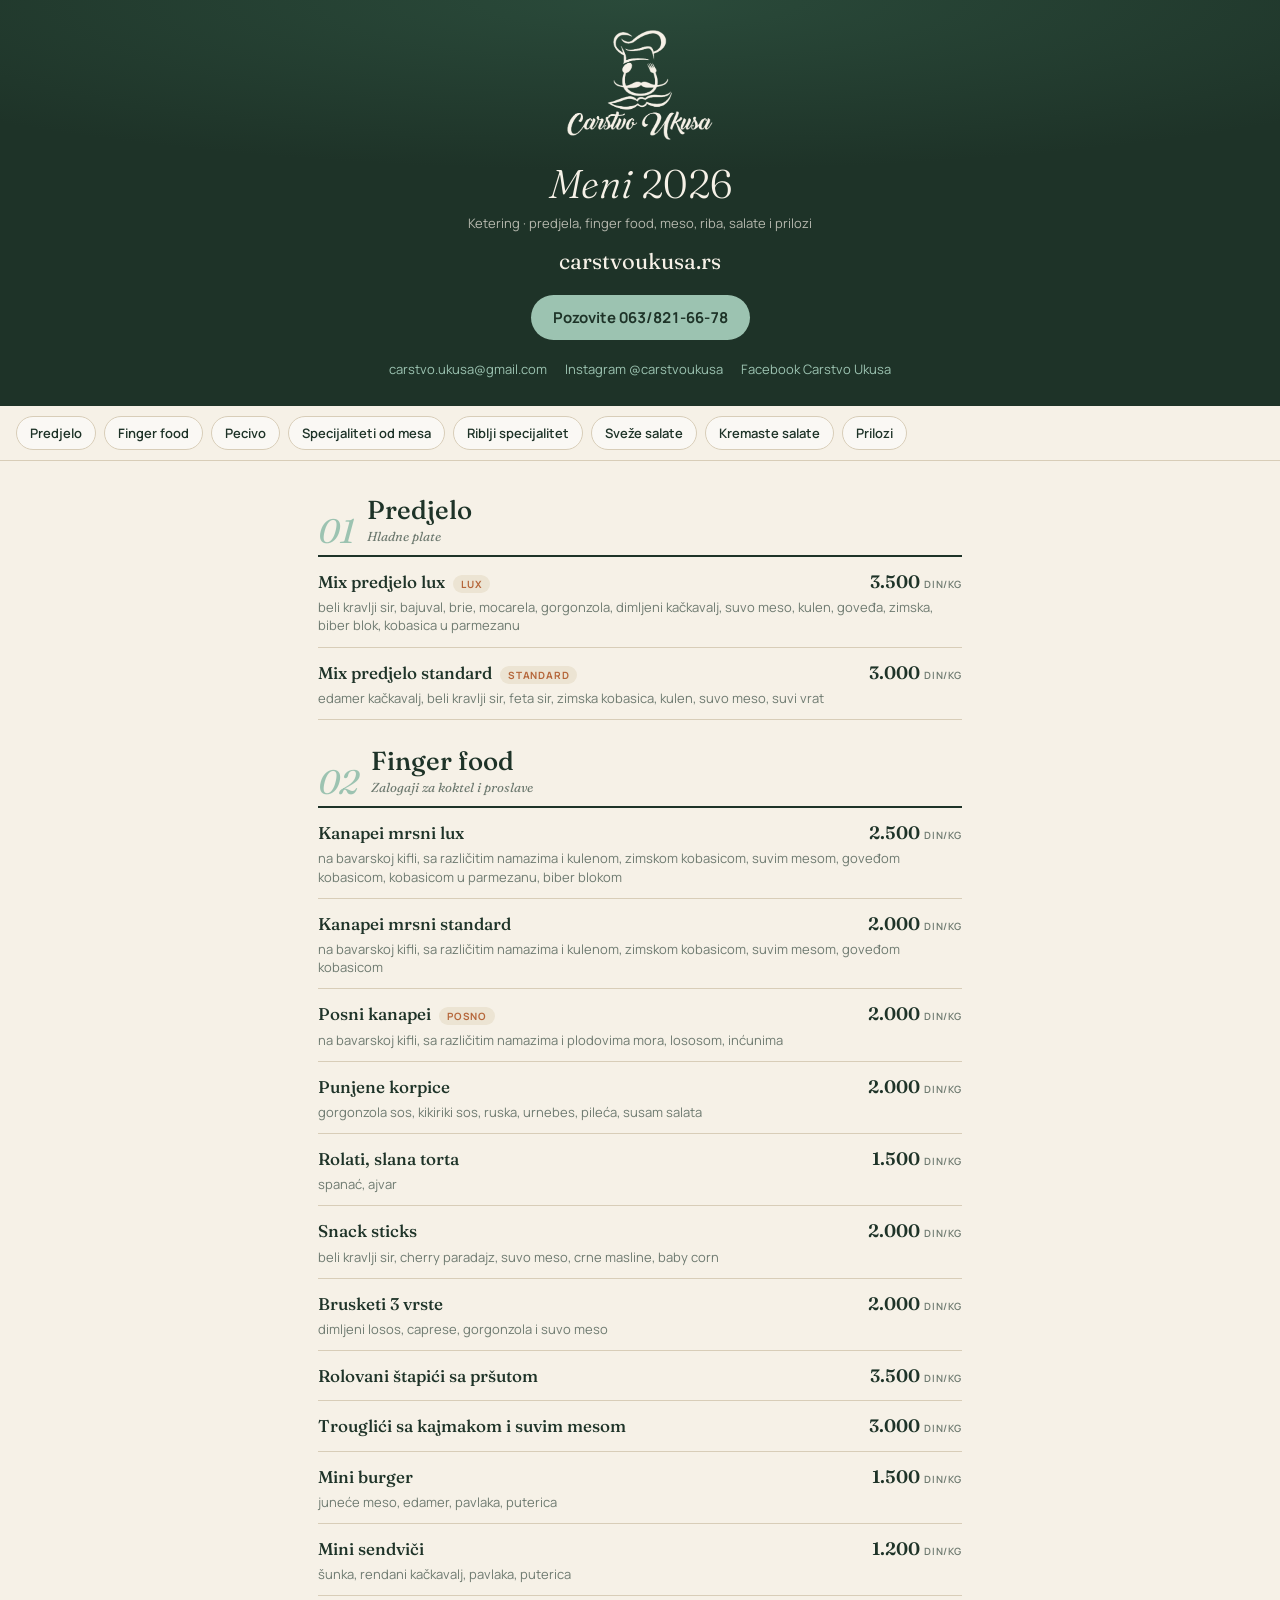
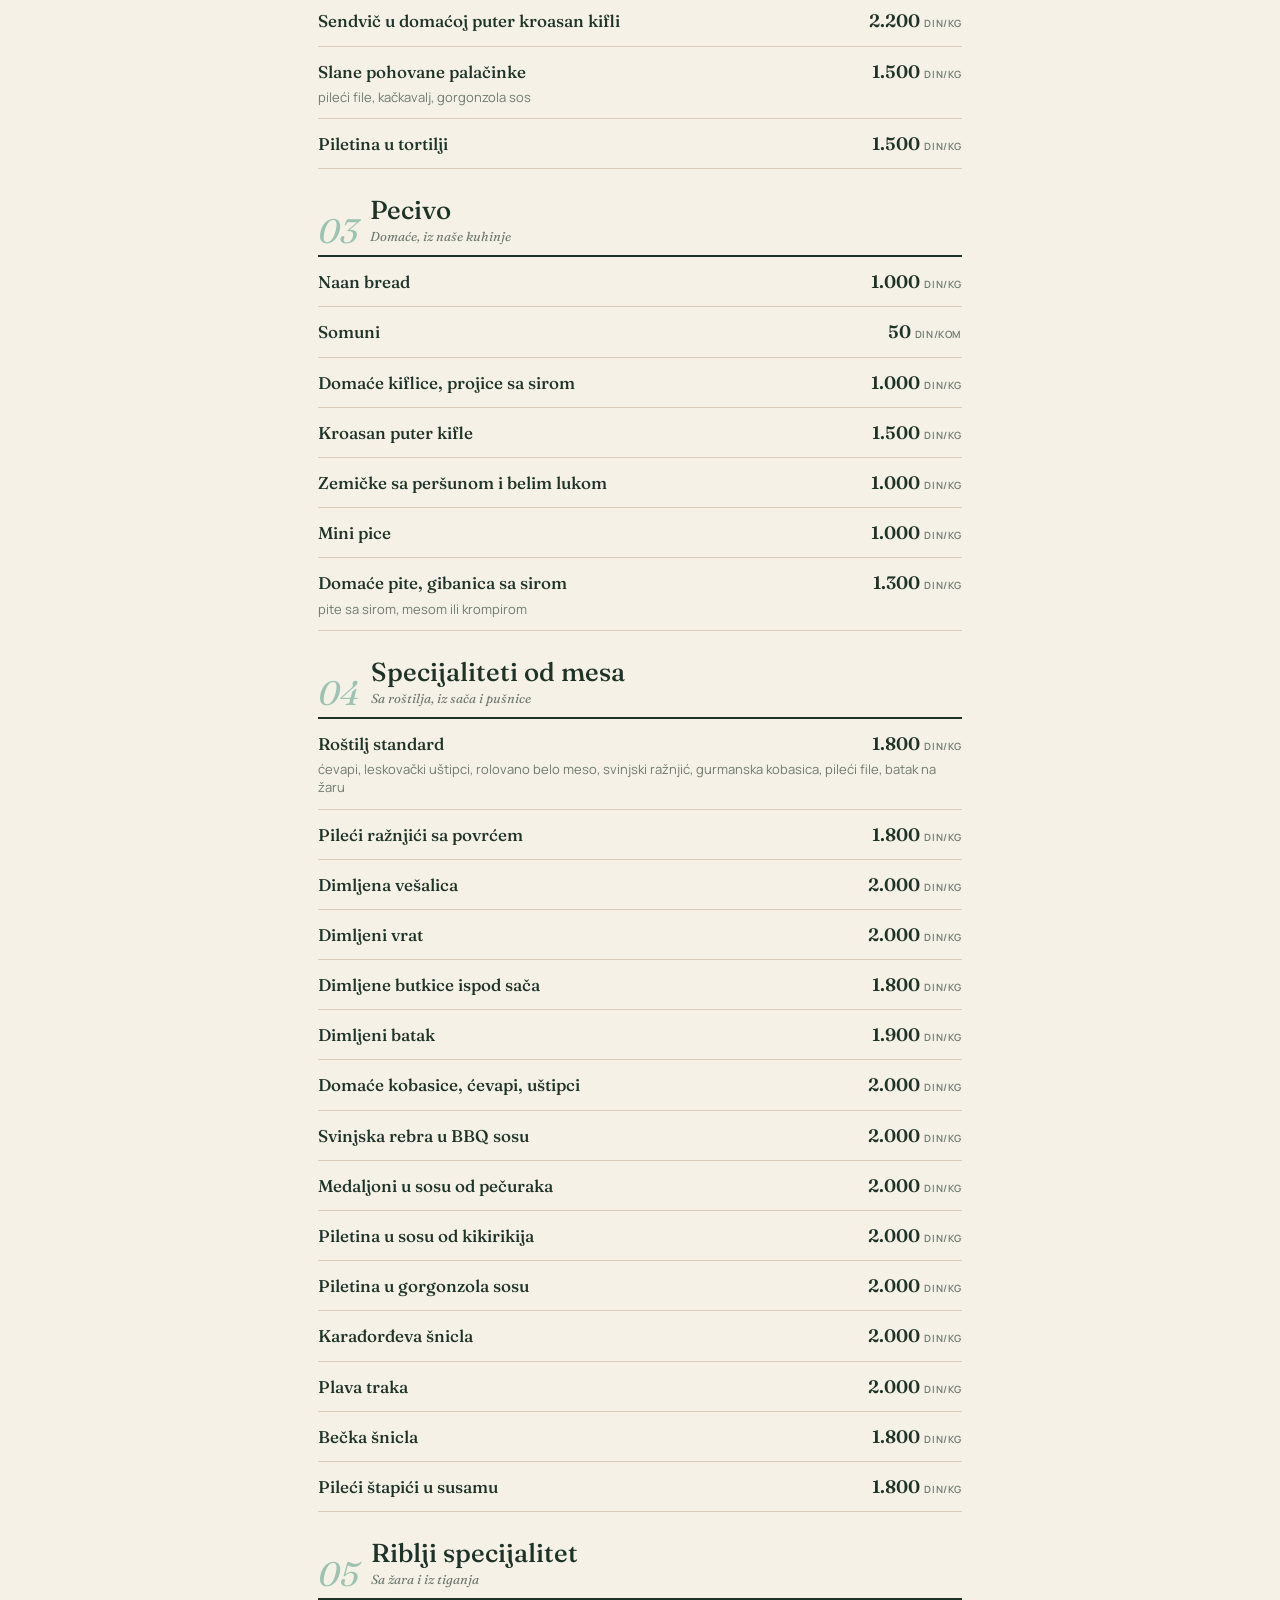
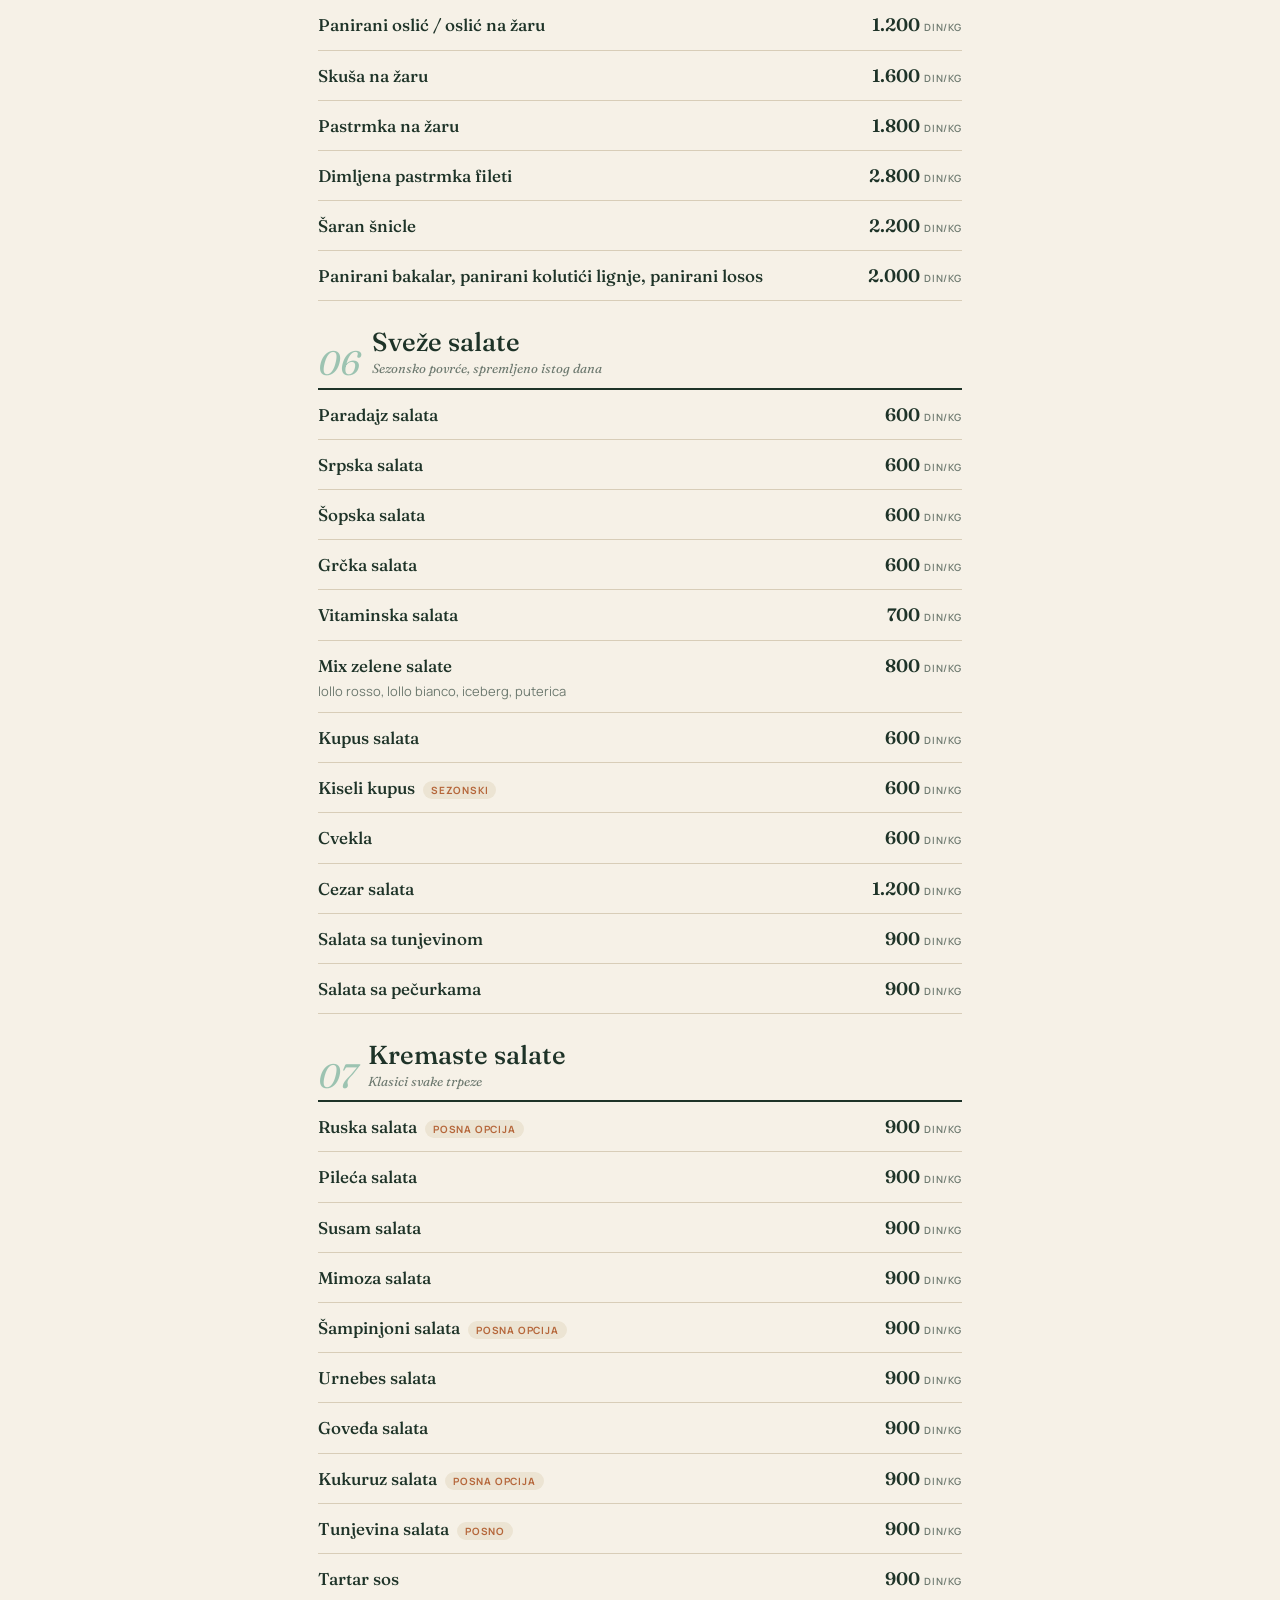
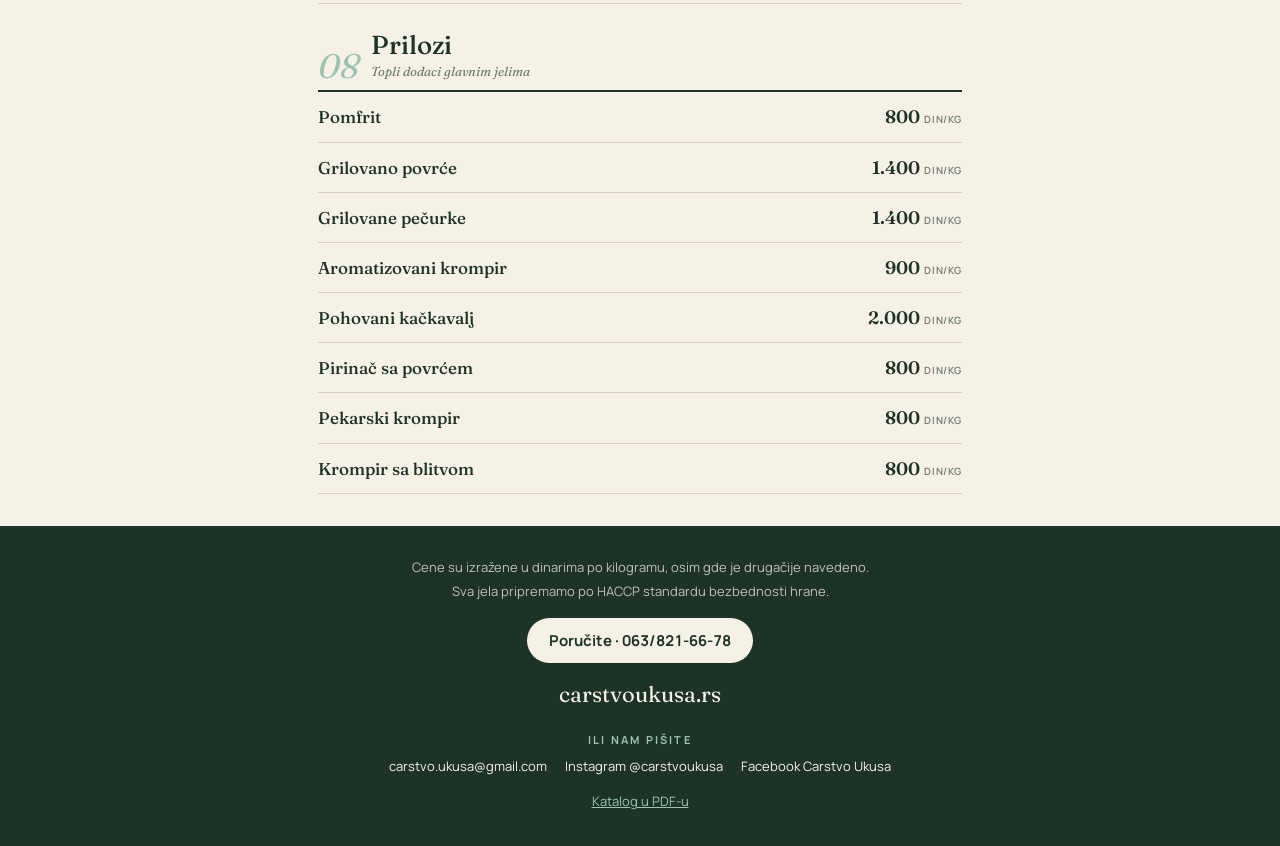
<file: docs/index.html>
<!doctype html>
<html lang="sr-Latn"><head><meta charset="utf-8">
<meta name="viewport" content="width=device-width, initial-scale=1, viewport-fit=cover">
<meta name="theme-color" content="#1E3328">
<meta name="robots" content="noindex">
<title>Carstvo Ukusa — Meni 2026</title>
<!-- Stari QR kodovi (štampani pre 2026-10-20) vode na GitHub Pages: preusmeri na živi sajt. Lokalni print (file://) ostaje. -->
<script>if(/github\.io$/.test(location.hostname))location.replace("https://carstvoukusa.rs/meni/");</script>
<link rel="icon" href="logo.png">
<link rel="preconnect" href="https://fonts.gstatic.com" crossorigin>
<link href="https://fonts.googleapis.com/css2?family=Fraunces:ital,opsz,wght@0,9..144,300..700;1,9..144,300..700&family=Manrope:wght@400;500;600;700&display=swap&subset=latin-ext" rel="stylesheet">
<style>:root { --ink:#1E3328; --paper:#F6F1E7; --paper-2:#ECE4D3; --line:#D8CDB8; --muted:#6E7A70; --sage:#9CC3B1; --terra:#B5663A; }
* { box-sizing:border-box; margin:0; padding:0; }
html { -webkit-text-size-adjust:100%; }
body { font-family:"Manrope","Segoe UI",sans-serif; background:var(--paper); color:var(--ink); font-feature-settings:"lnum","tnum"; line-height:1.4; }
.hero { background:radial-gradient(120% 70% at 50% 0%,#2A4A3A 0%,transparent 60%),var(--ink); color:var(--paper); text-align:center; padding:calc(28px + env(safe-area-inset-top)) 20px 28px; }
.hero img { width:150px; max-width:60%; }
.hero h1 { font-family:"Fraunces",Georgia,serif; font-weight:300; font-size:40px; line-height:1; margin-top:16px; }
.hero h1 em { font-style:italic; }
.hero p { margin-top:10px; font-size:13px; color:rgba(246,241,231,.7); }
.call { display:inline-block; margin-top:18px; padding:12px 22px; border-radius:999px; background:var(--sage); color:var(--ink); font-weight:700; font-size:15px; text-decoration:none; }
.nav { position:sticky; top:0; z-index:5; background:rgba(246,241,231,.94); backdrop-filter:blur(8px); border-bottom:1px solid var(--line); }
.nav div { display:flex; gap:8px; overflow-x:auto; padding:10px 16px; scrollbar-width:none; -webkit-overflow-scrolling:touch; }
.nav div::-webkit-scrollbar { display:none; }
.nav a { flex:none; padding:7px 13px; border:1px solid var(--line); border-radius:999px; font-size:13px; font-weight:600; color:var(--ink); text-decoration:none; background:#fff8; }
main { max-width:680px; margin:0 auto; padding:8px 18px 32px; }
section { padding-top:28px; scroll-margin-top:58px; }
section header { display:flex; align-items:flex-end; gap:12px; padding-bottom:10px; border-bottom:2px solid var(--ink); }
.num { font-family:"Fraunces",Georgia,serif; font-style:italic; font-size:34px; line-height:.8; color:var(--sage); }
section h2 { font-family:"Fraunces",Georgia,serif; font-weight:500; font-size:26px; line-height:1; }
section header p { font-family:"Fraunces",Georgia,serif; font-style:italic; font-size:13px; color:var(--muted); margin-top:4px; }
ul { list-style:none; }
li { padding:12px 0; border-bottom:1px solid var(--line); }
.row { display:flex; justify-content:space-between; align-items:baseline; gap:12px; }
.name { font-family:"Fraunces",Georgia,serif; font-weight:500; font-size:17px; }
.tag { display:inline-block; margin-left:8px; padding:2px 8px; border-radius:999px; background:var(--paper-2); color:var(--terra); font-family:"Manrope",sans-serif; font-size:10px; font-weight:700; letter-spacing:.08em; text-transform:uppercase; vertical-align:middle; }
.price { flex:none; font-family:"Fraunces",Georgia,serif; font-size:18px; font-weight:600; }
.price small { font-family:"Manrope",sans-serif; font-size:10px; font-weight:600; letter-spacing:.06em; color:var(--muted); margin-left:4px; text-transform:uppercase; }
.desc { margin-top:4px; font-size:13px; color:var(--muted); }
footer { background:var(--ink); color:rgba(246,241,231,.75); text-align:center; padding:32px 20px calc(36px + env(safe-area-inset-bottom)); font-size:13px; }
footer p + p { margin-top:6px; }
footer .call { background:var(--paper); }
.pdf { display:block; margin-top:16px; color:var(--sage); font-size:13px; }
.links { display:flex; flex-wrap:wrap; justify-content:center; gap:6px 18px; margin-top:18px; font-size:13px; }
.links a { color:var(--sage); text-decoration:none; white-space:nowrap; }
.hero .links { margin-top:20px; }
.hero .site, footer .site { margin-top:14px; font-family:"Fraunces",Georgia,serif; font-size:22px; font-weight:400; color:var(--paper); }
.hero .site a, footer .site a { color:var(--paper); text-decoration:none; }
footer .site { margin-top:16px; }
.write { margin-top:22px; font-size:11px; letter-spacing:.2em; text-transform:uppercase; font-weight:700; color:var(--sage); }
footer .write + .links { margin-top:10px; }
footer .links a { color:var(--paper); }

/* štampa / PDF katalog: ista stranica na A4 */
@media print {
  @page { size:A4; margin:0; }
  body { -webkit-print-color-adjust:exact; print-color-adjust:exact; }
  .nav, .pdf { display:none; }
  .hero { padding:26mm 20mm 24mm; }
  .hero img { width:64mm; }
  .hero h1 { font-size:44pt; }
  .hero p { font-size:10.5pt; }
  .call { font-size:12pt; padding:4.5mm 9mm; }
  .links { font-size:9.5pt; gap:2mm 7mm; margin-top:7mm; }
  .hero .site, footer .site { font-size:17pt; margin-top:5mm; }
  .write { font-size:8pt; margin-top:9mm; }
  footer .write + .links { margin-top:3mm; }
  main { max-width:none; padding:2mm 20mm 12mm; }
  section { padding-top:11mm; }
  section header { break-after:avoid; }
  li { break-inside:avoid; }
  .name { font-size:11.5pt; }
  .price { font-size:12pt; }
  .price small { font-size:7pt; }
  .desc { font-size:8.5pt; }
  .tag { font-size:7pt; }
  footer { break-before:page; padding:40mm 20mm; font-size:10pt; min-height:297mm; display:flex; flex-direction:column; align-items:center; justify-content:center; }
}
</style></head>
<body>
<header class="hero">
  <img src="logo.png" alt="Carstvo Ukusa">
  <h1><em>Meni</em> 2026</h1>
  <p>Ketering · predjela, finger food, meso, riba, salate i prilozi</p>
  <p class="site"><a href="https://carstvoukusa.rs">carstvoukusa.rs</a></p>
  <a class="call" href="tel:+381638216678">Pozovite 063/821-66-78</a>
  <p class="links"><a href="mailto:carstvo.ukusa@gmail.com">carstvo.ukusa@gmail.com</a><a href="https://www.instagram.com/carstvoukusa/">Instagram @carstvoukusa</a><a href="https://www.facebook.com/CarstvoUkusaCatering/">Facebook Carstvo Ukusa</a></p>
</header>
<nav class="nav"><div><a href="#s1">Predjelo</a><a href="#s2">Finger food</a><a href="#s3">Pecivo</a><a href="#s4">Specijaliteti od mesa</a><a href="#s5">Riblji specijalitet</a><a href="#s6">Sveže salate</a><a href="#s7">Kremaste salate</a><a href="#s8">Prilozi</a></div></nav>
<main><section id="s1">
<header><span class="num">01</span><div><h2>Predjelo</h2><p>Hladne plate</p></div></header>
<ul><li><div class="row"><span class="name">Mix predjelo lux<span class="tag">Lux</span></span><span class="price">3.500<small>din/kg</small></span></div><p class="desc">beli kravlji sir, bajuval, brie, mocarela, gorgonzola, dimljeni kačkavalj, suvo meso, kulen, goveđa, zimska, biber blok, kobasica u parmezanu</p></li><li><div class="row"><span class="name">Mix predjelo standard<span class="tag">Standard</span></span><span class="price">3.000<small>din/kg</small></span></div><p class="desc">edamer kačkavalj, beli kravlji sir, feta sir, zimska kobasica, kulen, suvo meso, suvi vrat</p></li></ul>
</section><section id="s2">
<header><span class="num">02</span><div><h2>Finger food</h2><p>Zalogaji za koktel i proslave</p></div></header>
<ul><li><div class="row"><span class="name">Kanapei mrsni lux</span><span class="price">2.500<small>din/kg</small></span></div><p class="desc">na bavarskoj kifli, sa različitim namazima i kulenom, zimskom kobasicom, suvim mesom, goveđom kobasicom, kobasicom u parmezanu, biber blokom</p></li><li><div class="row"><span class="name">Kanapei mrsni standard</span><span class="price">2.000<small>din/kg</small></span></div><p class="desc">na bavarskoj kifli, sa različitim namazima i kulenom, zimskom kobasicom, suvim mesom, goveđom kobasicom</p></li><li><div class="row"><span class="name">Posni kanapei<span class="tag">posno</span></span><span class="price">2.000<small>din/kg</small></span></div><p class="desc">na bavarskoj kifli, sa različitim namazima i plodovima mora, lososom, inćunima</p></li><li><div class="row"><span class="name">Punjene korpice</span><span class="price">2.000<small>din/kg</small></span></div><p class="desc">gorgonzola sos, kikiriki sos, ruska, urnebes, pileća, susam salata</p></li><li><div class="row"><span class="name">Rolati, slana torta</span><span class="price">1.500<small>din/kg</small></span></div><p class="desc">spanać, ajvar</p></li><li><div class="row"><span class="name">Snack sticks</span><span class="price">2.000<small>din/kg</small></span></div><p class="desc">beli kravlji sir, cherry paradajz, suvo meso, crne masline, baby corn</p></li><li><div class="row"><span class="name">Brusketi 3 vrste</span><span class="price">2.000<small>din/kg</small></span></div><p class="desc">dimljeni losos, caprese, gorgonzola i suvo meso</p></li><li><div class="row"><span class="name">Rolovani štapići sa pršutom</span><span class="price">3.500<small>din/kg</small></span></div></li><li><div class="row"><span class="name">Trouglići sa kajmakom i suvim mesom</span><span class="price">3.000<small>din/kg</small></span></div></li><li><div class="row"><span class="name">Mini burger</span><span class="price">1.500<small>din/kg</small></span></div><p class="desc">juneće meso, edamer, pavlaka, puterica</p></li><li><div class="row"><span class="name">Mini sendviči</span><span class="price">1.200<small>din/kg</small></span></div><p class="desc">šunka, rendani kačkavalj, pavlaka, puterica</p></li><li><div class="row"><span class="name">Sendvič u domaćoj puter kroasan kifli</span><span class="price">2.200<small>din/kg</small></span></div></li><li><div class="row"><span class="name">Slane pohovane palačinke</span><span class="price">1.500<small>din/kg</small></span></div><p class="desc">pileći file, kačkavalj, gorgonzola sos</p></li><li><div class="row"><span class="name">Piletina u tortilji</span><span class="price">1.500<small>din/kg</small></span></div></li></ul>
</section><section id="s3">
<header><span class="num">03</span><div><h2>Pecivo</h2><p>Domaće, iz naše kuhinje</p></div></header>
<ul><li><div class="row"><span class="name">Naan bread</span><span class="price">1.000<small>din/kg</small></span></div></li><li><div class="row"><span class="name">Somuni</span><span class="price">50<small>din/kom</small></span></div></li><li><div class="row"><span class="name">Domaće kiflice, projice sa sirom</span><span class="price">1.000<small>din/kg</small></span></div></li><li><div class="row"><span class="name">Kroasan puter kifle</span><span class="price">1.500<small>din/kg</small></span></div></li><li><div class="row"><span class="name">Zemičke sa peršunom i belim lukom</span><span class="price">1.000<small>din/kg</small></span></div></li><li><div class="row"><span class="name">Mini pice</span><span class="price">1.000<small>din/kg</small></span></div></li><li><div class="row"><span class="name">Domaće pite, gibanica sa sirom</span><span class="price">1.300<small>din/kg</small></span></div><p class="desc">pite sa sirom, mesom ili krompirom</p></li></ul>
</section><section id="s4">
<header><span class="num">04</span><div><h2>Specijaliteti od mesa</h2><p>Sa roštilja, iz sača i pušnice</p></div></header>
<ul><li><div class="row"><span class="name">Roštilj standard</span><span class="price">1.800<small>din/kg</small></span></div><p class="desc">ćevapi, leskovački uštipci, rolovano belo meso, svinjski ražnjić, gurmanska kobasica, pileći file, batak na žaru</p></li><li><div class="row"><span class="name">Pileći ražnjići sa povrćem</span><span class="price">1.800<small>din/kg</small></span></div></li><li><div class="row"><span class="name">Dimljena vešalica</span><span class="price">2.000<small>din/kg</small></span></div></li><li><div class="row"><span class="name">Dimljeni vrat</span><span class="price">2.000<small>din/kg</small></span></div></li><li><div class="row"><span class="name">Dimljene butkice ispod sača</span><span class="price">1.800<small>din/kg</small></span></div></li><li><div class="row"><span class="name">Dimljeni batak</span><span class="price">1.900<small>din/kg</small></span></div></li><li><div class="row"><span class="name">Domaće kobasice, ćevapi, uštipci</span><span class="price">2.000<small>din/kg</small></span></div></li><li><div class="row"><span class="name">Svinjska rebra u BBQ sosu</span><span class="price">2.000<small>din/kg</small></span></div></li><li><div class="row"><span class="name">Medaljoni u sosu od pečuraka</span><span class="price">2.000<small>din/kg</small></span></div></li><li><div class="row"><span class="name">Piletina u sosu od kikirikija</span><span class="price">2.000<small>din/kg</small></span></div></li><li><div class="row"><span class="name">Piletina u gorgonzola sosu</span><span class="price">2.000<small>din/kg</small></span></div></li><li><div class="row"><span class="name">Karađorđeva šnicla</span><span class="price">2.000<small>din/kg</small></span></div></li><li><div class="row"><span class="name">Plava traka</span><span class="price">2.000<small>din/kg</small></span></div></li><li><div class="row"><span class="name">Bečka šnicla</span><span class="price">1.800<small>din/kg</small></span></div></li><li><div class="row"><span class="name">Pileći štapići u susamu</span><span class="price">1.800<small>din/kg</small></span></div></li></ul>
</section><section id="s5">
<header><span class="num">05</span><div><h2>Riblji specijalitet</h2><p>Sa žara i iz tiganja</p></div></header>
<ul><li><div class="row"><span class="name">Panirani oslić / oslić na žaru</span><span class="price">1.200<small>din/kg</small></span></div></li><li><div class="row"><span class="name">Skuša na žaru</span><span class="price">1.600<small>din/kg</small></span></div></li><li><div class="row"><span class="name">Pastrmka na žaru</span><span class="price">1.800<small>din/kg</small></span></div></li><li><div class="row"><span class="name">Dimljena pastrmka fileti</span><span class="price">2.800<small>din/kg</small></span></div></li><li><div class="row"><span class="name">Šaran šnicle</span><span class="price">2.200<small>din/kg</small></span></div></li><li><div class="row"><span class="name">Panirani bakalar, panirani kolutići lignje, panirani losos</span><span class="price">2.000<small>din/kg</small></span></div></li></ul>
</section><section id="s6">
<header><span class="num">06</span><div><h2>Sveže salate</h2><p>Sezonsko povrće, spremljeno istog dana</p></div></header>
<ul><li><div class="row"><span class="name">Paradajz salata</span><span class="price">600<small>din/kg</small></span></div></li><li><div class="row"><span class="name">Srpska salata</span><span class="price">600<small>din/kg</small></span></div></li><li><div class="row"><span class="name">Šopska salata</span><span class="price">600<small>din/kg</small></span></div></li><li><div class="row"><span class="name">Grčka salata</span><span class="price">600<small>din/kg</small></span></div></li><li><div class="row"><span class="name">Vitaminska salata</span><span class="price">700<small>din/kg</small></span></div></li><li><div class="row"><span class="name">Mix zelene salate</span><span class="price">800<small>din/kg</small></span></div><p class="desc">lollo rosso, lollo bianco, iceberg, puterica</p></li><li><div class="row"><span class="name">Kupus salata</span><span class="price">600<small>din/kg</small></span></div></li><li><div class="row"><span class="name">Kiseli kupus<span class="tag">sezonski</span></span><span class="price">600<small>din/kg</small></span></div></li><li><div class="row"><span class="name">Cvekla</span><span class="price">600<small>din/kg</small></span></div></li><li><div class="row"><span class="name">Cezar salata</span><span class="price">1.200<small>din/kg</small></span></div></li><li><div class="row"><span class="name">Salata sa tunjevinom</span><span class="price">900<small>din/kg</small></span></div></li><li><div class="row"><span class="name">Salata sa pečurkama</span><span class="price">900<small>din/kg</small></span></div></li></ul>
</section><section id="s7">
<header><span class="num">07</span><div><h2>Kremaste salate</h2><p>Klasici svake trpeze</p></div></header>
<ul><li><div class="row"><span class="name">Ruska salata<span class="tag">posna opcija</span></span><span class="price">900<small>din/kg</small></span></div></li><li><div class="row"><span class="name">Pileća salata</span><span class="price">900<small>din/kg</small></span></div></li><li><div class="row"><span class="name">Susam salata</span><span class="price">900<small>din/kg</small></span></div></li><li><div class="row"><span class="name">Mimoza salata</span><span class="price">900<small>din/kg</small></span></div></li><li><div class="row"><span class="name">Šampinjoni salata<span class="tag">posna opcija</span></span><span class="price">900<small>din/kg</small></span></div></li><li><div class="row"><span class="name">Urnebes salata</span><span class="price">900<small>din/kg</small></span></div></li><li><div class="row"><span class="name">Goveđa salata</span><span class="price">900<small>din/kg</small></span></div></li><li><div class="row"><span class="name">Kukuruz salata<span class="tag">posna opcija</span></span><span class="price">900<small>din/kg</small></span></div></li><li><div class="row"><span class="name">Tunjevina salata<span class="tag">posno</span></span><span class="price">900<small>din/kg</small></span></div></li><li><div class="row"><span class="name">Tartar sos</span><span class="price">900<small>din/kg</small></span></div></li></ul>
</section><section id="s8">
<header><span class="num">08</span><div><h2>Prilozi</h2><p>Topli dodaci glavnim jelima</p></div></header>
<ul><li><div class="row"><span class="name">Pomfrit</span><span class="price">800<small>din/kg</small></span></div></li><li><div class="row"><span class="name">Grilovano povrće</span><span class="price">1.400<small>din/kg</small></span></div></li><li><div class="row"><span class="name">Grilovane pečurke</span><span class="price">1.400<small>din/kg</small></span></div></li><li><div class="row"><span class="name">Aromatizovani krompir</span><span class="price">900<small>din/kg</small></span></div></li><li><div class="row"><span class="name">Pohovani kačkavalj</span><span class="price">2.000<small>din/kg</small></span></div></li><li><div class="row"><span class="name">Pirinač sa povrćem</span><span class="price">800<small>din/kg</small></span></div></li><li><div class="row"><span class="name">Pekarski krompir</span><span class="price">800<small>din/kg</small></span></div></li><li><div class="row"><span class="name">Krompir sa blitvom</span><span class="price">800<small>din/kg</small></span></div></li></ul>
</section></main>
<footer>
  <p>Cene su izražene u dinarima po kilogramu, osim gde je drugačije navedeno.</p>
  <p>Sva jela pripremamo po HACCP standardu bezbednosti hrane.</p>
  <a class="call" href="tel:+381638216678">Poručite · 063/821-66-78</a>
  <p class="site"><a href="https://carstvoukusa.rs">carstvoukusa.rs</a></p>
  <p class="write">Ili nam pišite</p>
  <p class="links"><a href="mailto:carstvo.ukusa@gmail.com">carstvo.ukusa@gmail.com</a><a href="https://www.instagram.com/carstvoukusa/">Instagram @carstvoukusa</a><a href="https://www.facebook.com/CarstvoUkusaCatering/">Facebook Carstvo Ukusa</a></p>
  <a class="pdf" href="katalog.pdf">Katalog u PDF-u</a>
</footer>
</body></html>
</file>
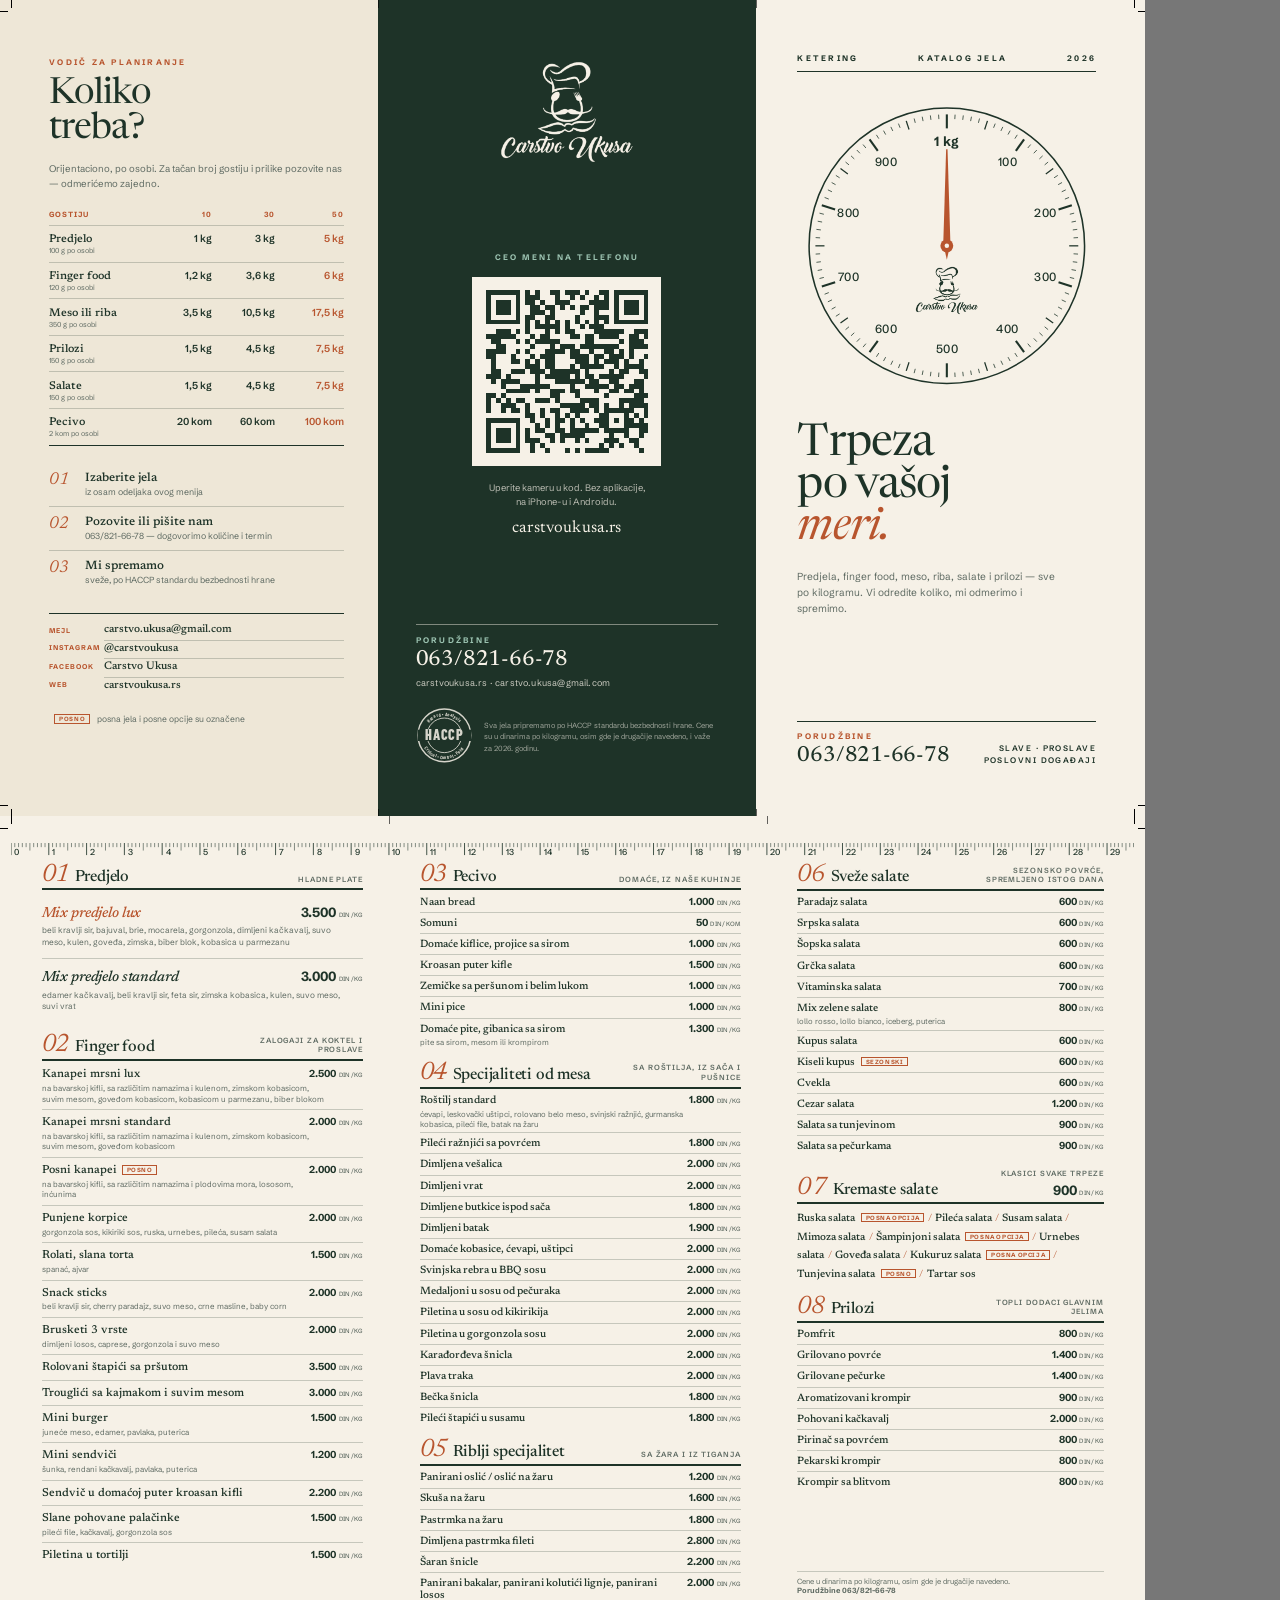
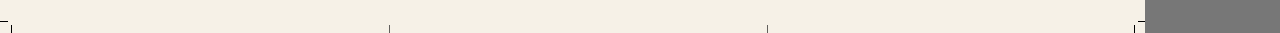
<file: flajer.html>
<!doctype html><html lang="sr-Latn"><head><meta charset="utf-8"><title>Carstvo Ukusa — flajer 2026</title>
<link rel="preconnect" href="https://fonts.googleapis.com"><link rel="preconnect" href="https://fonts.gstatic.com" crossorigin>
<link href="https://fonts.googleapis.com/css2?family=Newsreader:ital,opsz,wght@0,6..72,300..800;1,6..72,300..800&family=Schibsted+Grotesk:ital,wght@0,400..900;1,400..900&family=Barlow+Condensed:wght@700;800&display=block&subset=latin-ext" rel="stylesheet">
<style>
@page { size: 303mm 216mm; margin: 0; }
* { box-sizing: border-box; margin: 0; padding: 0; }
body { font-family: "Schibsted Grotesk", sans-serif; color: #1E3328; -webkit-print-color-adjust: exact; print-color-adjust: exact;
  font-feature-settings: "lnum", "kern"; background: #777; }
.tel { font-feature-settings: "lnum", "tnum"; }
.sheet { position: relative; width: 303mm; height: 216mm; overflow: hidden; page-break-after: always; background: #F6F1E7; }
.sheet:last-child { page-break-after: auto; }
.panel { position: absolute; top: 0; height: 216mm; padding-top: 3mm; padding-bottom: 3mm; overflow: hidden; }
.flap  { left: 0; width: 100mm; padding-left: 3mm; }
.back  { left: 100mm; width: 100mm; }
.front { left: 200mm; width: 103mm; padding-right: 3mm; }
.sheet.inside .panel:nth-child(1) { left: 0; width: 103mm; padding-left: 3mm; }
.sheet.inside .panel:nth-child(2) { left: 103mm; width: 100mm; }
.sheet.inside .panel:nth-child(3) { left: 203mm; width: 100mm; padding-right: 3mm; }

h1, h2, h3, .n, .plate b, .flow, .tel, .num, .steps b { font-family: "Newsreader", serif; }
.lbl, .kick, .fk, .bk { font-size: 6pt; letter-spacing: .28em; text-transform: uppercase; font-weight: 700; }

/* ---- prednja korica: vaga ---- */
.front { padding: 14mm 13mm 13mm 11mm; display: flex; flex-direction: column; }
.kick { display: flex; justify-content: space-between; color: #1E3328; border-bottom: 0.5mm solid #1E3328; padding-bottom: 2.2mm; }
.dialwrap { position: relative; width: 74mm; height: 74mm; margin: 9mm auto 0; }
.dial { width: 100%; height: 100%; display: block; }
.dial-logo { position: absolute; left: 50%; top: 57%; width: 17mm; transform: translateX(-50%); }
.front h1 { margin-top: 10mm; font-weight: 400; font-variation-settings: "opsz" 72; font-size: 33pt; line-height: .96; letter-spacing: -.02em; }
.front h1 em { font-style: italic; color: #B8552E; }
.lede { margin-top: 5mm; font-size: 7.6pt; line-height: 1.55; color: #5F6B63; max-width: 70mm; }
.bottom { margin-top: auto; display: flex; justify-content: space-between; align-items: flex-end; border-top: 0.5mm solid #1E3328; padding-top: 2.6mm; }
.lbl { display: block; color: #B8552E; margin-bottom: 1mm; }
.lbl.r { text-align: right; color: #1E3328; line-height: 1.6; margin: 0; font-weight: 600; letter-spacing: .18em; }
.tel { font-size: 16.5pt; font-weight: 500; color: inherit; text-decoration: none; white-space: nowrap; letter-spacing: -.01em; line-height: 1; }

/* ---- zadnja korica: QR ---- */
.back { background: #1E3328; color: #F6F1E7; padding: 14mm 10mm 13mm; display: flex; flex-direction: column; align-items: center; text-align: center; }
.back .logo-s { width: 36mm; margin-top: 2mm; }
.back .mid { margin: auto 0; display: flex; flex-direction: column; align-items: center; }
.bk { color: #9CC3B1; }
.qrbox { margin-top: 4mm; width: 50mm; height: 50mm; padding: 3.5mm; background: #F6F1E7; }
.qrbox svg { width: 100%; height: 100%; display: block; }
.hint { margin-top: 4mm; font-size: 7pt; line-height: 1.5; color: rgba(246,241,231,.72); }
.site { margin-top: 3mm; font-family: "Newsreader", serif; font-size: 12.5pt; color: #F6F1E7; letter-spacing: .01em; }
.web { display: block; margin-top: 1.6mm; font-size: 6.8pt; color: rgba(246,241,231,.8); letter-spacing: .02em; }
.bbot { width: 100%; }
.bline { text-align: left; border-top: 0.4mm solid rgba(246,241,231,.45); padding-top: 2.6mm; }
.bline .lbl { color: #9CC3B1; }
.fine { margin-top: 5mm; display: flex; gap: 3mm; align-items: center; text-align: left; }
.fine p { font-size: 5.6pt; line-height: 1.5; color: rgba(246,241,231,.6); }
.seal-back { width: 15mm; height: 15mm; flex: none; opacity: .85; }

/* ---- flap: koliko treba ---- */
.flap { background: #EEE7D7; padding-top: 15mm; padding-right: 9mm; padding-bottom: 13mm; padding-left: 13mm; display: flex; flex-direction: column; }
.fk { color: #B8552E; }
.flap h3 { margin-top: 3mm; font-weight: 400; font-variation-settings: "opsz" 72; font-size: 27pt; line-height: .96; letter-spacing: -.02em; }
.ft { margin-top: 4mm; font-size: 7.2pt; line-height: 1.5; color: #5F6B63; }
.plan { width: 100%; border-collapse: collapse; margin-top: 5mm; font-size: 7.2pt; }
.plan th, .plan td { text-align: right; padding: 1.7mm 0 1.6mm; border-top: 0.18mm solid rgba(30,51,40,.22); vertical-align: baseline; white-space: nowrap; }
.plan thead th { font-size: 5.6pt; letter-spacing: .14em; text-transform: uppercase; color: #B8552E; border-top: 0; padding-top: 0; font-weight: 700; }
.plan thead th:first-child { text-align: left; }
.plan tbody th { text-align: left; font-family: "Newsreader", serif; font-weight: 500; font-size: 8.2pt; }
.plan tbody th small { display: block; font-family: "Schibsted Grotesk", sans-serif; font-weight: 400; font-size: 5.4pt; color: #5F6B63; margin-top: .3mm; }
.plan td { font-weight: 600; font-size: 7.6pt; padding-left: 2mm; }
.plan td:last-child { color: #B8552E; }
.plan tbody tr:last-child td, .plan tbody tr:last-child th { border-bottom: 0.45mm solid #1E3328; }
.steps { list-style: none; counter-reset: k; margin-top: 7mm; }
.steps li { counter-increment: k; display: grid; grid-template-columns: 8mm 1fr; column-gap: 1.5mm; padding: 2.4mm 0; border-top: 0.18mm solid rgba(30,51,40,.22); }
.steps li:first-child { border-top: 0; padding-top: 0; }
.steps li::before { content: counter(k, decimal-leading-zero); font-family: "Newsreader", serif; font-style: italic; font-size: 13pt; color: #B8552E; line-height: 1; grid-row: 1 / span 2; }
.steps b { display: block; font-weight: 500; font-size: 9pt; }
.steps span { display: block; font-size: 6.6pt; color: #5F6B63; margin-top: .5mm; }
.contact { margin-top: 5mm; display: grid; grid-template-columns: 13mm 1fr; column-gap: 1.5mm; row-gap: 0; border-top: 0.45mm solid #1E3328; padding-top: 2.2mm; }
.contact dt { font-size: 5.2pt; letter-spacing: .14em; text-transform: uppercase; color: #B8552E; font-weight: 700; align-self: baseline; padding-top: 1mm; }
.contact dd { font-family: "Newsreader", serif; font-weight: 500; font-size: 8.2pt; line-height: 1.15; padding: .6mm 0 .7mm; border-top: 0.18mm solid rgba(30,51,40,.22); font-variation-settings: "opsz" 14; }
.contact dd:first-of-type { border-top: 0; }
.contact a { color: inherit; text-decoration: none; }
.legend { margin-top: 5mm; display: flex; align-items: center; gap: 2mm; font-size: 6.4pt; color: #5F6B63; }

/* ---- unutra: ledger ---- */
.in { background: #F6F1E7; padding-top: 13mm; padding-bottom: 10mm; padding-left: 8mm; padding-right: 7mm; }
.sheet.inside .panel:nth-child(1) { padding-left: 11mm; }
.sheet.inside .panel:nth-child(3) { padding-right: 11mm; }
.ruler { position: absolute; left: 3mm; top: 7mm; }
.s { position: relative; }
.s + .s { margin-top: 3.4mm; }
.h { display: flex; justify-content: space-between; align-items: flex-end; padding-bottom: 1mm; border-bottom: 0.55mm solid #1E3328; margin-bottom: .4mm; }
.hl { display: flex; align-items: baseline; gap: 1.6mm; }
.num { font-style: italic; font-size: 19pt; line-height: .75; color: #B8552E; font-weight: 400; letter-spacing: -.02em; }
.h h2 { font-weight: 500; font-size: 12pt; line-height: .9; letter-spacing: -.012em; font-variation-settings: "opsz" 36; }
.hr { text-align: right; }
.hr p { font-size: 5.6pt; letter-spacing: .12em; text-transform: uppercase; color: #5F6B63; font-weight: 600; max-width: 34mm; line-height: 1.3; }
.hr .big { display: block; margin-top: .8mm; font-size: 10pt; }
.it { padding: .78mm 0; border-top: 0.16mm solid rgba(30,51,40,.22); }
.it:first-of-type { border-top: 0; }
.r { display: flex; justify-content: space-between; align-items: baseline; gap: 2mm; }
.n { font-weight: 500; font-size: 8pt; line-height: 1.15; font-variation-settings: "opsz" 14; }
.p { font-weight: 700; font-size: 7.6pt; white-space: nowrap; letter-spacing: -.01em; }
.p small { font-weight: 500; font-size: 4.6pt; letter-spacing: .06em; text-transform: uppercase; color: #5F6B63; margin-left: .7mm; }
.d { font-size: 5.8pt; line-height: 1.35; color: #5F6B63; margin-top: .35mm; padding-right: 10mm; }
.tag { display: inline-block; font-style: normal; font-family: "Schibsted Grotesk", sans-serif; font-weight: 700; font-size: 4.5pt; letter-spacing: .1em; text-transform: uppercase; color: #B8552E; border: 0.18mm solid #B8552E; padding: .25mm 1mm .15mm; margin-left: 1.4mm; vertical-align: .3mm; line-height: 1; }
.first .it { padding: 1.35mm 0; }
.first .n { font-size: 8.6pt; }
.first .d { font-size: 5.9pt; }
.plates { margin-top: 1.2mm; }
.plate { padding: 2.4mm 0 2.6mm; border-top: 0.16mm solid rgba(30,51,40,.22); }
.plate:first-child { border-top: 0; }
.pt { display: flex; justify-content: space-between; align-items: baseline; }
.plate b { font-weight: 500; font-style: italic; font-size: 11pt; letter-spacing: -.01em; }
.plate .p { font-size: 10pt; }
.plate.lux b { color: #B8552E; }
.plate p { margin-top: 1.2mm; font-size: 6.2pt; line-height: 1.4; color: #5F6B63; padding-right: 6mm; }
.flow { font-weight: 500; font-size: 8pt; line-height: 1.75; margin-top: 1.6mm; font-variation-settings: "opsz" 14; }
.sep { color: #B8552E; padding: 0 .3mm; font-weight: 300; }
.foot { position: absolute; left: 8mm; right: 11mm; bottom: 10mm; font-size: 5.6pt; color: #5F6B63; border-top: 0.16mm solid rgba(30,51,40,.22); padding-top: 1.4mm; }

.mark { position: absolute; background: #000; }
</style></head><body>
<div class="sheet outside"><div class="panel flap">
  <p class="fk">Vodič za planiranje</p>
  <h3>Koliko<br>treba?</h3>
  <p class="ft">Orijentaciono, po osobi. Za tačan broj gostiju i prilike pozovite nas — odmerićemo zajedno.</p>
  <table class="plan"><thead><tr><th>Gostiju</th><th>10</th><th>30</th><th>50</th></tr></thead><tbody><tr><th scope="row">Predjelo<small>100 g po osobi</small></th><td>1 kg</td><td>3 kg</td><td>5 kg</td></tr><tr><th scope="row">Finger food<small>120 g po osobi</small></th><td>1,2 kg</td><td>3,6 kg</td><td>6 kg</td></tr><tr><th scope="row">Meso ili riba<small>350 g po osobi</small></th><td>3,5 kg</td><td>10,5 kg</td><td>17,5 kg</td></tr><tr><th scope="row">Prilozi<small>150 g po osobi</small></th><td>1,5 kg</td><td>4,5 kg</td><td>7,5 kg</td></tr><tr><th scope="row">Salate<small>150 g po osobi</small></th><td>1,5 kg</td><td>4,5 kg</td><td>7,5 kg</td></tr><tr><th scope="row">Pecivo<small>2 kom po osobi</small></th><td>20 kom</td><td>60 kom</td><td>100 kom</td></tr></tbody></table>
  <ol class="steps">
    <li><b>Izaberite jela</b><span>iz osam odeljaka ovog menija</span></li>
    <li><b>Pozovite ili pišite nam</b><span>063/821-66-78 — dogovorimo količine i termin</span></li>
    <li><b>Mi spremamo</b><span>sveže, po HACCP standardu bezbednosti hrane</span></li>
  </ol>
  <dl class="contact">
    <dt>Mejl</dt><dd><a href="mailto:carstvo.ukusa@gmail.com">carstvo.ukusa@gmail.com</a></dd>
    <dt>Instagram</dt><dd><a href="https://www.instagram.com/carstvoukusa/">@carstvoukusa</a></dd>
    <dt>Facebook</dt><dd><a href="https://www.facebook.com/CarstvoUkusaCatering/">Carstvo Ukusa</a></dd>
    <dt>Web</dt><dd><a href="https://carstvoukusa.rs">carstvoukusa.rs</a></dd>
  </dl>
  <div class="legend"><i class="tag">posno</i><span>posna jela i posne opcije su označene</span></div>
</div><div class="panel back">
  <img class="logo-s" src="assets/logo-cream.png" alt="Carstvo Ukusa">
  <div class="mid">
    <p class="bk">Ceo meni na telefonu</p>
    <div class="qrbox"><svg xmlns="http://www.w3.org/2000/svg" viewBox="0 0 33 33" shape-rendering="crispEdges"><g fill="#1E3328"><rect x="0" y="0" width="1" height="1"/><rect x="1" y="0" width="1" height="1"/><rect x="2" y="0" width="1" height="1"/><rect x="3" y="0" width="1" height="1"/><rect x="4" y="0" width="1" height="1"/><rect x="5" y="0" width="1" height="1"/><rect x="6" y="0" width="1" height="1"/><rect x="8" y="0" width="1" height="1"/><rect x="10" y="0" width="1" height="1"/><rect x="13" y="0" width="1" height="1"/><rect x="14" y="0" width="1" height="1"/><rect x="16" y="0" width="1" height="1"/><rect x="17" y="0" width="1" height="1"/><rect x="18" y="0" width="1" height="1"/><rect x="20" y="0" width="1" height="1"/><rect x="23" y="0" width="1" height="1"/><rect x="24" y="0" width="1" height="1"/><rect x="26" y="0" width="1" height="1"/><rect x="27" y="0" width="1" height="1"/><rect x="28" y="0" width="1" height="1"/><rect x="29" y="0" width="1" height="1"/><rect x="30" y="0" width="1" height="1"/><rect x="31" y="0" width="1" height="1"/><rect x="32" y="0" width="1" height="1"/><rect x="0" y="1" width="1" height="1"/><rect x="6" y="1" width="1" height="1"/><rect x="8" y="1" width="1" height="1"/><rect x="9" y="1" width="1" height="1"/><rect x="10" y="1" width="1" height="1"/><rect x="14" y="1" width="1" height="1"/><rect x="17" y="1" width="1" height="1"/><rect x="19" y="1" width="1" height="1"/><rect x="22" y="1" width="1" height="1"/><rect x="24" y="1" width="1" height="1"/><rect x="26" y="1" width="1" height="1"/><rect x="32" y="1" width="1" height="1"/><rect x="0" y="2" width="1" height="1"/><rect x="2" y="2" width="1" height="1"/><rect x="3" y="2" width="1" height="1"/><rect x="4" y="2" width="1" height="1"/><rect x="6" y="2" width="1" height="1"/><rect x="8" y="2" width="1" height="1"/><rect x="9" y="2" width="1" height="1"/><rect x="11" y="2" width="1" height="1"/><rect x="14" y="2" width="1" height="1"/><rect x="15" y="2" width="1" height="1"/><rect x="16" y="2" width="1" height="1"/><rect x="21" y="2" width="1" height="1"/><rect x="22" y="2" width="1" height="1"/><rect x="23" y="2" width="1" height="1"/><rect x="24" y="2" width="1" height="1"/><rect x="26" y="2" width="1" height="1"/><rect x="28" y="2" width="1" height="1"/><rect x="29" y="2" width="1" height="1"/><rect x="30" y="2" width="1" height="1"/><rect x="32" y="2" width="1" height="1"/><rect x="0" y="3" width="1" height="1"/><rect x="2" y="3" width="1" height="1"/><rect x="3" y="3" width="1" height="1"/><rect x="4" y="3" width="1" height="1"/><rect x="6" y="3" width="1" height="1"/><rect x="9" y="3" width="1" height="1"/><rect x="10" y="3" width="1" height="1"/><rect x="12" y="3" width="1" height="1"/><rect x="13" y="3" width="1" height="1"/><rect x="15" y="3" width="1" height="1"/><rect x="17" y="3" width="1" height="1"/><rect x="19" y="3" width="1" height="1"/><rect x="20" y="3" width="1" height="1"/><rect x="22" y="3" width="1" height="1"/><rect x="23" y="3" width="1" height="1"/><rect x="24" y="3" width="1" height="1"/><rect x="26" y="3" width="1" height="1"/><rect x="28" y="3" width="1" height="1"/><rect x="29" y="3" width="1" height="1"/><rect x="30" y="3" width="1" height="1"/><rect x="32" y="3" width="1" height="1"/><rect x="0" y="4" width="1" height="1"/><rect x="2" y="4" width="1" height="1"/><rect x="3" y="4" width="1" height="1"/><rect x="4" y="4" width="1" height="1"/><rect x="6" y="4" width="1" height="1"/><rect x="9" y="4" width="1" height="1"/><rect x="10" y="4" width="1" height="1"/><rect x="11" y="4" width="1" height="1"/><rect x="13" y="4" width="1" height="1"/><rect x="19" y="4" width="1" height="1"/><rect x="22" y="4" width="1" height="1"/><rect x="26" y="4" width="1" height="1"/><rect x="28" y="4" width="1" height="1"/><rect x="29" y="4" width="1" height="1"/><rect x="30" y="4" width="1" height="1"/><rect x="32" y="4" width="1" height="1"/><rect x="0" y="5" width="1" height="1"/><rect x="6" y="5" width="1" height="1"/><rect x="8" y="5" width="1" height="1"/><rect x="9" y="5" width="1" height="1"/><rect x="12" y="5" width="1" height="1"/><rect x="13" y="5" width="1" height="1"/><rect x="18" y="5" width="1" height="1"/><rect x="22" y="5" width="1" height="1"/><rect x="23" y="5" width="1" height="1"/><rect x="24" y="5" width="1" height="1"/><rect x="26" y="5" width="1" height="1"/><rect x="32" y="5" width="1" height="1"/><rect x="0" y="6" width="1" height="1"/><rect x="1" y="6" width="1" height="1"/><rect x="2" y="6" width="1" height="1"/><rect x="3" y="6" width="1" height="1"/><rect x="4" y="6" width="1" height="1"/><rect x="5" y="6" width="1" height="1"/><rect x="6" y="6" width="1" height="1"/><rect x="8" y="6" width="1" height="1"/><rect x="10" y="6" width="1" height="1"/><rect x="12" y="6" width="1" height="1"/><rect x="14" y="6" width="1" height="1"/><rect x="16" y="6" width="1" height="1"/><rect x="18" y="6" width="1" height="1"/><rect x="20" y="6" width="1" height="1"/><rect x="22" y="6" width="1" height="1"/><rect x="24" y="6" width="1" height="1"/><rect x="26" y="6" width="1" height="1"/><rect x="27" y="6" width="1" height="1"/><rect x="28" y="6" width="1" height="1"/><rect x="29" y="6" width="1" height="1"/><rect x="30" y="6" width="1" height="1"/><rect x="31" y="6" width="1" height="1"/><rect x="32" y="6" width="1" height="1"/><rect x="8" y="7" width="1" height="1"/><rect x="10" y="7" width="1" height="1"/><rect x="11" y="7" width="1" height="1"/><rect x="12" y="7" width="1" height="1"/><rect x="13" y="7" width="1" height="1"/><rect x="14" y="7" width="1" height="1"/><rect x="16" y="7" width="1" height="1"/><rect x="19" y="7" width="1" height="1"/><rect x="21" y="7" width="1" height="1"/><rect x="22" y="7" width="1" height="1"/><rect x="23" y="7" width="1" height="1"/><rect x="2" y="8" width="1" height="1"/><rect x="3" y="8" width="1" height="1"/><rect x="4" y="8" width="1" height="1"/><rect x="6" y="8" width="1" height="1"/><rect x="8" y="8" width="1" height="1"/><rect x="12" y="8" width="1" height="1"/><rect x="14" y="8" width="1" height="1"/><rect x="16" y="8" width="1" height="1"/><rect x="17" y="8" width="1" height="1"/><rect x="22" y="8" width="1" height="1"/><rect x="23" y="8" width="1" height="1"/><rect x="24" y="8" width="1" height="1"/><rect x="25" y="8" width="1" height="1"/><rect x="26" y="8" width="1" height="1"/><rect x="27" y="8" width="1" height="1"/><rect x="30" y="8" width="1" height="1"/><rect x="31" y="8" width="1" height="1"/><rect x="32" y="8" width="1" height="1"/><rect x="0" y="9" width="1" height="1"/><rect x="1" y="9" width="1" height="1"/><rect x="2" y="9" width="1" height="1"/><rect x="3" y="9" width="1" height="1"/><rect x="4" y="9" width="1" height="1"/><rect x="5" y="9" width="1" height="1"/><rect x="9" y="9" width="1" height="1"/><rect x="11" y="9" width="1" height="1"/><rect x="12" y="9" width="1" height="1"/><rect x="17" y="9" width="1" height="1"/><rect x="18" y="9" width="1" height="1"/><rect x="20" y="9" width="1" height="1"/><rect x="21" y="9" width="1" height="1"/><rect x="23" y="9" width="1" height="1"/><rect x="24" y="9" width="1" height="1"/><rect x="25" y="9" width="1" height="1"/><rect x="26" y="9" width="1" height="1"/><rect x="29" y="9" width="1" height="1"/><rect x="30" y="9" width="1" height="1"/><rect x="32" y="9" width="1" height="1"/><rect x="1" y="10" width="1" height="1"/><rect x="2" y="10" width="1" height="1"/><rect x="6" y="10" width="1" height="1"/><rect x="8" y="10" width="1" height="1"/><rect x="10" y="10" width="1" height="1"/><rect x="11" y="10" width="1" height="1"/><rect x="12" y="10" width="1" height="1"/><rect x="13" y="10" width="1" height="1"/><rect x="14" y="10" width="1" height="1"/><rect x="20" y="10" width="1" height="1"/><rect x="21" y="10" width="1" height="1"/><rect x="27" y="10" width="1" height="1"/><rect x="29" y="10" width="1" height="1"/><rect x="30" y="10" width="1" height="1"/><rect x="31" y="10" width="1" height="1"/><rect x="2" y="11" width="1" height="1"/><rect x="3" y="11" width="1" height="1"/><rect x="9" y="11" width="1" height="1"/><rect x="13" y="11" width="1" height="1"/><rect x="15" y="11" width="1" height="1"/><rect x="16" y="11" width="1" height="1"/><rect x="17" y="11" width="1" height="1"/><rect x="19" y="11" width="1" height="1"/><rect x="20" y="11" width="1" height="1"/><rect x="21" y="11" width="1" height="1"/><rect x="22" y="11" width="1" height="1"/><rect x="23" y="11" width="1" height="1"/><rect x="24" y="11" width="1" height="1"/><rect x="25" y="11" width="1" height="1"/><rect x="26" y="11" width="1" height="1"/><rect x="29" y="11" width="1" height="1"/><rect x="30" y="11" width="1" height="1"/><rect x="31" y="11" width="1" height="1"/><rect x="32" y="11" width="1" height="1"/><rect x="0" y="12" width="1" height="1"/><rect x="1" y="12" width="1" height="1"/><rect x="2" y="12" width="1" height="1"/><rect x="3" y="12" width="1" height="1"/><rect x="6" y="12" width="1" height="1"/><rect x="8" y="12" width="1" height="1"/><rect x="12" y="12" width="1" height="1"/><rect x="13" y="12" width="1" height="1"/><rect x="14" y="12" width="1" height="1"/><rect x="15" y="12" width="1" height="1"/><rect x="17" y="12" width="1" height="1"/><rect x="18" y="12" width="1" height="1"/><rect x="21" y="12" width="1" height="1"/><rect x="24" y="12" width="1" height="1"/><rect x="25" y="12" width="1" height="1"/><rect x="27" y="12" width="1" height="1"/><rect x="29" y="12" width="1" height="1"/><rect x="0" y="13" width="1" height="1"/><rect x="1" y="13" width="1" height="1"/><rect x="5" y="13" width="1" height="1"/><rect x="9" y="13" width="1" height="1"/><rect x="11" y="13" width="1" height="1"/><rect x="12" y="13" width="1" height="1"/><rect x="13" y="13" width="1" height="1"/><rect x="17" y="13" width="1" height="1"/><rect x="18" y="13" width="1" height="1"/><rect x="19" y="13" width="1" height="1"/><rect x="20" y="13" width="1" height="1"/><rect x="22" y="13" width="1" height="1"/><rect x="23" y="13" width="1" height="1"/><rect x="25" y="13" width="1" height="1"/><rect x="26" y="13" width="1" height="1"/><rect x="27" y="13" width="1" height="1"/><rect x="29" y="13" width="1" height="1"/><rect x="32" y="13" width="1" height="1"/><rect x="1" y="14" width="1" height="1"/><rect x="5" y="14" width="1" height="1"/><rect x="6" y="14" width="1" height="1"/><rect x="8" y="14" width="1" height="1"/><rect x="10" y="14" width="1" height="1"/><rect x="12" y="14" width="1" height="1"/><rect x="13" y="14" width="1" height="1"/><rect x="18" y="14" width="1" height="1"/><rect x="19" y="14" width="1" height="1"/><rect x="20" y="14" width="1" height="1"/><rect x="22" y="14" width="1" height="1"/><rect x="24" y="14" width="1" height="1"/><rect x="25" y="14" width="1" height="1"/><rect x="26" y="14" width="1" height="1"/><rect x="28" y="14" width="1" height="1"/><rect x="31" y="14" width="1" height="1"/><rect x="1" y="15" width="1" height="1"/><rect x="8" y="15" width="1" height="1"/><rect x="9" y="15" width="1" height="1"/><rect x="10" y="15" width="1" height="1"/><rect x="12" y="15" width="1" height="1"/><rect x="13" y="15" width="1" height="1"/><rect x="17" y="15" width="1" height="1"/><rect x="19" y="15" width="1" height="1"/><rect x="20" y="15" width="1" height="1"/><rect x="21" y="15" width="1" height="1"/><rect x="22" y="15" width="1" height="1"/><rect x="23" y="15" width="1" height="1"/><rect x="26" y="15" width="1" height="1"/><rect x="28" y="15" width="1" height="1"/><rect x="29" y="15" width="1" height="1"/><rect x="30" y="15" width="1" height="1"/><rect x="31" y="15" width="1" height="1"/><rect x="1" y="16" width="1" height="1"/><rect x="2" y="16" width="1" height="1"/><rect x="5" y="16" width="1" height="1"/><rect x="6" y="16" width="1" height="1"/><rect x="7" y="16" width="1" height="1"/><rect x="9" y="16" width="1" height="1"/><rect x="10" y="16" width="1" height="1"/><rect x="11" y="16" width="1" height="1"/><rect x="13" y="16" width="1" height="1"/><rect x="14" y="16" width="1" height="1"/><rect x="15" y="16" width="1" height="1"/><rect x="16" y="16" width="1" height="1"/><rect x="17" y="16" width="1" height="1"/><rect x="18" y="16" width="1" height="1"/><rect x="20" y="16" width="1" height="1"/><rect x="25" y="16" width="1" height="1"/><rect x="27" y="16" width="1" height="1"/><rect x="28" y="16" width="1" height="1"/><rect x="31" y="16" width="1" height="1"/><rect x="32" y="16" width="1" height="1"/><rect x="0" y="17" width="1" height="1"/><rect x="1" y="17" width="1" height="1"/><rect x="2" y="17" width="1" height="1"/><rect x="4" y="17" width="1" height="1"/><rect x="10" y="17" width="1" height="1"/><rect x="12" y="17" width="1" height="1"/><rect x="13" y="17" width="1" height="1"/><rect x="14" y="17" width="1" height="1"/><rect x="15" y="17" width="1" height="1"/><rect x="16" y="17" width="1" height="1"/><rect x="18" y="17" width="1" height="1"/><rect x="20" y="17" width="1" height="1"/><rect x="21" y="17" width="1" height="1"/><rect x="23" y="17" width="1" height="1"/><rect x="24" y="17" width="1" height="1"/><rect x="25" y="17" width="1" height="1"/><rect x="26" y="17" width="1" height="1"/><rect x="27" y="17" width="1" height="1"/><rect x="32" y="17" width="1" height="1"/><rect x="1" y="18" width="1" height="1"/><rect x="3" y="18" width="1" height="1"/><rect x="4" y="18" width="1" height="1"/><rect x="5" y="18" width="1" height="1"/><rect x="6" y="18" width="1" height="1"/><rect x="10" y="18" width="1" height="1"/><rect x="14" y="18" width="1" height="1"/><rect x="15" y="18" width="1" height="1"/><rect x="16" y="18" width="1" height="1"/><rect x="17" y="18" width="1" height="1"/><rect x="18" y="18" width="1" height="1"/><rect x="19" y="18" width="1" height="1"/><rect x="21" y="18" width="1" height="1"/><rect x="22" y="18" width="1" height="1"/><rect x="25" y="18" width="1" height="1"/><rect x="26" y="18" width="1" height="1"/><rect x="30" y="18" width="1" height="1"/><rect x="31" y="18" width="1" height="1"/><rect x="3" y="19" width="1" height="1"/><rect x="7" y="19" width="1" height="1"/><rect x="8" y="19" width="1" height="1"/><rect x="9" y="19" width="1" height="1"/><rect x="10" y="19" width="1" height="1"/><rect x="11" y="19" width="1" height="1"/><rect x="12" y="19" width="1" height="1"/><rect x="17" y="19" width="1" height="1"/><rect x="20" y="19" width="1" height="1"/><rect x="21" y="19" width="1" height="1"/><rect x="22" y="19" width="1" height="1"/><rect x="23" y="19" width="1" height="1"/><rect x="24" y="19" width="1" height="1"/><rect x="26" y="19" width="1" height="1"/><rect x="27" y="19" width="1" height="1"/><rect x="29" y="19" width="1" height="1"/><rect x="30" y="19" width="1" height="1"/><rect x="31" y="19" width="1" height="1"/><rect x="4" y="20" width="1" height="1"/><rect x="5" y="20" width="1" height="1"/><rect x="6" y="20" width="1" height="1"/><rect x="7" y="20" width="1" height="1"/><rect x="8" y="20" width="1" height="1"/><rect x="10" y="20" width="1" height="1"/><rect x="13" y="20" width="1" height="1"/><rect x="14" y="20" width="1" height="1"/><rect x="15" y="20" width="1" height="1"/><rect x="17" y="20" width="1" height="1"/><rect x="18" y="20" width="1" height="1"/><rect x="22" y="20" width="1" height="1"/><rect x="25" y="20" width="1" height="1"/><rect x="26" y="20" width="1" height="1"/><rect x="28" y="20" width="1" height="1"/><rect x="29" y="20" width="1" height="1"/><rect x="31" y="20" width="1" height="1"/><rect x="0" y="21" width="1" height="1"/><rect x="1" y="21" width="1" height="1"/><rect x="3" y="21" width="1" height="1"/><rect x="13" y="21" width="1" height="1"/><rect x="14" y="21" width="1" height="1"/><rect x="18" y="21" width="1" height="1"/><rect x="24" y="21" width="1" height="1"/><rect x="30" y="21" width="1" height="1"/><rect x="31" y="21" width="1" height="1"/><rect x="32" y="21" width="1" height="1"/><rect x="0" y="22" width="1" height="1"/><rect x="2" y="22" width="1" height="1"/><rect x="4" y="22" width="1" height="1"/><rect x="6" y="22" width="1" height="1"/><rect x="7" y="22" width="1" height="1"/><rect x="10" y="22" width="1" height="1"/><rect x="11" y="22" width="1" height="1"/><rect x="12" y="22" width="1" height="1"/><rect x="14" y="22" width="1" height="1"/><rect x="19" y="22" width="1" height="1"/><rect x="20" y="22" width="1" height="1"/><rect x="21" y="22" width="1" height="1"/><rect x="22" y="22" width="1" height="1"/><rect x="27" y="22" width="1" height="1"/><rect x="28" y="22" width="1" height="1"/><rect x="29" y="22" width="1" height="1"/><rect x="30" y="22" width="1" height="1"/><rect x="31" y="22" width="1" height="1"/><rect x="0" y="23" width="1" height="1"/><rect x="3" y="23" width="1" height="1"/><rect x="4" y="23" width="1" height="1"/><rect x="5" y="23" width="1" height="1"/><rect x="8" y="23" width="1" height="1"/><rect x="15" y="23" width="1" height="1"/><rect x="16" y="23" width="1" height="1"/><rect x="17" y="23" width="1" height="1"/><rect x="18" y="23" width="1" height="1"/><rect x="19" y="23" width="1" height="1"/><rect x="21" y="23" width="1" height="1"/><rect x="22" y="23" width="1" height="1"/><rect x="24" y="23" width="1" height="1"/><rect x="27" y="23" width="1" height="1"/><rect x="29" y="23" width="1" height="1"/><rect x="30" y="23" width="1" height="1"/><rect x="31" y="23" width="1" height="1"/><rect x="32" y="23" width="1" height="1"/><rect x="0" y="24" width="1" height="1"/><rect x="3" y="24" width="1" height="1"/><rect x="5" y="24" width="1" height="1"/><rect x="6" y="24" width="1" height="1"/><rect x="8" y="24" width="1" height="1"/><rect x="11" y="24" width="1" height="1"/><rect x="13" y="24" width="1" height="1"/><rect x="14" y="24" width="1" height="1"/><rect x="17" y="24" width="1" height="1"/><rect x="18" y="24" width="1" height="1"/><rect x="19" y="24" width="1" height="1"/><rect x="20" y="24" width="1" height="1"/><rect x="22" y="24" width="1" height="1"/><rect x="24" y="24" width="1" height="1"/><rect x="25" y="24" width="1" height="1"/><rect x="26" y="24" width="1" height="1"/><rect x="27" y="24" width="1" height="1"/><rect x="28" y="24" width="1" height="1"/><rect x="29" y="24" width="1" height="1"/><rect x="32" y="24" width="1" height="1"/><rect x="8" y="25" width="1" height="1"/><rect x="9" y="25" width="1" height="1"/><rect x="11" y="25" width="1" height="1"/><rect x="14" y="25" width="1" height="1"/><rect x="16" y="25" width="1" height="1"/><rect x="18" y="25" width="1" height="1"/><rect x="23" y="25" width="1" height="1"/><rect x="24" y="25" width="1" height="1"/><rect x="28" y="25" width="1" height="1"/><rect x="30" y="25" width="1" height="1"/><rect x="32" y="25" width="1" height="1"/><rect x="0" y="26" width="1" height="1"/><rect x="1" y="26" width="1" height="1"/><rect x="2" y="26" width="1" height="1"/><rect x="3" y="26" width="1" height="1"/><rect x="4" y="26" width="1" height="1"/><rect x="5" y="26" width="1" height="1"/><rect x="6" y="26" width="1" height="1"/><rect x="9" y="26" width="1" height="1"/><rect x="12" y="26" width="1" height="1"/><rect x="14" y="26" width="1" height="1"/><rect x="15" y="26" width="1" height="1"/><rect x="17" y="26" width="1" height="1"/><rect x="19" y="26" width="1" height="1"/><rect x="22" y="26" width="1" height="1"/><rect x="23" y="26" width="1" height="1"/><rect x="24" y="26" width="1" height="1"/><rect x="26" y="26" width="1" height="1"/><rect x="28" y="26" width="1" height="1"/><rect x="29" y="26" width="1" height="1"/><rect x="31" y="26" width="1" height="1"/><rect x="0" y="27" width="1" height="1"/><rect x="6" y="27" width="1" height="1"/><rect x="10" y="27" width="1" height="1"/><rect x="12" y="27" width="1" height="1"/><rect x="14" y="27" width="1" height="1"/><rect x="17" y="27" width="1" height="1"/><rect x="20" y="27" width="1" height="1"/><rect x="23" y="27" width="1" height="1"/><rect x="24" y="27" width="1" height="1"/><rect x="28" y="27" width="1" height="1"/><rect x="29" y="27" width="1" height="1"/><rect x="30" y="27" width="1" height="1"/><rect x="31" y="27" width="1" height="1"/><rect x="32" y="27" width="1" height="1"/><rect x="0" y="28" width="1" height="1"/><rect x="2" y="28" width="1" height="1"/><rect x="3" y="28" width="1" height="1"/><rect x="4" y="28" width="1" height="1"/><rect x="6" y="28" width="1" height="1"/><rect x="8" y="28" width="1" height="1"/><rect x="10" y="28" width="1" height="1"/><rect x="11" y="28" width="1" height="1"/><rect x="14" y="28" width="1" height="1"/><rect x="15" y="28" width="1" height="1"/><rect x="17" y="28" width="1" height="1"/><rect x="18" y="28" width="1" height="1"/><rect x="19" y="28" width="1" height="1"/><rect x="20" y="28" width="1" height="1"/><rect x="21" y="28" width="1" height="1"/><rect x="22" y="28" width="1" height="1"/><rect x="24" y="28" width="1" height="1"/><rect x="25" y="28" width="1" height="1"/><rect x="26" y="28" width="1" height="1"/><rect x="27" y="28" width="1" height="1"/><rect x="28" y="28" width="1" height="1"/><rect x="31" y="28" width="1" height="1"/><rect x="32" y="28" width="1" height="1"/><rect x="0" y="29" width="1" height="1"/><rect x="2" y="29" width="1" height="1"/><rect x="3" y="29" width="1" height="1"/><rect x="4" y="29" width="1" height="1"/><rect x="6" y="29" width="1" height="1"/><rect x="8" y="29" width="1" height="1"/><rect x="12" y="29" width="1" height="1"/><rect x="13" y="29" width="1" height="1"/><rect x="15" y="29" width="1" height="1"/><rect x="16" y="29" width="1" height="1"/><rect x="17" y="29" width="1" height="1"/><rect x="18" y="29" width="1" height="1"/><rect x="19" y="29" width="1" height="1"/><rect x="25" y="29" width="1" height="1"/><rect x="28" y="29" width="1" height="1"/><rect x="31" y="29" width="1" height="1"/><rect x="0" y="30" width="1" height="1"/><rect x="2" y="30" width="1" height="1"/><rect x="3" y="30" width="1" height="1"/><rect x="4" y="30" width="1" height="1"/><rect x="6" y="30" width="1" height="1"/><rect x="8" y="30" width="1" height="1"/><rect x="9" y="30" width="1" height="1"/><rect x="10" y="30" width="1" height="1"/><rect x="13" y="30" width="1" height="1"/><rect x="15" y="30" width="1" height="1"/><rect x="18" y="30" width="1" height="1"/><rect x="20" y="30" width="1" height="1"/><rect x="24" y="30" width="1" height="1"/><rect x="25" y="30" width="1" height="1"/><rect x="26" y="30" width="1" height="1"/><rect x="29" y="30" width="1" height="1"/><rect x="30" y="30" width="1" height="1"/><rect x="0" y="31" width="1" height="1"/><rect x="6" y="31" width="1" height="1"/><rect x="9" y="31" width="1" height="1"/><rect x="11" y="31" width="1" height="1"/><rect x="23" y="31" width="1" height="1"/><rect x="25" y="31" width="1" height="1"/><rect x="27" y="31" width="1" height="1"/><rect x="30" y="31" width="1" height="1"/><rect x="0" y="32" width="1" height="1"/><rect x="1" y="32" width="1" height="1"/><rect x="2" y="32" width="1" height="1"/><rect x="3" y="32" width="1" height="1"/><rect x="4" y="32" width="1" height="1"/><rect x="5" y="32" width="1" height="1"/><rect x="6" y="32" width="1" height="1"/><rect x="9" y="32" width="1" height="1"/><rect x="12" y="32" width="1" height="1"/><rect x="16" y="32" width="1" height="1"/><rect x="18" y="32" width="1" height="1"/><rect x="20" y="32" width="1" height="1"/><rect x="21" y="32" width="1" height="1"/><rect x="22" y="32" width="1" height="1"/><rect x="23" y="32" width="1" height="1"/><rect x="24" y="32" width="1" height="1"/><rect x="31" y="32" width="1" height="1"/></g></svg></div>
    <p class="hint">Uperite kameru u kod. Bez aplikacije,<br>na iPhone-u i Androidu.</p>
    <p class="site">carstvoukusa.rs</p>
  </div>
  <div class="bbot">
    <div class="bline"><span class="lbl">Porudžbine</span><a class="tel" href="tel:+381638216678">063/821-66-78</a><span class="web">carstvoukusa.rs · carstvo.ukusa@gmail.com</span></div>
    <div class="fine"><div><svg class="seal seal-back" viewBox="0 0 200 200" aria-label="HACCP">
  <defs>
    <path id="seal-back-top" d="M 31,100 A 69,69 0 0 1 169,100"/>
    <path id="seal-back-bot" d="M 16,100 A 84,84 0 0 0 184,100"/>
  </defs>
  <circle cx="100" cy="100" r="93" fill="none" stroke="#F6F1E7" stroke-width="5"/>
  <circle cx="100" cy="100" r="61" fill="none" stroke="#F6F1E7" stroke-width="3.2"/>
  <g fill="#F6F1E7" font-family="Barlow Condensed, sans-serif" font-weight="700" letter-spacing="1.2">
    <text font-size="17"><textPath href="#seal-back-top" startOffset="50%" text-anchor="middle">Hazard • Analysis</textPath></text>
    <text font-size="17"><textPath href="#seal-back-bot" startOffset="50%" text-anchor="middle">Critical • Control • Point</textPath></text>
  </g>
  <rect x="6" y="80" width="188" height="40" fill="#1E3328"/>
  <text x="100" y="116" text-anchor="middle" fill="#F6F1E7" font-family="Barlow Condensed, sans-serif" font-weight="800" font-size="50" letter-spacing="2">HACCP</text>
</svg></div><p>Sva jela pripremamo po HACCP standardu bezbednosti hrane. Cene su u dinarima po kilogramu, osim gde je drugačije navedeno, i važe za 2026. godinu.</p></div>
  </div>
</div><div class="panel front">
  <div class="kick"><span>Ketering</span><span>Katalog jela</span><span>2026</span></div>
  <div class="dialwrap"><svg class="dial" viewBox="0 0 200 200" aria-label="Vaga, 1 kg">
  <circle cx="100" cy="100" r="98.5" fill="none" stroke="#1E3328" stroke-width="1.1"/>
  <circle cx="100" cy="100" r="95" fill="#F6F1E7"/>
  <line x1="100.00" y1="6.00" x2="100.00" y2="16.00" stroke="#1E3328" stroke-width="1.5"/><line x1="105.90" y1="6.19" x2="105.70" y2="9.38" stroke="#1E3328" stroke-width="0.55"/><line x1="111.78" y1="6.74" x2="111.38" y2="9.92" stroke="#1E3328" stroke-width="0.55"/><line x1="117.61" y1="7.66" x2="117.01" y2="10.81" stroke="#1E3328" stroke-width="0.55"/><line x1="123.38" y1="8.95" x2="122.58" y2="12.05" stroke="#1E3328" stroke-width="0.55"/><line x1="129.05" y1="10.60" x2="127.04" y2="16.78" stroke="#1E3328" stroke-width="0.9"/><line x1="134.60" y1="12.60" x2="133.43" y2="15.58" stroke="#1E3328" stroke-width="0.55"/><line x1="140.02" y1="14.95" x2="138.66" y2="17.84" stroke="#1E3328" stroke-width="0.55"/><line x1="145.28" y1="17.63" x2="143.74" y2="20.43" stroke="#1E3328" stroke-width="0.55"/><line x1="150.37" y1="20.63" x2="148.65" y2="23.34" stroke="#1E3328" stroke-width="0.55"/><line x1="155.25" y1="23.95" x2="149.37" y2="32.04" stroke="#1E3328" stroke-width="1.5"/><line x1="159.92" y1="27.57" x2="157.88" y2="30.04" stroke="#1E3328" stroke-width="0.55"/><line x1="164.35" y1="31.48" x2="162.16" y2="33.81" stroke="#1E3328" stroke-width="0.55"/><line x1="168.52" y1="35.65" x2="166.19" y2="37.84" stroke="#1E3328" stroke-width="0.55"/><line x1="172.43" y1="40.08" x2="169.96" y2="42.12" stroke="#1E3328" stroke-width="0.55"/><line x1="176.05" y1="44.75" x2="170.79" y2="48.57" stroke="#1E3328" stroke-width="0.9"/><line x1="179.37" y1="49.63" x2="176.66" y2="51.35" stroke="#1E3328" stroke-width="0.55"/><line x1="182.37" y1="54.72" x2="179.57" y2="56.26" stroke="#1E3328" stroke-width="0.55"/><line x1="185.05" y1="59.98" x2="182.16" y2="61.34" stroke="#1E3328" stroke-width="0.55"/><line x1="187.40" y1="65.40" x2="184.42" y2="66.57" stroke="#1E3328" stroke-width="0.55"/><line x1="189.40" y1="70.95" x2="179.89" y2="74.04" stroke="#1E3328" stroke-width="1.5"/><line x1="191.05" y1="76.62" x2="187.95" y2="77.42" stroke="#1E3328" stroke-width="0.55"/><line x1="192.34" y1="82.39" x2="189.19" y2="82.99" stroke="#1E3328" stroke-width="0.55"/><line x1="193.26" y1="88.22" x2="190.08" y2="88.62" stroke="#1E3328" stroke-width="0.55"/><line x1="193.81" y1="94.10" x2="190.62" y2="94.30" stroke="#1E3328" stroke-width="0.55"/><line x1="194.00" y1="100.00" x2="187.50" y2="100.00" stroke="#1E3328" stroke-width="0.9"/><line x1="193.81" y1="105.90" x2="190.62" y2="105.70" stroke="#1E3328" stroke-width="0.55"/><line x1="193.26" y1="111.78" x2="190.08" y2="111.38" stroke="#1E3328" stroke-width="0.55"/><line x1="192.34" y1="117.61" x2="189.19" y2="117.01" stroke="#1E3328" stroke-width="0.55"/><line x1="191.05" y1="123.38" x2="187.95" y2="122.58" stroke="#1E3328" stroke-width="0.55"/><line x1="189.40" y1="129.05" x2="179.89" y2="125.96" stroke="#1E3328" stroke-width="1.5"/><line x1="187.40" y1="134.60" x2="184.42" y2="133.43" stroke="#1E3328" stroke-width="0.55"/><line x1="185.05" y1="140.02" x2="182.16" y2="138.66" stroke="#1E3328" stroke-width="0.55"/><line x1="182.37" y1="145.28" x2="179.57" y2="143.74" stroke="#1E3328" stroke-width="0.55"/><line x1="179.37" y1="150.37" x2="176.66" y2="148.65" stroke="#1E3328" stroke-width="0.55"/><line x1="176.05" y1="155.25" x2="170.79" y2="151.43" stroke="#1E3328" stroke-width="0.9"/><line x1="172.43" y1="159.92" x2="169.96" y2="157.88" stroke="#1E3328" stroke-width="0.55"/><line x1="168.52" y1="164.35" x2="166.19" y2="162.16" stroke="#1E3328" stroke-width="0.55"/><line x1="164.35" y1="168.52" x2="162.16" y2="166.19" stroke="#1E3328" stroke-width="0.55"/><line x1="159.92" y1="172.43" x2="157.88" y2="169.96" stroke="#1E3328" stroke-width="0.55"/><line x1="155.25" y1="176.05" x2="149.37" y2="167.96" stroke="#1E3328" stroke-width="1.5"/><line x1="150.37" y1="179.37" x2="148.65" y2="176.66" stroke="#1E3328" stroke-width="0.55"/><line x1="145.28" y1="182.37" x2="143.74" y2="179.57" stroke="#1E3328" stroke-width="0.55"/><line x1="140.02" y1="185.05" x2="138.66" y2="182.16" stroke="#1E3328" stroke-width="0.55"/><line x1="134.60" y1="187.40" x2="133.43" y2="184.42" stroke="#1E3328" stroke-width="0.55"/><line x1="129.05" y1="189.40" x2="127.04" y2="183.22" stroke="#1E3328" stroke-width="0.9"/><line x1="123.38" y1="191.05" x2="122.58" y2="187.95" stroke="#1E3328" stroke-width="0.55"/><line x1="117.61" y1="192.34" x2="117.01" y2="189.19" stroke="#1E3328" stroke-width="0.55"/><line x1="111.78" y1="193.26" x2="111.38" y2="190.08" stroke="#1E3328" stroke-width="0.55"/><line x1="105.90" y1="193.81" x2="105.70" y2="190.62" stroke="#1E3328" stroke-width="0.55"/><line x1="100.00" y1="194.00" x2="100.00" y2="184.00" stroke="#1E3328" stroke-width="1.5"/><line x1="94.10" y1="193.81" x2="94.30" y2="190.62" stroke="#1E3328" stroke-width="0.55"/><line x1="88.22" y1="193.26" x2="88.62" y2="190.08" stroke="#1E3328" stroke-width="0.55"/><line x1="82.39" y1="192.34" x2="82.99" y2="189.19" stroke="#1E3328" stroke-width="0.55"/><line x1="76.62" y1="191.05" x2="77.42" y2="187.95" stroke="#1E3328" stroke-width="0.55"/><line x1="70.95" y1="189.40" x2="72.96" y2="183.22" stroke="#1E3328" stroke-width="0.9"/><line x1="65.40" y1="187.40" x2="66.57" y2="184.42" stroke="#1E3328" stroke-width="0.55"/><line x1="59.98" y1="185.05" x2="61.34" y2="182.16" stroke="#1E3328" stroke-width="0.55"/><line x1="54.72" y1="182.37" x2="56.26" y2="179.57" stroke="#1E3328" stroke-width="0.55"/><line x1="49.63" y1="179.37" x2="51.35" y2="176.66" stroke="#1E3328" stroke-width="0.55"/><line x1="44.75" y1="176.05" x2="50.63" y2="167.96" stroke="#1E3328" stroke-width="1.5"/><line x1="40.08" y1="172.43" x2="42.12" y2="169.96" stroke="#1E3328" stroke-width="0.55"/><line x1="35.65" y1="168.52" x2="37.84" y2="166.19" stroke="#1E3328" stroke-width="0.55"/><line x1="31.48" y1="164.35" x2="33.81" y2="162.16" stroke="#1E3328" stroke-width="0.55"/><line x1="27.57" y1="159.92" x2="30.04" y2="157.88" stroke="#1E3328" stroke-width="0.55"/><line x1="23.95" y1="155.25" x2="29.21" y2="151.43" stroke="#1E3328" stroke-width="0.9"/><line x1="20.63" y1="150.37" x2="23.34" y2="148.65" stroke="#1E3328" stroke-width="0.55"/><line x1="17.63" y1="145.28" x2="20.43" y2="143.74" stroke="#1E3328" stroke-width="0.55"/><line x1="14.95" y1="140.02" x2="17.84" y2="138.66" stroke="#1E3328" stroke-width="0.55"/><line x1="12.60" y1="134.60" x2="15.58" y2="133.43" stroke="#1E3328" stroke-width="0.55"/><line x1="10.60" y1="129.05" x2="20.11" y2="125.96" stroke="#1E3328" stroke-width="1.5"/><line x1="8.95" y1="123.38" x2="12.05" y2="122.58" stroke="#1E3328" stroke-width="0.55"/><line x1="7.66" y1="117.61" x2="10.81" y2="117.01" stroke="#1E3328" stroke-width="0.55"/><line x1="6.74" y1="111.78" x2="9.92" y2="111.38" stroke="#1E3328" stroke-width="0.55"/><line x1="6.19" y1="105.90" x2="9.38" y2="105.70" stroke="#1E3328" stroke-width="0.55"/><line x1="6.00" y1="100.00" x2="12.50" y2="100.00" stroke="#1E3328" stroke-width="0.9"/><line x1="6.19" y1="94.10" x2="9.38" y2="94.30" stroke="#1E3328" stroke-width="0.55"/><line x1="6.74" y1="88.22" x2="9.92" y2="88.62" stroke="#1E3328" stroke-width="0.55"/><line x1="7.66" y1="82.39" x2="10.81" y2="82.99" stroke="#1E3328" stroke-width="0.55"/><line x1="8.95" y1="76.62" x2="12.05" y2="77.42" stroke="#1E3328" stroke-width="0.55"/><line x1="10.60" y1="70.95" x2="20.11" y2="74.04" stroke="#1E3328" stroke-width="1.5"/><line x1="12.60" y1="65.40" x2="15.58" y2="66.57" stroke="#1E3328" stroke-width="0.55"/><line x1="14.95" y1="59.98" x2="17.84" y2="61.34" stroke="#1E3328" stroke-width="0.55"/><line x1="17.63" y1="54.72" x2="20.43" y2="56.26" stroke="#1E3328" stroke-width="0.55"/><line x1="20.63" y1="49.63" x2="23.34" y2="51.35" stroke="#1E3328" stroke-width="0.55"/><line x1="23.95" y1="44.75" x2="29.21" y2="48.57" stroke="#1E3328" stroke-width="0.9"/><line x1="27.57" y1="40.08" x2="30.04" y2="42.12" stroke="#1E3328" stroke-width="0.55"/><line x1="31.48" y1="35.65" x2="33.81" y2="37.84" stroke="#1E3328" stroke-width="0.55"/><line x1="35.65" y1="31.48" x2="37.84" y2="33.81" stroke="#1E3328" stroke-width="0.55"/><line x1="40.08" y1="27.57" x2="42.12" y2="30.04" stroke="#1E3328" stroke-width="0.55"/><line x1="44.75" y1="23.95" x2="50.63" y2="32.04" stroke="#1E3328" stroke-width="1.5"/><line x1="49.63" y1="20.63" x2="51.35" y2="23.34" stroke="#1E3328" stroke-width="0.55"/><line x1="54.72" y1="17.63" x2="56.26" y2="20.43" stroke="#1E3328" stroke-width="0.55"/><line x1="59.98" y1="14.95" x2="61.34" y2="17.84" stroke="#1E3328" stroke-width="0.55"/><line x1="65.40" y1="12.60" x2="66.57" y2="15.58" stroke="#1E3328" stroke-width="0.55"/><line x1="70.95" y1="10.60" x2="72.96" y2="16.78" stroke="#1E3328" stroke-width="0.9"/><line x1="76.62" y1="8.95" x2="77.42" y2="12.05" stroke="#1E3328" stroke-width="0.55"/><line x1="82.39" y1="7.66" x2="82.99" y2="10.81" stroke="#1E3328" stroke-width="0.55"/><line x1="88.22" y1="6.74" x2="88.62" y2="9.92" stroke="#1E3328" stroke-width="0.55"/><line x1="94.10" y1="6.19" x2="94.30" y2="9.38" stroke="#1E3328" stroke-width="0.55"/>
  <g fill="#1E3328" font-family="Schibsted Grotesk, sans-serif" letter-spacing=".02em"><text x="100.00" y="28.60" text-anchor="middle" font-size="9.5" font-weight="700">1 kg</text><text x="143.50" y="42.73" text-anchor="middle" font-size="8.5" font-weight="500">100</text><text x="170.38" y="79.73" text-anchor="middle" font-size="8.5" font-weight="500">200</text><text x="170.38" y="125.47" text-anchor="middle" font-size="8.5" font-weight="500">300</text><text x="143.50" y="162.47" text-anchor="middle" font-size="8.5" font-weight="500">400</text><text x="100.00" y="176.60" text-anchor="middle" font-size="8.5" font-weight="500">500</text><text x="56.50" y="162.47" text-anchor="middle" font-size="8.5" font-weight="500">600</text><text x="29.62" y="125.47" text-anchor="middle" font-size="8.5" font-weight="500">700</text><text x="29.62" y="79.73" text-anchor="middle" font-size="8.5" font-weight="500">800</text><text x="56.50" y="42.73" text-anchor="middle" font-size="8.5" font-weight="500">900</text></g>
  <polygon points="97.4,100 102.6,100 100.5,31 99.5,31" fill="#B8552E"/>
  <polygon points="97.8,100 102.2,100 100,110" fill="#B8552E"/>
  <circle cx="100" cy="100" r="4.6" fill="#B8552E"/>
  <circle cx="100" cy="100" r="1.6" fill="#F6F1E7"/>
</svg><img class="dial-logo" src="assets/logo-ink.png" alt="Carstvo Ukusa"></div>
  <h1>Trpeza<br>po vašoj<br><em>meri.</em></h1>
  <p class="lede">Predjela, finger food, meso, riba, salate i prilozi — sve po kilogramu. Vi odredite koliko, mi odmerimo i spremimo.</p>
  <div class="bottom"><div><span class="lbl">Porudžbine</span><a class="tel" href="tel:+381638216678">063/821-66-78</a></div><span class="lbl r">Slave · Proslave<br>Poslovni događaji</span></div>
</div><div class="mark" style="left:3mm;top:0mm;width:0.15mm;height:2mm"></div><div class="mark" style="top:3mm;left:0mm;height:0.15mm;width:2mm"></div><div class="mark" style="left:3mm;top:214mm;width:0.15mm;height:2mm"></div><div class="mark" style="top:213mm;left:0mm;height:0.15mm;width:2mm"></div><div class="mark" style="left:300mm;top:0mm;width:0.15mm;height:2mm"></div><div class="mark" style="top:3mm;left:301mm;height:0.15mm;width:2mm"></div><div class="mark" style="left:300mm;top:214mm;width:0.15mm;height:2mm"></div><div class="mark" style="top:213mm;left:301mm;height:0.15mm;width:2mm"></div><div class="mark" style="left:100mm;top:0mm;width:0.15mm;height:2mm;opacity:.6"></div><div class="mark" style="left:100mm;top:214mm;width:0.15mm;height:2mm;opacity:.6"></div><div class="mark" style="left:200mm;top:0mm;width:0.15mm;height:2mm;opacity:.6"></div><div class="mark" style="left:200mm;top:214mm;width:0.15mm;height:2mm;opacity:.6"></div></div>
<div class="sheet inside"><div class="panel in first"><section class="s"><header class="h"><div class="hl"><span class="num">01</span><h2>Predjelo</h2></div><div class="hr"><p>Hladne plate</p></div></header><div class="plates"><div class="plate lux"><div class="pt"><b>Mix predjelo lux</b><span class="p">3.500<small>din/kg</small></span></div><p>beli kravlji sir, bajuval, brie, mocarela, gorgonzola, dimljeni kačkavalj, suvo meso, kulen, goveđa, zimska, biber blok, kobasica u parmezanu</p></div><div class="plate standard"><div class="pt"><b>Mix predjelo standard</b><span class="p">3.000<small>din/kg</small></span></div><p>edamer kačkavalj, beli kravlji sir, feta sir, zimska kobasica, kulen, suvo meso, suvi vrat</p></div></div></section><section class="s"><header class="h"><div class="hl"><span class="num">02</span><h2>Finger food</h2></div><div class="hr"><p>Zalogaji za koktel i proslave</p></div></header><div class="it"><div class="r"><span class="n">Kanapei mrsni lux</span><span class="p">2.500<small>din/kg</small></span></div><p class="d">na bavarskoj kifli, sa različitim namazima i kulenom, zimskom kobasicom, suvim mesom, goveđom kobasicom, kobasicom u parmezanu, biber blokom</p></div><div class="it"><div class="r"><span class="n">Kanapei mrsni standard</span><span class="p">2.000<small>din/kg</small></span></div><p class="d">na bavarskoj kifli, sa različitim namazima i kulenom, zimskom kobasicom, suvim mesom, goveđom kobasicom</p></div><div class="it"><div class="r"><span class="n">Posni kanapei<i class="tag">posno</i></span><span class="p">2.000<small>din/kg</small></span></div><p class="d">na bavarskoj kifli, sa različitim namazima i plodovima mora, lososom, inćunima</p></div><div class="it"><div class="r"><span class="n">Punjene korpice</span><span class="p">2.000<small>din/kg</small></span></div><p class="d">gorgonzola sos, kikiriki sos, ruska, urnebes, pileća, susam salata</p></div><div class="it"><div class="r"><span class="n">Rolati, slana torta</span><span class="p">1.500<small>din/kg</small></span></div><p class="d">spanać, ajvar</p></div><div class="it"><div class="r"><span class="n">Snack sticks</span><span class="p">2.000<small>din/kg</small></span></div><p class="d">beli kravlji sir, cherry paradajz, suvo meso, crne masline, baby corn</p></div><div class="it"><div class="r"><span class="n">Brusketi 3 vrste</span><span class="p">2.000<small>din/kg</small></span></div><p class="d">dimljeni losos, caprese, gorgonzola i suvo meso</p></div><div class="it"><div class="r"><span class="n">Rolovani štapići sa pršutom</span><span class="p">3.500<small>din/kg</small></span></div></div><div class="it"><div class="r"><span class="n">Trouglići sa kajmakom i suvim mesom</span><span class="p">3.000<small>din/kg</small></span></div></div><div class="it"><div class="r"><span class="n">Mini burger</span><span class="p">1.500<small>din/kg</small></span></div><p class="d">juneće meso, edamer, pavlaka, puterica</p></div><div class="it"><div class="r"><span class="n">Mini sendviči</span><span class="p">1.200<small>din/kg</small></span></div><p class="d">šunka, rendani kačkavalj, pavlaka, puterica</p></div><div class="it"><div class="r"><span class="n">Sendvič u domaćoj puter kroasan kifli</span><span class="p">2.200<small>din/kg</small></span></div></div><div class="it"><div class="r"><span class="n">Slane pohovane palačinke</span><span class="p">1.500<small>din/kg</small></span></div><p class="d">pileći file, kačkavalj, gorgonzola sos</p></div><div class="it"><div class="r"><span class="n">Piletina u tortilji</span><span class="p">1.500<small>din/kg</small></span></div></div></section></div><div class="panel in"><section class="s"><header class="h"><div class="hl"><span class="num">03</span><h2>Pecivo</h2></div><div class="hr"><p>Domaće, iz naše kuhinje</p></div></header><div class="it"><div class="r"><span class="n">Naan bread</span><span class="p">1.000<small>din/kg</small></span></div></div><div class="it"><div class="r"><span class="n">Somuni</span><span class="p">50<small>din/kom</small></span></div></div><div class="it"><div class="r"><span class="n">Domaće kiflice, projice sa sirom</span><span class="p">1.000<small>din/kg</small></span></div></div><div class="it"><div class="r"><span class="n">Kroasan puter kifle</span><span class="p">1.500<small>din/kg</small></span></div></div><div class="it"><div class="r"><span class="n">Zemičke sa peršunom i belim lukom</span><span class="p">1.000<small>din/kg</small></span></div></div><div class="it"><div class="r"><span class="n">Mini pice</span><span class="p">1.000<small>din/kg</small></span></div></div><div class="it"><div class="r"><span class="n">Domaće pite, gibanica sa sirom</span><span class="p">1.300<small>din/kg</small></span></div><p class="d">pite sa sirom, mesom ili krompirom</p></div></section><section class="s"><header class="h"><div class="hl"><span class="num">04</span><h2>Specijaliteti od mesa</h2></div><div class="hr"><p>Sa roštilja, iz sača i pušnice</p></div></header><div class="it"><div class="r"><span class="n">Roštilj standard</span><span class="p">1.800<small>din/kg</small></span></div><p class="d">ćevapi, leskovački uštipci, rolovano belo meso, svinjski ražnjić, gurmanska kobasica, pileći file, batak na žaru</p></div><div class="it"><div class="r"><span class="n">Pileći ražnjići sa povrćem</span><span class="p">1.800<small>din/kg</small></span></div></div><div class="it"><div class="r"><span class="n">Dimljena vešalica</span><span class="p">2.000<small>din/kg</small></span></div></div><div class="it"><div class="r"><span class="n">Dimljeni vrat</span><span class="p">2.000<small>din/kg</small></span></div></div><div class="it"><div class="r"><span class="n">Dimljene butkice ispod sača</span><span class="p">1.800<small>din/kg</small></span></div></div><div class="it"><div class="r"><span class="n">Dimljeni batak</span><span class="p">1.900<small>din/kg</small></span></div></div><div class="it"><div class="r"><span class="n">Domaće kobasice, ćevapi, uštipci</span><span class="p">2.000<small>din/kg</small></span></div></div><div class="it"><div class="r"><span class="n">Svinjska rebra u BBQ sosu</span><span class="p">2.000<small>din/kg</small></span></div></div><div class="it"><div class="r"><span class="n">Medaljoni u sosu od pečuraka</span><span class="p">2.000<small>din/kg</small></span></div></div><div class="it"><div class="r"><span class="n">Piletina u sosu od kikirikija</span><span class="p">2.000<small>din/kg</small></span></div></div><div class="it"><div class="r"><span class="n">Piletina u gorgonzola sosu</span><span class="p">2.000<small>din/kg</small></span></div></div><div class="it"><div class="r"><span class="n">Karađorđeva šnicla</span><span class="p">2.000<small>din/kg</small></span></div></div><div class="it"><div class="r"><span class="n">Plava traka</span><span class="p">2.000<small>din/kg</small></span></div></div><div class="it"><div class="r"><span class="n">Bečka šnicla</span><span class="p">1.800<small>din/kg</small></span></div></div><div class="it"><div class="r"><span class="n">Pileći štapići u susamu</span><span class="p">1.800<small>din/kg</small></span></div></div></section><section class="s"><header class="h"><div class="hl"><span class="num">05</span><h2>Riblji specijalitet</h2></div><div class="hr"><p>Sa žara i iz tiganja</p></div></header><div class="it"><div class="r"><span class="n">Panirani oslić / oslić na žaru</span><span class="p">1.200<small>din/kg</small></span></div></div><div class="it"><div class="r"><span class="n">Skuša na žaru</span><span class="p">1.600<small>din/kg</small></span></div></div><div class="it"><div class="r"><span class="n">Pastrmka na žaru</span><span class="p">1.800<small>din/kg</small></span></div></div><div class="it"><div class="r"><span class="n">Dimljena pastrmka fileti</span><span class="p">2.800<small>din/kg</small></span></div></div><div class="it"><div class="r"><span class="n">Šaran šnicle</span><span class="p">2.200<small>din/kg</small></span></div></div><div class="it"><div class="r"><span class="n">Panirani bakalar, panirani kolutići lignje, panirani losos</span><span class="p">2.000<small>din/kg</small></span></div></div></section></div><div class="panel in narrow"><section class="s"><header class="h"><div class="hl"><span class="num">06</span><h2>Sveže salate</h2></div><div class="hr"><p>Sezonsko povrće, spremljeno istog dana</p></div></header><div class="it"><div class="r"><span class="n">Paradajz salata</span><span class="p">600<small>din/kg</small></span></div></div><div class="it"><div class="r"><span class="n">Srpska salata</span><span class="p">600<small>din/kg</small></span></div></div><div class="it"><div class="r"><span class="n">Šopska salata</span><span class="p">600<small>din/kg</small></span></div></div><div class="it"><div class="r"><span class="n">Grčka salata</span><span class="p">600<small>din/kg</small></span></div></div><div class="it"><div class="r"><span class="n">Vitaminska salata</span><span class="p">700<small>din/kg</small></span></div></div><div class="it"><div class="r"><span class="n">Mix zelene salate</span><span class="p">800<small>din/kg</small></span></div><p class="d">lollo rosso, lollo bianco, iceberg, puterica</p></div><div class="it"><div class="r"><span class="n">Kupus salata</span><span class="p">600<small>din/kg</small></span></div></div><div class="it"><div class="r"><span class="n">Kiseli kupus<i class="tag">sezonski</i></span><span class="p">600<small>din/kg</small></span></div></div><div class="it"><div class="r"><span class="n">Cvekla</span><span class="p">600<small>din/kg</small></span></div></div><div class="it"><div class="r"><span class="n">Cezar salata</span><span class="p">1.200<small>din/kg</small></span></div></div><div class="it"><div class="r"><span class="n">Salata sa tunjevinom</span><span class="p">900<small>din/kg</small></span></div></div><div class="it"><div class="r"><span class="n">Salata sa pečurkama</span><span class="p">900<small>din/kg</small></span></div></div></section><section class="s"><header class="h"><div class="hl"><span class="num">07</span><h2>Kremaste salate</h2></div><div class="hr"><p>Klasici svake trpeze</p><span class="p big">900<small>din/kg</small></span></div></header><p class="flow">Ruska salata<i class="tag">posna opcija</i> <span class="sep">/</span> Pileća salata <span class="sep">/</span> Susam salata <span class="sep">/</span> Mimoza salata <span class="sep">/</span> Šampinjoni salata<i class="tag">posna opcija</i> <span class="sep">/</span> Urnebes salata <span class="sep">/</span> Goveđa salata <span class="sep">/</span> Kukuruz salata<i class="tag">posna opcija</i> <span class="sep">/</span> Tunjevina salata<i class="tag">posno</i> <span class="sep">/</span> Tartar sos</p></section><section class="s"><header class="h"><div class="hl"><span class="num">08</span><h2>Prilozi</h2></div><div class="hr"><p>Topli dodaci glavnim jelima</p></div></header><div class="it"><div class="r"><span class="n">Pomfrit</span><span class="p">800<small>din/kg</small></span></div></div><div class="it"><div class="r"><span class="n">Grilovano povrće</span><span class="p">1.400<small>din/kg</small></span></div></div><div class="it"><div class="r"><span class="n">Grilovane pečurke</span><span class="p">1.400<small>din/kg</small></span></div></div><div class="it"><div class="r"><span class="n">Aromatizovani krompir</span><span class="p">900<small>din/kg</small></span></div></div><div class="it"><div class="r"><span class="n">Pohovani kačkavalj</span><span class="p">2.000<small>din/kg</small></span></div></div><div class="it"><div class="r"><span class="n">Pirinač sa povrćem</span><span class="p">800<small>din/kg</small></span></div></div><div class="it"><div class="r"><span class="n">Pekarski krompir</span><span class="p">800<small>din/kg</small></span></div></div><div class="it"><div class="r"><span class="n">Krompir sa blitvom</span><span class="p">800<small>din/kg</small></span></div></div></section><p class="foot">Cene u dinarima po kilogramu, osim gde je drugačije navedeno. <b style="white-space:nowrap">Porudžbine 063/821-66-78</b></p></div><svg class="ruler" viewBox="0 0 297 4.2" width="297mm" height="4.2mm" preserveAspectRatio="none"><g font-family="Schibsted Grotesk, sans-serif" fill="#1E3328"><line x1="0" y1="0" x2="0" y2="3.2" stroke="#1E3328" stroke-width="0.22"/><text x="0.9" y="3.1" font-size="2.3" font-weight="500">0</text><line x1="1" y1="0" x2="1" y2="1.1" stroke="#1E3328" stroke-width="0.14"/><line x1="2" y1="0" x2="2" y2="1.1" stroke="#1E3328" stroke-width="0.14"/><line x1="3" y1="0" x2="3" y2="1.1" stroke="#1E3328" stroke-width="0.14"/><line x1="4" y1="0" x2="4" y2="1.1" stroke="#1E3328" stroke-width="0.14"/><line x1="5" y1="0" x2="5" y2="2" stroke="#1E3328" stroke-width="0.14"/><line x1="6" y1="0" x2="6" y2="1.1" stroke="#1E3328" stroke-width="0.14"/><line x1="7" y1="0" x2="7" y2="1.1" stroke="#1E3328" stroke-width="0.14"/><line x1="8" y1="0" x2="8" y2="1.1" stroke="#1E3328" stroke-width="0.14"/><line x1="9" y1="0" x2="9" y2="1.1" stroke="#1E3328" stroke-width="0.14"/><line x1="10" y1="0" x2="10" y2="3.2" stroke="#1E3328" stroke-width="0.22"/><text x="10.9" y="3.1" font-size="2.3" font-weight="500">1</text><line x1="11" y1="0" x2="11" y2="1.1" stroke="#1E3328" stroke-width="0.14"/><line x1="12" y1="0" x2="12" y2="1.1" stroke="#1E3328" stroke-width="0.14"/><line x1="13" y1="0" x2="13" y2="1.1" stroke="#1E3328" stroke-width="0.14"/><line x1="14" y1="0" x2="14" y2="1.1" stroke="#1E3328" stroke-width="0.14"/><line x1="15" y1="0" x2="15" y2="2" stroke="#1E3328" stroke-width="0.14"/><line x1="16" y1="0" x2="16" y2="1.1" stroke="#1E3328" stroke-width="0.14"/><line x1="17" y1="0" x2="17" y2="1.1" stroke="#1E3328" stroke-width="0.14"/><line x1="18" y1="0" x2="18" y2="1.1" stroke="#1E3328" stroke-width="0.14"/><line x1="19" y1="0" x2="19" y2="1.1" stroke="#1E3328" stroke-width="0.14"/><line x1="20" y1="0" x2="20" y2="3.2" stroke="#1E3328" stroke-width="0.22"/><text x="20.9" y="3.1" font-size="2.3" font-weight="500">2</text><line x1="21" y1="0" x2="21" y2="1.1" stroke="#1E3328" stroke-width="0.14"/><line x1="22" y1="0" x2="22" y2="1.1" stroke="#1E3328" stroke-width="0.14"/><line x1="23" y1="0" x2="23" y2="1.1" stroke="#1E3328" stroke-width="0.14"/><line x1="24" y1="0" x2="24" y2="1.1" stroke="#1E3328" stroke-width="0.14"/><line x1="25" y1="0" x2="25" y2="2" stroke="#1E3328" stroke-width="0.14"/><line x1="26" y1="0" x2="26" y2="1.1" stroke="#1E3328" stroke-width="0.14"/><line x1="27" y1="0" x2="27" y2="1.1" stroke="#1E3328" stroke-width="0.14"/><line x1="28" y1="0" x2="28" y2="1.1" stroke="#1E3328" stroke-width="0.14"/><line x1="29" y1="0" x2="29" y2="1.1" stroke="#1E3328" stroke-width="0.14"/><line x1="30" y1="0" x2="30" y2="3.2" stroke="#1E3328" stroke-width="0.22"/><text x="30.9" y="3.1" font-size="2.3" font-weight="500">3</text><line x1="31" y1="0" x2="31" y2="1.1" stroke="#1E3328" stroke-width="0.14"/><line x1="32" y1="0" x2="32" y2="1.1" stroke="#1E3328" stroke-width="0.14"/><line x1="33" y1="0" x2="33" y2="1.1" stroke="#1E3328" stroke-width="0.14"/><line x1="34" y1="0" x2="34" y2="1.1" stroke="#1E3328" stroke-width="0.14"/><line x1="35" y1="0" x2="35" y2="2" stroke="#1E3328" stroke-width="0.14"/><line x1="36" y1="0" x2="36" y2="1.1" stroke="#1E3328" stroke-width="0.14"/><line x1="37" y1="0" x2="37" y2="1.1" stroke="#1E3328" stroke-width="0.14"/><line x1="38" y1="0" x2="38" y2="1.1" stroke="#1E3328" stroke-width="0.14"/><line x1="39" y1="0" x2="39" y2="1.1" stroke="#1E3328" stroke-width="0.14"/><line x1="40" y1="0" x2="40" y2="3.2" stroke="#1E3328" stroke-width="0.22"/><text x="40.9" y="3.1" font-size="2.3" font-weight="500">4</text><line x1="41" y1="0" x2="41" y2="1.1" stroke="#1E3328" stroke-width="0.14"/><line x1="42" y1="0" x2="42" y2="1.1" stroke="#1E3328" stroke-width="0.14"/><line x1="43" y1="0" x2="43" y2="1.1" stroke="#1E3328" stroke-width="0.14"/><line x1="44" y1="0" x2="44" y2="1.1" stroke="#1E3328" stroke-width="0.14"/><line x1="45" y1="0" x2="45" y2="2" stroke="#1E3328" stroke-width="0.14"/><line x1="46" y1="0" x2="46" y2="1.1" stroke="#1E3328" stroke-width="0.14"/><line x1="47" y1="0" x2="47" y2="1.1" stroke="#1E3328" stroke-width="0.14"/><line x1="48" y1="0" x2="48" y2="1.1" stroke="#1E3328" stroke-width="0.14"/><line x1="49" y1="0" x2="49" y2="1.1" stroke="#1E3328" stroke-width="0.14"/><line x1="50" y1="0" x2="50" y2="3.2" stroke="#1E3328" stroke-width="0.22"/><text x="50.9" y="3.1" font-size="2.3" font-weight="500">5</text><line x1="51" y1="0" x2="51" y2="1.1" stroke="#1E3328" stroke-width="0.14"/><line x1="52" y1="0" x2="52" y2="1.1" stroke="#1E3328" stroke-width="0.14"/><line x1="53" y1="0" x2="53" y2="1.1" stroke="#1E3328" stroke-width="0.14"/><line x1="54" y1="0" x2="54" y2="1.1" stroke="#1E3328" stroke-width="0.14"/><line x1="55" y1="0" x2="55" y2="2" stroke="#1E3328" stroke-width="0.14"/><line x1="56" y1="0" x2="56" y2="1.1" stroke="#1E3328" stroke-width="0.14"/><line x1="57" y1="0" x2="57" y2="1.1" stroke="#1E3328" stroke-width="0.14"/><line x1="58" y1="0" x2="58" y2="1.1" stroke="#1E3328" stroke-width="0.14"/><line x1="59" y1="0" x2="59" y2="1.1" stroke="#1E3328" stroke-width="0.14"/><line x1="60" y1="0" x2="60" y2="3.2" stroke="#1E3328" stroke-width="0.22"/><text x="60.9" y="3.1" font-size="2.3" font-weight="500">6</text><line x1="61" y1="0" x2="61" y2="1.1" stroke="#1E3328" stroke-width="0.14"/><line x1="62" y1="0" x2="62" y2="1.1" stroke="#1E3328" stroke-width="0.14"/><line x1="63" y1="0" x2="63" y2="1.1" stroke="#1E3328" stroke-width="0.14"/><line x1="64" y1="0" x2="64" y2="1.1" stroke="#1E3328" stroke-width="0.14"/><line x1="65" y1="0" x2="65" y2="2" stroke="#1E3328" stroke-width="0.14"/><line x1="66" y1="0" x2="66" y2="1.1" stroke="#1E3328" stroke-width="0.14"/><line x1="67" y1="0" x2="67" y2="1.1" stroke="#1E3328" stroke-width="0.14"/><line x1="68" y1="0" x2="68" y2="1.1" stroke="#1E3328" stroke-width="0.14"/><line x1="69" y1="0" x2="69" y2="1.1" stroke="#1E3328" stroke-width="0.14"/><line x1="70" y1="0" x2="70" y2="3.2" stroke="#1E3328" stroke-width="0.22"/><text x="70.9" y="3.1" font-size="2.3" font-weight="500">7</text><line x1="71" y1="0" x2="71" y2="1.1" stroke="#1E3328" stroke-width="0.14"/><line x1="72" y1="0" x2="72" y2="1.1" stroke="#1E3328" stroke-width="0.14"/><line x1="73" y1="0" x2="73" y2="1.1" stroke="#1E3328" stroke-width="0.14"/><line x1="74" y1="0" x2="74" y2="1.1" stroke="#1E3328" stroke-width="0.14"/><line x1="75" y1="0" x2="75" y2="2" stroke="#1E3328" stroke-width="0.14"/><line x1="76" y1="0" x2="76" y2="1.1" stroke="#1E3328" stroke-width="0.14"/><line x1="77" y1="0" x2="77" y2="1.1" stroke="#1E3328" stroke-width="0.14"/><line x1="78" y1="0" x2="78" y2="1.1" stroke="#1E3328" stroke-width="0.14"/><line x1="79" y1="0" x2="79" y2="1.1" stroke="#1E3328" stroke-width="0.14"/><line x1="80" y1="0" x2="80" y2="3.2" stroke="#1E3328" stroke-width="0.22"/><text x="80.9" y="3.1" font-size="2.3" font-weight="500">8</text><line x1="81" y1="0" x2="81" y2="1.1" stroke="#1E3328" stroke-width="0.14"/><line x1="82" y1="0" x2="82" y2="1.1" stroke="#1E3328" stroke-width="0.14"/><line x1="83" y1="0" x2="83" y2="1.1" stroke="#1E3328" stroke-width="0.14"/><line x1="84" y1="0" x2="84" y2="1.1" stroke="#1E3328" stroke-width="0.14"/><line x1="85" y1="0" x2="85" y2="2" stroke="#1E3328" stroke-width="0.14"/><line x1="86" y1="0" x2="86" y2="1.1" stroke="#1E3328" stroke-width="0.14"/><line x1="87" y1="0" x2="87" y2="1.1" stroke="#1E3328" stroke-width="0.14"/><line x1="88" y1="0" x2="88" y2="1.1" stroke="#1E3328" stroke-width="0.14"/><line x1="89" y1="0" x2="89" y2="1.1" stroke="#1E3328" stroke-width="0.14"/><line x1="90" y1="0" x2="90" y2="3.2" stroke="#1E3328" stroke-width="0.22"/><text x="90.9" y="3.1" font-size="2.3" font-weight="500">9</text><line x1="91" y1="0" x2="91" y2="1.1" stroke="#1E3328" stroke-width="0.14"/><line x1="92" y1="0" x2="92" y2="1.1" stroke="#1E3328" stroke-width="0.14"/><line x1="93" y1="0" x2="93" y2="1.1" stroke="#1E3328" stroke-width="0.14"/><line x1="94" y1="0" x2="94" y2="1.1" stroke="#1E3328" stroke-width="0.14"/><line x1="95" y1="0" x2="95" y2="2" stroke="#1E3328" stroke-width="0.14"/><line x1="96" y1="0" x2="96" y2="1.1" stroke="#1E3328" stroke-width="0.14"/><line x1="97" y1="0" x2="97" y2="1.1" stroke="#1E3328" stroke-width="0.14"/><line x1="98" y1="0" x2="98" y2="1.1" stroke="#1E3328" stroke-width="0.14"/><line x1="99" y1="0" x2="99" y2="1.1" stroke="#1E3328" stroke-width="0.14"/><line x1="100" y1="0" x2="100" y2="3.2" stroke="#1E3328" stroke-width="0.22"/><text x="100.9" y="3.1" font-size="2.3" font-weight="500">10</text><line x1="101" y1="0" x2="101" y2="1.1" stroke="#1E3328" stroke-width="0.14"/><line x1="102" y1="0" x2="102" y2="1.1" stroke="#1E3328" stroke-width="0.14"/><line x1="103" y1="0" x2="103" y2="1.1" stroke="#1E3328" stroke-width="0.14"/><line x1="104" y1="0" x2="104" y2="1.1" stroke="#1E3328" stroke-width="0.14"/><line x1="105" y1="0" x2="105" y2="2" stroke="#1E3328" stroke-width="0.14"/><line x1="106" y1="0" x2="106" y2="1.1" stroke="#1E3328" stroke-width="0.14"/><line x1="107" y1="0" x2="107" y2="1.1" stroke="#1E3328" stroke-width="0.14"/><line x1="108" y1="0" x2="108" y2="1.1" stroke="#1E3328" stroke-width="0.14"/><line x1="109" y1="0" x2="109" y2="1.1" stroke="#1E3328" stroke-width="0.14"/><line x1="110" y1="0" x2="110" y2="3.2" stroke="#1E3328" stroke-width="0.22"/><text x="110.9" y="3.1" font-size="2.3" font-weight="500">11</text><line x1="111" y1="0" x2="111" y2="1.1" stroke="#1E3328" stroke-width="0.14"/><line x1="112" y1="0" x2="112" y2="1.1" stroke="#1E3328" stroke-width="0.14"/><line x1="113" y1="0" x2="113" y2="1.1" stroke="#1E3328" stroke-width="0.14"/><line x1="114" y1="0" x2="114" y2="1.1" stroke="#1E3328" stroke-width="0.14"/><line x1="115" y1="0" x2="115" y2="2" stroke="#1E3328" stroke-width="0.14"/><line x1="116" y1="0" x2="116" y2="1.1" stroke="#1E3328" stroke-width="0.14"/><line x1="117" y1="0" x2="117" y2="1.1" stroke="#1E3328" stroke-width="0.14"/><line x1="118" y1="0" x2="118" y2="1.1" stroke="#1E3328" stroke-width="0.14"/><line x1="119" y1="0" x2="119" y2="1.1" stroke="#1E3328" stroke-width="0.14"/><line x1="120" y1="0" x2="120" y2="3.2" stroke="#1E3328" stroke-width="0.22"/><text x="120.9" y="3.1" font-size="2.3" font-weight="500">12</text><line x1="121" y1="0" x2="121" y2="1.1" stroke="#1E3328" stroke-width="0.14"/><line x1="122" y1="0" x2="122" y2="1.1" stroke="#1E3328" stroke-width="0.14"/><line x1="123" y1="0" x2="123" y2="1.1" stroke="#1E3328" stroke-width="0.14"/><line x1="124" y1="0" x2="124" y2="1.1" stroke="#1E3328" stroke-width="0.14"/><line x1="125" y1="0" x2="125" y2="2" stroke="#1E3328" stroke-width="0.14"/><line x1="126" y1="0" x2="126" y2="1.1" stroke="#1E3328" stroke-width="0.14"/><line x1="127" y1="0" x2="127" y2="1.1" stroke="#1E3328" stroke-width="0.14"/><line x1="128" y1="0" x2="128" y2="1.1" stroke="#1E3328" stroke-width="0.14"/><line x1="129" y1="0" x2="129" y2="1.1" stroke="#1E3328" stroke-width="0.14"/><line x1="130" y1="0" x2="130" y2="3.2" stroke="#1E3328" stroke-width="0.22"/><text x="130.9" y="3.1" font-size="2.3" font-weight="500">13</text><line x1="131" y1="0" x2="131" y2="1.1" stroke="#1E3328" stroke-width="0.14"/><line x1="132" y1="0" x2="132" y2="1.1" stroke="#1E3328" stroke-width="0.14"/><line x1="133" y1="0" x2="133" y2="1.1" stroke="#1E3328" stroke-width="0.14"/><line x1="134" y1="0" x2="134" y2="1.1" stroke="#1E3328" stroke-width="0.14"/><line x1="135" y1="0" x2="135" y2="2" stroke="#1E3328" stroke-width="0.14"/><line x1="136" y1="0" x2="136" y2="1.1" stroke="#1E3328" stroke-width="0.14"/><line x1="137" y1="0" x2="137" y2="1.1" stroke="#1E3328" stroke-width="0.14"/><line x1="138" y1="0" x2="138" y2="1.1" stroke="#1E3328" stroke-width="0.14"/><line x1="139" y1="0" x2="139" y2="1.1" stroke="#1E3328" stroke-width="0.14"/><line x1="140" y1="0" x2="140" y2="3.2" stroke="#1E3328" stroke-width="0.22"/><text x="140.9" y="3.1" font-size="2.3" font-weight="500">14</text><line x1="141" y1="0" x2="141" y2="1.1" stroke="#1E3328" stroke-width="0.14"/><line x1="142" y1="0" x2="142" y2="1.1" stroke="#1E3328" stroke-width="0.14"/><line x1="143" y1="0" x2="143" y2="1.1" stroke="#1E3328" stroke-width="0.14"/><line x1="144" y1="0" x2="144" y2="1.1" stroke="#1E3328" stroke-width="0.14"/><line x1="145" y1="0" x2="145" y2="2" stroke="#1E3328" stroke-width="0.14"/><line x1="146" y1="0" x2="146" y2="1.1" stroke="#1E3328" stroke-width="0.14"/><line x1="147" y1="0" x2="147" y2="1.1" stroke="#1E3328" stroke-width="0.14"/><line x1="148" y1="0" x2="148" y2="1.1" stroke="#1E3328" stroke-width="0.14"/><line x1="149" y1="0" x2="149" y2="1.1" stroke="#1E3328" stroke-width="0.14"/><line x1="150" y1="0" x2="150" y2="3.2" stroke="#1E3328" stroke-width="0.22"/><text x="150.9" y="3.1" font-size="2.3" font-weight="500">15</text><line x1="151" y1="0" x2="151" y2="1.1" stroke="#1E3328" stroke-width="0.14"/><line x1="152" y1="0" x2="152" y2="1.1" stroke="#1E3328" stroke-width="0.14"/><line x1="153" y1="0" x2="153" y2="1.1" stroke="#1E3328" stroke-width="0.14"/><line x1="154" y1="0" x2="154" y2="1.1" stroke="#1E3328" stroke-width="0.14"/><line x1="155" y1="0" x2="155" y2="2" stroke="#1E3328" stroke-width="0.14"/><line x1="156" y1="0" x2="156" y2="1.1" stroke="#1E3328" stroke-width="0.14"/><line x1="157" y1="0" x2="157" y2="1.1" stroke="#1E3328" stroke-width="0.14"/><line x1="158" y1="0" x2="158" y2="1.1" stroke="#1E3328" stroke-width="0.14"/><line x1="159" y1="0" x2="159" y2="1.1" stroke="#1E3328" stroke-width="0.14"/><line x1="160" y1="0" x2="160" y2="3.2" stroke="#1E3328" stroke-width="0.22"/><text x="160.9" y="3.1" font-size="2.3" font-weight="500">16</text><line x1="161" y1="0" x2="161" y2="1.1" stroke="#1E3328" stroke-width="0.14"/><line x1="162" y1="0" x2="162" y2="1.1" stroke="#1E3328" stroke-width="0.14"/><line x1="163" y1="0" x2="163" y2="1.1" stroke="#1E3328" stroke-width="0.14"/><line x1="164" y1="0" x2="164" y2="1.1" stroke="#1E3328" stroke-width="0.14"/><line x1="165" y1="0" x2="165" y2="2" stroke="#1E3328" stroke-width="0.14"/><line x1="166" y1="0" x2="166" y2="1.1" stroke="#1E3328" stroke-width="0.14"/><line x1="167" y1="0" x2="167" y2="1.1" stroke="#1E3328" stroke-width="0.14"/><line x1="168" y1="0" x2="168" y2="1.1" stroke="#1E3328" stroke-width="0.14"/><line x1="169" y1="0" x2="169" y2="1.1" stroke="#1E3328" stroke-width="0.14"/><line x1="170" y1="0" x2="170" y2="3.2" stroke="#1E3328" stroke-width="0.22"/><text x="170.9" y="3.1" font-size="2.3" font-weight="500">17</text><line x1="171" y1="0" x2="171" y2="1.1" stroke="#1E3328" stroke-width="0.14"/><line x1="172" y1="0" x2="172" y2="1.1" stroke="#1E3328" stroke-width="0.14"/><line x1="173" y1="0" x2="173" y2="1.1" stroke="#1E3328" stroke-width="0.14"/><line x1="174" y1="0" x2="174" y2="1.1" stroke="#1E3328" stroke-width="0.14"/><line x1="175" y1="0" x2="175" y2="2" stroke="#1E3328" stroke-width="0.14"/><line x1="176" y1="0" x2="176" y2="1.1" stroke="#1E3328" stroke-width="0.14"/><line x1="177" y1="0" x2="177" y2="1.1" stroke="#1E3328" stroke-width="0.14"/><line x1="178" y1="0" x2="178" y2="1.1" stroke="#1E3328" stroke-width="0.14"/><line x1="179" y1="0" x2="179" y2="1.1" stroke="#1E3328" stroke-width="0.14"/><line x1="180" y1="0" x2="180" y2="3.2" stroke="#1E3328" stroke-width="0.22"/><text x="180.9" y="3.1" font-size="2.3" font-weight="500">18</text><line x1="181" y1="0" x2="181" y2="1.1" stroke="#1E3328" stroke-width="0.14"/><line x1="182" y1="0" x2="182" y2="1.1" stroke="#1E3328" stroke-width="0.14"/><line x1="183" y1="0" x2="183" y2="1.1" stroke="#1E3328" stroke-width="0.14"/><line x1="184" y1="0" x2="184" y2="1.1" stroke="#1E3328" stroke-width="0.14"/><line x1="185" y1="0" x2="185" y2="2" stroke="#1E3328" stroke-width="0.14"/><line x1="186" y1="0" x2="186" y2="1.1" stroke="#1E3328" stroke-width="0.14"/><line x1="187" y1="0" x2="187" y2="1.1" stroke="#1E3328" stroke-width="0.14"/><line x1="188" y1="0" x2="188" y2="1.1" stroke="#1E3328" stroke-width="0.14"/><line x1="189" y1="0" x2="189" y2="1.1" stroke="#1E3328" stroke-width="0.14"/><line x1="190" y1="0" x2="190" y2="3.2" stroke="#1E3328" stroke-width="0.22"/><text x="190.9" y="3.1" font-size="2.3" font-weight="500">19</text><line x1="191" y1="0" x2="191" y2="1.1" stroke="#1E3328" stroke-width="0.14"/><line x1="192" y1="0" x2="192" y2="1.1" stroke="#1E3328" stroke-width="0.14"/><line x1="193" y1="0" x2="193" y2="1.1" stroke="#1E3328" stroke-width="0.14"/><line x1="194" y1="0" x2="194" y2="1.1" stroke="#1E3328" stroke-width="0.14"/><line x1="195" y1="0" x2="195" y2="2" stroke="#1E3328" stroke-width="0.14"/><line x1="196" y1="0" x2="196" y2="1.1" stroke="#1E3328" stroke-width="0.14"/><line x1="197" y1="0" x2="197" y2="1.1" stroke="#1E3328" stroke-width="0.14"/><line x1="198" y1="0" x2="198" y2="1.1" stroke="#1E3328" stroke-width="0.14"/><line x1="199" y1="0" x2="199" y2="1.1" stroke="#1E3328" stroke-width="0.14"/><line x1="200" y1="0" x2="200" y2="3.2" stroke="#1E3328" stroke-width="0.22"/><text x="200.9" y="3.1" font-size="2.3" font-weight="500">20</text><line x1="201" y1="0" x2="201" y2="1.1" stroke="#1E3328" stroke-width="0.14"/><line x1="202" y1="0" x2="202" y2="1.1" stroke="#1E3328" stroke-width="0.14"/><line x1="203" y1="0" x2="203" y2="1.1" stroke="#1E3328" stroke-width="0.14"/><line x1="204" y1="0" x2="204" y2="1.1" stroke="#1E3328" stroke-width="0.14"/><line x1="205" y1="0" x2="205" y2="2" stroke="#1E3328" stroke-width="0.14"/><line x1="206" y1="0" x2="206" y2="1.1" stroke="#1E3328" stroke-width="0.14"/><line x1="207" y1="0" x2="207" y2="1.1" stroke="#1E3328" stroke-width="0.14"/><line x1="208" y1="0" x2="208" y2="1.1" stroke="#1E3328" stroke-width="0.14"/><line x1="209" y1="0" x2="209" y2="1.1" stroke="#1E3328" stroke-width="0.14"/><line x1="210" y1="0" x2="210" y2="3.2" stroke="#1E3328" stroke-width="0.22"/><text x="210.9" y="3.1" font-size="2.3" font-weight="500">21</text><line x1="211" y1="0" x2="211" y2="1.1" stroke="#1E3328" stroke-width="0.14"/><line x1="212" y1="0" x2="212" y2="1.1" stroke="#1E3328" stroke-width="0.14"/><line x1="213" y1="0" x2="213" y2="1.1" stroke="#1E3328" stroke-width="0.14"/><line x1="214" y1="0" x2="214" y2="1.1" stroke="#1E3328" stroke-width="0.14"/><line x1="215" y1="0" x2="215" y2="2" stroke="#1E3328" stroke-width="0.14"/><line x1="216" y1="0" x2="216" y2="1.1" stroke="#1E3328" stroke-width="0.14"/><line x1="217" y1="0" x2="217" y2="1.1" stroke="#1E3328" stroke-width="0.14"/><line x1="218" y1="0" x2="218" y2="1.1" stroke="#1E3328" stroke-width="0.14"/><line x1="219" y1="0" x2="219" y2="1.1" stroke="#1E3328" stroke-width="0.14"/><line x1="220" y1="0" x2="220" y2="3.2" stroke="#1E3328" stroke-width="0.22"/><text x="220.9" y="3.1" font-size="2.3" font-weight="500">22</text><line x1="221" y1="0" x2="221" y2="1.1" stroke="#1E3328" stroke-width="0.14"/><line x1="222" y1="0" x2="222" y2="1.1" stroke="#1E3328" stroke-width="0.14"/><line x1="223" y1="0" x2="223" y2="1.1" stroke="#1E3328" stroke-width="0.14"/><line x1="224" y1="0" x2="224" y2="1.1" stroke="#1E3328" stroke-width="0.14"/><line x1="225" y1="0" x2="225" y2="2" stroke="#1E3328" stroke-width="0.14"/><line x1="226" y1="0" x2="226" y2="1.1" stroke="#1E3328" stroke-width="0.14"/><line x1="227" y1="0" x2="227" y2="1.1" stroke="#1E3328" stroke-width="0.14"/><line x1="228" y1="0" x2="228" y2="1.1" stroke="#1E3328" stroke-width="0.14"/><line x1="229" y1="0" x2="229" y2="1.1" stroke="#1E3328" stroke-width="0.14"/><line x1="230" y1="0" x2="230" y2="3.2" stroke="#1E3328" stroke-width="0.22"/><text x="230.9" y="3.1" font-size="2.3" font-weight="500">23</text><line x1="231" y1="0" x2="231" y2="1.1" stroke="#1E3328" stroke-width="0.14"/><line x1="232" y1="0" x2="232" y2="1.1" stroke="#1E3328" stroke-width="0.14"/><line x1="233" y1="0" x2="233" y2="1.1" stroke="#1E3328" stroke-width="0.14"/><line x1="234" y1="0" x2="234" y2="1.1" stroke="#1E3328" stroke-width="0.14"/><line x1="235" y1="0" x2="235" y2="2" stroke="#1E3328" stroke-width="0.14"/><line x1="236" y1="0" x2="236" y2="1.1" stroke="#1E3328" stroke-width="0.14"/><line x1="237" y1="0" x2="237" y2="1.1" stroke="#1E3328" stroke-width="0.14"/><line x1="238" y1="0" x2="238" y2="1.1" stroke="#1E3328" stroke-width="0.14"/><line x1="239" y1="0" x2="239" y2="1.1" stroke="#1E3328" stroke-width="0.14"/><line x1="240" y1="0" x2="240" y2="3.2" stroke="#1E3328" stroke-width="0.22"/><text x="240.9" y="3.1" font-size="2.3" font-weight="500">24</text><line x1="241" y1="0" x2="241" y2="1.1" stroke="#1E3328" stroke-width="0.14"/><line x1="242" y1="0" x2="242" y2="1.1" stroke="#1E3328" stroke-width="0.14"/><line x1="243" y1="0" x2="243" y2="1.1" stroke="#1E3328" stroke-width="0.14"/><line x1="244" y1="0" x2="244" y2="1.1" stroke="#1E3328" stroke-width="0.14"/><line x1="245" y1="0" x2="245" y2="2" stroke="#1E3328" stroke-width="0.14"/><line x1="246" y1="0" x2="246" y2="1.1" stroke="#1E3328" stroke-width="0.14"/><line x1="247" y1="0" x2="247" y2="1.1" stroke="#1E3328" stroke-width="0.14"/><line x1="248" y1="0" x2="248" y2="1.1" stroke="#1E3328" stroke-width="0.14"/><line x1="249" y1="0" x2="249" y2="1.1" stroke="#1E3328" stroke-width="0.14"/><line x1="250" y1="0" x2="250" y2="3.2" stroke="#1E3328" stroke-width="0.22"/><text x="250.9" y="3.1" font-size="2.3" font-weight="500">25</text><line x1="251" y1="0" x2="251" y2="1.1" stroke="#1E3328" stroke-width="0.14"/><line x1="252" y1="0" x2="252" y2="1.1" stroke="#1E3328" stroke-width="0.14"/><line x1="253" y1="0" x2="253" y2="1.1" stroke="#1E3328" stroke-width="0.14"/><line x1="254" y1="0" x2="254" y2="1.1" stroke="#1E3328" stroke-width="0.14"/><line x1="255" y1="0" x2="255" y2="2" stroke="#1E3328" stroke-width="0.14"/><line x1="256" y1="0" x2="256" y2="1.1" stroke="#1E3328" stroke-width="0.14"/><line x1="257" y1="0" x2="257" y2="1.1" stroke="#1E3328" stroke-width="0.14"/><line x1="258" y1="0" x2="258" y2="1.1" stroke="#1E3328" stroke-width="0.14"/><line x1="259" y1="0" x2="259" y2="1.1" stroke="#1E3328" stroke-width="0.14"/><line x1="260" y1="0" x2="260" y2="3.2" stroke="#1E3328" stroke-width="0.22"/><text x="260.9" y="3.1" font-size="2.3" font-weight="500">26</text><line x1="261" y1="0" x2="261" y2="1.1" stroke="#1E3328" stroke-width="0.14"/><line x1="262" y1="0" x2="262" y2="1.1" stroke="#1E3328" stroke-width="0.14"/><line x1="263" y1="0" x2="263" y2="1.1" stroke="#1E3328" stroke-width="0.14"/><line x1="264" y1="0" x2="264" y2="1.1" stroke="#1E3328" stroke-width="0.14"/><line x1="265" y1="0" x2="265" y2="2" stroke="#1E3328" stroke-width="0.14"/><line x1="266" y1="0" x2="266" y2="1.1" stroke="#1E3328" stroke-width="0.14"/><line x1="267" y1="0" x2="267" y2="1.1" stroke="#1E3328" stroke-width="0.14"/><line x1="268" y1="0" x2="268" y2="1.1" stroke="#1E3328" stroke-width="0.14"/><line x1="269" y1="0" x2="269" y2="1.1" stroke="#1E3328" stroke-width="0.14"/><line x1="270" y1="0" x2="270" y2="3.2" stroke="#1E3328" stroke-width="0.22"/><text x="270.9" y="3.1" font-size="2.3" font-weight="500">27</text><line x1="271" y1="0" x2="271" y2="1.1" stroke="#1E3328" stroke-width="0.14"/><line x1="272" y1="0" x2="272" y2="1.1" stroke="#1E3328" stroke-width="0.14"/><line x1="273" y1="0" x2="273" y2="1.1" stroke="#1E3328" stroke-width="0.14"/><line x1="274" y1="0" x2="274" y2="1.1" stroke="#1E3328" stroke-width="0.14"/><line x1="275" y1="0" x2="275" y2="2" stroke="#1E3328" stroke-width="0.14"/><line x1="276" y1="0" x2="276" y2="1.1" stroke="#1E3328" stroke-width="0.14"/><line x1="277" y1="0" x2="277" y2="1.1" stroke="#1E3328" stroke-width="0.14"/><line x1="278" y1="0" x2="278" y2="1.1" stroke="#1E3328" stroke-width="0.14"/><line x1="279" y1="0" x2="279" y2="1.1" stroke="#1E3328" stroke-width="0.14"/><line x1="280" y1="0" x2="280" y2="3.2" stroke="#1E3328" stroke-width="0.22"/><text x="280.9" y="3.1" font-size="2.3" font-weight="500">28</text><line x1="281" y1="0" x2="281" y2="1.1" stroke="#1E3328" stroke-width="0.14"/><line x1="282" y1="0" x2="282" y2="1.1" stroke="#1E3328" stroke-width="0.14"/><line x1="283" y1="0" x2="283" y2="1.1" stroke="#1E3328" stroke-width="0.14"/><line x1="284" y1="0" x2="284" y2="1.1" stroke="#1E3328" stroke-width="0.14"/><line x1="285" y1="0" x2="285" y2="2" stroke="#1E3328" stroke-width="0.14"/><line x1="286" y1="0" x2="286" y2="1.1" stroke="#1E3328" stroke-width="0.14"/><line x1="287" y1="0" x2="287" y2="1.1" stroke="#1E3328" stroke-width="0.14"/><line x1="288" y1="0" x2="288" y2="1.1" stroke="#1E3328" stroke-width="0.14"/><line x1="289" y1="0" x2="289" y2="1.1" stroke="#1E3328" stroke-width="0.14"/><line x1="290" y1="0" x2="290" y2="3.2" stroke="#1E3328" stroke-width="0.22"/><text x="290.9" y="3.1" font-size="2.3" font-weight="500">29</text><line x1="291" y1="0" x2="291" y2="1.1" stroke="#1E3328" stroke-width="0.14"/><line x1="292" y1="0" x2="292" y2="1.1" stroke="#1E3328" stroke-width="0.14"/><line x1="293" y1="0" x2="293" y2="1.1" stroke="#1E3328" stroke-width="0.14"/><line x1="294" y1="0" x2="294" y2="1.1" stroke="#1E3328" stroke-width="0.14"/><line x1="295" y1="0" x2="295" y2="2" stroke="#1E3328" stroke-width="0.14"/><line x1="296" y1="0" x2="296" y2="1.1" stroke="#1E3328" stroke-width="0.14"/><line x1="297" y1="0" x2="297" y2="1.1" stroke="#1E3328" stroke-width="0.14"/></g></svg><div class="mark" style="left:3mm;top:0mm;width:0.15mm;height:2mm"></div><div class="mark" style="top:3mm;left:0mm;height:0.15mm;width:2mm"></div><div class="mark" style="left:3mm;top:214mm;width:0.15mm;height:2mm"></div><div class="mark" style="top:213mm;left:0mm;height:0.15mm;width:2mm"></div><div class="mark" style="left:300mm;top:0mm;width:0.15mm;height:2mm"></div><div class="mark" style="top:3mm;left:301mm;height:0.15mm;width:2mm"></div><div class="mark" style="left:300mm;top:214mm;width:0.15mm;height:2mm"></div><div class="mark" style="top:213mm;left:301mm;height:0.15mm;width:2mm"></div><div class="mark" style="left:103mm;top:0mm;width:0.15mm;height:2mm;opacity:.6"></div><div class="mark" style="left:103mm;top:214mm;width:0.15mm;height:2mm;opacity:.6"></div><div class="mark" style="left:203mm;top:0mm;width:0.15mm;height:2mm;opacity:.6"></div><div class="mark" style="left:203mm;top:214mm;width:0.15mm;height:2mm;opacity:.6"></div></div>
</body></html>
</file>
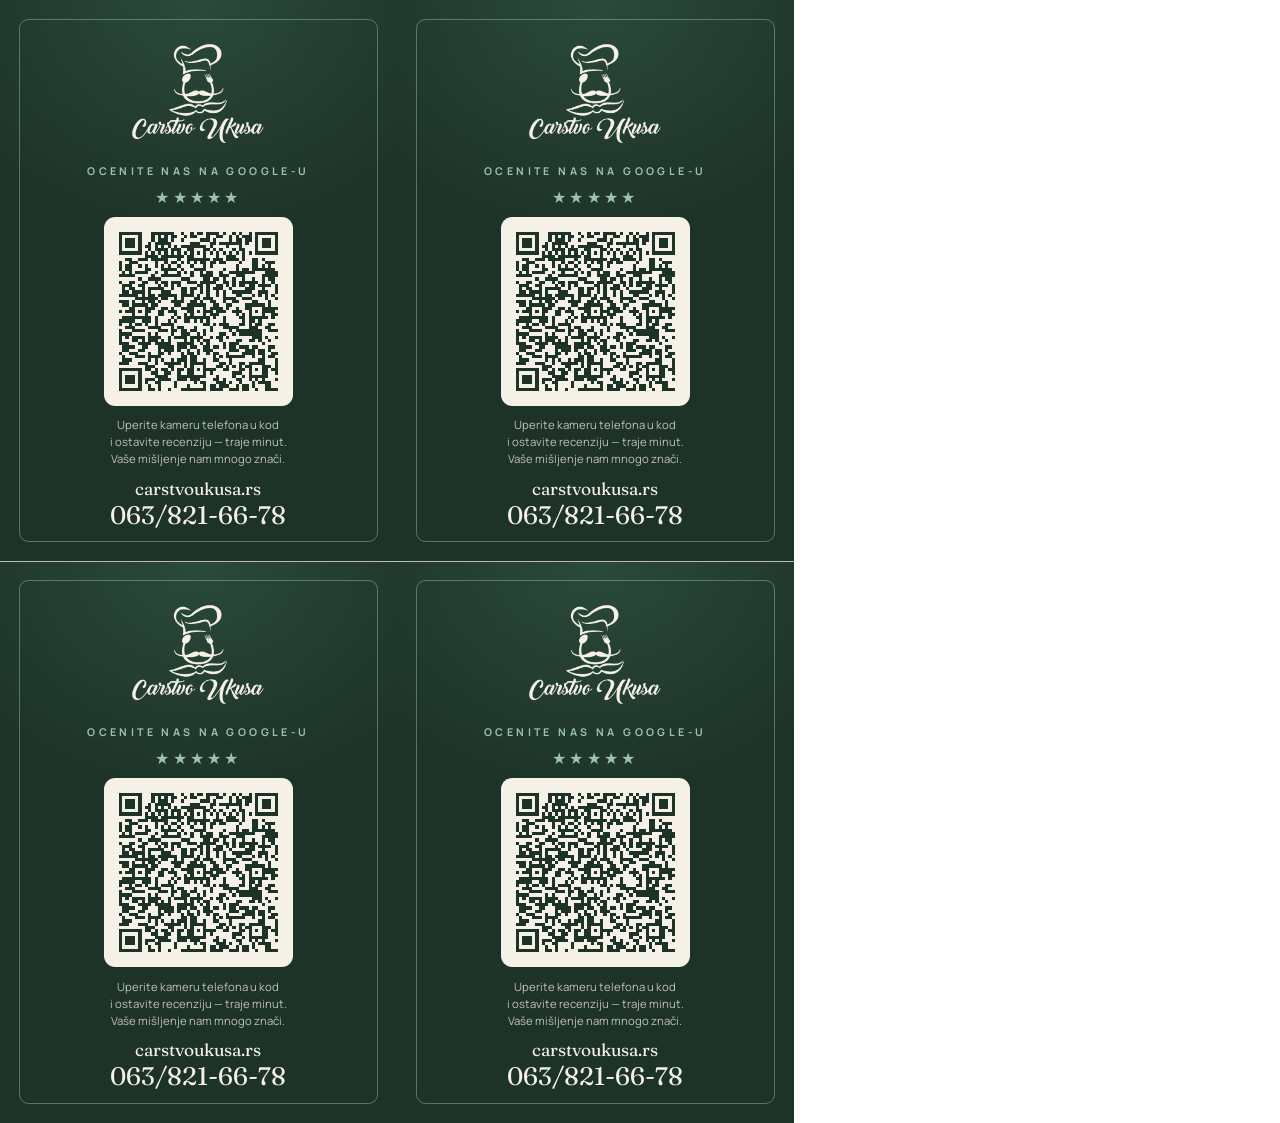
<file: kartica-qr-recenzije.html>
<!doctype html><html lang="sr-Latn"><head><meta charset="utf-8"><title>QR kartica za sto</title>
<link href="https://fonts.googleapis.com/css2?family=Fraunces:ital,opsz,wght@0,9..144,300..700;1,9..144,300..700&family=Manrope:wght@500;600;700&display=block&subset=latin-ext" rel="stylesheet">
<style>
@page { size: A4; margin: 0; }
* { box-sizing: border-box; margin: 0; padding: 0; }
body { font-family: "Manrope", sans-serif; -webkit-print-color-adjust: exact; print-color-adjust: exact; }
.sheet { width: 210mm; height: 297mm; position: relative; display: grid; grid-template-columns: 105mm 105mm; grid-template-rows: 148.5mm 148.5mm; }
.sheet::before, .sheet::after { content: ""; position: absolute; background: #bbb; }
.sheet::before { left: 105mm; top: 0; width: 0.2mm; height: 100%; }
.sheet::after { top: 148.5mm; left: 0; height: 0.2mm; width: 100%; }
.card { position: relative; width: 105mm; height: 148.5mm; overflow: hidden; color: #F6F1E7; text-align: center;
  padding: 11mm 10mm 9mm; display: flex; flex-direction: column; align-items: center;
  background: radial-gradient(120% 70% at 50% 0%, #2A4A3A 0%, transparent 60%), #1E3328; }
.frame { position: absolute; inset: 5mm; border: 0.3mm solid rgba(156,195,177,.45); border-radius: 2.5mm; pointer-events: none; }
.logo { width: 42mm; }
.kicker { margin-top: 7mm; font-size: 8pt; letter-spacing: .32em; text-transform: uppercase; color: #9CC3B1; font-weight: 700; }
.stars { margin-top: 2mm; font-size: 12pt; letter-spacing: .2em; color: #9CC3B1; }
.rev .logo { width: 36mm; }
.rev .kicker { margin-top: 5mm; }
.rev .qr { margin-top: 2.5mm; width: 50mm; height: 50mm; padding: 4mm; }
.rev .hint { margin-top: 3mm; }
.qr { margin-top: 3.5mm; width: 56mm; height: 56mm; padding: 4.5mm; background: #F6F1E7; border-radius: 3mm; }
.qr svg { width: 100%; height: 100%; display: block; }
.hint { margin-top: 4mm; font-size: 8.5pt; line-height: 1.5; color: rgba(246,241,231,.75); }
.site { margin-top: 2.5mm; font-family: "Fraunces", serif; font-size: 13pt; }
.phone { margin-top: auto; font-family: "Fraunces", serif; font-size: 19pt; font-weight: 400; }
</style></head><body><div class="sheet"><div class="card rev">
  <div class="frame"></div>
  <img class="logo" src="assets/logo-cream.png" alt="Carstvo Ukusa">
  <p class="kicker">Ocenite nas na Google-u</p>
  <p class="stars">★★★★★</p>
  <div class="qr"><svg xmlns="http://www.w3.org/2000/svg" viewBox="0 0 49 49" shape-rendering="crispEdges"><g fill="#1E3328"><rect x="0" y="0" width="1" height="1"/><rect x="1" y="0" width="1" height="1"/><rect x="2" y="0" width="1" height="1"/><rect x="3" y="0" width="1" height="1"/><rect x="4" y="0" width="1" height="1"/><rect x="5" y="0" width="1" height="1"/><rect x="6" y="0" width="1" height="1"/><rect x="10" y="0" width="1" height="1"/><rect x="11" y="0" width="1" height="1"/><rect x="12" y="0" width="1" height="1"/><rect x="13" y="0" width="1" height="1"/><rect x="14" y="0" width="1" height="1"/><rect x="15" y="0" width="1" height="1"/><rect x="16" y="0" width="1" height="1"/><rect x="19" y="0" width="1" height="1"/><rect x="22" y="0" width="1" height="1"/><rect x="24" y="0" width="1" height="1"/><rect x="25" y="0" width="1" height="1"/><rect x="27" y="0" width="1" height="1"/><rect x="28" y="0" width="1" height="1"/><rect x="29" y="0" width="1" height="1"/><rect x="30" y="0" width="1" height="1"/><rect x="32" y="0" width="1" height="1"/><rect x="35" y="0" width="1" height="1"/><rect x="37" y="0" width="1" height="1"/><rect x="40" y="0" width="1" height="1"/><rect x="42" y="0" width="1" height="1"/><rect x="43" y="0" width="1" height="1"/><rect x="44" y="0" width="1" height="1"/><rect x="45" y="0" width="1" height="1"/><rect x="46" y="0" width="1" height="1"/><rect x="47" y="0" width="1" height="1"/><rect x="48" y="0" width="1" height="1"/><rect x="0" y="1" width="1" height="1"/><rect x="6" y="1" width="1" height="1"/><rect x="10" y="1" width="1" height="1"/><rect x="12" y="1" width="1" height="1"/><rect x="14" y="1" width="1" height="1"/><rect x="16" y="1" width="1" height="1"/><rect x="17" y="1" width="1" height="1"/><rect x="20" y="1" width="1" height="1"/><rect x="22" y="1" width="1" height="1"/><rect x="23" y="1" width="1" height="1"/><rect x="27" y="1" width="1" height="1"/><rect x="30" y="1" width="1" height="1"/><rect x="31" y="1" width="1" height="1"/><rect x="34" y="1" width="1" height="1"/><rect x="36" y="1" width="1" height="1"/><rect x="38" y="1" width="1" height="1"/><rect x="39" y="1" width="1" height="1"/><rect x="40" y="1" width="1" height="1"/><rect x="42" y="1" width="1" height="1"/><rect x="48" y="1" width="1" height="1"/><rect x="0" y="2" width="1" height="1"/><rect x="2" y="2" width="1" height="1"/><rect x="3" y="2" width="1" height="1"/><rect x="4" y="2" width="1" height="1"/><rect x="6" y="2" width="1" height="1"/><rect x="10" y="2" width="1" height="1"/><rect x="12" y="2" width="1" height="1"/><rect x="13" y="2" width="1" height="1"/><rect x="14" y="2" width="1" height="1"/><rect x="16" y="2" width="1" height="1"/><rect x="19" y="2" width="1" height="1"/><rect x="25" y="2" width="1" height="1"/><rect x="26" y="2" width="1" height="1"/><rect x="27" y="2" width="1" height="1"/><rect x="29" y="2" width="1" height="1"/><rect x="34" y="2" width="1" height="1"/><rect x="36" y="2" width="1" height="1"/><rect x="37" y="2" width="1" height="1"/><rect x="39" y="2" width="1" height="1"/><rect x="40" y="2" width="1" height="1"/><rect x="42" y="2" width="1" height="1"/><rect x="44" y="2" width="1" height="1"/><rect x="45" y="2" width="1" height="1"/><rect x="46" y="2" width="1" height="1"/><rect x="48" y="2" width="1" height="1"/><rect x="0" y="3" width="1" height="1"/><rect x="2" y="3" width="1" height="1"/><rect x="3" y="3" width="1" height="1"/><rect x="4" y="3" width="1" height="1"/><rect x="6" y="3" width="1" height="1"/><rect x="9" y="3" width="1" height="1"/><rect x="11" y="3" width="1" height="1"/><rect x="12" y="3" width="1" height="1"/><rect x="13" y="3" width="1" height="1"/><rect x="14" y="3" width="1" height="1"/><rect x="15" y="3" width="1" height="1"/><rect x="22" y="3" width="1" height="1"/><rect x="23" y="3" width="1" height="1"/><rect x="24" y="3" width="1" height="1"/><rect x="28" y="3" width="1" height="1"/><rect x="29" y="3" width="1" height="1"/><rect x="31" y="3" width="1" height="1"/><rect x="32" y="3" width="1" height="1"/><rect x="33" y="3" width="1" height="1"/><rect x="34" y="3" width="1" height="1"/><rect x="35" y="3" width="1" height="1"/><rect x="36" y="3" width="1" height="1"/><rect x="37" y="3" width="1" height="1"/><rect x="39" y="3" width="1" height="1"/><rect x="42" y="3" width="1" height="1"/><rect x="44" y="3" width="1" height="1"/><rect x="45" y="3" width="1" height="1"/><rect x="46" y="3" width="1" height="1"/><rect x="48" y="3" width="1" height="1"/><rect x="0" y="4" width="1" height="1"/><rect x="2" y="4" width="1" height="1"/><rect x="3" y="4" width="1" height="1"/><rect x="4" y="4" width="1" height="1"/><rect x="6" y="4" width="1" height="1"/><rect x="8" y="4" width="1" height="1"/><rect x="9" y="4" width="1" height="1"/><rect x="11" y="4" width="1" height="1"/><rect x="13" y="4" width="1" height="1"/><rect x="15" y="4" width="1" height="1"/><rect x="17" y="4" width="1" height="1"/><rect x="19" y="4" width="1" height="1"/><rect x="20" y="4" width="1" height="1"/><rect x="21" y="4" width="1" height="1"/><rect x="22" y="4" width="1" height="1"/><rect x="23" y="4" width="1" height="1"/><rect x="24" y="4" width="1" height="1"/><rect x="25" y="4" width="1" height="1"/><rect x="26" y="4" width="1" height="1"/><rect x="28" y="4" width="1" height="1"/><rect x="33" y="4" width="1" height="1"/><rect x="37" y="4" width="1" height="1"/><rect x="42" y="4" width="1" height="1"/><rect x="44" y="4" width="1" height="1"/><rect x="45" y="4" width="1" height="1"/><rect x="46" y="4" width="1" height="1"/><rect x="48" y="4" width="1" height="1"/><rect x="0" y="5" width="1" height="1"/><rect x="6" y="5" width="1" height="1"/><rect x="9" y="5" width="1" height="1"/><rect x="11" y="5" width="1" height="1"/><rect x="12" y="5" width="1" height="1"/><rect x="13" y="5" width="1" height="1"/><rect x="14" y="5" width="1" height="1"/><rect x="16" y="5" width="1" height="1"/><rect x="17" y="5" width="1" height="1"/><rect x="18" y="5" width="1" height="1"/><rect x="21" y="5" width="1" height="1"/><rect x="22" y="5" width="1" height="1"/><rect x="26" y="5" width="1" height="1"/><rect x="27" y="5" width="1" height="1"/><rect x="29" y="5" width="1" height="1"/><rect x="31" y="5" width="1" height="1"/><rect x="35" y="5" width="1" height="1"/><rect x="37" y="5" width="1" height="1"/><rect x="38" y="5" width="1" height="1"/><rect x="42" y="5" width="1" height="1"/><rect x="48" y="5" width="1" height="1"/><rect x="0" y="6" width="1" height="1"/><rect x="1" y="6" width="1" height="1"/><rect x="2" y="6" width="1" height="1"/><rect x="3" y="6" width="1" height="1"/><rect x="4" y="6" width="1" height="1"/><rect x="5" y="6" width="1" height="1"/><rect x="6" y="6" width="1" height="1"/><rect x="8" y="6" width="1" height="1"/><rect x="10" y="6" width="1" height="1"/><rect x="12" y="6" width="1" height="1"/><rect x="14" y="6" width="1" height="1"/><rect x="16" y="6" width="1" height="1"/><rect x="18" y="6" width="1" height="1"/><rect x="20" y="6" width="1" height="1"/><rect x="22" y="6" width="1" height="1"/><rect x="24" y="6" width="1" height="1"/><rect x="26" y="6" width="1" height="1"/><rect x="28" y="6" width="1" height="1"/><rect x="30" y="6" width="1" height="1"/><rect x="32" y="6" width="1" height="1"/><rect x="34" y="6" width="1" height="1"/><rect x="36" y="6" width="1" height="1"/><rect x="38" y="6" width="1" height="1"/><rect x="40" y="6" width="1" height="1"/><rect x="42" y="6" width="1" height="1"/><rect x="43" y="6" width="1" height="1"/><rect x="44" y="6" width="1" height="1"/><rect x="45" y="6" width="1" height="1"/><rect x="46" y="6" width="1" height="1"/><rect x="47" y="6" width="1" height="1"/><rect x="48" y="6" width="1" height="1"/><rect x="8" y="7" width="1" height="1"/><rect x="9" y="7" width="1" height="1"/><rect x="10" y="7" width="1" height="1"/><rect x="11" y="7" width="1" height="1"/><rect x="13" y="7" width="1" height="1"/><rect x="14" y="7" width="1" height="1"/><rect x="15" y="7" width="1" height="1"/><rect x="16" y="7" width="1" height="1"/><rect x="17" y="7" width="1" height="1"/><rect x="18" y="7" width="1" height="1"/><rect x="19" y="7" width="1" height="1"/><rect x="21" y="7" width="1" height="1"/><rect x="22" y="7" width="1" height="1"/><rect x="26" y="7" width="1" height="1"/><rect x="30" y="7" width="1" height="1"/><rect x="33" y="7" width="1" height="1"/><rect x="34" y="7" width="1" height="1"/><rect x="35" y="7" width="1" height="1"/><rect x="38" y="7" width="1" height="1"/><rect x="2" y="8" width="1" height="1"/><rect x="3" y="8" width="1" height="1"/><rect x="6" y="8" width="1" height="1"/><rect x="7" y="8" width="1" height="1"/><rect x="8" y="8" width="1" height="1"/><rect x="10" y="8" width="1" height="1"/><rect x="11" y="8" width="1" height="1"/><rect x="12" y="8" width="1" height="1"/><rect x="13" y="8" width="1" height="1"/><rect x="14" y="8" width="1" height="1"/><rect x="18" y="8" width="1" height="1"/><rect x="21" y="8" width="1" height="1"/><rect x="22" y="8" width="1" height="1"/><rect x="23" y="8" width="1" height="1"/><rect x="24" y="8" width="1" height="1"/><rect x="25" y="8" width="1" height="1"/><rect x="26" y="8" width="1" height="1"/><rect x="27" y="8" width="1" height="1"/><rect x="29" y="8" width="1" height="1"/><rect x="30" y="8" width="1" height="1"/><rect x="31" y="8" width="1" height="1"/><rect x="33" y="8" width="1" height="1"/><rect x="34" y="8" width="1" height="1"/><rect x="35" y="8" width="1" height="1"/><rect x="36" y="8" width="1" height="1"/><rect x="38" y="8" width="1" height="1"/><rect x="41" y="8" width="1" height="1"/><rect x="42" y="8" width="1" height="1"/><rect x="44" y="8" width="1" height="1"/><rect x="0" y="9" width="1" height="1"/><rect x="3" y="9" width="1" height="1"/><rect x="4" y="9" width="1" height="1"/><rect x="5" y="9" width="1" height="1"/><rect x="11" y="9" width="1" height="1"/><rect x="14" y="9" width="1" height="1"/><rect x="16" y="9" width="1" height="1"/><rect x="17" y="9" width="1" height="1"/><rect x="19" y="9" width="1" height="1"/><rect x="21" y="9" width="1" height="1"/><rect x="23" y="9" width="1" height="1"/><rect x="25" y="9" width="1" height="1"/><rect x="26" y="9" width="1" height="1"/><rect x="28" y="9" width="1" height="1"/><rect x="29" y="9" width="1" height="1"/><rect x="31" y="9" width="1" height="1"/><rect x="32" y="9" width="1" height="1"/><rect x="37" y="9" width="1" height="1"/><rect x="41" y="9" width="1" height="1"/><rect x="42" y="9" width="1" height="1"/><rect x="45" y="9" width="1" height="1"/><rect x="46" y="9" width="1" height="1"/><rect x="47" y="9" width="1" height="1"/><rect x="0" y="10" width="1" height="1"/><rect x="2" y="10" width="1" height="1"/><rect x="3" y="10" width="1" height="1"/><rect x="6" y="10" width="1" height="1"/><rect x="8" y="10" width="1" height="1"/><rect x="11" y="10" width="1" height="1"/><rect x="13" y="10" width="1" height="1"/><rect x="15" y="10" width="1" height="1"/><rect x="18" y="10" width="1" height="1"/><rect x="22" y="10" width="1" height="1"/><rect x="26" y="10" width="1" height="1"/><rect x="28" y="10" width="1" height="1"/><rect x="36" y="10" width="1" height="1"/><rect x="41" y="10" width="1" height="1"/><rect x="42" y="10" width="1" height="1"/><rect x="44" y="10" width="1" height="1"/><rect x="46" y="10" width="1" height="1"/><rect x="0" y="11" width="1" height="1"/><rect x="2" y="11" width="1" height="1"/><rect x="3" y="11" width="1" height="1"/><rect x="8" y="11" width="1" height="1"/><rect x="9" y="11" width="1" height="1"/><rect x="13" y="11" width="1" height="1"/><rect x="14" y="11" width="1" height="1"/><rect x="15" y="11" width="1" height="1"/><rect x="16" y="11" width="1" height="1"/><rect x="17" y="11" width="1" height="1"/><rect x="19" y="11" width="1" height="1"/><rect x="23" y="11" width="1" height="1"/><rect x="24" y="11" width="1" height="1"/><rect x="25" y="11" width="1" height="1"/><rect x="26" y="11" width="1" height="1"/><rect x="32" y="11" width="1" height="1"/><rect x="36" y="11" width="1" height="1"/><rect x="38" y="11" width="1" height="1"/><rect x="39" y="11" width="1" height="1"/><rect x="41" y="11" width="1" height="1"/><rect x="42" y="11" width="1" height="1"/><rect x="43" y="11" width="1" height="1"/><rect x="44" y="11" width="1" height="1"/><rect x="45" y="11" width="1" height="1"/><rect x="46" y="11" width="1" height="1"/><rect x="47" y="11" width="1" height="1"/><rect x="1" y="12" width="1" height="1"/><rect x="3" y="12" width="1" height="1"/><rect x="5" y="12" width="1" height="1"/><rect x="6" y="12" width="1" height="1"/><rect x="7" y="12" width="1" height="1"/><rect x="8" y="12" width="1" height="1"/><rect x="11" y="12" width="1" height="1"/><rect x="14" y="12" width="1" height="1"/><rect x="18" y="12" width="1" height="1"/><rect x="20" y="12" width="1" height="1"/><rect x="22" y="12" width="1" height="1"/><rect x="25" y="12" width="1" height="1"/><rect x="27" y="12" width="1" height="1"/><rect x="28" y="12" width="1" height="1"/><rect x="31" y="12" width="1" height="1"/><rect x="34" y="12" width="1" height="1"/><rect x="35" y="12" width="1" height="1"/><rect x="36" y="12" width="1" height="1"/><rect x="37" y="12" width="1" height="1"/><rect x="38" y="12" width="1" height="1"/><rect x="39" y="12" width="1" height="1"/><rect x="40" y="12" width="1" height="1"/><rect x="41" y="12" width="1" height="1"/><rect x="45" y="12" width="1" height="1"/><rect x="46" y="12" width="1" height="1"/><rect x="47" y="12" width="1" height="1"/><rect x="48" y="12" width="1" height="1"/><rect x="0" y="13" width="1" height="1"/><rect x="1" y="13" width="1" height="1"/><rect x="2" y="13" width="1" height="1"/><rect x="3" y="13" width="1" height="1"/><rect x="4" y="13" width="1" height="1"/><rect x="10" y="13" width="1" height="1"/><rect x="13" y="13" width="1" height="1"/><rect x="14" y="13" width="1" height="1"/><rect x="15" y="13" width="1" height="1"/><rect x="16" y="13" width="1" height="1"/><rect x="17" y="13" width="1" height="1"/><rect x="18" y="13" width="1" height="1"/><rect x="22" y="13" width="1" height="1"/><rect x="25" y="13" width="1" height="1"/><rect x="26" y="13" width="1" height="1"/><rect x="27" y="13" width="1" height="1"/><rect x="28" y="13" width="1" height="1"/><rect x="31" y="13" width="1" height="1"/><rect x="32" y="13" width="1" height="1"/><rect x="33" y="13" width="1" height="1"/><rect x="36" y="13" width="1" height="1"/><rect x="37" y="13" width="1" height="1"/><rect x="38" y="13" width="1" height="1"/><rect x="44" y="13" width="1" height="1"/><rect x="45" y="13" width="1" height="1"/><rect x="46" y="13" width="1" height="1"/><rect x="47" y="13" width="1" height="1"/><rect x="48" y="13" width="1" height="1"/><rect x="6" y="14" width="1" height="1"/><rect x="9" y="14" width="1" height="1"/><rect x="10" y="14" width="1" height="1"/><rect x="11" y="14" width="1" height="1"/><rect x="12" y="14" width="1" height="1"/><rect x="19" y="14" width="1" height="1"/><rect x="20" y="14" width="1" height="1"/><rect x="21" y="14" width="1" height="1"/><rect x="26" y="14" width="1" height="1"/><rect x="27" y="14" width="1" height="1"/><rect x="29" y="14" width="1" height="1"/><rect x="30" y="14" width="1" height="1"/><rect x="32" y="14" width="1" height="1"/><rect x="35" y="14" width="1" height="1"/><rect x="38" y="14" width="1" height="1"/><rect x="41" y="14" width="1" height="1"/><rect x="44" y="14" width="1" height="1"/><rect x="46" y="14" width="1" height="1"/><rect x="47" y="14" width="1" height="1"/><rect x="0" y="15" width="1" height="1"/><rect x="3" y="15" width="1" height="1"/><rect x="4" y="15" width="1" height="1"/><rect x="7" y="15" width="1" height="1"/><rect x="8" y="15" width="1" height="1"/><rect x="11" y="15" width="1" height="1"/><rect x="13" y="15" width="1" height="1"/><rect x="14" y="15" width="1" height="1"/><rect x="16" y="15" width="1" height="1"/><rect x="17" y="15" width="1" height="1"/><rect x="18" y="15" width="1" height="1"/><rect x="21" y="15" width="1" height="1"/><rect x="22" y="15" width="1" height="1"/><rect x="23" y="15" width="1" height="1"/><rect x="25" y="15" width="1" height="1"/><rect x="26" y="15" width="1" height="1"/><rect x="27" y="15" width="1" height="1"/><rect x="28" y="15" width="1" height="1"/><rect x="29" y="15" width="1" height="1"/><rect x="32" y="15" width="1" height="1"/><rect x="33" y="15" width="1" height="1"/><rect x="35" y="15" width="1" height="1"/><rect x="37" y="15" width="1" height="1"/><rect x="38" y="15" width="1" height="1"/><rect x="39" y="15" width="1" height="1"/><rect x="40" y="15" width="1" height="1"/><rect x="41" y="15" width="1" height="1"/><rect x="42" y="15" width="1" height="1"/><rect x="44" y="15" width="1" height="1"/><rect x="47" y="15" width="1" height="1"/><rect x="1" y="16" width="1" height="1"/><rect x="2" y="16" width="1" height="1"/><rect x="3" y="16" width="1" height="1"/><rect x="6" y="16" width="1" height="1"/><rect x="7" y="16" width="1" height="1"/><rect x="12" y="16" width="1" height="1"/><rect x="14" y="16" width="1" height="1"/><rect x="16" y="16" width="1" height="1"/><rect x="18" y="16" width="1" height="1"/><rect x="24" y="16" width="1" height="1"/><rect x="25" y="16" width="1" height="1"/><rect x="27" y="16" width="1" height="1"/><rect x="30" y="16" width="1" height="1"/><rect x="31" y="16" width="1" height="1"/><rect x="33" y="16" width="1" height="1"/><rect x="35" y="16" width="1" height="1"/><rect x="37" y="16" width="1" height="1"/><rect x="38" y="16" width="1" height="1"/><rect x="40" y="16" width="1" height="1"/><rect x="41" y="16" width="1" height="1"/><rect x="43" y="16" width="1" height="1"/><rect x="44" y="16" width="1" height="1"/><rect x="45" y="16" width="1" height="1"/><rect x="46" y="16" width="1" height="1"/><rect x="48" y="16" width="1" height="1"/><rect x="1" y="17" width="1" height="1"/><rect x="3" y="17" width="1" height="1"/><rect x="4" y="17" width="1" height="1"/><rect x="7" y="17" width="1" height="1"/><rect x="9" y="17" width="1" height="1"/><rect x="10" y="17" width="1" height="1"/><rect x="11" y="17" width="1" height="1"/><rect x="12" y="17" width="1" height="1"/><rect x="13" y="17" width="1" height="1"/><rect x="16" y="17" width="1" height="1"/><rect x="19" y="17" width="1" height="1"/><rect x="20" y="17" width="1" height="1"/><rect x="22" y="17" width="1" height="1"/><rect x="23" y="17" width="1" height="1"/><rect x="25" y="17" width="1" height="1"/><rect x="27" y="17" width="1" height="1"/><rect x="29" y="17" width="1" height="1"/><rect x="30" y="17" width="1" height="1"/><rect x="31" y="17" width="1" height="1"/><rect x="34" y="17" width="1" height="1"/><rect x="39" y="17" width="1" height="1"/><rect x="40" y="17" width="1" height="1"/><rect x="41" y="17" width="1" height="1"/><rect x="44" y="17" width="1" height="1"/><rect x="48" y="17" width="1" height="1"/><rect x="1" y="18" width="1" height="1"/><rect x="2" y="18" width="1" height="1"/><rect x="4" y="18" width="1" height="1"/><rect x="5" y="18" width="1" height="1"/><rect x="6" y="18" width="1" height="1"/><rect x="7" y="18" width="1" height="1"/><rect x="9" y="18" width="1" height="1"/><rect x="13" y="18" width="1" height="1"/><rect x="14" y="18" width="1" height="1"/><rect x="15" y="18" width="1" height="1"/><rect x="19" y="18" width="1" height="1"/><rect x="20" y="18" width="1" height="1"/><rect x="22" y="18" width="1" height="1"/><rect x="25" y="18" width="1" height="1"/><rect x="27" y="18" width="1" height="1"/><rect x="30" y="18" width="1" height="1"/><rect x="32" y="18" width="1" height="1"/><rect x="35" y="18" width="1" height="1"/><rect x="36" y="18" width="1" height="1"/><rect x="37" y="18" width="1" height="1"/><rect x="38" y="18" width="1" height="1"/><rect x="39" y="18" width="1" height="1"/><rect x="40" y="18" width="1" height="1"/><rect x="43" y="18" width="1" height="1"/><rect x="44" y="18" width="1" height="1"/><rect x="45" y="18" width="1" height="1"/><rect x="48" y="18" width="1" height="1"/><rect x="0" y="19" width="1" height="1"/><rect x="1" y="19" width="1" height="1"/><rect x="2" y="19" width="1" height="1"/><rect x="3" y="19" width="1" height="1"/><rect x="4" y="19" width="1" height="1"/><rect x="5" y="19" width="1" height="1"/><rect x="7" y="19" width="1" height="1"/><rect x="9" y="19" width="1" height="1"/><rect x="10" y="19" width="1" height="1"/><rect x="12" y="19" width="1" height="1"/><rect x="13" y="19" width="1" height="1"/><rect x="14" y="19" width="1" height="1"/><rect x="15" y="19" width="1" height="1"/><rect x="16" y="19" width="1" height="1"/><rect x="17" y="19" width="1" height="1"/><rect x="19" y="19" width="1" height="1"/><rect x="20" y="19" width="1" height="1"/><rect x="21" y="19" width="1" height="1"/><rect x="22" y="19" width="1" height="1"/><rect x="24" y="19" width="1" height="1"/><rect x="27" y="19" width="1" height="1"/><rect x="30" y="19" width="1" height="1"/><rect x="32" y="19" width="1" height="1"/><rect x="36" y="19" width="1" height="1"/><rect x="37" y="19" width="1" height="1"/><rect x="41" y="19" width="1" height="1"/><rect x="43" y="19" width="1" height="1"/><rect x="45" y="19" width="1" height="1"/><rect x="47" y="19" width="1" height="1"/><rect x="5" y="20" width="1" height="1"/><rect x="6" y="20" width="1" height="1"/><rect x="7" y="20" width="1" height="1"/><rect x="8" y="20" width="1" height="1"/><rect x="9" y="20" width="1" height="1"/><rect x="10" y="20" width="1" height="1"/><rect x="11" y="20" width="1" height="1"/><rect x="13" y="20" width="1" height="1"/><rect x="14" y="20" width="1" height="1"/><rect x="17" y="20" width="1" height="1"/><rect x="19" y="20" width="1" height="1"/><rect x="23" y="20" width="1" height="1"/><rect x="24" y="20" width="1" height="1"/><rect x="26" y="20" width="1" height="1"/><rect x="27" y="20" width="1" height="1"/><rect x="28" y="20" width="1" height="1"/><rect x="32" y="20" width="1" height="1"/><rect x="33" y="20" width="1" height="1"/><rect x="34" y="20" width="1" height="1"/><rect x="35" y="20" width="1" height="1"/><rect x="38" y="20" width="1" height="1"/><rect x="39" y="20" width="1" height="1"/><rect x="40" y="20" width="1" height="1"/><rect x="45" y="20" width="1" height="1"/><rect x="48" y="20" width="1" height="1"/><rect x="0" y="21" width="1" height="1"/><rect x="1" y="21" width="1" height="1"/><rect x="2" y="21" width="1" height="1"/><rect x="4" y="21" width="1" height="1"/><rect x="7" y="21" width="1" height="1"/><rect x="9" y="21" width="1" height="1"/><rect x="10" y="21" width="1" height="1"/><rect x="12" y="21" width="1" height="1"/><rect x="16" y="21" width="1" height="1"/><rect x="17" y="21" width="1" height="1"/><rect x="18" y="21" width="1" height="1"/><rect x="19" y="21" width="1" height="1"/><rect x="22" y="21" width="1" height="1"/><rect x="23" y="21" width="1" height="1"/><rect x="25" y="21" width="1" height="1"/><rect x="28" y="21" width="1" height="1"/><rect x="29" y="21" width="1" height="1"/><rect x="32" y="21" width="1" height="1"/><rect x="35" y="21" width="1" height="1"/><rect x="36" y="21" width="1" height="1"/><rect x="41" y="21" width="1" height="1"/><rect x="42" y="21" width="1" height="1"/><rect x="46" y="21" width="1" height="1"/><rect x="1" y="22" width="1" height="1"/><rect x="2" y="22" width="1" height="1"/><rect x="4" y="22" width="1" height="1"/><rect x="5" y="22" width="1" height="1"/><rect x="6" y="22" width="1" height="1"/><rect x="7" y="22" width="1" height="1"/><rect x="8" y="22" width="1" height="1"/><rect x="10" y="22" width="1" height="1"/><rect x="11" y="22" width="1" height="1"/><rect x="17" y="22" width="1" height="1"/><rect x="18" y="22" width="1" height="1"/><rect x="21" y="22" width="1" height="1"/><rect x="22" y="22" width="1" height="1"/><rect x="23" y="22" width="1" height="1"/><rect x="24" y="22" width="1" height="1"/><rect x="25" y="22" width="1" height="1"/><rect x="26" y="22" width="1" height="1"/><rect x="29" y="22" width="1" height="1"/><rect x="30" y="22" width="1" height="1"/><rect x="33" y="22" width="1" height="1"/><rect x="34" y="22" width="1" height="1"/><rect x="39" y="22" width="1" height="1"/><rect x="40" y="22" width="1" height="1"/><rect x="41" y="22" width="1" height="1"/><rect x="42" y="22" width="1" height="1"/><rect x="43" y="22" width="1" height="1"/><rect x="44" y="22" width="1" height="1"/><rect x="46" y="22" width="1" height="1"/><rect x="3" y="23" width="1" height="1"/><rect x="4" y="23" width="1" height="1"/><rect x="8" y="23" width="1" height="1"/><rect x="9" y="23" width="1" height="1"/><rect x="10" y="23" width="1" height="1"/><rect x="13" y="23" width="1" height="1"/><rect x="14" y="23" width="1" height="1"/><rect x="16" y="23" width="1" height="1"/><rect x="19" y="23" width="1" height="1"/><rect x="20" y="23" width="1" height="1"/><rect x="21" y="23" width="1" height="1"/><rect x="22" y="23" width="1" height="1"/><rect x="26" y="23" width="1" height="1"/><rect x="28" y="23" width="1" height="1"/><rect x="29" y="23" width="1" height="1"/><rect x="30" y="23" width="1" height="1"/><rect x="31" y="23" width="1" height="1"/><rect x="33" y="23" width="1" height="1"/><rect x="36" y="23" width="1" height="1"/><rect x="39" y="23" width="1" height="1"/><rect x="40" y="23" width="1" height="1"/><rect x="44" y="23" width="1" height="1"/><rect x="45" y="23" width="1" height="1"/><rect x="46" y="23" width="1" height="1"/><rect x="47" y="23" width="1" height="1"/><rect x="48" y="23" width="1" height="1"/><rect x="0" y="24" width="1" height="1"/><rect x="2" y="24" width="1" height="1"/><rect x="3" y="24" width="1" height="1"/><rect x="4" y="24" width="1" height="1"/><rect x="6" y="24" width="1" height="1"/><rect x="8" y="24" width="1" height="1"/><rect x="9" y="24" width="1" height="1"/><rect x="12" y="24" width="1" height="1"/><rect x="13" y="24" width="1" height="1"/><rect x="15" y="24" width="1" height="1"/><rect x="16" y="24" width="1" height="1"/><rect x="17" y="24" width="1" height="1"/><rect x="21" y="24" width="1" height="1"/><rect x="22" y="24" width="1" height="1"/><rect x="24" y="24" width="1" height="1"/><rect x="26" y="24" width="1" height="1"/><rect x="27" y="24" width="1" height="1"/><rect x="28" y="24" width="1" height="1"/><rect x="30" y="24" width="1" height="1"/><rect x="31" y="24" width="1" height="1"/><rect x="32" y="24" width="1" height="1"/><rect x="35" y="24" width="1" height="1"/><rect x="36" y="24" width="1" height="1"/><rect x="37" y="24" width="1" height="1"/><rect x="40" y="24" width="1" height="1"/><rect x="42" y="24" width="1" height="1"/><rect x="44" y="24" width="1" height="1"/><rect x="45" y="24" width="1" height="1"/><rect x="46" y="24" width="1" height="1"/><rect x="47" y="24" width="1" height="1"/><rect x="4" y="25" width="1" height="1"/><rect x="8" y="25" width="1" height="1"/><rect x="12" y="25" width="1" height="1"/><rect x="13" y="25" width="1" height="1"/><rect x="17" y="25" width="1" height="1"/><rect x="20" y="25" width="1" height="1"/><rect x="22" y="25" width="1" height="1"/><rect x="26" y="25" width="1" height="1"/><rect x="28" y="25" width="1" height="1"/><rect x="29" y="25" width="1" height="1"/><rect x="30" y="25" width="1" height="1"/><rect x="36" y="25" width="1" height="1"/><rect x="38" y="25" width="1" height="1"/><rect x="40" y="25" width="1" height="1"/><rect x="44" y="25" width="1" height="1"/><rect x="47" y="25" width="1" height="1"/><rect x="48" y="25" width="1" height="1"/><rect x="1" y="26" width="1" height="1"/><rect x="2" y="26" width="1" height="1"/><rect x="3" y="26" width="1" height="1"/><rect x="4" y="26" width="1" height="1"/><rect x="5" y="26" width="1" height="1"/><rect x="6" y="26" width="1" height="1"/><rect x="7" y="26" width="1" height="1"/><rect x="8" y="26" width="1" height="1"/><rect x="9" y="26" width="1" height="1"/><rect x="11" y="26" width="1" height="1"/><rect x="16" y="26" width="1" height="1"/><rect x="18" y="26" width="1" height="1"/><rect x="20" y="26" width="1" height="1"/><rect x="21" y="26" width="1" height="1"/><rect x="22" y="26" width="1" height="1"/><rect x="23" y="26" width="1" height="1"/><rect x="24" y="26" width="1" height="1"/><rect x="25" y="26" width="1" height="1"/><rect x="26" y="26" width="1" height="1"/><rect x="27" y="26" width="1" height="1"/><rect x="29" y="26" width="1" height="1"/><rect x="32" y="26" width="1" height="1"/><rect x="37" y="26" width="1" height="1"/><rect x="38" y="26" width="1" height="1"/><rect x="40" y="26" width="1" height="1"/><rect x="41" y="26" width="1" height="1"/><rect x="42" y="26" width="1" height="1"/><rect x="43" y="26" width="1" height="1"/><rect x="44" y="26" width="1" height="1"/><rect x="45" y="26" width="1" height="1"/><rect x="47" y="26" width="1" height="1"/><rect x="0" y="27" width="1" height="1"/><rect x="1" y="27" width="1" height="1"/><rect x="2" y="27" width="1" height="1"/><rect x="3" y="27" width="1" height="1"/><rect x="4" y="27" width="1" height="1"/><rect x="7" y="27" width="1" height="1"/><rect x="8" y="27" width="1" height="1"/><rect x="9" y="27" width="1" height="1"/><rect x="11" y="27" width="1" height="1"/><rect x="15" y="27" width="1" height="1"/><rect x="17" y="27" width="1" height="1"/><rect x="20" y="27" width="1" height="1"/><rect x="21" y="27" width="1" height="1"/><rect x="23" y="27" width="1" height="1"/><rect x="25" y="27" width="1" height="1"/><rect x="27" y="27" width="1" height="1"/><rect x="32" y="27" width="1" height="1"/><rect x="38" y="27" width="1" height="1"/><rect x="40" y="27" width="1" height="1"/><rect x="41" y="27" width="1" height="1"/><rect x="43" y="27" width="1" height="1"/><rect x="0" y="28" width="1" height="1"/><rect x="3" y="28" width="1" height="1"/><rect x="5" y="28" width="1" height="1"/><rect x="6" y="28" width="1" height="1"/><rect x="8" y="28" width="1" height="1"/><rect x="11" y="28" width="1" height="1"/><rect x="13" y="28" width="1" height="1"/><rect x="14" y="28" width="1" height="1"/><rect x="15" y="28" width="1" height="1"/><rect x="16" y="28" width="1" height="1"/><rect x="26" y="28" width="1" height="1"/><rect x="27" y="28" width="1" height="1"/><rect x="29" y="28" width="1" height="1"/><rect x="31" y="28" width="1" height="1"/><rect x="32" y="28" width="1" height="1"/><rect x="33" y="28" width="1" height="1"/><rect x="37" y="28" width="1" height="1"/><rect x="38" y="28" width="1" height="1"/><rect x="40" y="28" width="1" height="1"/><rect x="42" y="28" width="1" height="1"/><rect x="43" y="28" width="1" height="1"/><rect x="46" y="28" width="1" height="1"/><rect x="47" y="28" width="1" height="1"/><rect x="2" y="29" width="1" height="1"/><rect x="3" y="29" width="1" height="1"/><rect x="4" y="29" width="1" height="1"/><rect x="9" y="29" width="1" height="1"/><rect x="10" y="29" width="1" height="1"/><rect x="11" y="29" width="1" height="1"/><rect x="12" y="29" width="1" height="1"/><rect x="16" y="29" width="1" height="1"/><rect x="18" y="29" width="1" height="1"/><rect x="19" y="29" width="1" height="1"/><rect x="23" y="29" width="1" height="1"/><rect x="28" y="29" width="1" height="1"/><rect x="32" y="29" width="1" height="1"/><rect x="33" y="29" width="1" height="1"/><rect x="34" y="29" width="1" height="1"/><rect x="35" y="29" width="1" height="1"/><rect x="36" y="29" width="1" height="1"/><rect x="40" y="29" width="1" height="1"/><rect x="41" y="29" width="1" height="1"/><rect x="42" y="29" width="1" height="1"/><rect x="45" y="29" width="1" height="1"/><rect x="46" y="29" width="1" height="1"/><rect x="0" y="30" width="1" height="1"/><rect x="4" y="30" width="1" height="1"/><rect x="5" y="30" width="1" height="1"/><rect x="6" y="30" width="1" height="1"/><rect x="7" y="30" width="1" height="1"/><rect x="12" y="30" width="1" height="1"/><rect x="13" y="30" width="1" height="1"/><rect x="14" y="30" width="1" height="1"/><rect x="16" y="30" width="1" height="1"/><rect x="17" y="30" width="1" height="1"/><rect x="19" y="30" width="1" height="1"/><rect x="20" y="30" width="1" height="1"/><rect x="22" y="30" width="1" height="1"/><rect x="23" y="30" width="1" height="1"/><rect x="26" y="30" width="1" height="1"/><rect x="28" y="30" width="1" height="1"/><rect x="34" y="30" width="1" height="1"/><rect x="36" y="30" width="1" height="1"/><rect x="37" y="30" width="1" height="1"/><rect x="38" y="30" width="1" height="1"/><rect x="39" y="30" width="1" height="1"/><rect x="40" y="30" width="1" height="1"/><rect x="41" y="30" width="1" height="1"/><rect x="42" y="30" width="1" height="1"/><rect x="43" y="30" width="1" height="1"/><rect x="46" y="30" width="1" height="1"/><rect x="47" y="30" width="1" height="1"/><rect x="48" y="30" width="1" height="1"/><rect x="0" y="31" width="1" height="1"/><rect x="1" y="31" width="1" height="1"/><rect x="2" y="31" width="1" height="1"/><rect x="3" y="31" width="1" height="1"/><rect x="9" y="31" width="1" height="1"/><rect x="11" y="31" width="1" height="1"/><rect x="16" y="31" width="1" height="1"/><rect x="19" y="31" width="1" height="1"/><rect x="20" y="31" width="1" height="1"/><rect x="21" y="31" width="1" height="1"/><rect x="24" y="31" width="1" height="1"/><rect x="26" y="31" width="1" height="1"/><rect x="31" y="31" width="1" height="1"/><rect x="32" y="31" width="1" height="1"/><rect x="35" y="31" width="1" height="1"/><rect x="37" y="31" width="1" height="1"/><rect x="38" y="31" width="1" height="1"/><rect x="39" y="31" width="1" height="1"/><rect x="40" y="31" width="1" height="1"/><rect x="41" y="31" width="1" height="1"/><rect x="42" y="31" width="1" height="1"/><rect x="43" y="31" width="1" height="1"/><rect x="0" y="32" width="1" height="1"/><rect x="2" y="32" width="1" height="1"/><rect x="4" y="32" width="1" height="1"/><rect x="5" y="32" width="1" height="1"/><rect x="6" y="32" width="1" height="1"/><rect x="7" y="32" width="1" height="1"/><rect x="9" y="32" width="1" height="1"/><rect x="10" y="32" width="1" height="1"/><rect x="11" y="32" width="1" height="1"/><rect x="12" y="32" width="1" height="1"/><rect x="15" y="32" width="1" height="1"/><rect x="17" y="32" width="1" height="1"/><rect x="18" y="32" width="1" height="1"/><rect x="19" y="32" width="1" height="1"/><rect x="20" y="32" width="1" height="1"/><rect x="22" y="32" width="1" height="1"/><rect x="23" y="32" width="1" height="1"/><rect x="24" y="32" width="1" height="1"/><rect x="25" y="32" width="1" height="1"/><rect x="28" y="32" width="1" height="1"/><rect x="30" y="32" width="1" height="1"/><rect x="31" y="32" width="1" height="1"/><rect x="33" y="32" width="1" height="1"/><rect x="41" y="32" width="1" height="1"/><rect x="42" y="32" width="1" height="1"/><rect x="43" y="32" width="1" height="1"/><rect x="45" y="32" width="1" height="1"/><rect x="48" y="32" width="1" height="1"/><rect x="0" y="33" width="1" height="1"/><rect x="4" y="33" width="1" height="1"/><rect x="5" y="33" width="1" height="1"/><rect x="7" y="33" width="1" height="1"/><rect x="9" y="33" width="1" height="1"/><rect x="10" y="33" width="1" height="1"/><rect x="11" y="33" width="1" height="1"/><rect x="13" y="33" width="1" height="1"/><rect x="15" y="33" width="1" height="1"/><rect x="20" y="33" width="1" height="1"/><rect x="22" y="33" width="1" height="1"/><rect x="24" y="33" width="1" height="1"/><rect x="26" y="33" width="1" height="1"/><rect x="27" y="33" width="1" height="1"/><rect x="31" y="33" width="1" height="1"/><rect x="36" y="33" width="1" height="1"/><rect x="37" y="33" width="1" height="1"/><rect x="40" y="33" width="1" height="1"/><rect x="41" y="33" width="1" height="1"/><rect x="43" y="33" width="1" height="1"/><rect x="46" y="33" width="1" height="1"/><rect x="0" y="34" width="1" height="1"/><rect x="1" y="34" width="1" height="1"/><rect x="2" y="34" width="1" height="1"/><rect x="6" y="34" width="1" height="1"/><rect x="7" y="34" width="1" height="1"/><rect x="8" y="34" width="1" height="1"/><rect x="9" y="34" width="1" height="1"/><rect x="11" y="34" width="1" height="1"/><rect x="12" y="34" width="1" height="1"/><rect x="13" y="34" width="1" height="1"/><rect x="14" y="34" width="1" height="1"/><rect x="15" y="34" width="1" height="1"/><rect x="18" y="34" width="1" height="1"/><rect x="19" y="34" width="1" height="1"/><rect x="20" y="34" width="1" height="1"/><rect x="21" y="34" width="1" height="1"/><rect x="22" y="34" width="1" height="1"/><rect x="25" y="34" width="1" height="1"/><rect x="27" y="34" width="1" height="1"/><rect x="32" y="34" width="1" height="1"/><rect x="34" y="34" width="1" height="1"/><rect x="35" y="34" width="1" height="1"/><rect x="36" y="34" width="1" height="1"/><rect x="44" y="34" width="1" height="1"/><rect x="1" y="35" width="1" height="1"/><rect x="2" y="35" width="1" height="1"/><rect x="3" y="35" width="1" height="1"/><rect x="4" y="35" width="1" height="1"/><rect x="7" y="35" width="1" height="1"/><rect x="8" y="35" width="1" height="1"/><rect x="12" y="35" width="1" height="1"/><rect x="13" y="35" width="1" height="1"/><rect x="14" y="35" width="1" height="1"/><rect x="15" y="35" width="1" height="1"/><rect x="16" y="35" width="1" height="1"/><rect x="18" y="35" width="1" height="1"/><rect x="19" y="35" width="1" height="1"/><rect x="20" y="35" width="1" height="1"/><rect x="22" y="35" width="1" height="1"/><rect x="23" y="35" width="1" height="1"/><rect x="26" y="35" width="1" height="1"/><rect x="27" y="35" width="1" height="1"/><rect x="29" y="35" width="1" height="1"/><rect x="30" y="35" width="1" height="1"/><rect x="32" y="35" width="1" height="1"/><rect x="34" y="35" width="1" height="1"/><rect x="35" y="35" width="1" height="1"/><rect x="37" y="35" width="1" height="1"/><rect x="38" y="35" width="1" height="1"/><rect x="39" y="35" width="1" height="1"/><rect x="41" y="35" width="1" height="1"/><rect x="42" y="35" width="1" height="1"/><rect x="46" y="35" width="1" height="1"/><rect x="47" y="35" width="1" height="1"/><rect x="1" y="36" width="1" height="1"/><rect x="2" y="36" width="1" height="1"/><rect x="6" y="36" width="1" height="1"/><rect x="7" y="36" width="1" height="1"/><rect x="12" y="36" width="1" height="1"/><rect x="14" y="36" width="1" height="1"/><rect x="15" y="36" width="1" height="1"/><rect x="16" y="36" width="1" height="1"/><rect x="18" y="36" width="1" height="1"/><rect x="21" y="36" width="1" height="1"/><rect x="24" y="36" width="1" height="1"/><rect x="26" y="36" width="1" height="1"/><rect x="27" y="36" width="1" height="1"/><rect x="28" y="36" width="1" height="1"/><rect x="34" y="36" width="1" height="1"/><rect x="35" y="36" width="1" height="1"/><rect x="36" y="36" width="1" height="1"/><rect x="39" y="36" width="1" height="1"/><rect x="40" y="36" width="1" height="1"/><rect x="41" y="36" width="1" height="1"/><rect x="43" y="36" width="1" height="1"/><rect x="44" y="36" width="1" height="1"/><rect x="46" y="36" width="1" height="1"/><rect x="0" y="37" width="1" height="1"/><rect x="3" y="37" width="1" height="1"/><rect x="4" y="37" width="1" height="1"/><rect x="5" y="37" width="1" height="1"/><rect x="9" y="37" width="1" height="1"/><rect x="12" y="37" width="1" height="1"/><rect x="13" y="37" width="1" height="1"/><rect x="15" y="37" width="1" height="1"/><rect x="19" y="37" width="1" height="1"/><rect x="21" y="37" width="1" height="1"/><rect x="22" y="37" width="1" height="1"/><rect x="24" y="37" width="1" height="1"/><rect x="27" y="37" width="1" height="1"/><rect x="29" y="37" width="1" height="1"/><rect x="30" y="37" width="1" height="1"/><rect x="33" y="37" width="1" height="1"/><rect x="38" y="37" width="1" height="1"/><rect x="39" y="37" width="1" height="1"/><rect x="40" y="37" width="1" height="1"/><rect x="41" y="37" width="1" height="1"/><rect x="43" y="37" width="1" height="1"/><rect x="44" y="37" width="1" height="1"/><rect x="47" y="37" width="1" height="1"/><rect x="48" y="37" width="1" height="1"/><rect x="1" y="38" width="1" height="1"/><rect x="5" y="38" width="1" height="1"/><rect x="6" y="38" width="1" height="1"/><rect x="7" y="38" width="1" height="1"/><rect x="9" y="38" width="1" height="1"/><rect x="10" y="38" width="1" height="1"/><rect x="11" y="38" width="1" height="1"/><rect x="12" y="38" width="1" height="1"/><rect x="19" y="38" width="1" height="1"/><rect x="20" y="38" width="1" height="1"/><rect x="22" y="38" width="1" height="1"/><rect x="23" y="38" width="1" height="1"/><rect x="29" y="38" width="1" height="1"/><rect x="31" y="38" width="1" height="1"/><rect x="33" y="38" width="1" height="1"/><rect x="34" y="38" width="1" height="1"/><rect x="35" y="38" width="1" height="1"/><rect x="36" y="38" width="1" height="1"/><rect x="37" y="38" width="1" height="1"/><rect x="38" y="38" width="1" height="1"/><rect x="41" y="38" width="1" height="1"/><rect x="44" y="38" width="1" height="1"/><rect x="46" y="38" width="1" height="1"/><rect x="47" y="38" width="1" height="1"/><rect x="1" y="39" width="1" height="1"/><rect x="2" y="39" width="1" height="1"/><rect x="3" y="39" width="1" height="1"/><rect x="9" y="39" width="1" height="1"/><rect x="11" y="39" width="1" height="1"/><rect x="13" y="39" width="1" height="1"/><rect x="16" y="39" width="1" height="1"/><rect x="18" y="39" width="1" height="1"/><rect x="19" y="39" width="1" height="1"/><rect x="20" y="39" width="1" height="1"/><rect x="22" y="39" width="1" height="1"/><rect x="23" y="39" width="1" height="1"/><rect x="26" y="39" width="1" height="1"/><rect x="29" y="39" width="1" height="1"/><rect x="30" y="39" width="1" height="1"/><rect x="34" y="39" width="1" height="1"/><rect x="43" y="39" width="1" height="1"/><rect x="44" y="39" width="1" height="1"/><rect x="48" y="39" width="1" height="1"/><rect x="0" y="40" width="1" height="1"/><rect x="1" y="40" width="1" height="1"/><rect x="2" y="40" width="1" height="1"/><rect x="6" y="40" width="1" height="1"/><rect x="7" y="40" width="1" height="1"/><rect x="8" y="40" width="1" height="1"/><rect x="11" y="40" width="1" height="1"/><rect x="14" y="40" width="1" height="1"/><rect x="15" y="40" width="1" height="1"/><rect x="16" y="40" width="1" height="1"/><rect x="17" y="40" width="1" height="1"/><rect x="18" y="40" width="1" height="1"/><rect x="20" y="40" width="1" height="1"/><rect x="22" y="40" width="1" height="1"/><rect x="23" y="40" width="1" height="1"/><rect x="24" y="40" width="1" height="1"/><rect x="25" y="40" width="1" height="1"/><rect x="26" y="40" width="1" height="1"/><rect x="31" y="40" width="1" height="1"/><rect x="32" y="40" width="1" height="1"/><rect x="34" y="40" width="1" height="1"/><rect x="37" y="40" width="1" height="1"/><rect x="38" y="40" width="1" height="1"/><rect x="40" y="40" width="1" height="1"/><rect x="41" y="40" width="1" height="1"/><rect x="42" y="40" width="1" height="1"/><rect x="43" y="40" width="1" height="1"/><rect x="44" y="40" width="1" height="1"/><rect x="48" y="40" width="1" height="1"/><rect x="8" y="41" width="1" height="1"/><rect x="9" y="41" width="1" height="1"/><rect x="10" y="41" width="1" height="1"/><rect x="15" y="41" width="1" height="1"/><rect x="16" y="41" width="1" height="1"/><rect x="20" y="41" width="1" height="1"/><rect x="22" y="41" width="1" height="1"/><rect x="26" y="41" width="1" height="1"/><rect x="30" y="41" width="1" height="1"/><rect x="31" y="41" width="1" height="1"/><rect x="33" y="41" width="1" height="1"/><rect x="35" y="41" width="1" height="1"/><rect x="37" y="41" width="1" height="1"/><rect x="39" y="41" width="1" height="1"/><rect x="40" y="41" width="1" height="1"/><rect x="44" y="41" width="1" height="1"/><rect x="45" y="41" width="1" height="1"/><rect x="46" y="41" width="1" height="1"/><rect x="48" y="41" width="1" height="1"/><rect x="0" y="42" width="1" height="1"/><rect x="1" y="42" width="1" height="1"/><rect x="2" y="42" width="1" height="1"/><rect x="3" y="42" width="1" height="1"/><rect x="4" y="42" width="1" height="1"/><rect x="5" y="42" width="1" height="1"/><rect x="6" y="42" width="1" height="1"/><rect x="8" y="42" width="1" height="1"/><rect x="9" y="42" width="1" height="1"/><rect x="11" y="42" width="1" height="1"/><rect x="13" y="42" width="1" height="1"/><rect x="14" y="42" width="1" height="1"/><rect x="16" y="42" width="1" height="1"/><rect x="18" y="42" width="1" height="1"/><rect x="19" y="42" width="1" height="1"/><rect x="21" y="42" width="1" height="1"/><rect x="22" y="42" width="1" height="1"/><rect x="24" y="42" width="1" height="1"/><rect x="26" y="42" width="1" height="1"/><rect x="27" y="42" width="1" height="1"/><rect x="28" y="42" width="1" height="1"/><rect x="29" y="42" width="1" height="1"/><rect x="32" y="42" width="1" height="1"/><rect x="33" y="42" width="1" height="1"/><rect x="37" y="42" width="1" height="1"/><rect x="38" y="42" width="1" height="1"/><rect x="40" y="42" width="1" height="1"/><rect x="42" y="42" width="1" height="1"/><rect x="44" y="42" width="1" height="1"/><rect x="45" y="42" width="1" height="1"/><rect x="47" y="42" width="1" height="1"/><rect x="48" y="42" width="1" height="1"/><rect x="0" y="43" width="1" height="1"/><rect x="6" y="43" width="1" height="1"/><rect x="10" y="43" width="1" height="1"/><rect x="11" y="43" width="1" height="1"/><rect x="14" y="43" width="1" height="1"/><rect x="15" y="43" width="1" height="1"/><rect x="18" y="43" width="1" height="1"/><rect x="21" y="43" width="1" height="1"/><rect x="22" y="43" width="1" height="1"/><rect x="26" y="43" width="1" height="1"/><rect x="28" y="43" width="1" height="1"/><rect x="35" y="43" width="1" height="1"/><rect x="36" y="43" width="1" height="1"/><rect x="37" y="43" width="1" height="1"/><rect x="40" y="43" width="1" height="1"/><rect x="44" y="43" width="1" height="1"/><rect x="45" y="43" width="1" height="1"/><rect x="48" y="43" width="1" height="1"/><rect x="0" y="44" width="1" height="1"/><rect x="2" y="44" width="1" height="1"/><rect x="3" y="44" width="1" height="1"/><rect x="4" y="44" width="1" height="1"/><rect x="6" y="44" width="1" height="1"/><rect x="11" y="44" width="1" height="1"/><rect x="12" y="44" width="1" height="1"/><rect x="13" y="44" width="1" height="1"/><rect x="14" y="44" width="1" height="1"/><rect x="18" y="44" width="1" height="1"/><rect x="19" y="44" width="1" height="1"/><rect x="20" y="44" width="1" height="1"/><rect x="21" y="44" width="1" height="1"/><rect x="22" y="44" width="1" height="1"/><rect x="23" y="44" width="1" height="1"/><rect x="24" y="44" width="1" height="1"/><rect x="25" y="44" width="1" height="1"/><rect x="26" y="44" width="1" height="1"/><rect x="30" y="44" width="1" height="1"/><rect x="35" y="44" width="1" height="1"/><rect x="38" y="44" width="1" height="1"/><rect x="40" y="44" width="1" height="1"/><rect x="41" y="44" width="1" height="1"/><rect x="42" y="44" width="1" height="1"/><rect x="43" y="44" width="1" height="1"/><rect x="44" y="44" width="1" height="1"/><rect x="45" y="44" width="1" height="1"/><rect x="0" y="45" width="1" height="1"/><rect x="2" y="45" width="1" height="1"/><rect x="3" y="45" width="1" height="1"/><rect x="4" y="45" width="1" height="1"/><rect x="6" y="45" width="1" height="1"/><rect x="8" y="45" width="1" height="1"/><rect x="9" y="45" width="1" height="1"/><rect x="10" y="45" width="1" height="1"/><rect x="12" y="45" width="1" height="1"/><rect x="13" y="45" width="1" height="1"/><rect x="14" y="45" width="1" height="1"/><rect x="15" y="45" width="1" height="1"/><rect x="18" y="45" width="1" height="1"/><rect x="19" y="45" width="1" height="1"/><rect x="20" y="45" width="1" height="1"/><rect x="22" y="45" width="1" height="1"/><rect x="23" y="45" width="1" height="1"/><rect x="24" y="45" width="1" height="1"/><rect x="29" y="45" width="1" height="1"/><rect x="30" y="45" width="1" height="1"/><rect x="32" y="45" width="1" height="1"/><rect x="36" y="45" width="1" height="1"/><rect x="37" y="45" width="1" height="1"/><rect x="40" y="45" width="1" height="1"/><rect x="42" y="45" width="1" height="1"/><rect x="44" y="45" width="1" height="1"/><rect x="48" y="45" width="1" height="1"/><rect x="0" y="46" width="1" height="1"/><rect x="2" y="46" width="1" height="1"/><rect x="3" y="46" width="1" height="1"/><rect x="4" y="46" width="1" height="1"/><rect x="6" y="46" width="1" height="1"/><rect x="8" y="46" width="1" height="1"/><rect x="11" y="46" width="1" height="1"/><rect x="12" y="46" width="1" height="1"/><rect x="17" y="46" width="1" height="1"/><rect x="23" y="46" width="1" height="1"/><rect x="25" y="46" width="1" height="1"/><rect x="26" y="46" width="1" height="1"/><rect x="30" y="46" width="1" height="1"/><rect x="31" y="46" width="1" height="1"/><rect x="32" y="46" width="1" height="1"/><rect x="34" y="46" width="1" height="1"/><rect x="37" y="46" width="1" height="1"/><rect x="41" y="46" width="1" height="1"/><rect x="43" y="46" width="1" height="1"/><rect x="44" y="46" width="1" height="1"/><rect x="45" y="46" width="1" height="1"/><rect x="46" y="46" width="1" height="1"/><rect x="0" y="47" width="1" height="1"/><rect x="6" y="47" width="1" height="1"/><rect x="9" y="47" width="1" height="1"/><rect x="12" y="47" width="1" height="1"/><rect x="17" y="47" width="1" height="1"/><rect x="21" y="47" width="1" height="1"/><rect x="26" y="47" width="1" height="1"/><rect x="28" y="47" width="1" height="1"/><rect x="29" y="47" width="1" height="1"/><rect x="31" y="47" width="1" height="1"/><rect x="32" y="47" width="1" height="1"/><rect x="33" y="47" width="1" height="1"/><rect x="36" y="47" width="1" height="1"/><rect x="38" y="47" width="1" height="1"/><rect x="39" y="47" width="1" height="1"/><rect x="41" y="47" width="1" height="1"/><rect x="45" y="47" width="1" height="1"/><rect x="46" y="47" width="1" height="1"/><rect x="0" y="48" width="1" height="1"/><rect x="1" y="48" width="1" height="1"/><rect x="2" y="48" width="1" height="1"/><rect x="3" y="48" width="1" height="1"/><rect x="4" y="48" width="1" height="1"/><rect x="5" y="48" width="1" height="1"/><rect x="6" y="48" width="1" height="1"/><rect x="9" y="48" width="1" height="1"/><rect x="10" y="48" width="1" height="1"/><rect x="12" y="48" width="1" height="1"/><rect x="15" y="48" width="1" height="1"/><rect x="19" y="48" width="1" height="1"/><rect x="20" y="48" width="1" height="1"/><rect x="21" y="48" width="1" height="1"/><rect x="22" y="48" width="1" height="1"/><rect x="23" y="48" width="1" height="1"/><rect x="24" y="48" width="1" height="1"/><rect x="25" y="48" width="1" height="1"/><rect x="26" y="48" width="1" height="1"/><rect x="28" y="48" width="1" height="1"/><rect x="29" y="48" width="1" height="1"/><rect x="30" y="48" width="1" height="1"/><rect x="31" y="48" width="1" height="1"/><rect x="34" y="48" width="1" height="1"/><rect x="35" y="48" width="1" height="1"/><rect x="36" y="48" width="1" height="1"/><rect x="38" y="48" width="1" height="1"/><rect x="39" y="48" width="1" height="1"/><rect x="42" y="48" width="1" height="1"/><rect x="45" y="48" width="1" height="1"/><rect x="46" y="48" width="1" height="1"/><rect x="47" y="48" width="1" height="1"/><rect x="48" y="48" width="1" height="1"/></g></svg></div>
  <p class="hint">Uperite kameru telefona u kod<br>i ostavite recenziju — traje minut.<br>Vaše mišljenje nam mnogo znači.</p>
  <p class="site">carstvoukusa.rs</p>
  <p class="phone">063/821-66-78</p>
</div><div class="card rev">
  <div class="frame"></div>
  <img class="logo" src="assets/logo-cream.png" alt="Carstvo Ukusa">
  <p class="kicker">Ocenite nas na Google-u</p>
  <p class="stars">★★★★★</p>
  <div class="qr"><svg xmlns="http://www.w3.org/2000/svg" viewBox="0 0 49 49" shape-rendering="crispEdges"><g fill="#1E3328"><rect x="0" y="0" width="1" height="1"/><rect x="1" y="0" width="1" height="1"/><rect x="2" y="0" width="1" height="1"/><rect x="3" y="0" width="1" height="1"/><rect x="4" y="0" width="1" height="1"/><rect x="5" y="0" width="1" height="1"/><rect x="6" y="0" width="1" height="1"/><rect x="10" y="0" width="1" height="1"/><rect x="11" y="0" width="1" height="1"/><rect x="12" y="0" width="1" height="1"/><rect x="13" y="0" width="1" height="1"/><rect x="14" y="0" width="1" height="1"/><rect x="15" y="0" width="1" height="1"/><rect x="16" y="0" width="1" height="1"/><rect x="19" y="0" width="1" height="1"/><rect x="22" y="0" width="1" height="1"/><rect x="24" y="0" width="1" height="1"/><rect x="25" y="0" width="1" height="1"/><rect x="27" y="0" width="1" height="1"/><rect x="28" y="0" width="1" height="1"/><rect x="29" y="0" width="1" height="1"/><rect x="30" y="0" width="1" height="1"/><rect x="32" y="0" width="1" height="1"/><rect x="35" y="0" width="1" height="1"/><rect x="37" y="0" width="1" height="1"/><rect x="40" y="0" width="1" height="1"/><rect x="42" y="0" width="1" height="1"/><rect x="43" y="0" width="1" height="1"/><rect x="44" y="0" width="1" height="1"/><rect x="45" y="0" width="1" height="1"/><rect x="46" y="0" width="1" height="1"/><rect x="47" y="0" width="1" height="1"/><rect x="48" y="0" width="1" height="1"/><rect x="0" y="1" width="1" height="1"/><rect x="6" y="1" width="1" height="1"/><rect x="10" y="1" width="1" height="1"/><rect x="12" y="1" width="1" height="1"/><rect x="14" y="1" width="1" height="1"/><rect x="16" y="1" width="1" height="1"/><rect x="17" y="1" width="1" height="1"/><rect x="20" y="1" width="1" height="1"/><rect x="22" y="1" width="1" height="1"/><rect x="23" y="1" width="1" height="1"/><rect x="27" y="1" width="1" height="1"/><rect x="30" y="1" width="1" height="1"/><rect x="31" y="1" width="1" height="1"/><rect x="34" y="1" width="1" height="1"/><rect x="36" y="1" width="1" height="1"/><rect x="38" y="1" width="1" height="1"/><rect x="39" y="1" width="1" height="1"/><rect x="40" y="1" width="1" height="1"/><rect x="42" y="1" width="1" height="1"/><rect x="48" y="1" width="1" height="1"/><rect x="0" y="2" width="1" height="1"/><rect x="2" y="2" width="1" height="1"/><rect x="3" y="2" width="1" height="1"/><rect x="4" y="2" width="1" height="1"/><rect x="6" y="2" width="1" height="1"/><rect x="10" y="2" width="1" height="1"/><rect x="12" y="2" width="1" height="1"/><rect x="13" y="2" width="1" height="1"/><rect x="14" y="2" width="1" height="1"/><rect x="16" y="2" width="1" height="1"/><rect x="19" y="2" width="1" height="1"/><rect x="25" y="2" width="1" height="1"/><rect x="26" y="2" width="1" height="1"/><rect x="27" y="2" width="1" height="1"/><rect x="29" y="2" width="1" height="1"/><rect x="34" y="2" width="1" height="1"/><rect x="36" y="2" width="1" height="1"/><rect x="37" y="2" width="1" height="1"/><rect x="39" y="2" width="1" height="1"/><rect x="40" y="2" width="1" height="1"/><rect x="42" y="2" width="1" height="1"/><rect x="44" y="2" width="1" height="1"/><rect x="45" y="2" width="1" height="1"/><rect x="46" y="2" width="1" height="1"/><rect x="48" y="2" width="1" height="1"/><rect x="0" y="3" width="1" height="1"/><rect x="2" y="3" width="1" height="1"/><rect x="3" y="3" width="1" height="1"/><rect x="4" y="3" width="1" height="1"/><rect x="6" y="3" width="1" height="1"/><rect x="9" y="3" width="1" height="1"/><rect x="11" y="3" width="1" height="1"/><rect x="12" y="3" width="1" height="1"/><rect x="13" y="3" width="1" height="1"/><rect x="14" y="3" width="1" height="1"/><rect x="15" y="3" width="1" height="1"/><rect x="22" y="3" width="1" height="1"/><rect x="23" y="3" width="1" height="1"/><rect x="24" y="3" width="1" height="1"/><rect x="28" y="3" width="1" height="1"/><rect x="29" y="3" width="1" height="1"/><rect x="31" y="3" width="1" height="1"/><rect x="32" y="3" width="1" height="1"/><rect x="33" y="3" width="1" height="1"/><rect x="34" y="3" width="1" height="1"/><rect x="35" y="3" width="1" height="1"/><rect x="36" y="3" width="1" height="1"/><rect x="37" y="3" width="1" height="1"/><rect x="39" y="3" width="1" height="1"/><rect x="42" y="3" width="1" height="1"/><rect x="44" y="3" width="1" height="1"/><rect x="45" y="3" width="1" height="1"/><rect x="46" y="3" width="1" height="1"/><rect x="48" y="3" width="1" height="1"/><rect x="0" y="4" width="1" height="1"/><rect x="2" y="4" width="1" height="1"/><rect x="3" y="4" width="1" height="1"/><rect x="4" y="4" width="1" height="1"/><rect x="6" y="4" width="1" height="1"/><rect x="8" y="4" width="1" height="1"/><rect x="9" y="4" width="1" height="1"/><rect x="11" y="4" width="1" height="1"/><rect x="13" y="4" width="1" height="1"/><rect x="15" y="4" width="1" height="1"/><rect x="17" y="4" width="1" height="1"/><rect x="19" y="4" width="1" height="1"/><rect x="20" y="4" width="1" height="1"/><rect x="21" y="4" width="1" height="1"/><rect x="22" y="4" width="1" height="1"/><rect x="23" y="4" width="1" height="1"/><rect x="24" y="4" width="1" height="1"/><rect x="25" y="4" width="1" height="1"/><rect x="26" y="4" width="1" height="1"/><rect x="28" y="4" width="1" height="1"/><rect x="33" y="4" width="1" height="1"/><rect x="37" y="4" width="1" height="1"/><rect x="42" y="4" width="1" height="1"/><rect x="44" y="4" width="1" height="1"/><rect x="45" y="4" width="1" height="1"/><rect x="46" y="4" width="1" height="1"/><rect x="48" y="4" width="1" height="1"/><rect x="0" y="5" width="1" height="1"/><rect x="6" y="5" width="1" height="1"/><rect x="9" y="5" width="1" height="1"/><rect x="11" y="5" width="1" height="1"/><rect x="12" y="5" width="1" height="1"/><rect x="13" y="5" width="1" height="1"/><rect x="14" y="5" width="1" height="1"/><rect x="16" y="5" width="1" height="1"/><rect x="17" y="5" width="1" height="1"/><rect x="18" y="5" width="1" height="1"/><rect x="21" y="5" width="1" height="1"/><rect x="22" y="5" width="1" height="1"/><rect x="26" y="5" width="1" height="1"/><rect x="27" y="5" width="1" height="1"/><rect x="29" y="5" width="1" height="1"/><rect x="31" y="5" width="1" height="1"/><rect x="35" y="5" width="1" height="1"/><rect x="37" y="5" width="1" height="1"/><rect x="38" y="5" width="1" height="1"/><rect x="42" y="5" width="1" height="1"/><rect x="48" y="5" width="1" height="1"/><rect x="0" y="6" width="1" height="1"/><rect x="1" y="6" width="1" height="1"/><rect x="2" y="6" width="1" height="1"/><rect x="3" y="6" width="1" height="1"/><rect x="4" y="6" width="1" height="1"/><rect x="5" y="6" width="1" height="1"/><rect x="6" y="6" width="1" height="1"/><rect x="8" y="6" width="1" height="1"/><rect x="10" y="6" width="1" height="1"/><rect x="12" y="6" width="1" height="1"/><rect x="14" y="6" width="1" height="1"/><rect x="16" y="6" width="1" height="1"/><rect x="18" y="6" width="1" height="1"/><rect x="20" y="6" width="1" height="1"/><rect x="22" y="6" width="1" height="1"/><rect x="24" y="6" width="1" height="1"/><rect x="26" y="6" width="1" height="1"/><rect x="28" y="6" width="1" height="1"/><rect x="30" y="6" width="1" height="1"/><rect x="32" y="6" width="1" height="1"/><rect x="34" y="6" width="1" height="1"/><rect x="36" y="6" width="1" height="1"/><rect x="38" y="6" width="1" height="1"/><rect x="40" y="6" width="1" height="1"/><rect x="42" y="6" width="1" height="1"/><rect x="43" y="6" width="1" height="1"/><rect x="44" y="6" width="1" height="1"/><rect x="45" y="6" width="1" height="1"/><rect x="46" y="6" width="1" height="1"/><rect x="47" y="6" width="1" height="1"/><rect x="48" y="6" width="1" height="1"/><rect x="8" y="7" width="1" height="1"/><rect x="9" y="7" width="1" height="1"/><rect x="10" y="7" width="1" height="1"/><rect x="11" y="7" width="1" height="1"/><rect x="13" y="7" width="1" height="1"/><rect x="14" y="7" width="1" height="1"/><rect x="15" y="7" width="1" height="1"/><rect x="16" y="7" width="1" height="1"/><rect x="17" y="7" width="1" height="1"/><rect x="18" y="7" width="1" height="1"/><rect x="19" y="7" width="1" height="1"/><rect x="21" y="7" width="1" height="1"/><rect x="22" y="7" width="1" height="1"/><rect x="26" y="7" width="1" height="1"/><rect x="30" y="7" width="1" height="1"/><rect x="33" y="7" width="1" height="1"/><rect x="34" y="7" width="1" height="1"/><rect x="35" y="7" width="1" height="1"/><rect x="38" y="7" width="1" height="1"/><rect x="2" y="8" width="1" height="1"/><rect x="3" y="8" width="1" height="1"/><rect x="6" y="8" width="1" height="1"/><rect x="7" y="8" width="1" height="1"/><rect x="8" y="8" width="1" height="1"/><rect x="10" y="8" width="1" height="1"/><rect x="11" y="8" width="1" height="1"/><rect x="12" y="8" width="1" height="1"/><rect x="13" y="8" width="1" height="1"/><rect x="14" y="8" width="1" height="1"/><rect x="18" y="8" width="1" height="1"/><rect x="21" y="8" width="1" height="1"/><rect x="22" y="8" width="1" height="1"/><rect x="23" y="8" width="1" height="1"/><rect x="24" y="8" width="1" height="1"/><rect x="25" y="8" width="1" height="1"/><rect x="26" y="8" width="1" height="1"/><rect x="27" y="8" width="1" height="1"/><rect x="29" y="8" width="1" height="1"/><rect x="30" y="8" width="1" height="1"/><rect x="31" y="8" width="1" height="1"/><rect x="33" y="8" width="1" height="1"/><rect x="34" y="8" width="1" height="1"/><rect x="35" y="8" width="1" height="1"/><rect x="36" y="8" width="1" height="1"/><rect x="38" y="8" width="1" height="1"/><rect x="41" y="8" width="1" height="1"/><rect x="42" y="8" width="1" height="1"/><rect x="44" y="8" width="1" height="1"/><rect x="0" y="9" width="1" height="1"/><rect x="3" y="9" width="1" height="1"/><rect x="4" y="9" width="1" height="1"/><rect x="5" y="9" width="1" height="1"/><rect x="11" y="9" width="1" height="1"/><rect x="14" y="9" width="1" height="1"/><rect x="16" y="9" width="1" height="1"/><rect x="17" y="9" width="1" height="1"/><rect x="19" y="9" width="1" height="1"/><rect x="21" y="9" width="1" height="1"/><rect x="23" y="9" width="1" height="1"/><rect x="25" y="9" width="1" height="1"/><rect x="26" y="9" width="1" height="1"/><rect x="28" y="9" width="1" height="1"/><rect x="29" y="9" width="1" height="1"/><rect x="31" y="9" width="1" height="1"/><rect x="32" y="9" width="1" height="1"/><rect x="37" y="9" width="1" height="1"/><rect x="41" y="9" width="1" height="1"/><rect x="42" y="9" width="1" height="1"/><rect x="45" y="9" width="1" height="1"/><rect x="46" y="9" width="1" height="1"/><rect x="47" y="9" width="1" height="1"/><rect x="0" y="10" width="1" height="1"/><rect x="2" y="10" width="1" height="1"/><rect x="3" y="10" width="1" height="1"/><rect x="6" y="10" width="1" height="1"/><rect x="8" y="10" width="1" height="1"/><rect x="11" y="10" width="1" height="1"/><rect x="13" y="10" width="1" height="1"/><rect x="15" y="10" width="1" height="1"/><rect x="18" y="10" width="1" height="1"/><rect x="22" y="10" width="1" height="1"/><rect x="26" y="10" width="1" height="1"/><rect x="28" y="10" width="1" height="1"/><rect x="36" y="10" width="1" height="1"/><rect x="41" y="10" width="1" height="1"/><rect x="42" y="10" width="1" height="1"/><rect x="44" y="10" width="1" height="1"/><rect x="46" y="10" width="1" height="1"/><rect x="0" y="11" width="1" height="1"/><rect x="2" y="11" width="1" height="1"/><rect x="3" y="11" width="1" height="1"/><rect x="8" y="11" width="1" height="1"/><rect x="9" y="11" width="1" height="1"/><rect x="13" y="11" width="1" height="1"/><rect x="14" y="11" width="1" height="1"/><rect x="15" y="11" width="1" height="1"/><rect x="16" y="11" width="1" height="1"/><rect x="17" y="11" width="1" height="1"/><rect x="19" y="11" width="1" height="1"/><rect x="23" y="11" width="1" height="1"/><rect x="24" y="11" width="1" height="1"/><rect x="25" y="11" width="1" height="1"/><rect x="26" y="11" width="1" height="1"/><rect x="32" y="11" width="1" height="1"/><rect x="36" y="11" width="1" height="1"/><rect x="38" y="11" width="1" height="1"/><rect x="39" y="11" width="1" height="1"/><rect x="41" y="11" width="1" height="1"/><rect x="42" y="11" width="1" height="1"/><rect x="43" y="11" width="1" height="1"/><rect x="44" y="11" width="1" height="1"/><rect x="45" y="11" width="1" height="1"/><rect x="46" y="11" width="1" height="1"/><rect x="47" y="11" width="1" height="1"/><rect x="1" y="12" width="1" height="1"/><rect x="3" y="12" width="1" height="1"/><rect x="5" y="12" width="1" height="1"/><rect x="6" y="12" width="1" height="1"/><rect x="7" y="12" width="1" height="1"/><rect x="8" y="12" width="1" height="1"/><rect x="11" y="12" width="1" height="1"/><rect x="14" y="12" width="1" height="1"/><rect x="18" y="12" width="1" height="1"/><rect x="20" y="12" width="1" height="1"/><rect x="22" y="12" width="1" height="1"/><rect x="25" y="12" width="1" height="1"/><rect x="27" y="12" width="1" height="1"/><rect x="28" y="12" width="1" height="1"/><rect x="31" y="12" width="1" height="1"/><rect x="34" y="12" width="1" height="1"/><rect x="35" y="12" width="1" height="1"/><rect x="36" y="12" width="1" height="1"/><rect x="37" y="12" width="1" height="1"/><rect x="38" y="12" width="1" height="1"/><rect x="39" y="12" width="1" height="1"/><rect x="40" y="12" width="1" height="1"/><rect x="41" y="12" width="1" height="1"/><rect x="45" y="12" width="1" height="1"/><rect x="46" y="12" width="1" height="1"/><rect x="47" y="12" width="1" height="1"/><rect x="48" y="12" width="1" height="1"/><rect x="0" y="13" width="1" height="1"/><rect x="1" y="13" width="1" height="1"/><rect x="2" y="13" width="1" height="1"/><rect x="3" y="13" width="1" height="1"/><rect x="4" y="13" width="1" height="1"/><rect x="10" y="13" width="1" height="1"/><rect x="13" y="13" width="1" height="1"/><rect x="14" y="13" width="1" height="1"/><rect x="15" y="13" width="1" height="1"/><rect x="16" y="13" width="1" height="1"/><rect x="17" y="13" width="1" height="1"/><rect x="18" y="13" width="1" height="1"/><rect x="22" y="13" width="1" height="1"/><rect x="25" y="13" width="1" height="1"/><rect x="26" y="13" width="1" height="1"/><rect x="27" y="13" width="1" height="1"/><rect x="28" y="13" width="1" height="1"/><rect x="31" y="13" width="1" height="1"/><rect x="32" y="13" width="1" height="1"/><rect x="33" y="13" width="1" height="1"/><rect x="36" y="13" width="1" height="1"/><rect x="37" y="13" width="1" height="1"/><rect x="38" y="13" width="1" height="1"/><rect x="44" y="13" width="1" height="1"/><rect x="45" y="13" width="1" height="1"/><rect x="46" y="13" width="1" height="1"/><rect x="47" y="13" width="1" height="1"/><rect x="48" y="13" width="1" height="1"/><rect x="6" y="14" width="1" height="1"/><rect x="9" y="14" width="1" height="1"/><rect x="10" y="14" width="1" height="1"/><rect x="11" y="14" width="1" height="1"/><rect x="12" y="14" width="1" height="1"/><rect x="19" y="14" width="1" height="1"/><rect x="20" y="14" width="1" height="1"/><rect x="21" y="14" width="1" height="1"/><rect x="26" y="14" width="1" height="1"/><rect x="27" y="14" width="1" height="1"/><rect x="29" y="14" width="1" height="1"/><rect x="30" y="14" width="1" height="1"/><rect x="32" y="14" width="1" height="1"/><rect x="35" y="14" width="1" height="1"/><rect x="38" y="14" width="1" height="1"/><rect x="41" y="14" width="1" height="1"/><rect x="44" y="14" width="1" height="1"/><rect x="46" y="14" width="1" height="1"/><rect x="47" y="14" width="1" height="1"/><rect x="0" y="15" width="1" height="1"/><rect x="3" y="15" width="1" height="1"/><rect x="4" y="15" width="1" height="1"/><rect x="7" y="15" width="1" height="1"/><rect x="8" y="15" width="1" height="1"/><rect x="11" y="15" width="1" height="1"/><rect x="13" y="15" width="1" height="1"/><rect x="14" y="15" width="1" height="1"/><rect x="16" y="15" width="1" height="1"/><rect x="17" y="15" width="1" height="1"/><rect x="18" y="15" width="1" height="1"/><rect x="21" y="15" width="1" height="1"/><rect x="22" y="15" width="1" height="1"/><rect x="23" y="15" width="1" height="1"/><rect x="25" y="15" width="1" height="1"/><rect x="26" y="15" width="1" height="1"/><rect x="27" y="15" width="1" height="1"/><rect x="28" y="15" width="1" height="1"/><rect x="29" y="15" width="1" height="1"/><rect x="32" y="15" width="1" height="1"/><rect x="33" y="15" width="1" height="1"/><rect x="35" y="15" width="1" height="1"/><rect x="37" y="15" width="1" height="1"/><rect x="38" y="15" width="1" height="1"/><rect x="39" y="15" width="1" height="1"/><rect x="40" y="15" width="1" height="1"/><rect x="41" y="15" width="1" height="1"/><rect x="42" y="15" width="1" height="1"/><rect x="44" y="15" width="1" height="1"/><rect x="47" y="15" width="1" height="1"/><rect x="1" y="16" width="1" height="1"/><rect x="2" y="16" width="1" height="1"/><rect x="3" y="16" width="1" height="1"/><rect x="6" y="16" width="1" height="1"/><rect x="7" y="16" width="1" height="1"/><rect x="12" y="16" width="1" height="1"/><rect x="14" y="16" width="1" height="1"/><rect x="16" y="16" width="1" height="1"/><rect x="18" y="16" width="1" height="1"/><rect x="24" y="16" width="1" height="1"/><rect x="25" y="16" width="1" height="1"/><rect x="27" y="16" width="1" height="1"/><rect x="30" y="16" width="1" height="1"/><rect x="31" y="16" width="1" height="1"/><rect x="33" y="16" width="1" height="1"/><rect x="35" y="16" width="1" height="1"/><rect x="37" y="16" width="1" height="1"/><rect x="38" y="16" width="1" height="1"/><rect x="40" y="16" width="1" height="1"/><rect x="41" y="16" width="1" height="1"/><rect x="43" y="16" width="1" height="1"/><rect x="44" y="16" width="1" height="1"/><rect x="45" y="16" width="1" height="1"/><rect x="46" y="16" width="1" height="1"/><rect x="48" y="16" width="1" height="1"/><rect x="1" y="17" width="1" height="1"/><rect x="3" y="17" width="1" height="1"/><rect x="4" y="17" width="1" height="1"/><rect x="7" y="17" width="1" height="1"/><rect x="9" y="17" width="1" height="1"/><rect x="10" y="17" width="1" height="1"/><rect x="11" y="17" width="1" height="1"/><rect x="12" y="17" width="1" height="1"/><rect x="13" y="17" width="1" height="1"/><rect x="16" y="17" width="1" height="1"/><rect x="19" y="17" width="1" height="1"/><rect x="20" y="17" width="1" height="1"/><rect x="22" y="17" width="1" height="1"/><rect x="23" y="17" width="1" height="1"/><rect x="25" y="17" width="1" height="1"/><rect x="27" y="17" width="1" height="1"/><rect x="29" y="17" width="1" height="1"/><rect x="30" y="17" width="1" height="1"/><rect x="31" y="17" width="1" height="1"/><rect x="34" y="17" width="1" height="1"/><rect x="39" y="17" width="1" height="1"/><rect x="40" y="17" width="1" height="1"/><rect x="41" y="17" width="1" height="1"/><rect x="44" y="17" width="1" height="1"/><rect x="48" y="17" width="1" height="1"/><rect x="1" y="18" width="1" height="1"/><rect x="2" y="18" width="1" height="1"/><rect x="4" y="18" width="1" height="1"/><rect x="5" y="18" width="1" height="1"/><rect x="6" y="18" width="1" height="1"/><rect x="7" y="18" width="1" height="1"/><rect x="9" y="18" width="1" height="1"/><rect x="13" y="18" width="1" height="1"/><rect x="14" y="18" width="1" height="1"/><rect x="15" y="18" width="1" height="1"/><rect x="19" y="18" width="1" height="1"/><rect x="20" y="18" width="1" height="1"/><rect x="22" y="18" width="1" height="1"/><rect x="25" y="18" width="1" height="1"/><rect x="27" y="18" width="1" height="1"/><rect x="30" y="18" width="1" height="1"/><rect x="32" y="18" width="1" height="1"/><rect x="35" y="18" width="1" height="1"/><rect x="36" y="18" width="1" height="1"/><rect x="37" y="18" width="1" height="1"/><rect x="38" y="18" width="1" height="1"/><rect x="39" y="18" width="1" height="1"/><rect x="40" y="18" width="1" height="1"/><rect x="43" y="18" width="1" height="1"/><rect x="44" y="18" width="1" height="1"/><rect x="45" y="18" width="1" height="1"/><rect x="48" y="18" width="1" height="1"/><rect x="0" y="19" width="1" height="1"/><rect x="1" y="19" width="1" height="1"/><rect x="2" y="19" width="1" height="1"/><rect x="3" y="19" width="1" height="1"/><rect x="4" y="19" width="1" height="1"/><rect x="5" y="19" width="1" height="1"/><rect x="7" y="19" width="1" height="1"/><rect x="9" y="19" width="1" height="1"/><rect x="10" y="19" width="1" height="1"/><rect x="12" y="19" width="1" height="1"/><rect x="13" y="19" width="1" height="1"/><rect x="14" y="19" width="1" height="1"/><rect x="15" y="19" width="1" height="1"/><rect x="16" y="19" width="1" height="1"/><rect x="17" y="19" width="1" height="1"/><rect x="19" y="19" width="1" height="1"/><rect x="20" y="19" width="1" height="1"/><rect x="21" y="19" width="1" height="1"/><rect x="22" y="19" width="1" height="1"/><rect x="24" y="19" width="1" height="1"/><rect x="27" y="19" width="1" height="1"/><rect x="30" y="19" width="1" height="1"/><rect x="32" y="19" width="1" height="1"/><rect x="36" y="19" width="1" height="1"/><rect x="37" y="19" width="1" height="1"/><rect x="41" y="19" width="1" height="1"/><rect x="43" y="19" width="1" height="1"/><rect x="45" y="19" width="1" height="1"/><rect x="47" y="19" width="1" height="1"/><rect x="5" y="20" width="1" height="1"/><rect x="6" y="20" width="1" height="1"/><rect x="7" y="20" width="1" height="1"/><rect x="8" y="20" width="1" height="1"/><rect x="9" y="20" width="1" height="1"/><rect x="10" y="20" width="1" height="1"/><rect x="11" y="20" width="1" height="1"/><rect x="13" y="20" width="1" height="1"/><rect x="14" y="20" width="1" height="1"/><rect x="17" y="20" width="1" height="1"/><rect x="19" y="20" width="1" height="1"/><rect x="23" y="20" width="1" height="1"/><rect x="24" y="20" width="1" height="1"/><rect x="26" y="20" width="1" height="1"/><rect x="27" y="20" width="1" height="1"/><rect x="28" y="20" width="1" height="1"/><rect x="32" y="20" width="1" height="1"/><rect x="33" y="20" width="1" height="1"/><rect x="34" y="20" width="1" height="1"/><rect x="35" y="20" width="1" height="1"/><rect x="38" y="20" width="1" height="1"/><rect x="39" y="20" width="1" height="1"/><rect x="40" y="20" width="1" height="1"/><rect x="45" y="20" width="1" height="1"/><rect x="48" y="20" width="1" height="1"/><rect x="0" y="21" width="1" height="1"/><rect x="1" y="21" width="1" height="1"/><rect x="2" y="21" width="1" height="1"/><rect x="4" y="21" width="1" height="1"/><rect x="7" y="21" width="1" height="1"/><rect x="9" y="21" width="1" height="1"/><rect x="10" y="21" width="1" height="1"/><rect x="12" y="21" width="1" height="1"/><rect x="16" y="21" width="1" height="1"/><rect x="17" y="21" width="1" height="1"/><rect x="18" y="21" width="1" height="1"/><rect x="19" y="21" width="1" height="1"/><rect x="22" y="21" width="1" height="1"/><rect x="23" y="21" width="1" height="1"/><rect x="25" y="21" width="1" height="1"/><rect x="28" y="21" width="1" height="1"/><rect x="29" y="21" width="1" height="1"/><rect x="32" y="21" width="1" height="1"/><rect x="35" y="21" width="1" height="1"/><rect x="36" y="21" width="1" height="1"/><rect x="41" y="21" width="1" height="1"/><rect x="42" y="21" width="1" height="1"/><rect x="46" y="21" width="1" height="1"/><rect x="1" y="22" width="1" height="1"/><rect x="2" y="22" width="1" height="1"/><rect x="4" y="22" width="1" height="1"/><rect x="5" y="22" width="1" height="1"/><rect x="6" y="22" width="1" height="1"/><rect x="7" y="22" width="1" height="1"/><rect x="8" y="22" width="1" height="1"/><rect x="10" y="22" width="1" height="1"/><rect x="11" y="22" width="1" height="1"/><rect x="17" y="22" width="1" height="1"/><rect x="18" y="22" width="1" height="1"/><rect x="21" y="22" width="1" height="1"/><rect x="22" y="22" width="1" height="1"/><rect x="23" y="22" width="1" height="1"/><rect x="24" y="22" width="1" height="1"/><rect x="25" y="22" width="1" height="1"/><rect x="26" y="22" width="1" height="1"/><rect x="29" y="22" width="1" height="1"/><rect x="30" y="22" width="1" height="1"/><rect x="33" y="22" width="1" height="1"/><rect x="34" y="22" width="1" height="1"/><rect x="39" y="22" width="1" height="1"/><rect x="40" y="22" width="1" height="1"/><rect x="41" y="22" width="1" height="1"/><rect x="42" y="22" width="1" height="1"/><rect x="43" y="22" width="1" height="1"/><rect x="44" y="22" width="1" height="1"/><rect x="46" y="22" width="1" height="1"/><rect x="3" y="23" width="1" height="1"/><rect x="4" y="23" width="1" height="1"/><rect x="8" y="23" width="1" height="1"/><rect x="9" y="23" width="1" height="1"/><rect x="10" y="23" width="1" height="1"/><rect x="13" y="23" width="1" height="1"/><rect x="14" y="23" width="1" height="1"/><rect x="16" y="23" width="1" height="1"/><rect x="19" y="23" width="1" height="1"/><rect x="20" y="23" width="1" height="1"/><rect x="21" y="23" width="1" height="1"/><rect x="22" y="23" width="1" height="1"/><rect x="26" y="23" width="1" height="1"/><rect x="28" y="23" width="1" height="1"/><rect x="29" y="23" width="1" height="1"/><rect x="30" y="23" width="1" height="1"/><rect x="31" y="23" width="1" height="1"/><rect x="33" y="23" width="1" height="1"/><rect x="36" y="23" width="1" height="1"/><rect x="39" y="23" width="1" height="1"/><rect x="40" y="23" width="1" height="1"/><rect x="44" y="23" width="1" height="1"/><rect x="45" y="23" width="1" height="1"/><rect x="46" y="23" width="1" height="1"/><rect x="47" y="23" width="1" height="1"/><rect x="48" y="23" width="1" height="1"/><rect x="0" y="24" width="1" height="1"/><rect x="2" y="24" width="1" height="1"/><rect x="3" y="24" width="1" height="1"/><rect x="4" y="24" width="1" height="1"/><rect x="6" y="24" width="1" height="1"/><rect x="8" y="24" width="1" height="1"/><rect x="9" y="24" width="1" height="1"/><rect x="12" y="24" width="1" height="1"/><rect x="13" y="24" width="1" height="1"/><rect x="15" y="24" width="1" height="1"/><rect x="16" y="24" width="1" height="1"/><rect x="17" y="24" width="1" height="1"/><rect x="21" y="24" width="1" height="1"/><rect x="22" y="24" width="1" height="1"/><rect x="24" y="24" width="1" height="1"/><rect x="26" y="24" width="1" height="1"/><rect x="27" y="24" width="1" height="1"/><rect x="28" y="24" width="1" height="1"/><rect x="30" y="24" width="1" height="1"/><rect x="31" y="24" width="1" height="1"/><rect x="32" y="24" width="1" height="1"/><rect x="35" y="24" width="1" height="1"/><rect x="36" y="24" width="1" height="1"/><rect x="37" y="24" width="1" height="1"/><rect x="40" y="24" width="1" height="1"/><rect x="42" y="24" width="1" height="1"/><rect x="44" y="24" width="1" height="1"/><rect x="45" y="24" width="1" height="1"/><rect x="46" y="24" width="1" height="1"/><rect x="47" y="24" width="1" height="1"/><rect x="4" y="25" width="1" height="1"/><rect x="8" y="25" width="1" height="1"/><rect x="12" y="25" width="1" height="1"/><rect x="13" y="25" width="1" height="1"/><rect x="17" y="25" width="1" height="1"/><rect x="20" y="25" width="1" height="1"/><rect x="22" y="25" width="1" height="1"/><rect x="26" y="25" width="1" height="1"/><rect x="28" y="25" width="1" height="1"/><rect x="29" y="25" width="1" height="1"/><rect x="30" y="25" width="1" height="1"/><rect x="36" y="25" width="1" height="1"/><rect x="38" y="25" width="1" height="1"/><rect x="40" y="25" width="1" height="1"/><rect x="44" y="25" width="1" height="1"/><rect x="47" y="25" width="1" height="1"/><rect x="48" y="25" width="1" height="1"/><rect x="1" y="26" width="1" height="1"/><rect x="2" y="26" width="1" height="1"/><rect x="3" y="26" width="1" height="1"/><rect x="4" y="26" width="1" height="1"/><rect x="5" y="26" width="1" height="1"/><rect x="6" y="26" width="1" height="1"/><rect x="7" y="26" width="1" height="1"/><rect x="8" y="26" width="1" height="1"/><rect x="9" y="26" width="1" height="1"/><rect x="11" y="26" width="1" height="1"/><rect x="16" y="26" width="1" height="1"/><rect x="18" y="26" width="1" height="1"/><rect x="20" y="26" width="1" height="1"/><rect x="21" y="26" width="1" height="1"/><rect x="22" y="26" width="1" height="1"/><rect x="23" y="26" width="1" height="1"/><rect x="24" y="26" width="1" height="1"/><rect x="25" y="26" width="1" height="1"/><rect x="26" y="26" width="1" height="1"/><rect x="27" y="26" width="1" height="1"/><rect x="29" y="26" width="1" height="1"/><rect x="32" y="26" width="1" height="1"/><rect x="37" y="26" width="1" height="1"/><rect x="38" y="26" width="1" height="1"/><rect x="40" y="26" width="1" height="1"/><rect x="41" y="26" width="1" height="1"/><rect x="42" y="26" width="1" height="1"/><rect x="43" y="26" width="1" height="1"/><rect x="44" y="26" width="1" height="1"/><rect x="45" y="26" width="1" height="1"/><rect x="47" y="26" width="1" height="1"/><rect x="0" y="27" width="1" height="1"/><rect x="1" y="27" width="1" height="1"/><rect x="2" y="27" width="1" height="1"/><rect x="3" y="27" width="1" height="1"/><rect x="4" y="27" width="1" height="1"/><rect x="7" y="27" width="1" height="1"/><rect x="8" y="27" width="1" height="1"/><rect x="9" y="27" width="1" height="1"/><rect x="11" y="27" width="1" height="1"/><rect x="15" y="27" width="1" height="1"/><rect x="17" y="27" width="1" height="1"/><rect x="20" y="27" width="1" height="1"/><rect x="21" y="27" width="1" height="1"/><rect x="23" y="27" width="1" height="1"/><rect x="25" y="27" width="1" height="1"/><rect x="27" y="27" width="1" height="1"/><rect x="32" y="27" width="1" height="1"/><rect x="38" y="27" width="1" height="1"/><rect x="40" y="27" width="1" height="1"/><rect x="41" y="27" width="1" height="1"/><rect x="43" y="27" width="1" height="1"/><rect x="0" y="28" width="1" height="1"/><rect x="3" y="28" width="1" height="1"/><rect x="5" y="28" width="1" height="1"/><rect x="6" y="28" width="1" height="1"/><rect x="8" y="28" width="1" height="1"/><rect x="11" y="28" width="1" height="1"/><rect x="13" y="28" width="1" height="1"/><rect x="14" y="28" width="1" height="1"/><rect x="15" y="28" width="1" height="1"/><rect x="16" y="28" width="1" height="1"/><rect x="26" y="28" width="1" height="1"/><rect x="27" y="28" width="1" height="1"/><rect x="29" y="28" width="1" height="1"/><rect x="31" y="28" width="1" height="1"/><rect x="32" y="28" width="1" height="1"/><rect x="33" y="28" width="1" height="1"/><rect x="37" y="28" width="1" height="1"/><rect x="38" y="28" width="1" height="1"/><rect x="40" y="28" width="1" height="1"/><rect x="42" y="28" width="1" height="1"/><rect x="43" y="28" width="1" height="1"/><rect x="46" y="28" width="1" height="1"/><rect x="47" y="28" width="1" height="1"/><rect x="2" y="29" width="1" height="1"/><rect x="3" y="29" width="1" height="1"/><rect x="4" y="29" width="1" height="1"/><rect x="9" y="29" width="1" height="1"/><rect x="10" y="29" width="1" height="1"/><rect x="11" y="29" width="1" height="1"/><rect x="12" y="29" width="1" height="1"/><rect x="16" y="29" width="1" height="1"/><rect x="18" y="29" width="1" height="1"/><rect x="19" y="29" width="1" height="1"/><rect x="23" y="29" width="1" height="1"/><rect x="28" y="29" width="1" height="1"/><rect x="32" y="29" width="1" height="1"/><rect x="33" y="29" width="1" height="1"/><rect x="34" y="29" width="1" height="1"/><rect x="35" y="29" width="1" height="1"/><rect x="36" y="29" width="1" height="1"/><rect x="40" y="29" width="1" height="1"/><rect x="41" y="29" width="1" height="1"/><rect x="42" y="29" width="1" height="1"/><rect x="45" y="29" width="1" height="1"/><rect x="46" y="29" width="1" height="1"/><rect x="0" y="30" width="1" height="1"/><rect x="4" y="30" width="1" height="1"/><rect x="5" y="30" width="1" height="1"/><rect x="6" y="30" width="1" height="1"/><rect x="7" y="30" width="1" height="1"/><rect x="12" y="30" width="1" height="1"/><rect x="13" y="30" width="1" height="1"/><rect x="14" y="30" width="1" height="1"/><rect x="16" y="30" width="1" height="1"/><rect x="17" y="30" width="1" height="1"/><rect x="19" y="30" width="1" height="1"/><rect x="20" y="30" width="1" height="1"/><rect x="22" y="30" width="1" height="1"/><rect x="23" y="30" width="1" height="1"/><rect x="26" y="30" width="1" height="1"/><rect x="28" y="30" width="1" height="1"/><rect x="34" y="30" width="1" height="1"/><rect x="36" y="30" width="1" height="1"/><rect x="37" y="30" width="1" height="1"/><rect x="38" y="30" width="1" height="1"/><rect x="39" y="30" width="1" height="1"/><rect x="40" y="30" width="1" height="1"/><rect x="41" y="30" width="1" height="1"/><rect x="42" y="30" width="1" height="1"/><rect x="43" y="30" width="1" height="1"/><rect x="46" y="30" width="1" height="1"/><rect x="47" y="30" width="1" height="1"/><rect x="48" y="30" width="1" height="1"/><rect x="0" y="31" width="1" height="1"/><rect x="1" y="31" width="1" height="1"/><rect x="2" y="31" width="1" height="1"/><rect x="3" y="31" width="1" height="1"/><rect x="9" y="31" width="1" height="1"/><rect x="11" y="31" width="1" height="1"/><rect x="16" y="31" width="1" height="1"/><rect x="19" y="31" width="1" height="1"/><rect x="20" y="31" width="1" height="1"/><rect x="21" y="31" width="1" height="1"/><rect x="24" y="31" width="1" height="1"/><rect x="26" y="31" width="1" height="1"/><rect x="31" y="31" width="1" height="1"/><rect x="32" y="31" width="1" height="1"/><rect x="35" y="31" width="1" height="1"/><rect x="37" y="31" width="1" height="1"/><rect x="38" y="31" width="1" height="1"/><rect x="39" y="31" width="1" height="1"/><rect x="40" y="31" width="1" height="1"/><rect x="41" y="31" width="1" height="1"/><rect x="42" y="31" width="1" height="1"/><rect x="43" y="31" width="1" height="1"/><rect x="0" y="32" width="1" height="1"/><rect x="2" y="32" width="1" height="1"/><rect x="4" y="32" width="1" height="1"/><rect x="5" y="32" width="1" height="1"/><rect x="6" y="32" width="1" height="1"/><rect x="7" y="32" width="1" height="1"/><rect x="9" y="32" width="1" height="1"/><rect x="10" y="32" width="1" height="1"/><rect x="11" y="32" width="1" height="1"/><rect x="12" y="32" width="1" height="1"/><rect x="15" y="32" width="1" height="1"/><rect x="17" y="32" width="1" height="1"/><rect x="18" y="32" width="1" height="1"/><rect x="19" y="32" width="1" height="1"/><rect x="20" y="32" width="1" height="1"/><rect x="22" y="32" width="1" height="1"/><rect x="23" y="32" width="1" height="1"/><rect x="24" y="32" width="1" height="1"/><rect x="25" y="32" width="1" height="1"/><rect x="28" y="32" width="1" height="1"/><rect x="30" y="32" width="1" height="1"/><rect x="31" y="32" width="1" height="1"/><rect x="33" y="32" width="1" height="1"/><rect x="41" y="32" width="1" height="1"/><rect x="42" y="32" width="1" height="1"/><rect x="43" y="32" width="1" height="1"/><rect x="45" y="32" width="1" height="1"/><rect x="48" y="32" width="1" height="1"/><rect x="0" y="33" width="1" height="1"/><rect x="4" y="33" width="1" height="1"/><rect x="5" y="33" width="1" height="1"/><rect x="7" y="33" width="1" height="1"/><rect x="9" y="33" width="1" height="1"/><rect x="10" y="33" width="1" height="1"/><rect x="11" y="33" width="1" height="1"/><rect x="13" y="33" width="1" height="1"/><rect x="15" y="33" width="1" height="1"/><rect x="20" y="33" width="1" height="1"/><rect x="22" y="33" width="1" height="1"/><rect x="24" y="33" width="1" height="1"/><rect x="26" y="33" width="1" height="1"/><rect x="27" y="33" width="1" height="1"/><rect x="31" y="33" width="1" height="1"/><rect x="36" y="33" width="1" height="1"/><rect x="37" y="33" width="1" height="1"/><rect x="40" y="33" width="1" height="1"/><rect x="41" y="33" width="1" height="1"/><rect x="43" y="33" width="1" height="1"/><rect x="46" y="33" width="1" height="1"/><rect x="0" y="34" width="1" height="1"/><rect x="1" y="34" width="1" height="1"/><rect x="2" y="34" width="1" height="1"/><rect x="6" y="34" width="1" height="1"/><rect x="7" y="34" width="1" height="1"/><rect x="8" y="34" width="1" height="1"/><rect x="9" y="34" width="1" height="1"/><rect x="11" y="34" width="1" height="1"/><rect x="12" y="34" width="1" height="1"/><rect x="13" y="34" width="1" height="1"/><rect x="14" y="34" width="1" height="1"/><rect x="15" y="34" width="1" height="1"/><rect x="18" y="34" width="1" height="1"/><rect x="19" y="34" width="1" height="1"/><rect x="20" y="34" width="1" height="1"/><rect x="21" y="34" width="1" height="1"/><rect x="22" y="34" width="1" height="1"/><rect x="25" y="34" width="1" height="1"/><rect x="27" y="34" width="1" height="1"/><rect x="32" y="34" width="1" height="1"/><rect x="34" y="34" width="1" height="1"/><rect x="35" y="34" width="1" height="1"/><rect x="36" y="34" width="1" height="1"/><rect x="44" y="34" width="1" height="1"/><rect x="1" y="35" width="1" height="1"/><rect x="2" y="35" width="1" height="1"/><rect x="3" y="35" width="1" height="1"/><rect x="4" y="35" width="1" height="1"/><rect x="7" y="35" width="1" height="1"/><rect x="8" y="35" width="1" height="1"/><rect x="12" y="35" width="1" height="1"/><rect x="13" y="35" width="1" height="1"/><rect x="14" y="35" width="1" height="1"/><rect x="15" y="35" width="1" height="1"/><rect x="16" y="35" width="1" height="1"/><rect x="18" y="35" width="1" height="1"/><rect x="19" y="35" width="1" height="1"/><rect x="20" y="35" width="1" height="1"/><rect x="22" y="35" width="1" height="1"/><rect x="23" y="35" width="1" height="1"/><rect x="26" y="35" width="1" height="1"/><rect x="27" y="35" width="1" height="1"/><rect x="29" y="35" width="1" height="1"/><rect x="30" y="35" width="1" height="1"/><rect x="32" y="35" width="1" height="1"/><rect x="34" y="35" width="1" height="1"/><rect x="35" y="35" width="1" height="1"/><rect x="37" y="35" width="1" height="1"/><rect x="38" y="35" width="1" height="1"/><rect x="39" y="35" width="1" height="1"/><rect x="41" y="35" width="1" height="1"/><rect x="42" y="35" width="1" height="1"/><rect x="46" y="35" width="1" height="1"/><rect x="47" y="35" width="1" height="1"/><rect x="1" y="36" width="1" height="1"/><rect x="2" y="36" width="1" height="1"/><rect x="6" y="36" width="1" height="1"/><rect x="7" y="36" width="1" height="1"/><rect x="12" y="36" width="1" height="1"/><rect x="14" y="36" width="1" height="1"/><rect x="15" y="36" width="1" height="1"/><rect x="16" y="36" width="1" height="1"/><rect x="18" y="36" width="1" height="1"/><rect x="21" y="36" width="1" height="1"/><rect x="24" y="36" width="1" height="1"/><rect x="26" y="36" width="1" height="1"/><rect x="27" y="36" width="1" height="1"/><rect x="28" y="36" width="1" height="1"/><rect x="34" y="36" width="1" height="1"/><rect x="35" y="36" width="1" height="1"/><rect x="36" y="36" width="1" height="1"/><rect x="39" y="36" width="1" height="1"/><rect x="40" y="36" width="1" height="1"/><rect x="41" y="36" width="1" height="1"/><rect x="43" y="36" width="1" height="1"/><rect x="44" y="36" width="1" height="1"/><rect x="46" y="36" width="1" height="1"/><rect x="0" y="37" width="1" height="1"/><rect x="3" y="37" width="1" height="1"/><rect x="4" y="37" width="1" height="1"/><rect x="5" y="37" width="1" height="1"/><rect x="9" y="37" width="1" height="1"/><rect x="12" y="37" width="1" height="1"/><rect x="13" y="37" width="1" height="1"/><rect x="15" y="37" width="1" height="1"/><rect x="19" y="37" width="1" height="1"/><rect x="21" y="37" width="1" height="1"/><rect x="22" y="37" width="1" height="1"/><rect x="24" y="37" width="1" height="1"/><rect x="27" y="37" width="1" height="1"/><rect x="29" y="37" width="1" height="1"/><rect x="30" y="37" width="1" height="1"/><rect x="33" y="37" width="1" height="1"/><rect x="38" y="37" width="1" height="1"/><rect x="39" y="37" width="1" height="1"/><rect x="40" y="37" width="1" height="1"/><rect x="41" y="37" width="1" height="1"/><rect x="43" y="37" width="1" height="1"/><rect x="44" y="37" width="1" height="1"/><rect x="47" y="37" width="1" height="1"/><rect x="48" y="37" width="1" height="1"/><rect x="1" y="38" width="1" height="1"/><rect x="5" y="38" width="1" height="1"/><rect x="6" y="38" width="1" height="1"/><rect x="7" y="38" width="1" height="1"/><rect x="9" y="38" width="1" height="1"/><rect x="10" y="38" width="1" height="1"/><rect x="11" y="38" width="1" height="1"/><rect x="12" y="38" width="1" height="1"/><rect x="19" y="38" width="1" height="1"/><rect x="20" y="38" width="1" height="1"/><rect x="22" y="38" width="1" height="1"/><rect x="23" y="38" width="1" height="1"/><rect x="29" y="38" width="1" height="1"/><rect x="31" y="38" width="1" height="1"/><rect x="33" y="38" width="1" height="1"/><rect x="34" y="38" width="1" height="1"/><rect x="35" y="38" width="1" height="1"/><rect x="36" y="38" width="1" height="1"/><rect x="37" y="38" width="1" height="1"/><rect x="38" y="38" width="1" height="1"/><rect x="41" y="38" width="1" height="1"/><rect x="44" y="38" width="1" height="1"/><rect x="46" y="38" width="1" height="1"/><rect x="47" y="38" width="1" height="1"/><rect x="1" y="39" width="1" height="1"/><rect x="2" y="39" width="1" height="1"/><rect x="3" y="39" width="1" height="1"/><rect x="9" y="39" width="1" height="1"/><rect x="11" y="39" width="1" height="1"/><rect x="13" y="39" width="1" height="1"/><rect x="16" y="39" width="1" height="1"/><rect x="18" y="39" width="1" height="1"/><rect x="19" y="39" width="1" height="1"/><rect x="20" y="39" width="1" height="1"/><rect x="22" y="39" width="1" height="1"/><rect x="23" y="39" width="1" height="1"/><rect x="26" y="39" width="1" height="1"/><rect x="29" y="39" width="1" height="1"/><rect x="30" y="39" width="1" height="1"/><rect x="34" y="39" width="1" height="1"/><rect x="43" y="39" width="1" height="1"/><rect x="44" y="39" width="1" height="1"/><rect x="48" y="39" width="1" height="1"/><rect x="0" y="40" width="1" height="1"/><rect x="1" y="40" width="1" height="1"/><rect x="2" y="40" width="1" height="1"/><rect x="6" y="40" width="1" height="1"/><rect x="7" y="40" width="1" height="1"/><rect x="8" y="40" width="1" height="1"/><rect x="11" y="40" width="1" height="1"/><rect x="14" y="40" width="1" height="1"/><rect x="15" y="40" width="1" height="1"/><rect x="16" y="40" width="1" height="1"/><rect x="17" y="40" width="1" height="1"/><rect x="18" y="40" width="1" height="1"/><rect x="20" y="40" width="1" height="1"/><rect x="22" y="40" width="1" height="1"/><rect x="23" y="40" width="1" height="1"/><rect x="24" y="40" width="1" height="1"/><rect x="25" y="40" width="1" height="1"/><rect x="26" y="40" width="1" height="1"/><rect x="31" y="40" width="1" height="1"/><rect x="32" y="40" width="1" height="1"/><rect x="34" y="40" width="1" height="1"/><rect x="37" y="40" width="1" height="1"/><rect x="38" y="40" width="1" height="1"/><rect x="40" y="40" width="1" height="1"/><rect x="41" y="40" width="1" height="1"/><rect x="42" y="40" width="1" height="1"/><rect x="43" y="40" width="1" height="1"/><rect x="44" y="40" width="1" height="1"/><rect x="48" y="40" width="1" height="1"/><rect x="8" y="41" width="1" height="1"/><rect x="9" y="41" width="1" height="1"/><rect x="10" y="41" width="1" height="1"/><rect x="15" y="41" width="1" height="1"/><rect x="16" y="41" width="1" height="1"/><rect x="20" y="41" width="1" height="1"/><rect x="22" y="41" width="1" height="1"/><rect x="26" y="41" width="1" height="1"/><rect x="30" y="41" width="1" height="1"/><rect x="31" y="41" width="1" height="1"/><rect x="33" y="41" width="1" height="1"/><rect x="35" y="41" width="1" height="1"/><rect x="37" y="41" width="1" height="1"/><rect x="39" y="41" width="1" height="1"/><rect x="40" y="41" width="1" height="1"/><rect x="44" y="41" width="1" height="1"/><rect x="45" y="41" width="1" height="1"/><rect x="46" y="41" width="1" height="1"/><rect x="48" y="41" width="1" height="1"/><rect x="0" y="42" width="1" height="1"/><rect x="1" y="42" width="1" height="1"/><rect x="2" y="42" width="1" height="1"/><rect x="3" y="42" width="1" height="1"/><rect x="4" y="42" width="1" height="1"/><rect x="5" y="42" width="1" height="1"/><rect x="6" y="42" width="1" height="1"/><rect x="8" y="42" width="1" height="1"/><rect x="9" y="42" width="1" height="1"/><rect x="11" y="42" width="1" height="1"/><rect x="13" y="42" width="1" height="1"/><rect x="14" y="42" width="1" height="1"/><rect x="16" y="42" width="1" height="1"/><rect x="18" y="42" width="1" height="1"/><rect x="19" y="42" width="1" height="1"/><rect x="21" y="42" width="1" height="1"/><rect x="22" y="42" width="1" height="1"/><rect x="24" y="42" width="1" height="1"/><rect x="26" y="42" width="1" height="1"/><rect x="27" y="42" width="1" height="1"/><rect x="28" y="42" width="1" height="1"/><rect x="29" y="42" width="1" height="1"/><rect x="32" y="42" width="1" height="1"/><rect x="33" y="42" width="1" height="1"/><rect x="37" y="42" width="1" height="1"/><rect x="38" y="42" width="1" height="1"/><rect x="40" y="42" width="1" height="1"/><rect x="42" y="42" width="1" height="1"/><rect x="44" y="42" width="1" height="1"/><rect x="45" y="42" width="1" height="1"/><rect x="47" y="42" width="1" height="1"/><rect x="48" y="42" width="1" height="1"/><rect x="0" y="43" width="1" height="1"/><rect x="6" y="43" width="1" height="1"/><rect x="10" y="43" width="1" height="1"/><rect x="11" y="43" width="1" height="1"/><rect x="14" y="43" width="1" height="1"/><rect x="15" y="43" width="1" height="1"/><rect x="18" y="43" width="1" height="1"/><rect x="21" y="43" width="1" height="1"/><rect x="22" y="43" width="1" height="1"/><rect x="26" y="43" width="1" height="1"/><rect x="28" y="43" width="1" height="1"/><rect x="35" y="43" width="1" height="1"/><rect x="36" y="43" width="1" height="1"/><rect x="37" y="43" width="1" height="1"/><rect x="40" y="43" width="1" height="1"/><rect x="44" y="43" width="1" height="1"/><rect x="45" y="43" width="1" height="1"/><rect x="48" y="43" width="1" height="1"/><rect x="0" y="44" width="1" height="1"/><rect x="2" y="44" width="1" height="1"/><rect x="3" y="44" width="1" height="1"/><rect x="4" y="44" width="1" height="1"/><rect x="6" y="44" width="1" height="1"/><rect x="11" y="44" width="1" height="1"/><rect x="12" y="44" width="1" height="1"/><rect x="13" y="44" width="1" height="1"/><rect x="14" y="44" width="1" height="1"/><rect x="18" y="44" width="1" height="1"/><rect x="19" y="44" width="1" height="1"/><rect x="20" y="44" width="1" height="1"/><rect x="21" y="44" width="1" height="1"/><rect x="22" y="44" width="1" height="1"/><rect x="23" y="44" width="1" height="1"/><rect x="24" y="44" width="1" height="1"/><rect x="25" y="44" width="1" height="1"/><rect x="26" y="44" width="1" height="1"/><rect x="30" y="44" width="1" height="1"/><rect x="35" y="44" width="1" height="1"/><rect x="38" y="44" width="1" height="1"/><rect x="40" y="44" width="1" height="1"/><rect x="41" y="44" width="1" height="1"/><rect x="42" y="44" width="1" height="1"/><rect x="43" y="44" width="1" height="1"/><rect x="44" y="44" width="1" height="1"/><rect x="45" y="44" width="1" height="1"/><rect x="0" y="45" width="1" height="1"/><rect x="2" y="45" width="1" height="1"/><rect x="3" y="45" width="1" height="1"/><rect x="4" y="45" width="1" height="1"/><rect x="6" y="45" width="1" height="1"/><rect x="8" y="45" width="1" height="1"/><rect x="9" y="45" width="1" height="1"/><rect x="10" y="45" width="1" height="1"/><rect x="12" y="45" width="1" height="1"/><rect x="13" y="45" width="1" height="1"/><rect x="14" y="45" width="1" height="1"/><rect x="15" y="45" width="1" height="1"/><rect x="18" y="45" width="1" height="1"/><rect x="19" y="45" width="1" height="1"/><rect x="20" y="45" width="1" height="1"/><rect x="22" y="45" width="1" height="1"/><rect x="23" y="45" width="1" height="1"/><rect x="24" y="45" width="1" height="1"/><rect x="29" y="45" width="1" height="1"/><rect x="30" y="45" width="1" height="1"/><rect x="32" y="45" width="1" height="1"/><rect x="36" y="45" width="1" height="1"/><rect x="37" y="45" width="1" height="1"/><rect x="40" y="45" width="1" height="1"/><rect x="42" y="45" width="1" height="1"/><rect x="44" y="45" width="1" height="1"/><rect x="48" y="45" width="1" height="1"/><rect x="0" y="46" width="1" height="1"/><rect x="2" y="46" width="1" height="1"/><rect x="3" y="46" width="1" height="1"/><rect x="4" y="46" width="1" height="1"/><rect x="6" y="46" width="1" height="1"/><rect x="8" y="46" width="1" height="1"/><rect x="11" y="46" width="1" height="1"/><rect x="12" y="46" width="1" height="1"/><rect x="17" y="46" width="1" height="1"/><rect x="23" y="46" width="1" height="1"/><rect x="25" y="46" width="1" height="1"/><rect x="26" y="46" width="1" height="1"/><rect x="30" y="46" width="1" height="1"/><rect x="31" y="46" width="1" height="1"/><rect x="32" y="46" width="1" height="1"/><rect x="34" y="46" width="1" height="1"/><rect x="37" y="46" width="1" height="1"/><rect x="41" y="46" width="1" height="1"/><rect x="43" y="46" width="1" height="1"/><rect x="44" y="46" width="1" height="1"/><rect x="45" y="46" width="1" height="1"/><rect x="46" y="46" width="1" height="1"/><rect x="0" y="47" width="1" height="1"/><rect x="6" y="47" width="1" height="1"/><rect x="9" y="47" width="1" height="1"/><rect x="12" y="47" width="1" height="1"/><rect x="17" y="47" width="1" height="1"/><rect x="21" y="47" width="1" height="1"/><rect x="26" y="47" width="1" height="1"/><rect x="28" y="47" width="1" height="1"/><rect x="29" y="47" width="1" height="1"/><rect x="31" y="47" width="1" height="1"/><rect x="32" y="47" width="1" height="1"/><rect x="33" y="47" width="1" height="1"/><rect x="36" y="47" width="1" height="1"/><rect x="38" y="47" width="1" height="1"/><rect x="39" y="47" width="1" height="1"/><rect x="41" y="47" width="1" height="1"/><rect x="45" y="47" width="1" height="1"/><rect x="46" y="47" width="1" height="1"/><rect x="0" y="48" width="1" height="1"/><rect x="1" y="48" width="1" height="1"/><rect x="2" y="48" width="1" height="1"/><rect x="3" y="48" width="1" height="1"/><rect x="4" y="48" width="1" height="1"/><rect x="5" y="48" width="1" height="1"/><rect x="6" y="48" width="1" height="1"/><rect x="9" y="48" width="1" height="1"/><rect x="10" y="48" width="1" height="1"/><rect x="12" y="48" width="1" height="1"/><rect x="15" y="48" width="1" height="1"/><rect x="19" y="48" width="1" height="1"/><rect x="20" y="48" width="1" height="1"/><rect x="21" y="48" width="1" height="1"/><rect x="22" y="48" width="1" height="1"/><rect x="23" y="48" width="1" height="1"/><rect x="24" y="48" width="1" height="1"/><rect x="25" y="48" width="1" height="1"/><rect x="26" y="48" width="1" height="1"/><rect x="28" y="48" width="1" height="1"/><rect x="29" y="48" width="1" height="1"/><rect x="30" y="48" width="1" height="1"/><rect x="31" y="48" width="1" height="1"/><rect x="34" y="48" width="1" height="1"/><rect x="35" y="48" width="1" height="1"/><rect x="36" y="48" width="1" height="1"/><rect x="38" y="48" width="1" height="1"/><rect x="39" y="48" width="1" height="1"/><rect x="42" y="48" width="1" height="1"/><rect x="45" y="48" width="1" height="1"/><rect x="46" y="48" width="1" height="1"/><rect x="47" y="48" width="1" height="1"/><rect x="48" y="48" width="1" height="1"/></g></svg></div>
  <p class="hint">Uperite kameru telefona u kod<br>i ostavite recenziju — traje minut.<br>Vaše mišljenje nam mnogo znači.</p>
  <p class="site">carstvoukusa.rs</p>
  <p class="phone">063/821-66-78</p>
</div><div class="card rev">
  <div class="frame"></div>
  <img class="logo" src="assets/logo-cream.png" alt="Carstvo Ukusa">
  <p class="kicker">Ocenite nas na Google-u</p>
  <p class="stars">★★★★★</p>
  <div class="qr"><svg xmlns="http://www.w3.org/2000/svg" viewBox="0 0 49 49" shape-rendering="crispEdges"><g fill="#1E3328"><rect x="0" y="0" width="1" height="1"/><rect x="1" y="0" width="1" height="1"/><rect x="2" y="0" width="1" height="1"/><rect x="3" y="0" width="1" height="1"/><rect x="4" y="0" width="1" height="1"/><rect x="5" y="0" width="1" height="1"/><rect x="6" y="0" width="1" height="1"/><rect x="10" y="0" width="1" height="1"/><rect x="11" y="0" width="1" height="1"/><rect x="12" y="0" width="1" height="1"/><rect x="13" y="0" width="1" height="1"/><rect x="14" y="0" width="1" height="1"/><rect x="15" y="0" width="1" height="1"/><rect x="16" y="0" width="1" height="1"/><rect x="19" y="0" width="1" height="1"/><rect x="22" y="0" width="1" height="1"/><rect x="24" y="0" width="1" height="1"/><rect x="25" y="0" width="1" height="1"/><rect x="27" y="0" width="1" height="1"/><rect x="28" y="0" width="1" height="1"/><rect x="29" y="0" width="1" height="1"/><rect x="30" y="0" width="1" height="1"/><rect x="32" y="0" width="1" height="1"/><rect x="35" y="0" width="1" height="1"/><rect x="37" y="0" width="1" height="1"/><rect x="40" y="0" width="1" height="1"/><rect x="42" y="0" width="1" height="1"/><rect x="43" y="0" width="1" height="1"/><rect x="44" y="0" width="1" height="1"/><rect x="45" y="0" width="1" height="1"/><rect x="46" y="0" width="1" height="1"/><rect x="47" y="0" width="1" height="1"/><rect x="48" y="0" width="1" height="1"/><rect x="0" y="1" width="1" height="1"/><rect x="6" y="1" width="1" height="1"/><rect x="10" y="1" width="1" height="1"/><rect x="12" y="1" width="1" height="1"/><rect x="14" y="1" width="1" height="1"/><rect x="16" y="1" width="1" height="1"/><rect x="17" y="1" width="1" height="1"/><rect x="20" y="1" width="1" height="1"/><rect x="22" y="1" width="1" height="1"/><rect x="23" y="1" width="1" height="1"/><rect x="27" y="1" width="1" height="1"/><rect x="30" y="1" width="1" height="1"/><rect x="31" y="1" width="1" height="1"/><rect x="34" y="1" width="1" height="1"/><rect x="36" y="1" width="1" height="1"/><rect x="38" y="1" width="1" height="1"/><rect x="39" y="1" width="1" height="1"/><rect x="40" y="1" width="1" height="1"/><rect x="42" y="1" width="1" height="1"/><rect x="48" y="1" width="1" height="1"/><rect x="0" y="2" width="1" height="1"/><rect x="2" y="2" width="1" height="1"/><rect x="3" y="2" width="1" height="1"/><rect x="4" y="2" width="1" height="1"/><rect x="6" y="2" width="1" height="1"/><rect x="10" y="2" width="1" height="1"/><rect x="12" y="2" width="1" height="1"/><rect x="13" y="2" width="1" height="1"/><rect x="14" y="2" width="1" height="1"/><rect x="16" y="2" width="1" height="1"/><rect x="19" y="2" width="1" height="1"/><rect x="25" y="2" width="1" height="1"/><rect x="26" y="2" width="1" height="1"/><rect x="27" y="2" width="1" height="1"/><rect x="29" y="2" width="1" height="1"/><rect x="34" y="2" width="1" height="1"/><rect x="36" y="2" width="1" height="1"/><rect x="37" y="2" width="1" height="1"/><rect x="39" y="2" width="1" height="1"/><rect x="40" y="2" width="1" height="1"/><rect x="42" y="2" width="1" height="1"/><rect x="44" y="2" width="1" height="1"/><rect x="45" y="2" width="1" height="1"/><rect x="46" y="2" width="1" height="1"/><rect x="48" y="2" width="1" height="1"/><rect x="0" y="3" width="1" height="1"/><rect x="2" y="3" width="1" height="1"/><rect x="3" y="3" width="1" height="1"/><rect x="4" y="3" width="1" height="1"/><rect x="6" y="3" width="1" height="1"/><rect x="9" y="3" width="1" height="1"/><rect x="11" y="3" width="1" height="1"/><rect x="12" y="3" width="1" height="1"/><rect x="13" y="3" width="1" height="1"/><rect x="14" y="3" width="1" height="1"/><rect x="15" y="3" width="1" height="1"/><rect x="22" y="3" width="1" height="1"/><rect x="23" y="3" width="1" height="1"/><rect x="24" y="3" width="1" height="1"/><rect x="28" y="3" width="1" height="1"/><rect x="29" y="3" width="1" height="1"/><rect x="31" y="3" width="1" height="1"/><rect x="32" y="3" width="1" height="1"/><rect x="33" y="3" width="1" height="1"/><rect x="34" y="3" width="1" height="1"/><rect x="35" y="3" width="1" height="1"/><rect x="36" y="3" width="1" height="1"/><rect x="37" y="3" width="1" height="1"/><rect x="39" y="3" width="1" height="1"/><rect x="42" y="3" width="1" height="1"/><rect x="44" y="3" width="1" height="1"/><rect x="45" y="3" width="1" height="1"/><rect x="46" y="3" width="1" height="1"/><rect x="48" y="3" width="1" height="1"/><rect x="0" y="4" width="1" height="1"/><rect x="2" y="4" width="1" height="1"/><rect x="3" y="4" width="1" height="1"/><rect x="4" y="4" width="1" height="1"/><rect x="6" y="4" width="1" height="1"/><rect x="8" y="4" width="1" height="1"/><rect x="9" y="4" width="1" height="1"/><rect x="11" y="4" width="1" height="1"/><rect x="13" y="4" width="1" height="1"/><rect x="15" y="4" width="1" height="1"/><rect x="17" y="4" width="1" height="1"/><rect x="19" y="4" width="1" height="1"/><rect x="20" y="4" width="1" height="1"/><rect x="21" y="4" width="1" height="1"/><rect x="22" y="4" width="1" height="1"/><rect x="23" y="4" width="1" height="1"/><rect x="24" y="4" width="1" height="1"/><rect x="25" y="4" width="1" height="1"/><rect x="26" y="4" width="1" height="1"/><rect x="28" y="4" width="1" height="1"/><rect x="33" y="4" width="1" height="1"/><rect x="37" y="4" width="1" height="1"/><rect x="42" y="4" width="1" height="1"/><rect x="44" y="4" width="1" height="1"/><rect x="45" y="4" width="1" height="1"/><rect x="46" y="4" width="1" height="1"/><rect x="48" y="4" width="1" height="1"/><rect x="0" y="5" width="1" height="1"/><rect x="6" y="5" width="1" height="1"/><rect x="9" y="5" width="1" height="1"/><rect x="11" y="5" width="1" height="1"/><rect x="12" y="5" width="1" height="1"/><rect x="13" y="5" width="1" height="1"/><rect x="14" y="5" width="1" height="1"/><rect x="16" y="5" width="1" height="1"/><rect x="17" y="5" width="1" height="1"/><rect x="18" y="5" width="1" height="1"/><rect x="21" y="5" width="1" height="1"/><rect x="22" y="5" width="1" height="1"/><rect x="26" y="5" width="1" height="1"/><rect x="27" y="5" width="1" height="1"/><rect x="29" y="5" width="1" height="1"/><rect x="31" y="5" width="1" height="1"/><rect x="35" y="5" width="1" height="1"/><rect x="37" y="5" width="1" height="1"/><rect x="38" y="5" width="1" height="1"/><rect x="42" y="5" width="1" height="1"/><rect x="48" y="5" width="1" height="1"/><rect x="0" y="6" width="1" height="1"/><rect x="1" y="6" width="1" height="1"/><rect x="2" y="6" width="1" height="1"/><rect x="3" y="6" width="1" height="1"/><rect x="4" y="6" width="1" height="1"/><rect x="5" y="6" width="1" height="1"/><rect x="6" y="6" width="1" height="1"/><rect x="8" y="6" width="1" height="1"/><rect x="10" y="6" width="1" height="1"/><rect x="12" y="6" width="1" height="1"/><rect x="14" y="6" width="1" height="1"/><rect x="16" y="6" width="1" height="1"/><rect x="18" y="6" width="1" height="1"/><rect x="20" y="6" width="1" height="1"/><rect x="22" y="6" width="1" height="1"/><rect x="24" y="6" width="1" height="1"/><rect x="26" y="6" width="1" height="1"/><rect x="28" y="6" width="1" height="1"/><rect x="30" y="6" width="1" height="1"/><rect x="32" y="6" width="1" height="1"/><rect x="34" y="6" width="1" height="1"/><rect x="36" y="6" width="1" height="1"/><rect x="38" y="6" width="1" height="1"/><rect x="40" y="6" width="1" height="1"/><rect x="42" y="6" width="1" height="1"/><rect x="43" y="6" width="1" height="1"/><rect x="44" y="6" width="1" height="1"/><rect x="45" y="6" width="1" height="1"/><rect x="46" y="6" width="1" height="1"/><rect x="47" y="6" width="1" height="1"/><rect x="48" y="6" width="1" height="1"/><rect x="8" y="7" width="1" height="1"/><rect x="9" y="7" width="1" height="1"/><rect x="10" y="7" width="1" height="1"/><rect x="11" y="7" width="1" height="1"/><rect x="13" y="7" width="1" height="1"/><rect x="14" y="7" width="1" height="1"/><rect x="15" y="7" width="1" height="1"/><rect x="16" y="7" width="1" height="1"/><rect x="17" y="7" width="1" height="1"/><rect x="18" y="7" width="1" height="1"/><rect x="19" y="7" width="1" height="1"/><rect x="21" y="7" width="1" height="1"/><rect x="22" y="7" width="1" height="1"/><rect x="26" y="7" width="1" height="1"/><rect x="30" y="7" width="1" height="1"/><rect x="33" y="7" width="1" height="1"/><rect x="34" y="7" width="1" height="1"/><rect x="35" y="7" width="1" height="1"/><rect x="38" y="7" width="1" height="1"/><rect x="2" y="8" width="1" height="1"/><rect x="3" y="8" width="1" height="1"/><rect x="6" y="8" width="1" height="1"/><rect x="7" y="8" width="1" height="1"/><rect x="8" y="8" width="1" height="1"/><rect x="10" y="8" width="1" height="1"/><rect x="11" y="8" width="1" height="1"/><rect x="12" y="8" width="1" height="1"/><rect x="13" y="8" width="1" height="1"/><rect x="14" y="8" width="1" height="1"/><rect x="18" y="8" width="1" height="1"/><rect x="21" y="8" width="1" height="1"/><rect x="22" y="8" width="1" height="1"/><rect x="23" y="8" width="1" height="1"/><rect x="24" y="8" width="1" height="1"/><rect x="25" y="8" width="1" height="1"/><rect x="26" y="8" width="1" height="1"/><rect x="27" y="8" width="1" height="1"/><rect x="29" y="8" width="1" height="1"/><rect x="30" y="8" width="1" height="1"/><rect x="31" y="8" width="1" height="1"/><rect x="33" y="8" width="1" height="1"/><rect x="34" y="8" width="1" height="1"/><rect x="35" y="8" width="1" height="1"/><rect x="36" y="8" width="1" height="1"/><rect x="38" y="8" width="1" height="1"/><rect x="41" y="8" width="1" height="1"/><rect x="42" y="8" width="1" height="1"/><rect x="44" y="8" width="1" height="1"/><rect x="0" y="9" width="1" height="1"/><rect x="3" y="9" width="1" height="1"/><rect x="4" y="9" width="1" height="1"/><rect x="5" y="9" width="1" height="1"/><rect x="11" y="9" width="1" height="1"/><rect x="14" y="9" width="1" height="1"/><rect x="16" y="9" width="1" height="1"/><rect x="17" y="9" width="1" height="1"/><rect x="19" y="9" width="1" height="1"/><rect x="21" y="9" width="1" height="1"/><rect x="23" y="9" width="1" height="1"/><rect x="25" y="9" width="1" height="1"/><rect x="26" y="9" width="1" height="1"/><rect x="28" y="9" width="1" height="1"/><rect x="29" y="9" width="1" height="1"/><rect x="31" y="9" width="1" height="1"/><rect x="32" y="9" width="1" height="1"/><rect x="37" y="9" width="1" height="1"/><rect x="41" y="9" width="1" height="1"/><rect x="42" y="9" width="1" height="1"/><rect x="45" y="9" width="1" height="1"/><rect x="46" y="9" width="1" height="1"/><rect x="47" y="9" width="1" height="1"/><rect x="0" y="10" width="1" height="1"/><rect x="2" y="10" width="1" height="1"/><rect x="3" y="10" width="1" height="1"/><rect x="6" y="10" width="1" height="1"/><rect x="8" y="10" width="1" height="1"/><rect x="11" y="10" width="1" height="1"/><rect x="13" y="10" width="1" height="1"/><rect x="15" y="10" width="1" height="1"/><rect x="18" y="10" width="1" height="1"/><rect x="22" y="10" width="1" height="1"/><rect x="26" y="10" width="1" height="1"/><rect x="28" y="10" width="1" height="1"/><rect x="36" y="10" width="1" height="1"/><rect x="41" y="10" width="1" height="1"/><rect x="42" y="10" width="1" height="1"/><rect x="44" y="10" width="1" height="1"/><rect x="46" y="10" width="1" height="1"/><rect x="0" y="11" width="1" height="1"/><rect x="2" y="11" width="1" height="1"/><rect x="3" y="11" width="1" height="1"/><rect x="8" y="11" width="1" height="1"/><rect x="9" y="11" width="1" height="1"/><rect x="13" y="11" width="1" height="1"/><rect x="14" y="11" width="1" height="1"/><rect x="15" y="11" width="1" height="1"/><rect x="16" y="11" width="1" height="1"/><rect x="17" y="11" width="1" height="1"/><rect x="19" y="11" width="1" height="1"/><rect x="23" y="11" width="1" height="1"/><rect x="24" y="11" width="1" height="1"/><rect x="25" y="11" width="1" height="1"/><rect x="26" y="11" width="1" height="1"/><rect x="32" y="11" width="1" height="1"/><rect x="36" y="11" width="1" height="1"/><rect x="38" y="11" width="1" height="1"/><rect x="39" y="11" width="1" height="1"/><rect x="41" y="11" width="1" height="1"/><rect x="42" y="11" width="1" height="1"/><rect x="43" y="11" width="1" height="1"/><rect x="44" y="11" width="1" height="1"/><rect x="45" y="11" width="1" height="1"/><rect x="46" y="11" width="1" height="1"/><rect x="47" y="11" width="1" height="1"/><rect x="1" y="12" width="1" height="1"/><rect x="3" y="12" width="1" height="1"/><rect x="5" y="12" width="1" height="1"/><rect x="6" y="12" width="1" height="1"/><rect x="7" y="12" width="1" height="1"/><rect x="8" y="12" width="1" height="1"/><rect x="11" y="12" width="1" height="1"/><rect x="14" y="12" width="1" height="1"/><rect x="18" y="12" width="1" height="1"/><rect x="20" y="12" width="1" height="1"/><rect x="22" y="12" width="1" height="1"/><rect x="25" y="12" width="1" height="1"/><rect x="27" y="12" width="1" height="1"/><rect x="28" y="12" width="1" height="1"/><rect x="31" y="12" width="1" height="1"/><rect x="34" y="12" width="1" height="1"/><rect x="35" y="12" width="1" height="1"/><rect x="36" y="12" width="1" height="1"/><rect x="37" y="12" width="1" height="1"/><rect x="38" y="12" width="1" height="1"/><rect x="39" y="12" width="1" height="1"/><rect x="40" y="12" width="1" height="1"/><rect x="41" y="12" width="1" height="1"/><rect x="45" y="12" width="1" height="1"/><rect x="46" y="12" width="1" height="1"/><rect x="47" y="12" width="1" height="1"/><rect x="48" y="12" width="1" height="1"/><rect x="0" y="13" width="1" height="1"/><rect x="1" y="13" width="1" height="1"/><rect x="2" y="13" width="1" height="1"/><rect x="3" y="13" width="1" height="1"/><rect x="4" y="13" width="1" height="1"/><rect x="10" y="13" width="1" height="1"/><rect x="13" y="13" width="1" height="1"/><rect x="14" y="13" width="1" height="1"/><rect x="15" y="13" width="1" height="1"/><rect x="16" y="13" width="1" height="1"/><rect x="17" y="13" width="1" height="1"/><rect x="18" y="13" width="1" height="1"/><rect x="22" y="13" width="1" height="1"/><rect x="25" y="13" width="1" height="1"/><rect x="26" y="13" width="1" height="1"/><rect x="27" y="13" width="1" height="1"/><rect x="28" y="13" width="1" height="1"/><rect x="31" y="13" width="1" height="1"/><rect x="32" y="13" width="1" height="1"/><rect x="33" y="13" width="1" height="1"/><rect x="36" y="13" width="1" height="1"/><rect x="37" y="13" width="1" height="1"/><rect x="38" y="13" width="1" height="1"/><rect x="44" y="13" width="1" height="1"/><rect x="45" y="13" width="1" height="1"/><rect x="46" y="13" width="1" height="1"/><rect x="47" y="13" width="1" height="1"/><rect x="48" y="13" width="1" height="1"/><rect x="6" y="14" width="1" height="1"/><rect x="9" y="14" width="1" height="1"/><rect x="10" y="14" width="1" height="1"/><rect x="11" y="14" width="1" height="1"/><rect x="12" y="14" width="1" height="1"/><rect x="19" y="14" width="1" height="1"/><rect x="20" y="14" width="1" height="1"/><rect x="21" y="14" width="1" height="1"/><rect x="26" y="14" width="1" height="1"/><rect x="27" y="14" width="1" height="1"/><rect x="29" y="14" width="1" height="1"/><rect x="30" y="14" width="1" height="1"/><rect x="32" y="14" width="1" height="1"/><rect x="35" y="14" width="1" height="1"/><rect x="38" y="14" width="1" height="1"/><rect x="41" y="14" width="1" height="1"/><rect x="44" y="14" width="1" height="1"/><rect x="46" y="14" width="1" height="1"/><rect x="47" y="14" width="1" height="1"/><rect x="0" y="15" width="1" height="1"/><rect x="3" y="15" width="1" height="1"/><rect x="4" y="15" width="1" height="1"/><rect x="7" y="15" width="1" height="1"/><rect x="8" y="15" width="1" height="1"/><rect x="11" y="15" width="1" height="1"/><rect x="13" y="15" width="1" height="1"/><rect x="14" y="15" width="1" height="1"/><rect x="16" y="15" width="1" height="1"/><rect x="17" y="15" width="1" height="1"/><rect x="18" y="15" width="1" height="1"/><rect x="21" y="15" width="1" height="1"/><rect x="22" y="15" width="1" height="1"/><rect x="23" y="15" width="1" height="1"/><rect x="25" y="15" width="1" height="1"/><rect x="26" y="15" width="1" height="1"/><rect x="27" y="15" width="1" height="1"/><rect x="28" y="15" width="1" height="1"/><rect x="29" y="15" width="1" height="1"/><rect x="32" y="15" width="1" height="1"/><rect x="33" y="15" width="1" height="1"/><rect x="35" y="15" width="1" height="1"/><rect x="37" y="15" width="1" height="1"/><rect x="38" y="15" width="1" height="1"/><rect x="39" y="15" width="1" height="1"/><rect x="40" y="15" width="1" height="1"/><rect x="41" y="15" width="1" height="1"/><rect x="42" y="15" width="1" height="1"/><rect x="44" y="15" width="1" height="1"/><rect x="47" y="15" width="1" height="1"/><rect x="1" y="16" width="1" height="1"/><rect x="2" y="16" width="1" height="1"/><rect x="3" y="16" width="1" height="1"/><rect x="6" y="16" width="1" height="1"/><rect x="7" y="16" width="1" height="1"/><rect x="12" y="16" width="1" height="1"/><rect x="14" y="16" width="1" height="1"/><rect x="16" y="16" width="1" height="1"/><rect x="18" y="16" width="1" height="1"/><rect x="24" y="16" width="1" height="1"/><rect x="25" y="16" width="1" height="1"/><rect x="27" y="16" width="1" height="1"/><rect x="30" y="16" width="1" height="1"/><rect x="31" y="16" width="1" height="1"/><rect x="33" y="16" width="1" height="1"/><rect x="35" y="16" width="1" height="1"/><rect x="37" y="16" width="1" height="1"/><rect x="38" y="16" width="1" height="1"/><rect x="40" y="16" width="1" height="1"/><rect x="41" y="16" width="1" height="1"/><rect x="43" y="16" width="1" height="1"/><rect x="44" y="16" width="1" height="1"/><rect x="45" y="16" width="1" height="1"/><rect x="46" y="16" width="1" height="1"/><rect x="48" y="16" width="1" height="1"/><rect x="1" y="17" width="1" height="1"/><rect x="3" y="17" width="1" height="1"/><rect x="4" y="17" width="1" height="1"/><rect x="7" y="17" width="1" height="1"/><rect x="9" y="17" width="1" height="1"/><rect x="10" y="17" width="1" height="1"/><rect x="11" y="17" width="1" height="1"/><rect x="12" y="17" width="1" height="1"/><rect x="13" y="17" width="1" height="1"/><rect x="16" y="17" width="1" height="1"/><rect x="19" y="17" width="1" height="1"/><rect x="20" y="17" width="1" height="1"/><rect x="22" y="17" width="1" height="1"/><rect x="23" y="17" width="1" height="1"/><rect x="25" y="17" width="1" height="1"/><rect x="27" y="17" width="1" height="1"/><rect x="29" y="17" width="1" height="1"/><rect x="30" y="17" width="1" height="1"/><rect x="31" y="17" width="1" height="1"/><rect x="34" y="17" width="1" height="1"/><rect x="39" y="17" width="1" height="1"/><rect x="40" y="17" width="1" height="1"/><rect x="41" y="17" width="1" height="1"/><rect x="44" y="17" width="1" height="1"/><rect x="48" y="17" width="1" height="1"/><rect x="1" y="18" width="1" height="1"/><rect x="2" y="18" width="1" height="1"/><rect x="4" y="18" width="1" height="1"/><rect x="5" y="18" width="1" height="1"/><rect x="6" y="18" width="1" height="1"/><rect x="7" y="18" width="1" height="1"/><rect x="9" y="18" width="1" height="1"/><rect x="13" y="18" width="1" height="1"/><rect x="14" y="18" width="1" height="1"/><rect x="15" y="18" width="1" height="1"/><rect x="19" y="18" width="1" height="1"/><rect x="20" y="18" width="1" height="1"/><rect x="22" y="18" width="1" height="1"/><rect x="25" y="18" width="1" height="1"/><rect x="27" y="18" width="1" height="1"/><rect x="30" y="18" width="1" height="1"/><rect x="32" y="18" width="1" height="1"/><rect x="35" y="18" width="1" height="1"/><rect x="36" y="18" width="1" height="1"/><rect x="37" y="18" width="1" height="1"/><rect x="38" y="18" width="1" height="1"/><rect x="39" y="18" width="1" height="1"/><rect x="40" y="18" width="1" height="1"/><rect x="43" y="18" width="1" height="1"/><rect x="44" y="18" width="1" height="1"/><rect x="45" y="18" width="1" height="1"/><rect x="48" y="18" width="1" height="1"/><rect x="0" y="19" width="1" height="1"/><rect x="1" y="19" width="1" height="1"/><rect x="2" y="19" width="1" height="1"/><rect x="3" y="19" width="1" height="1"/><rect x="4" y="19" width="1" height="1"/><rect x="5" y="19" width="1" height="1"/><rect x="7" y="19" width="1" height="1"/><rect x="9" y="19" width="1" height="1"/><rect x="10" y="19" width="1" height="1"/><rect x="12" y="19" width="1" height="1"/><rect x="13" y="19" width="1" height="1"/><rect x="14" y="19" width="1" height="1"/><rect x="15" y="19" width="1" height="1"/><rect x="16" y="19" width="1" height="1"/><rect x="17" y="19" width="1" height="1"/><rect x="19" y="19" width="1" height="1"/><rect x="20" y="19" width="1" height="1"/><rect x="21" y="19" width="1" height="1"/><rect x="22" y="19" width="1" height="1"/><rect x="24" y="19" width="1" height="1"/><rect x="27" y="19" width="1" height="1"/><rect x="30" y="19" width="1" height="1"/><rect x="32" y="19" width="1" height="1"/><rect x="36" y="19" width="1" height="1"/><rect x="37" y="19" width="1" height="1"/><rect x="41" y="19" width="1" height="1"/><rect x="43" y="19" width="1" height="1"/><rect x="45" y="19" width="1" height="1"/><rect x="47" y="19" width="1" height="1"/><rect x="5" y="20" width="1" height="1"/><rect x="6" y="20" width="1" height="1"/><rect x="7" y="20" width="1" height="1"/><rect x="8" y="20" width="1" height="1"/><rect x="9" y="20" width="1" height="1"/><rect x="10" y="20" width="1" height="1"/><rect x="11" y="20" width="1" height="1"/><rect x="13" y="20" width="1" height="1"/><rect x="14" y="20" width="1" height="1"/><rect x="17" y="20" width="1" height="1"/><rect x="19" y="20" width="1" height="1"/><rect x="23" y="20" width="1" height="1"/><rect x="24" y="20" width="1" height="1"/><rect x="26" y="20" width="1" height="1"/><rect x="27" y="20" width="1" height="1"/><rect x="28" y="20" width="1" height="1"/><rect x="32" y="20" width="1" height="1"/><rect x="33" y="20" width="1" height="1"/><rect x="34" y="20" width="1" height="1"/><rect x="35" y="20" width="1" height="1"/><rect x="38" y="20" width="1" height="1"/><rect x="39" y="20" width="1" height="1"/><rect x="40" y="20" width="1" height="1"/><rect x="45" y="20" width="1" height="1"/><rect x="48" y="20" width="1" height="1"/><rect x="0" y="21" width="1" height="1"/><rect x="1" y="21" width="1" height="1"/><rect x="2" y="21" width="1" height="1"/><rect x="4" y="21" width="1" height="1"/><rect x="7" y="21" width="1" height="1"/><rect x="9" y="21" width="1" height="1"/><rect x="10" y="21" width="1" height="1"/><rect x="12" y="21" width="1" height="1"/><rect x="16" y="21" width="1" height="1"/><rect x="17" y="21" width="1" height="1"/><rect x="18" y="21" width="1" height="1"/><rect x="19" y="21" width="1" height="1"/><rect x="22" y="21" width="1" height="1"/><rect x="23" y="21" width="1" height="1"/><rect x="25" y="21" width="1" height="1"/><rect x="28" y="21" width="1" height="1"/><rect x="29" y="21" width="1" height="1"/><rect x="32" y="21" width="1" height="1"/><rect x="35" y="21" width="1" height="1"/><rect x="36" y="21" width="1" height="1"/><rect x="41" y="21" width="1" height="1"/><rect x="42" y="21" width="1" height="1"/><rect x="46" y="21" width="1" height="1"/><rect x="1" y="22" width="1" height="1"/><rect x="2" y="22" width="1" height="1"/><rect x="4" y="22" width="1" height="1"/><rect x="5" y="22" width="1" height="1"/><rect x="6" y="22" width="1" height="1"/><rect x="7" y="22" width="1" height="1"/><rect x="8" y="22" width="1" height="1"/><rect x="10" y="22" width="1" height="1"/><rect x="11" y="22" width="1" height="1"/><rect x="17" y="22" width="1" height="1"/><rect x="18" y="22" width="1" height="1"/><rect x="21" y="22" width="1" height="1"/><rect x="22" y="22" width="1" height="1"/><rect x="23" y="22" width="1" height="1"/><rect x="24" y="22" width="1" height="1"/><rect x="25" y="22" width="1" height="1"/><rect x="26" y="22" width="1" height="1"/><rect x="29" y="22" width="1" height="1"/><rect x="30" y="22" width="1" height="1"/><rect x="33" y="22" width="1" height="1"/><rect x="34" y="22" width="1" height="1"/><rect x="39" y="22" width="1" height="1"/><rect x="40" y="22" width="1" height="1"/><rect x="41" y="22" width="1" height="1"/><rect x="42" y="22" width="1" height="1"/><rect x="43" y="22" width="1" height="1"/><rect x="44" y="22" width="1" height="1"/><rect x="46" y="22" width="1" height="1"/><rect x="3" y="23" width="1" height="1"/><rect x="4" y="23" width="1" height="1"/><rect x="8" y="23" width="1" height="1"/><rect x="9" y="23" width="1" height="1"/><rect x="10" y="23" width="1" height="1"/><rect x="13" y="23" width="1" height="1"/><rect x="14" y="23" width="1" height="1"/><rect x="16" y="23" width="1" height="1"/><rect x="19" y="23" width="1" height="1"/><rect x="20" y="23" width="1" height="1"/><rect x="21" y="23" width="1" height="1"/><rect x="22" y="23" width="1" height="1"/><rect x="26" y="23" width="1" height="1"/><rect x="28" y="23" width="1" height="1"/><rect x="29" y="23" width="1" height="1"/><rect x="30" y="23" width="1" height="1"/><rect x="31" y="23" width="1" height="1"/><rect x="33" y="23" width="1" height="1"/><rect x="36" y="23" width="1" height="1"/><rect x="39" y="23" width="1" height="1"/><rect x="40" y="23" width="1" height="1"/><rect x="44" y="23" width="1" height="1"/><rect x="45" y="23" width="1" height="1"/><rect x="46" y="23" width="1" height="1"/><rect x="47" y="23" width="1" height="1"/><rect x="48" y="23" width="1" height="1"/><rect x="0" y="24" width="1" height="1"/><rect x="2" y="24" width="1" height="1"/><rect x="3" y="24" width="1" height="1"/><rect x="4" y="24" width="1" height="1"/><rect x="6" y="24" width="1" height="1"/><rect x="8" y="24" width="1" height="1"/><rect x="9" y="24" width="1" height="1"/><rect x="12" y="24" width="1" height="1"/><rect x="13" y="24" width="1" height="1"/><rect x="15" y="24" width="1" height="1"/><rect x="16" y="24" width="1" height="1"/><rect x="17" y="24" width="1" height="1"/><rect x="21" y="24" width="1" height="1"/><rect x="22" y="24" width="1" height="1"/><rect x="24" y="24" width="1" height="1"/><rect x="26" y="24" width="1" height="1"/><rect x="27" y="24" width="1" height="1"/><rect x="28" y="24" width="1" height="1"/><rect x="30" y="24" width="1" height="1"/><rect x="31" y="24" width="1" height="1"/><rect x="32" y="24" width="1" height="1"/><rect x="35" y="24" width="1" height="1"/><rect x="36" y="24" width="1" height="1"/><rect x="37" y="24" width="1" height="1"/><rect x="40" y="24" width="1" height="1"/><rect x="42" y="24" width="1" height="1"/><rect x="44" y="24" width="1" height="1"/><rect x="45" y="24" width="1" height="1"/><rect x="46" y="24" width="1" height="1"/><rect x="47" y="24" width="1" height="1"/><rect x="4" y="25" width="1" height="1"/><rect x="8" y="25" width="1" height="1"/><rect x="12" y="25" width="1" height="1"/><rect x="13" y="25" width="1" height="1"/><rect x="17" y="25" width="1" height="1"/><rect x="20" y="25" width="1" height="1"/><rect x="22" y="25" width="1" height="1"/><rect x="26" y="25" width="1" height="1"/><rect x="28" y="25" width="1" height="1"/><rect x="29" y="25" width="1" height="1"/><rect x="30" y="25" width="1" height="1"/><rect x="36" y="25" width="1" height="1"/><rect x="38" y="25" width="1" height="1"/><rect x="40" y="25" width="1" height="1"/><rect x="44" y="25" width="1" height="1"/><rect x="47" y="25" width="1" height="1"/><rect x="48" y="25" width="1" height="1"/><rect x="1" y="26" width="1" height="1"/><rect x="2" y="26" width="1" height="1"/><rect x="3" y="26" width="1" height="1"/><rect x="4" y="26" width="1" height="1"/><rect x="5" y="26" width="1" height="1"/><rect x="6" y="26" width="1" height="1"/><rect x="7" y="26" width="1" height="1"/><rect x="8" y="26" width="1" height="1"/><rect x="9" y="26" width="1" height="1"/><rect x="11" y="26" width="1" height="1"/><rect x="16" y="26" width="1" height="1"/><rect x="18" y="26" width="1" height="1"/><rect x="20" y="26" width="1" height="1"/><rect x="21" y="26" width="1" height="1"/><rect x="22" y="26" width="1" height="1"/><rect x="23" y="26" width="1" height="1"/><rect x="24" y="26" width="1" height="1"/><rect x="25" y="26" width="1" height="1"/><rect x="26" y="26" width="1" height="1"/><rect x="27" y="26" width="1" height="1"/><rect x="29" y="26" width="1" height="1"/><rect x="32" y="26" width="1" height="1"/><rect x="37" y="26" width="1" height="1"/><rect x="38" y="26" width="1" height="1"/><rect x="40" y="26" width="1" height="1"/><rect x="41" y="26" width="1" height="1"/><rect x="42" y="26" width="1" height="1"/><rect x="43" y="26" width="1" height="1"/><rect x="44" y="26" width="1" height="1"/><rect x="45" y="26" width="1" height="1"/><rect x="47" y="26" width="1" height="1"/><rect x="0" y="27" width="1" height="1"/><rect x="1" y="27" width="1" height="1"/><rect x="2" y="27" width="1" height="1"/><rect x="3" y="27" width="1" height="1"/><rect x="4" y="27" width="1" height="1"/><rect x="7" y="27" width="1" height="1"/><rect x="8" y="27" width="1" height="1"/><rect x="9" y="27" width="1" height="1"/><rect x="11" y="27" width="1" height="1"/><rect x="15" y="27" width="1" height="1"/><rect x="17" y="27" width="1" height="1"/><rect x="20" y="27" width="1" height="1"/><rect x="21" y="27" width="1" height="1"/><rect x="23" y="27" width="1" height="1"/><rect x="25" y="27" width="1" height="1"/><rect x="27" y="27" width="1" height="1"/><rect x="32" y="27" width="1" height="1"/><rect x="38" y="27" width="1" height="1"/><rect x="40" y="27" width="1" height="1"/><rect x="41" y="27" width="1" height="1"/><rect x="43" y="27" width="1" height="1"/><rect x="0" y="28" width="1" height="1"/><rect x="3" y="28" width="1" height="1"/><rect x="5" y="28" width="1" height="1"/><rect x="6" y="28" width="1" height="1"/><rect x="8" y="28" width="1" height="1"/><rect x="11" y="28" width="1" height="1"/><rect x="13" y="28" width="1" height="1"/><rect x="14" y="28" width="1" height="1"/><rect x="15" y="28" width="1" height="1"/><rect x="16" y="28" width="1" height="1"/><rect x="26" y="28" width="1" height="1"/><rect x="27" y="28" width="1" height="1"/><rect x="29" y="28" width="1" height="1"/><rect x="31" y="28" width="1" height="1"/><rect x="32" y="28" width="1" height="1"/><rect x="33" y="28" width="1" height="1"/><rect x="37" y="28" width="1" height="1"/><rect x="38" y="28" width="1" height="1"/><rect x="40" y="28" width="1" height="1"/><rect x="42" y="28" width="1" height="1"/><rect x="43" y="28" width="1" height="1"/><rect x="46" y="28" width="1" height="1"/><rect x="47" y="28" width="1" height="1"/><rect x="2" y="29" width="1" height="1"/><rect x="3" y="29" width="1" height="1"/><rect x="4" y="29" width="1" height="1"/><rect x="9" y="29" width="1" height="1"/><rect x="10" y="29" width="1" height="1"/><rect x="11" y="29" width="1" height="1"/><rect x="12" y="29" width="1" height="1"/><rect x="16" y="29" width="1" height="1"/><rect x="18" y="29" width="1" height="1"/><rect x="19" y="29" width="1" height="1"/><rect x="23" y="29" width="1" height="1"/><rect x="28" y="29" width="1" height="1"/><rect x="32" y="29" width="1" height="1"/><rect x="33" y="29" width="1" height="1"/><rect x="34" y="29" width="1" height="1"/><rect x="35" y="29" width="1" height="1"/><rect x="36" y="29" width="1" height="1"/><rect x="40" y="29" width="1" height="1"/><rect x="41" y="29" width="1" height="1"/><rect x="42" y="29" width="1" height="1"/><rect x="45" y="29" width="1" height="1"/><rect x="46" y="29" width="1" height="1"/><rect x="0" y="30" width="1" height="1"/><rect x="4" y="30" width="1" height="1"/><rect x="5" y="30" width="1" height="1"/><rect x="6" y="30" width="1" height="1"/><rect x="7" y="30" width="1" height="1"/><rect x="12" y="30" width="1" height="1"/><rect x="13" y="30" width="1" height="1"/><rect x="14" y="30" width="1" height="1"/><rect x="16" y="30" width="1" height="1"/><rect x="17" y="30" width="1" height="1"/><rect x="19" y="30" width="1" height="1"/><rect x="20" y="30" width="1" height="1"/><rect x="22" y="30" width="1" height="1"/><rect x="23" y="30" width="1" height="1"/><rect x="26" y="30" width="1" height="1"/><rect x="28" y="30" width="1" height="1"/><rect x="34" y="30" width="1" height="1"/><rect x="36" y="30" width="1" height="1"/><rect x="37" y="30" width="1" height="1"/><rect x="38" y="30" width="1" height="1"/><rect x="39" y="30" width="1" height="1"/><rect x="40" y="30" width="1" height="1"/><rect x="41" y="30" width="1" height="1"/><rect x="42" y="30" width="1" height="1"/><rect x="43" y="30" width="1" height="1"/><rect x="46" y="30" width="1" height="1"/><rect x="47" y="30" width="1" height="1"/><rect x="48" y="30" width="1" height="1"/><rect x="0" y="31" width="1" height="1"/><rect x="1" y="31" width="1" height="1"/><rect x="2" y="31" width="1" height="1"/><rect x="3" y="31" width="1" height="1"/><rect x="9" y="31" width="1" height="1"/><rect x="11" y="31" width="1" height="1"/><rect x="16" y="31" width="1" height="1"/><rect x="19" y="31" width="1" height="1"/><rect x="20" y="31" width="1" height="1"/><rect x="21" y="31" width="1" height="1"/><rect x="24" y="31" width="1" height="1"/><rect x="26" y="31" width="1" height="1"/><rect x="31" y="31" width="1" height="1"/><rect x="32" y="31" width="1" height="1"/><rect x="35" y="31" width="1" height="1"/><rect x="37" y="31" width="1" height="1"/><rect x="38" y="31" width="1" height="1"/><rect x="39" y="31" width="1" height="1"/><rect x="40" y="31" width="1" height="1"/><rect x="41" y="31" width="1" height="1"/><rect x="42" y="31" width="1" height="1"/><rect x="43" y="31" width="1" height="1"/><rect x="0" y="32" width="1" height="1"/><rect x="2" y="32" width="1" height="1"/><rect x="4" y="32" width="1" height="1"/><rect x="5" y="32" width="1" height="1"/><rect x="6" y="32" width="1" height="1"/><rect x="7" y="32" width="1" height="1"/><rect x="9" y="32" width="1" height="1"/><rect x="10" y="32" width="1" height="1"/><rect x="11" y="32" width="1" height="1"/><rect x="12" y="32" width="1" height="1"/><rect x="15" y="32" width="1" height="1"/><rect x="17" y="32" width="1" height="1"/><rect x="18" y="32" width="1" height="1"/><rect x="19" y="32" width="1" height="1"/><rect x="20" y="32" width="1" height="1"/><rect x="22" y="32" width="1" height="1"/><rect x="23" y="32" width="1" height="1"/><rect x="24" y="32" width="1" height="1"/><rect x="25" y="32" width="1" height="1"/><rect x="28" y="32" width="1" height="1"/><rect x="30" y="32" width="1" height="1"/><rect x="31" y="32" width="1" height="1"/><rect x="33" y="32" width="1" height="1"/><rect x="41" y="32" width="1" height="1"/><rect x="42" y="32" width="1" height="1"/><rect x="43" y="32" width="1" height="1"/><rect x="45" y="32" width="1" height="1"/><rect x="48" y="32" width="1" height="1"/><rect x="0" y="33" width="1" height="1"/><rect x="4" y="33" width="1" height="1"/><rect x="5" y="33" width="1" height="1"/><rect x="7" y="33" width="1" height="1"/><rect x="9" y="33" width="1" height="1"/><rect x="10" y="33" width="1" height="1"/><rect x="11" y="33" width="1" height="1"/><rect x="13" y="33" width="1" height="1"/><rect x="15" y="33" width="1" height="1"/><rect x="20" y="33" width="1" height="1"/><rect x="22" y="33" width="1" height="1"/><rect x="24" y="33" width="1" height="1"/><rect x="26" y="33" width="1" height="1"/><rect x="27" y="33" width="1" height="1"/><rect x="31" y="33" width="1" height="1"/><rect x="36" y="33" width="1" height="1"/><rect x="37" y="33" width="1" height="1"/><rect x="40" y="33" width="1" height="1"/><rect x="41" y="33" width="1" height="1"/><rect x="43" y="33" width="1" height="1"/><rect x="46" y="33" width="1" height="1"/><rect x="0" y="34" width="1" height="1"/><rect x="1" y="34" width="1" height="1"/><rect x="2" y="34" width="1" height="1"/><rect x="6" y="34" width="1" height="1"/><rect x="7" y="34" width="1" height="1"/><rect x="8" y="34" width="1" height="1"/><rect x="9" y="34" width="1" height="1"/><rect x="11" y="34" width="1" height="1"/><rect x="12" y="34" width="1" height="1"/><rect x="13" y="34" width="1" height="1"/><rect x="14" y="34" width="1" height="1"/><rect x="15" y="34" width="1" height="1"/><rect x="18" y="34" width="1" height="1"/><rect x="19" y="34" width="1" height="1"/><rect x="20" y="34" width="1" height="1"/><rect x="21" y="34" width="1" height="1"/><rect x="22" y="34" width="1" height="1"/><rect x="25" y="34" width="1" height="1"/><rect x="27" y="34" width="1" height="1"/><rect x="32" y="34" width="1" height="1"/><rect x="34" y="34" width="1" height="1"/><rect x="35" y="34" width="1" height="1"/><rect x="36" y="34" width="1" height="1"/><rect x="44" y="34" width="1" height="1"/><rect x="1" y="35" width="1" height="1"/><rect x="2" y="35" width="1" height="1"/><rect x="3" y="35" width="1" height="1"/><rect x="4" y="35" width="1" height="1"/><rect x="7" y="35" width="1" height="1"/><rect x="8" y="35" width="1" height="1"/><rect x="12" y="35" width="1" height="1"/><rect x="13" y="35" width="1" height="1"/><rect x="14" y="35" width="1" height="1"/><rect x="15" y="35" width="1" height="1"/><rect x="16" y="35" width="1" height="1"/><rect x="18" y="35" width="1" height="1"/><rect x="19" y="35" width="1" height="1"/><rect x="20" y="35" width="1" height="1"/><rect x="22" y="35" width="1" height="1"/><rect x="23" y="35" width="1" height="1"/><rect x="26" y="35" width="1" height="1"/><rect x="27" y="35" width="1" height="1"/><rect x="29" y="35" width="1" height="1"/><rect x="30" y="35" width="1" height="1"/><rect x="32" y="35" width="1" height="1"/><rect x="34" y="35" width="1" height="1"/><rect x="35" y="35" width="1" height="1"/><rect x="37" y="35" width="1" height="1"/><rect x="38" y="35" width="1" height="1"/><rect x="39" y="35" width="1" height="1"/><rect x="41" y="35" width="1" height="1"/><rect x="42" y="35" width="1" height="1"/><rect x="46" y="35" width="1" height="1"/><rect x="47" y="35" width="1" height="1"/><rect x="1" y="36" width="1" height="1"/><rect x="2" y="36" width="1" height="1"/><rect x="6" y="36" width="1" height="1"/><rect x="7" y="36" width="1" height="1"/><rect x="12" y="36" width="1" height="1"/><rect x="14" y="36" width="1" height="1"/><rect x="15" y="36" width="1" height="1"/><rect x="16" y="36" width="1" height="1"/><rect x="18" y="36" width="1" height="1"/><rect x="21" y="36" width="1" height="1"/><rect x="24" y="36" width="1" height="1"/><rect x="26" y="36" width="1" height="1"/><rect x="27" y="36" width="1" height="1"/><rect x="28" y="36" width="1" height="1"/><rect x="34" y="36" width="1" height="1"/><rect x="35" y="36" width="1" height="1"/><rect x="36" y="36" width="1" height="1"/><rect x="39" y="36" width="1" height="1"/><rect x="40" y="36" width="1" height="1"/><rect x="41" y="36" width="1" height="1"/><rect x="43" y="36" width="1" height="1"/><rect x="44" y="36" width="1" height="1"/><rect x="46" y="36" width="1" height="1"/><rect x="0" y="37" width="1" height="1"/><rect x="3" y="37" width="1" height="1"/><rect x="4" y="37" width="1" height="1"/><rect x="5" y="37" width="1" height="1"/><rect x="9" y="37" width="1" height="1"/><rect x="12" y="37" width="1" height="1"/><rect x="13" y="37" width="1" height="1"/><rect x="15" y="37" width="1" height="1"/><rect x="19" y="37" width="1" height="1"/><rect x="21" y="37" width="1" height="1"/><rect x="22" y="37" width="1" height="1"/><rect x="24" y="37" width="1" height="1"/><rect x="27" y="37" width="1" height="1"/><rect x="29" y="37" width="1" height="1"/><rect x="30" y="37" width="1" height="1"/><rect x="33" y="37" width="1" height="1"/><rect x="38" y="37" width="1" height="1"/><rect x="39" y="37" width="1" height="1"/><rect x="40" y="37" width="1" height="1"/><rect x="41" y="37" width="1" height="1"/><rect x="43" y="37" width="1" height="1"/><rect x="44" y="37" width="1" height="1"/><rect x="47" y="37" width="1" height="1"/><rect x="48" y="37" width="1" height="1"/><rect x="1" y="38" width="1" height="1"/><rect x="5" y="38" width="1" height="1"/><rect x="6" y="38" width="1" height="1"/><rect x="7" y="38" width="1" height="1"/><rect x="9" y="38" width="1" height="1"/><rect x="10" y="38" width="1" height="1"/><rect x="11" y="38" width="1" height="1"/><rect x="12" y="38" width="1" height="1"/><rect x="19" y="38" width="1" height="1"/><rect x="20" y="38" width="1" height="1"/><rect x="22" y="38" width="1" height="1"/><rect x="23" y="38" width="1" height="1"/><rect x="29" y="38" width="1" height="1"/><rect x="31" y="38" width="1" height="1"/><rect x="33" y="38" width="1" height="1"/><rect x="34" y="38" width="1" height="1"/><rect x="35" y="38" width="1" height="1"/><rect x="36" y="38" width="1" height="1"/><rect x="37" y="38" width="1" height="1"/><rect x="38" y="38" width="1" height="1"/><rect x="41" y="38" width="1" height="1"/><rect x="44" y="38" width="1" height="1"/><rect x="46" y="38" width="1" height="1"/><rect x="47" y="38" width="1" height="1"/><rect x="1" y="39" width="1" height="1"/><rect x="2" y="39" width="1" height="1"/><rect x="3" y="39" width="1" height="1"/><rect x="9" y="39" width="1" height="1"/><rect x="11" y="39" width="1" height="1"/><rect x="13" y="39" width="1" height="1"/><rect x="16" y="39" width="1" height="1"/><rect x="18" y="39" width="1" height="1"/><rect x="19" y="39" width="1" height="1"/><rect x="20" y="39" width="1" height="1"/><rect x="22" y="39" width="1" height="1"/><rect x="23" y="39" width="1" height="1"/><rect x="26" y="39" width="1" height="1"/><rect x="29" y="39" width="1" height="1"/><rect x="30" y="39" width="1" height="1"/><rect x="34" y="39" width="1" height="1"/><rect x="43" y="39" width="1" height="1"/><rect x="44" y="39" width="1" height="1"/><rect x="48" y="39" width="1" height="1"/><rect x="0" y="40" width="1" height="1"/><rect x="1" y="40" width="1" height="1"/><rect x="2" y="40" width="1" height="1"/><rect x="6" y="40" width="1" height="1"/><rect x="7" y="40" width="1" height="1"/><rect x="8" y="40" width="1" height="1"/><rect x="11" y="40" width="1" height="1"/><rect x="14" y="40" width="1" height="1"/><rect x="15" y="40" width="1" height="1"/><rect x="16" y="40" width="1" height="1"/><rect x="17" y="40" width="1" height="1"/><rect x="18" y="40" width="1" height="1"/><rect x="20" y="40" width="1" height="1"/><rect x="22" y="40" width="1" height="1"/><rect x="23" y="40" width="1" height="1"/><rect x="24" y="40" width="1" height="1"/><rect x="25" y="40" width="1" height="1"/><rect x="26" y="40" width="1" height="1"/><rect x="31" y="40" width="1" height="1"/><rect x="32" y="40" width="1" height="1"/><rect x="34" y="40" width="1" height="1"/><rect x="37" y="40" width="1" height="1"/><rect x="38" y="40" width="1" height="1"/><rect x="40" y="40" width="1" height="1"/><rect x="41" y="40" width="1" height="1"/><rect x="42" y="40" width="1" height="1"/><rect x="43" y="40" width="1" height="1"/><rect x="44" y="40" width="1" height="1"/><rect x="48" y="40" width="1" height="1"/><rect x="8" y="41" width="1" height="1"/><rect x="9" y="41" width="1" height="1"/><rect x="10" y="41" width="1" height="1"/><rect x="15" y="41" width="1" height="1"/><rect x="16" y="41" width="1" height="1"/><rect x="20" y="41" width="1" height="1"/><rect x="22" y="41" width="1" height="1"/><rect x="26" y="41" width="1" height="1"/><rect x="30" y="41" width="1" height="1"/><rect x="31" y="41" width="1" height="1"/><rect x="33" y="41" width="1" height="1"/><rect x="35" y="41" width="1" height="1"/><rect x="37" y="41" width="1" height="1"/><rect x="39" y="41" width="1" height="1"/><rect x="40" y="41" width="1" height="1"/><rect x="44" y="41" width="1" height="1"/><rect x="45" y="41" width="1" height="1"/><rect x="46" y="41" width="1" height="1"/><rect x="48" y="41" width="1" height="1"/><rect x="0" y="42" width="1" height="1"/><rect x="1" y="42" width="1" height="1"/><rect x="2" y="42" width="1" height="1"/><rect x="3" y="42" width="1" height="1"/><rect x="4" y="42" width="1" height="1"/><rect x="5" y="42" width="1" height="1"/><rect x="6" y="42" width="1" height="1"/><rect x="8" y="42" width="1" height="1"/><rect x="9" y="42" width="1" height="1"/><rect x="11" y="42" width="1" height="1"/><rect x="13" y="42" width="1" height="1"/><rect x="14" y="42" width="1" height="1"/><rect x="16" y="42" width="1" height="1"/><rect x="18" y="42" width="1" height="1"/><rect x="19" y="42" width="1" height="1"/><rect x="21" y="42" width="1" height="1"/><rect x="22" y="42" width="1" height="1"/><rect x="24" y="42" width="1" height="1"/><rect x="26" y="42" width="1" height="1"/><rect x="27" y="42" width="1" height="1"/><rect x="28" y="42" width="1" height="1"/><rect x="29" y="42" width="1" height="1"/><rect x="32" y="42" width="1" height="1"/><rect x="33" y="42" width="1" height="1"/><rect x="37" y="42" width="1" height="1"/><rect x="38" y="42" width="1" height="1"/><rect x="40" y="42" width="1" height="1"/><rect x="42" y="42" width="1" height="1"/><rect x="44" y="42" width="1" height="1"/><rect x="45" y="42" width="1" height="1"/><rect x="47" y="42" width="1" height="1"/><rect x="48" y="42" width="1" height="1"/><rect x="0" y="43" width="1" height="1"/><rect x="6" y="43" width="1" height="1"/><rect x="10" y="43" width="1" height="1"/><rect x="11" y="43" width="1" height="1"/><rect x="14" y="43" width="1" height="1"/><rect x="15" y="43" width="1" height="1"/><rect x="18" y="43" width="1" height="1"/><rect x="21" y="43" width="1" height="1"/><rect x="22" y="43" width="1" height="1"/><rect x="26" y="43" width="1" height="1"/><rect x="28" y="43" width="1" height="1"/><rect x="35" y="43" width="1" height="1"/><rect x="36" y="43" width="1" height="1"/><rect x="37" y="43" width="1" height="1"/><rect x="40" y="43" width="1" height="1"/><rect x="44" y="43" width="1" height="1"/><rect x="45" y="43" width="1" height="1"/><rect x="48" y="43" width="1" height="1"/><rect x="0" y="44" width="1" height="1"/><rect x="2" y="44" width="1" height="1"/><rect x="3" y="44" width="1" height="1"/><rect x="4" y="44" width="1" height="1"/><rect x="6" y="44" width="1" height="1"/><rect x="11" y="44" width="1" height="1"/><rect x="12" y="44" width="1" height="1"/><rect x="13" y="44" width="1" height="1"/><rect x="14" y="44" width="1" height="1"/><rect x="18" y="44" width="1" height="1"/><rect x="19" y="44" width="1" height="1"/><rect x="20" y="44" width="1" height="1"/><rect x="21" y="44" width="1" height="1"/><rect x="22" y="44" width="1" height="1"/><rect x="23" y="44" width="1" height="1"/><rect x="24" y="44" width="1" height="1"/><rect x="25" y="44" width="1" height="1"/><rect x="26" y="44" width="1" height="1"/><rect x="30" y="44" width="1" height="1"/><rect x="35" y="44" width="1" height="1"/><rect x="38" y="44" width="1" height="1"/><rect x="40" y="44" width="1" height="1"/><rect x="41" y="44" width="1" height="1"/><rect x="42" y="44" width="1" height="1"/><rect x="43" y="44" width="1" height="1"/><rect x="44" y="44" width="1" height="1"/><rect x="45" y="44" width="1" height="1"/><rect x="0" y="45" width="1" height="1"/><rect x="2" y="45" width="1" height="1"/><rect x="3" y="45" width="1" height="1"/><rect x="4" y="45" width="1" height="1"/><rect x="6" y="45" width="1" height="1"/><rect x="8" y="45" width="1" height="1"/><rect x="9" y="45" width="1" height="1"/><rect x="10" y="45" width="1" height="1"/><rect x="12" y="45" width="1" height="1"/><rect x="13" y="45" width="1" height="1"/><rect x="14" y="45" width="1" height="1"/><rect x="15" y="45" width="1" height="1"/><rect x="18" y="45" width="1" height="1"/><rect x="19" y="45" width="1" height="1"/><rect x="20" y="45" width="1" height="1"/><rect x="22" y="45" width="1" height="1"/><rect x="23" y="45" width="1" height="1"/><rect x="24" y="45" width="1" height="1"/><rect x="29" y="45" width="1" height="1"/><rect x="30" y="45" width="1" height="1"/><rect x="32" y="45" width="1" height="1"/><rect x="36" y="45" width="1" height="1"/><rect x="37" y="45" width="1" height="1"/><rect x="40" y="45" width="1" height="1"/><rect x="42" y="45" width="1" height="1"/><rect x="44" y="45" width="1" height="1"/><rect x="48" y="45" width="1" height="1"/><rect x="0" y="46" width="1" height="1"/><rect x="2" y="46" width="1" height="1"/><rect x="3" y="46" width="1" height="1"/><rect x="4" y="46" width="1" height="1"/><rect x="6" y="46" width="1" height="1"/><rect x="8" y="46" width="1" height="1"/><rect x="11" y="46" width="1" height="1"/><rect x="12" y="46" width="1" height="1"/><rect x="17" y="46" width="1" height="1"/><rect x="23" y="46" width="1" height="1"/><rect x="25" y="46" width="1" height="1"/><rect x="26" y="46" width="1" height="1"/><rect x="30" y="46" width="1" height="1"/><rect x="31" y="46" width="1" height="1"/><rect x="32" y="46" width="1" height="1"/><rect x="34" y="46" width="1" height="1"/><rect x="37" y="46" width="1" height="1"/><rect x="41" y="46" width="1" height="1"/><rect x="43" y="46" width="1" height="1"/><rect x="44" y="46" width="1" height="1"/><rect x="45" y="46" width="1" height="1"/><rect x="46" y="46" width="1" height="1"/><rect x="0" y="47" width="1" height="1"/><rect x="6" y="47" width="1" height="1"/><rect x="9" y="47" width="1" height="1"/><rect x="12" y="47" width="1" height="1"/><rect x="17" y="47" width="1" height="1"/><rect x="21" y="47" width="1" height="1"/><rect x="26" y="47" width="1" height="1"/><rect x="28" y="47" width="1" height="1"/><rect x="29" y="47" width="1" height="1"/><rect x="31" y="47" width="1" height="1"/><rect x="32" y="47" width="1" height="1"/><rect x="33" y="47" width="1" height="1"/><rect x="36" y="47" width="1" height="1"/><rect x="38" y="47" width="1" height="1"/><rect x="39" y="47" width="1" height="1"/><rect x="41" y="47" width="1" height="1"/><rect x="45" y="47" width="1" height="1"/><rect x="46" y="47" width="1" height="1"/><rect x="0" y="48" width="1" height="1"/><rect x="1" y="48" width="1" height="1"/><rect x="2" y="48" width="1" height="1"/><rect x="3" y="48" width="1" height="1"/><rect x="4" y="48" width="1" height="1"/><rect x="5" y="48" width="1" height="1"/><rect x="6" y="48" width="1" height="1"/><rect x="9" y="48" width="1" height="1"/><rect x="10" y="48" width="1" height="1"/><rect x="12" y="48" width="1" height="1"/><rect x="15" y="48" width="1" height="1"/><rect x="19" y="48" width="1" height="1"/><rect x="20" y="48" width="1" height="1"/><rect x="21" y="48" width="1" height="1"/><rect x="22" y="48" width="1" height="1"/><rect x="23" y="48" width="1" height="1"/><rect x="24" y="48" width="1" height="1"/><rect x="25" y="48" width="1" height="1"/><rect x="26" y="48" width="1" height="1"/><rect x="28" y="48" width="1" height="1"/><rect x="29" y="48" width="1" height="1"/><rect x="30" y="48" width="1" height="1"/><rect x="31" y="48" width="1" height="1"/><rect x="34" y="48" width="1" height="1"/><rect x="35" y="48" width="1" height="1"/><rect x="36" y="48" width="1" height="1"/><rect x="38" y="48" width="1" height="1"/><rect x="39" y="48" width="1" height="1"/><rect x="42" y="48" width="1" height="1"/><rect x="45" y="48" width="1" height="1"/><rect x="46" y="48" width="1" height="1"/><rect x="47" y="48" width="1" height="1"/><rect x="48" y="48" width="1" height="1"/></g></svg></div>
  <p class="hint">Uperite kameru telefona u kod<br>i ostavite recenziju — traje minut.<br>Vaše mišljenje nam mnogo znači.</p>
  <p class="site">carstvoukusa.rs</p>
  <p class="phone">063/821-66-78</p>
</div><div class="card rev">
  <div class="frame"></div>
  <img class="logo" src="assets/logo-cream.png" alt="Carstvo Ukusa">
  <p class="kicker">Ocenite nas na Google-u</p>
  <p class="stars">★★★★★</p>
  <div class="qr"><svg xmlns="http://www.w3.org/2000/svg" viewBox="0 0 49 49" shape-rendering="crispEdges"><g fill="#1E3328"><rect x="0" y="0" width="1" height="1"/><rect x="1" y="0" width="1" height="1"/><rect x="2" y="0" width="1" height="1"/><rect x="3" y="0" width="1" height="1"/><rect x="4" y="0" width="1" height="1"/><rect x="5" y="0" width="1" height="1"/><rect x="6" y="0" width="1" height="1"/><rect x="10" y="0" width="1" height="1"/><rect x="11" y="0" width="1" height="1"/><rect x="12" y="0" width="1" height="1"/><rect x="13" y="0" width="1" height="1"/><rect x="14" y="0" width="1" height="1"/><rect x="15" y="0" width="1" height="1"/><rect x="16" y="0" width="1" height="1"/><rect x="19" y="0" width="1" height="1"/><rect x="22" y="0" width="1" height="1"/><rect x="24" y="0" width="1" height="1"/><rect x="25" y="0" width="1" height="1"/><rect x="27" y="0" width="1" height="1"/><rect x="28" y="0" width="1" height="1"/><rect x="29" y="0" width="1" height="1"/><rect x="30" y="0" width="1" height="1"/><rect x="32" y="0" width="1" height="1"/><rect x="35" y="0" width="1" height="1"/><rect x="37" y="0" width="1" height="1"/><rect x="40" y="0" width="1" height="1"/><rect x="42" y="0" width="1" height="1"/><rect x="43" y="0" width="1" height="1"/><rect x="44" y="0" width="1" height="1"/><rect x="45" y="0" width="1" height="1"/><rect x="46" y="0" width="1" height="1"/><rect x="47" y="0" width="1" height="1"/><rect x="48" y="0" width="1" height="1"/><rect x="0" y="1" width="1" height="1"/><rect x="6" y="1" width="1" height="1"/><rect x="10" y="1" width="1" height="1"/><rect x="12" y="1" width="1" height="1"/><rect x="14" y="1" width="1" height="1"/><rect x="16" y="1" width="1" height="1"/><rect x="17" y="1" width="1" height="1"/><rect x="20" y="1" width="1" height="1"/><rect x="22" y="1" width="1" height="1"/><rect x="23" y="1" width="1" height="1"/><rect x="27" y="1" width="1" height="1"/><rect x="30" y="1" width="1" height="1"/><rect x="31" y="1" width="1" height="1"/><rect x="34" y="1" width="1" height="1"/><rect x="36" y="1" width="1" height="1"/><rect x="38" y="1" width="1" height="1"/><rect x="39" y="1" width="1" height="1"/><rect x="40" y="1" width="1" height="1"/><rect x="42" y="1" width="1" height="1"/><rect x="48" y="1" width="1" height="1"/><rect x="0" y="2" width="1" height="1"/><rect x="2" y="2" width="1" height="1"/><rect x="3" y="2" width="1" height="1"/><rect x="4" y="2" width="1" height="1"/><rect x="6" y="2" width="1" height="1"/><rect x="10" y="2" width="1" height="1"/><rect x="12" y="2" width="1" height="1"/><rect x="13" y="2" width="1" height="1"/><rect x="14" y="2" width="1" height="1"/><rect x="16" y="2" width="1" height="1"/><rect x="19" y="2" width="1" height="1"/><rect x="25" y="2" width="1" height="1"/><rect x="26" y="2" width="1" height="1"/><rect x="27" y="2" width="1" height="1"/><rect x="29" y="2" width="1" height="1"/><rect x="34" y="2" width="1" height="1"/><rect x="36" y="2" width="1" height="1"/><rect x="37" y="2" width="1" height="1"/><rect x="39" y="2" width="1" height="1"/><rect x="40" y="2" width="1" height="1"/><rect x="42" y="2" width="1" height="1"/><rect x="44" y="2" width="1" height="1"/><rect x="45" y="2" width="1" height="1"/><rect x="46" y="2" width="1" height="1"/><rect x="48" y="2" width="1" height="1"/><rect x="0" y="3" width="1" height="1"/><rect x="2" y="3" width="1" height="1"/><rect x="3" y="3" width="1" height="1"/><rect x="4" y="3" width="1" height="1"/><rect x="6" y="3" width="1" height="1"/><rect x="9" y="3" width="1" height="1"/><rect x="11" y="3" width="1" height="1"/><rect x="12" y="3" width="1" height="1"/><rect x="13" y="3" width="1" height="1"/><rect x="14" y="3" width="1" height="1"/><rect x="15" y="3" width="1" height="1"/><rect x="22" y="3" width="1" height="1"/><rect x="23" y="3" width="1" height="1"/><rect x="24" y="3" width="1" height="1"/><rect x="28" y="3" width="1" height="1"/><rect x="29" y="3" width="1" height="1"/><rect x="31" y="3" width="1" height="1"/><rect x="32" y="3" width="1" height="1"/><rect x="33" y="3" width="1" height="1"/><rect x="34" y="3" width="1" height="1"/><rect x="35" y="3" width="1" height="1"/><rect x="36" y="3" width="1" height="1"/><rect x="37" y="3" width="1" height="1"/><rect x="39" y="3" width="1" height="1"/><rect x="42" y="3" width="1" height="1"/><rect x="44" y="3" width="1" height="1"/><rect x="45" y="3" width="1" height="1"/><rect x="46" y="3" width="1" height="1"/><rect x="48" y="3" width="1" height="1"/><rect x="0" y="4" width="1" height="1"/><rect x="2" y="4" width="1" height="1"/><rect x="3" y="4" width="1" height="1"/><rect x="4" y="4" width="1" height="1"/><rect x="6" y="4" width="1" height="1"/><rect x="8" y="4" width="1" height="1"/><rect x="9" y="4" width="1" height="1"/><rect x="11" y="4" width="1" height="1"/><rect x="13" y="4" width="1" height="1"/><rect x="15" y="4" width="1" height="1"/><rect x="17" y="4" width="1" height="1"/><rect x="19" y="4" width="1" height="1"/><rect x="20" y="4" width="1" height="1"/><rect x="21" y="4" width="1" height="1"/><rect x="22" y="4" width="1" height="1"/><rect x="23" y="4" width="1" height="1"/><rect x="24" y="4" width="1" height="1"/><rect x="25" y="4" width="1" height="1"/><rect x="26" y="4" width="1" height="1"/><rect x="28" y="4" width="1" height="1"/><rect x="33" y="4" width="1" height="1"/><rect x="37" y="4" width="1" height="1"/><rect x="42" y="4" width="1" height="1"/><rect x="44" y="4" width="1" height="1"/><rect x="45" y="4" width="1" height="1"/><rect x="46" y="4" width="1" height="1"/><rect x="48" y="4" width="1" height="1"/><rect x="0" y="5" width="1" height="1"/><rect x="6" y="5" width="1" height="1"/><rect x="9" y="5" width="1" height="1"/><rect x="11" y="5" width="1" height="1"/><rect x="12" y="5" width="1" height="1"/><rect x="13" y="5" width="1" height="1"/><rect x="14" y="5" width="1" height="1"/><rect x="16" y="5" width="1" height="1"/><rect x="17" y="5" width="1" height="1"/><rect x="18" y="5" width="1" height="1"/><rect x="21" y="5" width="1" height="1"/><rect x="22" y="5" width="1" height="1"/><rect x="26" y="5" width="1" height="1"/><rect x="27" y="5" width="1" height="1"/><rect x="29" y="5" width="1" height="1"/><rect x="31" y="5" width="1" height="1"/><rect x="35" y="5" width="1" height="1"/><rect x="37" y="5" width="1" height="1"/><rect x="38" y="5" width="1" height="1"/><rect x="42" y="5" width="1" height="1"/><rect x="48" y="5" width="1" height="1"/><rect x="0" y="6" width="1" height="1"/><rect x="1" y="6" width="1" height="1"/><rect x="2" y="6" width="1" height="1"/><rect x="3" y="6" width="1" height="1"/><rect x="4" y="6" width="1" height="1"/><rect x="5" y="6" width="1" height="1"/><rect x="6" y="6" width="1" height="1"/><rect x="8" y="6" width="1" height="1"/><rect x="10" y="6" width="1" height="1"/><rect x="12" y="6" width="1" height="1"/><rect x="14" y="6" width="1" height="1"/><rect x="16" y="6" width="1" height="1"/><rect x="18" y="6" width="1" height="1"/><rect x="20" y="6" width="1" height="1"/><rect x="22" y="6" width="1" height="1"/><rect x="24" y="6" width="1" height="1"/><rect x="26" y="6" width="1" height="1"/><rect x="28" y="6" width="1" height="1"/><rect x="30" y="6" width="1" height="1"/><rect x="32" y="6" width="1" height="1"/><rect x="34" y="6" width="1" height="1"/><rect x="36" y="6" width="1" height="1"/><rect x="38" y="6" width="1" height="1"/><rect x="40" y="6" width="1" height="1"/><rect x="42" y="6" width="1" height="1"/><rect x="43" y="6" width="1" height="1"/><rect x="44" y="6" width="1" height="1"/><rect x="45" y="6" width="1" height="1"/><rect x="46" y="6" width="1" height="1"/><rect x="47" y="6" width="1" height="1"/><rect x="48" y="6" width="1" height="1"/><rect x="8" y="7" width="1" height="1"/><rect x="9" y="7" width="1" height="1"/><rect x="10" y="7" width="1" height="1"/><rect x="11" y="7" width="1" height="1"/><rect x="13" y="7" width="1" height="1"/><rect x="14" y="7" width="1" height="1"/><rect x="15" y="7" width="1" height="1"/><rect x="16" y="7" width="1" height="1"/><rect x="17" y="7" width="1" height="1"/><rect x="18" y="7" width="1" height="1"/><rect x="19" y="7" width="1" height="1"/><rect x="21" y="7" width="1" height="1"/><rect x="22" y="7" width="1" height="1"/><rect x="26" y="7" width="1" height="1"/><rect x="30" y="7" width="1" height="1"/><rect x="33" y="7" width="1" height="1"/><rect x="34" y="7" width="1" height="1"/><rect x="35" y="7" width="1" height="1"/><rect x="38" y="7" width="1" height="1"/><rect x="2" y="8" width="1" height="1"/><rect x="3" y="8" width="1" height="1"/><rect x="6" y="8" width="1" height="1"/><rect x="7" y="8" width="1" height="1"/><rect x="8" y="8" width="1" height="1"/><rect x="10" y="8" width="1" height="1"/><rect x="11" y="8" width="1" height="1"/><rect x="12" y="8" width="1" height="1"/><rect x="13" y="8" width="1" height="1"/><rect x="14" y="8" width="1" height="1"/><rect x="18" y="8" width="1" height="1"/><rect x="21" y="8" width="1" height="1"/><rect x="22" y="8" width="1" height="1"/><rect x="23" y="8" width="1" height="1"/><rect x="24" y="8" width="1" height="1"/><rect x="25" y="8" width="1" height="1"/><rect x="26" y="8" width="1" height="1"/><rect x="27" y="8" width="1" height="1"/><rect x="29" y="8" width="1" height="1"/><rect x="30" y="8" width="1" height="1"/><rect x="31" y="8" width="1" height="1"/><rect x="33" y="8" width="1" height="1"/><rect x="34" y="8" width="1" height="1"/><rect x="35" y="8" width="1" height="1"/><rect x="36" y="8" width="1" height="1"/><rect x="38" y="8" width="1" height="1"/><rect x="41" y="8" width="1" height="1"/><rect x="42" y="8" width="1" height="1"/><rect x="44" y="8" width="1" height="1"/><rect x="0" y="9" width="1" height="1"/><rect x="3" y="9" width="1" height="1"/><rect x="4" y="9" width="1" height="1"/><rect x="5" y="9" width="1" height="1"/><rect x="11" y="9" width="1" height="1"/><rect x="14" y="9" width="1" height="1"/><rect x="16" y="9" width="1" height="1"/><rect x="17" y="9" width="1" height="1"/><rect x="19" y="9" width="1" height="1"/><rect x="21" y="9" width="1" height="1"/><rect x="23" y="9" width="1" height="1"/><rect x="25" y="9" width="1" height="1"/><rect x="26" y="9" width="1" height="1"/><rect x="28" y="9" width="1" height="1"/><rect x="29" y="9" width="1" height="1"/><rect x="31" y="9" width="1" height="1"/><rect x="32" y="9" width="1" height="1"/><rect x="37" y="9" width="1" height="1"/><rect x="41" y="9" width="1" height="1"/><rect x="42" y="9" width="1" height="1"/><rect x="45" y="9" width="1" height="1"/><rect x="46" y="9" width="1" height="1"/><rect x="47" y="9" width="1" height="1"/><rect x="0" y="10" width="1" height="1"/><rect x="2" y="10" width="1" height="1"/><rect x="3" y="10" width="1" height="1"/><rect x="6" y="10" width="1" height="1"/><rect x="8" y="10" width="1" height="1"/><rect x="11" y="10" width="1" height="1"/><rect x="13" y="10" width="1" height="1"/><rect x="15" y="10" width="1" height="1"/><rect x="18" y="10" width="1" height="1"/><rect x="22" y="10" width="1" height="1"/><rect x="26" y="10" width="1" height="1"/><rect x="28" y="10" width="1" height="1"/><rect x="36" y="10" width="1" height="1"/><rect x="41" y="10" width="1" height="1"/><rect x="42" y="10" width="1" height="1"/><rect x="44" y="10" width="1" height="1"/><rect x="46" y="10" width="1" height="1"/><rect x="0" y="11" width="1" height="1"/><rect x="2" y="11" width="1" height="1"/><rect x="3" y="11" width="1" height="1"/><rect x="8" y="11" width="1" height="1"/><rect x="9" y="11" width="1" height="1"/><rect x="13" y="11" width="1" height="1"/><rect x="14" y="11" width="1" height="1"/><rect x="15" y="11" width="1" height="1"/><rect x="16" y="11" width="1" height="1"/><rect x="17" y="11" width="1" height="1"/><rect x="19" y="11" width="1" height="1"/><rect x="23" y="11" width="1" height="1"/><rect x="24" y="11" width="1" height="1"/><rect x="25" y="11" width="1" height="1"/><rect x="26" y="11" width="1" height="1"/><rect x="32" y="11" width="1" height="1"/><rect x="36" y="11" width="1" height="1"/><rect x="38" y="11" width="1" height="1"/><rect x="39" y="11" width="1" height="1"/><rect x="41" y="11" width="1" height="1"/><rect x="42" y="11" width="1" height="1"/><rect x="43" y="11" width="1" height="1"/><rect x="44" y="11" width="1" height="1"/><rect x="45" y="11" width="1" height="1"/><rect x="46" y="11" width="1" height="1"/><rect x="47" y="11" width="1" height="1"/><rect x="1" y="12" width="1" height="1"/><rect x="3" y="12" width="1" height="1"/><rect x="5" y="12" width="1" height="1"/><rect x="6" y="12" width="1" height="1"/><rect x="7" y="12" width="1" height="1"/><rect x="8" y="12" width="1" height="1"/><rect x="11" y="12" width="1" height="1"/><rect x="14" y="12" width="1" height="1"/><rect x="18" y="12" width="1" height="1"/><rect x="20" y="12" width="1" height="1"/><rect x="22" y="12" width="1" height="1"/><rect x="25" y="12" width="1" height="1"/><rect x="27" y="12" width="1" height="1"/><rect x="28" y="12" width="1" height="1"/><rect x="31" y="12" width="1" height="1"/><rect x="34" y="12" width="1" height="1"/><rect x="35" y="12" width="1" height="1"/><rect x="36" y="12" width="1" height="1"/><rect x="37" y="12" width="1" height="1"/><rect x="38" y="12" width="1" height="1"/><rect x="39" y="12" width="1" height="1"/><rect x="40" y="12" width="1" height="1"/><rect x="41" y="12" width="1" height="1"/><rect x="45" y="12" width="1" height="1"/><rect x="46" y="12" width="1" height="1"/><rect x="47" y="12" width="1" height="1"/><rect x="48" y="12" width="1" height="1"/><rect x="0" y="13" width="1" height="1"/><rect x="1" y="13" width="1" height="1"/><rect x="2" y="13" width="1" height="1"/><rect x="3" y="13" width="1" height="1"/><rect x="4" y="13" width="1" height="1"/><rect x="10" y="13" width="1" height="1"/><rect x="13" y="13" width="1" height="1"/><rect x="14" y="13" width="1" height="1"/><rect x="15" y="13" width="1" height="1"/><rect x="16" y="13" width="1" height="1"/><rect x="17" y="13" width="1" height="1"/><rect x="18" y="13" width="1" height="1"/><rect x="22" y="13" width="1" height="1"/><rect x="25" y="13" width="1" height="1"/><rect x="26" y="13" width="1" height="1"/><rect x="27" y="13" width="1" height="1"/><rect x="28" y="13" width="1" height="1"/><rect x="31" y="13" width="1" height="1"/><rect x="32" y="13" width="1" height="1"/><rect x="33" y="13" width="1" height="1"/><rect x="36" y="13" width="1" height="1"/><rect x="37" y="13" width="1" height="1"/><rect x="38" y="13" width="1" height="1"/><rect x="44" y="13" width="1" height="1"/><rect x="45" y="13" width="1" height="1"/><rect x="46" y="13" width="1" height="1"/><rect x="47" y="13" width="1" height="1"/><rect x="48" y="13" width="1" height="1"/><rect x="6" y="14" width="1" height="1"/><rect x="9" y="14" width="1" height="1"/><rect x="10" y="14" width="1" height="1"/><rect x="11" y="14" width="1" height="1"/><rect x="12" y="14" width="1" height="1"/><rect x="19" y="14" width="1" height="1"/><rect x="20" y="14" width="1" height="1"/><rect x="21" y="14" width="1" height="1"/><rect x="26" y="14" width="1" height="1"/><rect x="27" y="14" width="1" height="1"/><rect x="29" y="14" width="1" height="1"/><rect x="30" y="14" width="1" height="1"/><rect x="32" y="14" width="1" height="1"/><rect x="35" y="14" width="1" height="1"/><rect x="38" y="14" width="1" height="1"/><rect x="41" y="14" width="1" height="1"/><rect x="44" y="14" width="1" height="1"/><rect x="46" y="14" width="1" height="1"/><rect x="47" y="14" width="1" height="1"/><rect x="0" y="15" width="1" height="1"/><rect x="3" y="15" width="1" height="1"/><rect x="4" y="15" width="1" height="1"/><rect x="7" y="15" width="1" height="1"/><rect x="8" y="15" width="1" height="1"/><rect x="11" y="15" width="1" height="1"/><rect x="13" y="15" width="1" height="1"/><rect x="14" y="15" width="1" height="1"/><rect x="16" y="15" width="1" height="1"/><rect x="17" y="15" width="1" height="1"/><rect x="18" y="15" width="1" height="1"/><rect x="21" y="15" width="1" height="1"/><rect x="22" y="15" width="1" height="1"/><rect x="23" y="15" width="1" height="1"/><rect x="25" y="15" width="1" height="1"/><rect x="26" y="15" width="1" height="1"/><rect x="27" y="15" width="1" height="1"/><rect x="28" y="15" width="1" height="1"/><rect x="29" y="15" width="1" height="1"/><rect x="32" y="15" width="1" height="1"/><rect x="33" y="15" width="1" height="1"/><rect x="35" y="15" width="1" height="1"/><rect x="37" y="15" width="1" height="1"/><rect x="38" y="15" width="1" height="1"/><rect x="39" y="15" width="1" height="1"/><rect x="40" y="15" width="1" height="1"/><rect x="41" y="15" width="1" height="1"/><rect x="42" y="15" width="1" height="1"/><rect x="44" y="15" width="1" height="1"/><rect x="47" y="15" width="1" height="1"/><rect x="1" y="16" width="1" height="1"/><rect x="2" y="16" width="1" height="1"/><rect x="3" y="16" width="1" height="1"/><rect x="6" y="16" width="1" height="1"/><rect x="7" y="16" width="1" height="1"/><rect x="12" y="16" width="1" height="1"/><rect x="14" y="16" width="1" height="1"/><rect x="16" y="16" width="1" height="1"/><rect x="18" y="16" width="1" height="1"/><rect x="24" y="16" width="1" height="1"/><rect x="25" y="16" width="1" height="1"/><rect x="27" y="16" width="1" height="1"/><rect x="30" y="16" width="1" height="1"/><rect x="31" y="16" width="1" height="1"/><rect x="33" y="16" width="1" height="1"/><rect x="35" y="16" width="1" height="1"/><rect x="37" y="16" width="1" height="1"/><rect x="38" y="16" width="1" height="1"/><rect x="40" y="16" width="1" height="1"/><rect x="41" y="16" width="1" height="1"/><rect x="43" y="16" width="1" height="1"/><rect x="44" y="16" width="1" height="1"/><rect x="45" y="16" width="1" height="1"/><rect x="46" y="16" width="1" height="1"/><rect x="48" y="16" width="1" height="1"/><rect x="1" y="17" width="1" height="1"/><rect x="3" y="17" width="1" height="1"/><rect x="4" y="17" width="1" height="1"/><rect x="7" y="17" width="1" height="1"/><rect x="9" y="17" width="1" height="1"/><rect x="10" y="17" width="1" height="1"/><rect x="11" y="17" width="1" height="1"/><rect x="12" y="17" width="1" height="1"/><rect x="13" y="17" width="1" height="1"/><rect x="16" y="17" width="1" height="1"/><rect x="19" y="17" width="1" height="1"/><rect x="20" y="17" width="1" height="1"/><rect x="22" y="17" width="1" height="1"/><rect x="23" y="17" width="1" height="1"/><rect x="25" y="17" width="1" height="1"/><rect x="27" y="17" width="1" height="1"/><rect x="29" y="17" width="1" height="1"/><rect x="30" y="17" width="1" height="1"/><rect x="31" y="17" width="1" height="1"/><rect x="34" y="17" width="1" height="1"/><rect x="39" y="17" width="1" height="1"/><rect x="40" y="17" width="1" height="1"/><rect x="41" y="17" width="1" height="1"/><rect x="44" y="17" width="1" height="1"/><rect x="48" y="17" width="1" height="1"/><rect x="1" y="18" width="1" height="1"/><rect x="2" y="18" width="1" height="1"/><rect x="4" y="18" width="1" height="1"/><rect x="5" y="18" width="1" height="1"/><rect x="6" y="18" width="1" height="1"/><rect x="7" y="18" width="1" height="1"/><rect x="9" y="18" width="1" height="1"/><rect x="13" y="18" width="1" height="1"/><rect x="14" y="18" width="1" height="1"/><rect x="15" y="18" width="1" height="1"/><rect x="19" y="18" width="1" height="1"/><rect x="20" y="18" width="1" height="1"/><rect x="22" y="18" width="1" height="1"/><rect x="25" y="18" width="1" height="1"/><rect x="27" y="18" width="1" height="1"/><rect x="30" y="18" width="1" height="1"/><rect x="32" y="18" width="1" height="1"/><rect x="35" y="18" width="1" height="1"/><rect x="36" y="18" width="1" height="1"/><rect x="37" y="18" width="1" height="1"/><rect x="38" y="18" width="1" height="1"/><rect x="39" y="18" width="1" height="1"/><rect x="40" y="18" width="1" height="1"/><rect x="43" y="18" width="1" height="1"/><rect x="44" y="18" width="1" height="1"/><rect x="45" y="18" width="1" height="1"/><rect x="48" y="18" width="1" height="1"/><rect x="0" y="19" width="1" height="1"/><rect x="1" y="19" width="1" height="1"/><rect x="2" y="19" width="1" height="1"/><rect x="3" y="19" width="1" height="1"/><rect x="4" y="19" width="1" height="1"/><rect x="5" y="19" width="1" height="1"/><rect x="7" y="19" width="1" height="1"/><rect x="9" y="19" width="1" height="1"/><rect x="10" y="19" width="1" height="1"/><rect x="12" y="19" width="1" height="1"/><rect x="13" y="19" width="1" height="1"/><rect x="14" y="19" width="1" height="1"/><rect x="15" y="19" width="1" height="1"/><rect x="16" y="19" width="1" height="1"/><rect x="17" y="19" width="1" height="1"/><rect x="19" y="19" width="1" height="1"/><rect x="20" y="19" width="1" height="1"/><rect x="21" y="19" width="1" height="1"/><rect x="22" y="19" width="1" height="1"/><rect x="24" y="19" width="1" height="1"/><rect x="27" y="19" width="1" height="1"/><rect x="30" y="19" width="1" height="1"/><rect x="32" y="19" width="1" height="1"/><rect x="36" y="19" width="1" height="1"/><rect x="37" y="19" width="1" height="1"/><rect x="41" y="19" width="1" height="1"/><rect x="43" y="19" width="1" height="1"/><rect x="45" y="19" width="1" height="1"/><rect x="47" y="19" width="1" height="1"/><rect x="5" y="20" width="1" height="1"/><rect x="6" y="20" width="1" height="1"/><rect x="7" y="20" width="1" height="1"/><rect x="8" y="20" width="1" height="1"/><rect x="9" y="20" width="1" height="1"/><rect x="10" y="20" width="1" height="1"/><rect x="11" y="20" width="1" height="1"/><rect x="13" y="20" width="1" height="1"/><rect x="14" y="20" width="1" height="1"/><rect x="17" y="20" width="1" height="1"/><rect x="19" y="20" width="1" height="1"/><rect x="23" y="20" width="1" height="1"/><rect x="24" y="20" width="1" height="1"/><rect x="26" y="20" width="1" height="1"/><rect x="27" y="20" width="1" height="1"/><rect x="28" y="20" width="1" height="1"/><rect x="32" y="20" width="1" height="1"/><rect x="33" y="20" width="1" height="1"/><rect x="34" y="20" width="1" height="1"/><rect x="35" y="20" width="1" height="1"/><rect x="38" y="20" width="1" height="1"/><rect x="39" y="20" width="1" height="1"/><rect x="40" y="20" width="1" height="1"/><rect x="45" y="20" width="1" height="1"/><rect x="48" y="20" width="1" height="1"/><rect x="0" y="21" width="1" height="1"/><rect x="1" y="21" width="1" height="1"/><rect x="2" y="21" width="1" height="1"/><rect x="4" y="21" width="1" height="1"/><rect x="7" y="21" width="1" height="1"/><rect x="9" y="21" width="1" height="1"/><rect x="10" y="21" width="1" height="1"/><rect x="12" y="21" width="1" height="1"/><rect x="16" y="21" width="1" height="1"/><rect x="17" y="21" width="1" height="1"/><rect x="18" y="21" width="1" height="1"/><rect x="19" y="21" width="1" height="1"/><rect x="22" y="21" width="1" height="1"/><rect x="23" y="21" width="1" height="1"/><rect x="25" y="21" width="1" height="1"/><rect x="28" y="21" width="1" height="1"/><rect x="29" y="21" width="1" height="1"/><rect x="32" y="21" width="1" height="1"/><rect x="35" y="21" width="1" height="1"/><rect x="36" y="21" width="1" height="1"/><rect x="41" y="21" width="1" height="1"/><rect x="42" y="21" width="1" height="1"/><rect x="46" y="21" width="1" height="1"/><rect x="1" y="22" width="1" height="1"/><rect x="2" y="22" width="1" height="1"/><rect x="4" y="22" width="1" height="1"/><rect x="5" y="22" width="1" height="1"/><rect x="6" y="22" width="1" height="1"/><rect x="7" y="22" width="1" height="1"/><rect x="8" y="22" width="1" height="1"/><rect x="10" y="22" width="1" height="1"/><rect x="11" y="22" width="1" height="1"/><rect x="17" y="22" width="1" height="1"/><rect x="18" y="22" width="1" height="1"/><rect x="21" y="22" width="1" height="1"/><rect x="22" y="22" width="1" height="1"/><rect x="23" y="22" width="1" height="1"/><rect x="24" y="22" width="1" height="1"/><rect x="25" y="22" width="1" height="1"/><rect x="26" y="22" width="1" height="1"/><rect x="29" y="22" width="1" height="1"/><rect x="30" y="22" width="1" height="1"/><rect x="33" y="22" width="1" height="1"/><rect x="34" y="22" width="1" height="1"/><rect x="39" y="22" width="1" height="1"/><rect x="40" y="22" width="1" height="1"/><rect x="41" y="22" width="1" height="1"/><rect x="42" y="22" width="1" height="1"/><rect x="43" y="22" width="1" height="1"/><rect x="44" y="22" width="1" height="1"/><rect x="46" y="22" width="1" height="1"/><rect x="3" y="23" width="1" height="1"/><rect x="4" y="23" width="1" height="1"/><rect x="8" y="23" width="1" height="1"/><rect x="9" y="23" width="1" height="1"/><rect x="10" y="23" width="1" height="1"/><rect x="13" y="23" width="1" height="1"/><rect x="14" y="23" width="1" height="1"/><rect x="16" y="23" width="1" height="1"/><rect x="19" y="23" width="1" height="1"/><rect x="20" y="23" width="1" height="1"/><rect x="21" y="23" width="1" height="1"/><rect x="22" y="23" width="1" height="1"/><rect x="26" y="23" width="1" height="1"/><rect x="28" y="23" width="1" height="1"/><rect x="29" y="23" width="1" height="1"/><rect x="30" y="23" width="1" height="1"/><rect x="31" y="23" width="1" height="1"/><rect x="33" y="23" width="1" height="1"/><rect x="36" y="23" width="1" height="1"/><rect x="39" y="23" width="1" height="1"/><rect x="40" y="23" width="1" height="1"/><rect x="44" y="23" width="1" height="1"/><rect x="45" y="23" width="1" height="1"/><rect x="46" y="23" width="1" height="1"/><rect x="47" y="23" width="1" height="1"/><rect x="48" y="23" width="1" height="1"/><rect x="0" y="24" width="1" height="1"/><rect x="2" y="24" width="1" height="1"/><rect x="3" y="24" width="1" height="1"/><rect x="4" y="24" width="1" height="1"/><rect x="6" y="24" width="1" height="1"/><rect x="8" y="24" width="1" height="1"/><rect x="9" y="24" width="1" height="1"/><rect x="12" y="24" width="1" height="1"/><rect x="13" y="24" width="1" height="1"/><rect x="15" y="24" width="1" height="1"/><rect x="16" y="24" width="1" height="1"/><rect x="17" y="24" width="1" height="1"/><rect x="21" y="24" width="1" height="1"/><rect x="22" y="24" width="1" height="1"/><rect x="24" y="24" width="1" height="1"/><rect x="26" y="24" width="1" height="1"/><rect x="27" y="24" width="1" height="1"/><rect x="28" y="24" width="1" height="1"/><rect x="30" y="24" width="1" height="1"/><rect x="31" y="24" width="1" height="1"/><rect x="32" y="24" width="1" height="1"/><rect x="35" y="24" width="1" height="1"/><rect x="36" y="24" width="1" height="1"/><rect x="37" y="24" width="1" height="1"/><rect x="40" y="24" width="1" height="1"/><rect x="42" y="24" width="1" height="1"/><rect x="44" y="24" width="1" height="1"/><rect x="45" y="24" width="1" height="1"/><rect x="46" y="24" width="1" height="1"/><rect x="47" y="24" width="1" height="1"/><rect x="4" y="25" width="1" height="1"/><rect x="8" y="25" width="1" height="1"/><rect x="12" y="25" width="1" height="1"/><rect x="13" y="25" width="1" height="1"/><rect x="17" y="25" width="1" height="1"/><rect x="20" y="25" width="1" height="1"/><rect x="22" y="25" width="1" height="1"/><rect x="26" y="25" width="1" height="1"/><rect x="28" y="25" width="1" height="1"/><rect x="29" y="25" width="1" height="1"/><rect x="30" y="25" width="1" height="1"/><rect x="36" y="25" width="1" height="1"/><rect x="38" y="25" width="1" height="1"/><rect x="40" y="25" width="1" height="1"/><rect x="44" y="25" width="1" height="1"/><rect x="47" y="25" width="1" height="1"/><rect x="48" y="25" width="1" height="1"/><rect x="1" y="26" width="1" height="1"/><rect x="2" y="26" width="1" height="1"/><rect x="3" y="26" width="1" height="1"/><rect x="4" y="26" width="1" height="1"/><rect x="5" y="26" width="1" height="1"/><rect x="6" y="26" width="1" height="1"/><rect x="7" y="26" width="1" height="1"/><rect x="8" y="26" width="1" height="1"/><rect x="9" y="26" width="1" height="1"/><rect x="11" y="26" width="1" height="1"/><rect x="16" y="26" width="1" height="1"/><rect x="18" y="26" width="1" height="1"/><rect x="20" y="26" width="1" height="1"/><rect x="21" y="26" width="1" height="1"/><rect x="22" y="26" width="1" height="1"/><rect x="23" y="26" width="1" height="1"/><rect x="24" y="26" width="1" height="1"/><rect x="25" y="26" width="1" height="1"/><rect x="26" y="26" width="1" height="1"/><rect x="27" y="26" width="1" height="1"/><rect x="29" y="26" width="1" height="1"/><rect x="32" y="26" width="1" height="1"/><rect x="37" y="26" width="1" height="1"/><rect x="38" y="26" width="1" height="1"/><rect x="40" y="26" width="1" height="1"/><rect x="41" y="26" width="1" height="1"/><rect x="42" y="26" width="1" height="1"/><rect x="43" y="26" width="1" height="1"/><rect x="44" y="26" width="1" height="1"/><rect x="45" y="26" width="1" height="1"/><rect x="47" y="26" width="1" height="1"/><rect x="0" y="27" width="1" height="1"/><rect x="1" y="27" width="1" height="1"/><rect x="2" y="27" width="1" height="1"/><rect x="3" y="27" width="1" height="1"/><rect x="4" y="27" width="1" height="1"/><rect x="7" y="27" width="1" height="1"/><rect x="8" y="27" width="1" height="1"/><rect x="9" y="27" width="1" height="1"/><rect x="11" y="27" width="1" height="1"/><rect x="15" y="27" width="1" height="1"/><rect x="17" y="27" width="1" height="1"/><rect x="20" y="27" width="1" height="1"/><rect x="21" y="27" width="1" height="1"/><rect x="23" y="27" width="1" height="1"/><rect x="25" y="27" width="1" height="1"/><rect x="27" y="27" width="1" height="1"/><rect x="32" y="27" width="1" height="1"/><rect x="38" y="27" width="1" height="1"/><rect x="40" y="27" width="1" height="1"/><rect x="41" y="27" width="1" height="1"/><rect x="43" y="27" width="1" height="1"/><rect x="0" y="28" width="1" height="1"/><rect x="3" y="28" width="1" height="1"/><rect x="5" y="28" width="1" height="1"/><rect x="6" y="28" width="1" height="1"/><rect x="8" y="28" width="1" height="1"/><rect x="11" y="28" width="1" height="1"/><rect x="13" y="28" width="1" height="1"/><rect x="14" y="28" width="1" height="1"/><rect x="15" y="28" width="1" height="1"/><rect x="16" y="28" width="1" height="1"/><rect x="26" y="28" width="1" height="1"/><rect x="27" y="28" width="1" height="1"/><rect x="29" y="28" width="1" height="1"/><rect x="31" y="28" width="1" height="1"/><rect x="32" y="28" width="1" height="1"/><rect x="33" y="28" width="1" height="1"/><rect x="37" y="28" width="1" height="1"/><rect x="38" y="28" width="1" height="1"/><rect x="40" y="28" width="1" height="1"/><rect x="42" y="28" width="1" height="1"/><rect x="43" y="28" width="1" height="1"/><rect x="46" y="28" width="1" height="1"/><rect x="47" y="28" width="1" height="1"/><rect x="2" y="29" width="1" height="1"/><rect x="3" y="29" width="1" height="1"/><rect x="4" y="29" width="1" height="1"/><rect x="9" y="29" width="1" height="1"/><rect x="10" y="29" width="1" height="1"/><rect x="11" y="29" width="1" height="1"/><rect x="12" y="29" width="1" height="1"/><rect x="16" y="29" width="1" height="1"/><rect x="18" y="29" width="1" height="1"/><rect x="19" y="29" width="1" height="1"/><rect x="23" y="29" width="1" height="1"/><rect x="28" y="29" width="1" height="1"/><rect x="32" y="29" width="1" height="1"/><rect x="33" y="29" width="1" height="1"/><rect x="34" y="29" width="1" height="1"/><rect x="35" y="29" width="1" height="1"/><rect x="36" y="29" width="1" height="1"/><rect x="40" y="29" width="1" height="1"/><rect x="41" y="29" width="1" height="1"/><rect x="42" y="29" width="1" height="1"/><rect x="45" y="29" width="1" height="1"/><rect x="46" y="29" width="1" height="1"/><rect x="0" y="30" width="1" height="1"/><rect x="4" y="30" width="1" height="1"/><rect x="5" y="30" width="1" height="1"/><rect x="6" y="30" width="1" height="1"/><rect x="7" y="30" width="1" height="1"/><rect x="12" y="30" width="1" height="1"/><rect x="13" y="30" width="1" height="1"/><rect x="14" y="30" width="1" height="1"/><rect x="16" y="30" width="1" height="1"/><rect x="17" y="30" width="1" height="1"/><rect x="19" y="30" width="1" height="1"/><rect x="20" y="30" width="1" height="1"/><rect x="22" y="30" width="1" height="1"/><rect x="23" y="30" width="1" height="1"/><rect x="26" y="30" width="1" height="1"/><rect x="28" y="30" width="1" height="1"/><rect x="34" y="30" width="1" height="1"/><rect x="36" y="30" width="1" height="1"/><rect x="37" y="30" width="1" height="1"/><rect x="38" y="30" width="1" height="1"/><rect x="39" y="30" width="1" height="1"/><rect x="40" y="30" width="1" height="1"/><rect x="41" y="30" width="1" height="1"/><rect x="42" y="30" width="1" height="1"/><rect x="43" y="30" width="1" height="1"/><rect x="46" y="30" width="1" height="1"/><rect x="47" y="30" width="1" height="1"/><rect x="48" y="30" width="1" height="1"/><rect x="0" y="31" width="1" height="1"/><rect x="1" y="31" width="1" height="1"/><rect x="2" y="31" width="1" height="1"/><rect x="3" y="31" width="1" height="1"/><rect x="9" y="31" width="1" height="1"/><rect x="11" y="31" width="1" height="1"/><rect x="16" y="31" width="1" height="1"/><rect x="19" y="31" width="1" height="1"/><rect x="20" y="31" width="1" height="1"/><rect x="21" y="31" width="1" height="1"/><rect x="24" y="31" width="1" height="1"/><rect x="26" y="31" width="1" height="1"/><rect x="31" y="31" width="1" height="1"/><rect x="32" y="31" width="1" height="1"/><rect x="35" y="31" width="1" height="1"/><rect x="37" y="31" width="1" height="1"/><rect x="38" y="31" width="1" height="1"/><rect x="39" y="31" width="1" height="1"/><rect x="40" y="31" width="1" height="1"/><rect x="41" y="31" width="1" height="1"/><rect x="42" y="31" width="1" height="1"/><rect x="43" y="31" width="1" height="1"/><rect x="0" y="32" width="1" height="1"/><rect x="2" y="32" width="1" height="1"/><rect x="4" y="32" width="1" height="1"/><rect x="5" y="32" width="1" height="1"/><rect x="6" y="32" width="1" height="1"/><rect x="7" y="32" width="1" height="1"/><rect x="9" y="32" width="1" height="1"/><rect x="10" y="32" width="1" height="1"/><rect x="11" y="32" width="1" height="1"/><rect x="12" y="32" width="1" height="1"/><rect x="15" y="32" width="1" height="1"/><rect x="17" y="32" width="1" height="1"/><rect x="18" y="32" width="1" height="1"/><rect x="19" y="32" width="1" height="1"/><rect x="20" y="32" width="1" height="1"/><rect x="22" y="32" width="1" height="1"/><rect x="23" y="32" width="1" height="1"/><rect x="24" y="32" width="1" height="1"/><rect x="25" y="32" width="1" height="1"/><rect x="28" y="32" width="1" height="1"/><rect x="30" y="32" width="1" height="1"/><rect x="31" y="32" width="1" height="1"/><rect x="33" y="32" width="1" height="1"/><rect x="41" y="32" width="1" height="1"/><rect x="42" y="32" width="1" height="1"/><rect x="43" y="32" width="1" height="1"/><rect x="45" y="32" width="1" height="1"/><rect x="48" y="32" width="1" height="1"/><rect x="0" y="33" width="1" height="1"/><rect x="4" y="33" width="1" height="1"/><rect x="5" y="33" width="1" height="1"/><rect x="7" y="33" width="1" height="1"/><rect x="9" y="33" width="1" height="1"/><rect x="10" y="33" width="1" height="1"/><rect x="11" y="33" width="1" height="1"/><rect x="13" y="33" width="1" height="1"/><rect x="15" y="33" width="1" height="1"/><rect x="20" y="33" width="1" height="1"/><rect x="22" y="33" width="1" height="1"/><rect x="24" y="33" width="1" height="1"/><rect x="26" y="33" width="1" height="1"/><rect x="27" y="33" width="1" height="1"/><rect x="31" y="33" width="1" height="1"/><rect x="36" y="33" width="1" height="1"/><rect x="37" y="33" width="1" height="1"/><rect x="40" y="33" width="1" height="1"/><rect x="41" y="33" width="1" height="1"/><rect x="43" y="33" width="1" height="1"/><rect x="46" y="33" width="1" height="1"/><rect x="0" y="34" width="1" height="1"/><rect x="1" y="34" width="1" height="1"/><rect x="2" y="34" width="1" height="1"/><rect x="6" y="34" width="1" height="1"/><rect x="7" y="34" width="1" height="1"/><rect x="8" y="34" width="1" height="1"/><rect x="9" y="34" width="1" height="1"/><rect x="11" y="34" width="1" height="1"/><rect x="12" y="34" width="1" height="1"/><rect x="13" y="34" width="1" height="1"/><rect x="14" y="34" width="1" height="1"/><rect x="15" y="34" width="1" height="1"/><rect x="18" y="34" width="1" height="1"/><rect x="19" y="34" width="1" height="1"/><rect x="20" y="34" width="1" height="1"/><rect x="21" y="34" width="1" height="1"/><rect x="22" y="34" width="1" height="1"/><rect x="25" y="34" width="1" height="1"/><rect x="27" y="34" width="1" height="1"/><rect x="32" y="34" width="1" height="1"/><rect x="34" y="34" width="1" height="1"/><rect x="35" y="34" width="1" height="1"/><rect x="36" y="34" width="1" height="1"/><rect x="44" y="34" width="1" height="1"/><rect x="1" y="35" width="1" height="1"/><rect x="2" y="35" width="1" height="1"/><rect x="3" y="35" width="1" height="1"/><rect x="4" y="35" width="1" height="1"/><rect x="7" y="35" width="1" height="1"/><rect x="8" y="35" width="1" height="1"/><rect x="12" y="35" width="1" height="1"/><rect x="13" y="35" width="1" height="1"/><rect x="14" y="35" width="1" height="1"/><rect x="15" y="35" width="1" height="1"/><rect x="16" y="35" width="1" height="1"/><rect x="18" y="35" width="1" height="1"/><rect x="19" y="35" width="1" height="1"/><rect x="20" y="35" width="1" height="1"/><rect x="22" y="35" width="1" height="1"/><rect x="23" y="35" width="1" height="1"/><rect x="26" y="35" width="1" height="1"/><rect x="27" y="35" width="1" height="1"/><rect x="29" y="35" width="1" height="1"/><rect x="30" y="35" width="1" height="1"/><rect x="32" y="35" width="1" height="1"/><rect x="34" y="35" width="1" height="1"/><rect x="35" y="35" width="1" height="1"/><rect x="37" y="35" width="1" height="1"/><rect x="38" y="35" width="1" height="1"/><rect x="39" y="35" width="1" height="1"/><rect x="41" y="35" width="1" height="1"/><rect x="42" y="35" width="1" height="1"/><rect x="46" y="35" width="1" height="1"/><rect x="47" y="35" width="1" height="1"/><rect x="1" y="36" width="1" height="1"/><rect x="2" y="36" width="1" height="1"/><rect x="6" y="36" width="1" height="1"/><rect x="7" y="36" width="1" height="1"/><rect x="12" y="36" width="1" height="1"/><rect x="14" y="36" width="1" height="1"/><rect x="15" y="36" width="1" height="1"/><rect x="16" y="36" width="1" height="1"/><rect x="18" y="36" width="1" height="1"/><rect x="21" y="36" width="1" height="1"/><rect x="24" y="36" width="1" height="1"/><rect x="26" y="36" width="1" height="1"/><rect x="27" y="36" width="1" height="1"/><rect x="28" y="36" width="1" height="1"/><rect x="34" y="36" width="1" height="1"/><rect x="35" y="36" width="1" height="1"/><rect x="36" y="36" width="1" height="1"/><rect x="39" y="36" width="1" height="1"/><rect x="40" y="36" width="1" height="1"/><rect x="41" y="36" width="1" height="1"/><rect x="43" y="36" width="1" height="1"/><rect x="44" y="36" width="1" height="1"/><rect x="46" y="36" width="1" height="1"/><rect x="0" y="37" width="1" height="1"/><rect x="3" y="37" width="1" height="1"/><rect x="4" y="37" width="1" height="1"/><rect x="5" y="37" width="1" height="1"/><rect x="9" y="37" width="1" height="1"/><rect x="12" y="37" width="1" height="1"/><rect x="13" y="37" width="1" height="1"/><rect x="15" y="37" width="1" height="1"/><rect x="19" y="37" width="1" height="1"/><rect x="21" y="37" width="1" height="1"/><rect x="22" y="37" width="1" height="1"/><rect x="24" y="37" width="1" height="1"/><rect x="27" y="37" width="1" height="1"/><rect x="29" y="37" width="1" height="1"/><rect x="30" y="37" width="1" height="1"/><rect x="33" y="37" width="1" height="1"/><rect x="38" y="37" width="1" height="1"/><rect x="39" y="37" width="1" height="1"/><rect x="40" y="37" width="1" height="1"/><rect x="41" y="37" width="1" height="1"/><rect x="43" y="37" width="1" height="1"/><rect x="44" y="37" width="1" height="1"/><rect x="47" y="37" width="1" height="1"/><rect x="48" y="37" width="1" height="1"/><rect x="1" y="38" width="1" height="1"/><rect x="5" y="38" width="1" height="1"/><rect x="6" y="38" width="1" height="1"/><rect x="7" y="38" width="1" height="1"/><rect x="9" y="38" width="1" height="1"/><rect x="10" y="38" width="1" height="1"/><rect x="11" y="38" width="1" height="1"/><rect x="12" y="38" width="1" height="1"/><rect x="19" y="38" width="1" height="1"/><rect x="20" y="38" width="1" height="1"/><rect x="22" y="38" width="1" height="1"/><rect x="23" y="38" width="1" height="1"/><rect x="29" y="38" width="1" height="1"/><rect x="31" y="38" width="1" height="1"/><rect x="33" y="38" width="1" height="1"/><rect x="34" y="38" width="1" height="1"/><rect x="35" y="38" width="1" height="1"/><rect x="36" y="38" width="1" height="1"/><rect x="37" y="38" width="1" height="1"/><rect x="38" y="38" width="1" height="1"/><rect x="41" y="38" width="1" height="1"/><rect x="44" y="38" width="1" height="1"/><rect x="46" y="38" width="1" height="1"/><rect x="47" y="38" width="1" height="1"/><rect x="1" y="39" width="1" height="1"/><rect x="2" y="39" width="1" height="1"/><rect x="3" y="39" width="1" height="1"/><rect x="9" y="39" width="1" height="1"/><rect x="11" y="39" width="1" height="1"/><rect x="13" y="39" width="1" height="1"/><rect x="16" y="39" width="1" height="1"/><rect x="18" y="39" width="1" height="1"/><rect x="19" y="39" width="1" height="1"/><rect x="20" y="39" width="1" height="1"/><rect x="22" y="39" width="1" height="1"/><rect x="23" y="39" width="1" height="1"/><rect x="26" y="39" width="1" height="1"/><rect x="29" y="39" width="1" height="1"/><rect x="30" y="39" width="1" height="1"/><rect x="34" y="39" width="1" height="1"/><rect x="43" y="39" width="1" height="1"/><rect x="44" y="39" width="1" height="1"/><rect x="48" y="39" width="1" height="1"/><rect x="0" y="40" width="1" height="1"/><rect x="1" y="40" width="1" height="1"/><rect x="2" y="40" width="1" height="1"/><rect x="6" y="40" width="1" height="1"/><rect x="7" y="40" width="1" height="1"/><rect x="8" y="40" width="1" height="1"/><rect x="11" y="40" width="1" height="1"/><rect x="14" y="40" width="1" height="1"/><rect x="15" y="40" width="1" height="1"/><rect x="16" y="40" width="1" height="1"/><rect x="17" y="40" width="1" height="1"/><rect x="18" y="40" width="1" height="1"/><rect x="20" y="40" width="1" height="1"/><rect x="22" y="40" width="1" height="1"/><rect x="23" y="40" width="1" height="1"/><rect x="24" y="40" width="1" height="1"/><rect x="25" y="40" width="1" height="1"/><rect x="26" y="40" width="1" height="1"/><rect x="31" y="40" width="1" height="1"/><rect x="32" y="40" width="1" height="1"/><rect x="34" y="40" width="1" height="1"/><rect x="37" y="40" width="1" height="1"/><rect x="38" y="40" width="1" height="1"/><rect x="40" y="40" width="1" height="1"/><rect x="41" y="40" width="1" height="1"/><rect x="42" y="40" width="1" height="1"/><rect x="43" y="40" width="1" height="1"/><rect x="44" y="40" width="1" height="1"/><rect x="48" y="40" width="1" height="1"/><rect x="8" y="41" width="1" height="1"/><rect x="9" y="41" width="1" height="1"/><rect x="10" y="41" width="1" height="1"/><rect x="15" y="41" width="1" height="1"/><rect x="16" y="41" width="1" height="1"/><rect x="20" y="41" width="1" height="1"/><rect x="22" y="41" width="1" height="1"/><rect x="26" y="41" width="1" height="1"/><rect x="30" y="41" width="1" height="1"/><rect x="31" y="41" width="1" height="1"/><rect x="33" y="41" width="1" height="1"/><rect x="35" y="41" width="1" height="1"/><rect x="37" y="41" width="1" height="1"/><rect x="39" y="41" width="1" height="1"/><rect x="40" y="41" width="1" height="1"/><rect x="44" y="41" width="1" height="1"/><rect x="45" y="41" width="1" height="1"/><rect x="46" y="41" width="1" height="1"/><rect x="48" y="41" width="1" height="1"/><rect x="0" y="42" width="1" height="1"/><rect x="1" y="42" width="1" height="1"/><rect x="2" y="42" width="1" height="1"/><rect x="3" y="42" width="1" height="1"/><rect x="4" y="42" width="1" height="1"/><rect x="5" y="42" width="1" height="1"/><rect x="6" y="42" width="1" height="1"/><rect x="8" y="42" width="1" height="1"/><rect x="9" y="42" width="1" height="1"/><rect x="11" y="42" width="1" height="1"/><rect x="13" y="42" width="1" height="1"/><rect x="14" y="42" width="1" height="1"/><rect x="16" y="42" width="1" height="1"/><rect x="18" y="42" width="1" height="1"/><rect x="19" y="42" width="1" height="1"/><rect x="21" y="42" width="1" height="1"/><rect x="22" y="42" width="1" height="1"/><rect x="24" y="42" width="1" height="1"/><rect x="26" y="42" width="1" height="1"/><rect x="27" y="42" width="1" height="1"/><rect x="28" y="42" width="1" height="1"/><rect x="29" y="42" width="1" height="1"/><rect x="32" y="42" width="1" height="1"/><rect x="33" y="42" width="1" height="1"/><rect x="37" y="42" width="1" height="1"/><rect x="38" y="42" width="1" height="1"/><rect x="40" y="42" width="1" height="1"/><rect x="42" y="42" width="1" height="1"/><rect x="44" y="42" width="1" height="1"/><rect x="45" y="42" width="1" height="1"/><rect x="47" y="42" width="1" height="1"/><rect x="48" y="42" width="1" height="1"/><rect x="0" y="43" width="1" height="1"/><rect x="6" y="43" width="1" height="1"/><rect x="10" y="43" width="1" height="1"/><rect x="11" y="43" width="1" height="1"/><rect x="14" y="43" width="1" height="1"/><rect x="15" y="43" width="1" height="1"/><rect x="18" y="43" width="1" height="1"/><rect x="21" y="43" width="1" height="1"/><rect x="22" y="43" width="1" height="1"/><rect x="26" y="43" width="1" height="1"/><rect x="28" y="43" width="1" height="1"/><rect x="35" y="43" width="1" height="1"/><rect x="36" y="43" width="1" height="1"/><rect x="37" y="43" width="1" height="1"/><rect x="40" y="43" width="1" height="1"/><rect x="44" y="43" width="1" height="1"/><rect x="45" y="43" width="1" height="1"/><rect x="48" y="43" width="1" height="1"/><rect x="0" y="44" width="1" height="1"/><rect x="2" y="44" width="1" height="1"/><rect x="3" y="44" width="1" height="1"/><rect x="4" y="44" width="1" height="1"/><rect x="6" y="44" width="1" height="1"/><rect x="11" y="44" width="1" height="1"/><rect x="12" y="44" width="1" height="1"/><rect x="13" y="44" width="1" height="1"/><rect x="14" y="44" width="1" height="1"/><rect x="18" y="44" width="1" height="1"/><rect x="19" y="44" width="1" height="1"/><rect x="20" y="44" width="1" height="1"/><rect x="21" y="44" width="1" height="1"/><rect x="22" y="44" width="1" height="1"/><rect x="23" y="44" width="1" height="1"/><rect x="24" y="44" width="1" height="1"/><rect x="25" y="44" width="1" height="1"/><rect x="26" y="44" width="1" height="1"/><rect x="30" y="44" width="1" height="1"/><rect x="35" y="44" width="1" height="1"/><rect x="38" y="44" width="1" height="1"/><rect x="40" y="44" width="1" height="1"/><rect x="41" y="44" width="1" height="1"/><rect x="42" y="44" width="1" height="1"/><rect x="43" y="44" width="1" height="1"/><rect x="44" y="44" width="1" height="1"/><rect x="45" y="44" width="1" height="1"/><rect x="0" y="45" width="1" height="1"/><rect x="2" y="45" width="1" height="1"/><rect x="3" y="45" width="1" height="1"/><rect x="4" y="45" width="1" height="1"/><rect x="6" y="45" width="1" height="1"/><rect x="8" y="45" width="1" height="1"/><rect x="9" y="45" width="1" height="1"/><rect x="10" y="45" width="1" height="1"/><rect x="12" y="45" width="1" height="1"/><rect x="13" y="45" width="1" height="1"/><rect x="14" y="45" width="1" height="1"/><rect x="15" y="45" width="1" height="1"/><rect x="18" y="45" width="1" height="1"/><rect x="19" y="45" width="1" height="1"/><rect x="20" y="45" width="1" height="1"/><rect x="22" y="45" width="1" height="1"/><rect x="23" y="45" width="1" height="1"/><rect x="24" y="45" width="1" height="1"/><rect x="29" y="45" width="1" height="1"/><rect x="30" y="45" width="1" height="1"/><rect x="32" y="45" width="1" height="1"/><rect x="36" y="45" width="1" height="1"/><rect x="37" y="45" width="1" height="1"/><rect x="40" y="45" width="1" height="1"/><rect x="42" y="45" width="1" height="1"/><rect x="44" y="45" width="1" height="1"/><rect x="48" y="45" width="1" height="1"/><rect x="0" y="46" width="1" height="1"/><rect x="2" y="46" width="1" height="1"/><rect x="3" y="46" width="1" height="1"/><rect x="4" y="46" width="1" height="1"/><rect x="6" y="46" width="1" height="1"/><rect x="8" y="46" width="1" height="1"/><rect x="11" y="46" width="1" height="1"/><rect x="12" y="46" width="1" height="1"/><rect x="17" y="46" width="1" height="1"/><rect x="23" y="46" width="1" height="1"/><rect x="25" y="46" width="1" height="1"/><rect x="26" y="46" width="1" height="1"/><rect x="30" y="46" width="1" height="1"/><rect x="31" y="46" width="1" height="1"/><rect x="32" y="46" width="1" height="1"/><rect x="34" y="46" width="1" height="1"/><rect x="37" y="46" width="1" height="1"/><rect x="41" y="46" width="1" height="1"/><rect x="43" y="46" width="1" height="1"/><rect x="44" y="46" width="1" height="1"/><rect x="45" y="46" width="1" height="1"/><rect x="46" y="46" width="1" height="1"/><rect x="0" y="47" width="1" height="1"/><rect x="6" y="47" width="1" height="1"/><rect x="9" y="47" width="1" height="1"/><rect x="12" y="47" width="1" height="1"/><rect x="17" y="47" width="1" height="1"/><rect x="21" y="47" width="1" height="1"/><rect x="26" y="47" width="1" height="1"/><rect x="28" y="47" width="1" height="1"/><rect x="29" y="47" width="1" height="1"/><rect x="31" y="47" width="1" height="1"/><rect x="32" y="47" width="1" height="1"/><rect x="33" y="47" width="1" height="1"/><rect x="36" y="47" width="1" height="1"/><rect x="38" y="47" width="1" height="1"/><rect x="39" y="47" width="1" height="1"/><rect x="41" y="47" width="1" height="1"/><rect x="45" y="47" width="1" height="1"/><rect x="46" y="47" width="1" height="1"/><rect x="0" y="48" width="1" height="1"/><rect x="1" y="48" width="1" height="1"/><rect x="2" y="48" width="1" height="1"/><rect x="3" y="48" width="1" height="1"/><rect x="4" y="48" width="1" height="1"/><rect x="5" y="48" width="1" height="1"/><rect x="6" y="48" width="1" height="1"/><rect x="9" y="48" width="1" height="1"/><rect x="10" y="48" width="1" height="1"/><rect x="12" y="48" width="1" height="1"/><rect x="15" y="48" width="1" height="1"/><rect x="19" y="48" width="1" height="1"/><rect x="20" y="48" width="1" height="1"/><rect x="21" y="48" width="1" height="1"/><rect x="22" y="48" width="1" height="1"/><rect x="23" y="48" width="1" height="1"/><rect x="24" y="48" width="1" height="1"/><rect x="25" y="48" width="1" height="1"/><rect x="26" y="48" width="1" height="1"/><rect x="28" y="48" width="1" height="1"/><rect x="29" y="48" width="1" height="1"/><rect x="30" y="48" width="1" height="1"/><rect x="31" y="48" width="1" height="1"/><rect x="34" y="48" width="1" height="1"/><rect x="35" y="48" width="1" height="1"/><rect x="36" y="48" width="1" height="1"/><rect x="38" y="48" width="1" height="1"/><rect x="39" y="48" width="1" height="1"/><rect x="42" y="48" width="1" height="1"/><rect x="45" y="48" width="1" height="1"/><rect x="46" y="48" width="1" height="1"/><rect x="47" y="48" width="1" height="1"/><rect x="48" y="48" width="1" height="1"/></g></svg></div>
  <p class="hint">Uperite kameru telefona u kod<br>i ostavite recenziju — traje minut.<br>Vaše mišljenje nam mnogo znači.</p>
  <p class="site">carstvoukusa.rs</p>
  <p class="phone">063/821-66-78</p>
</div></div></body></html>
</file>
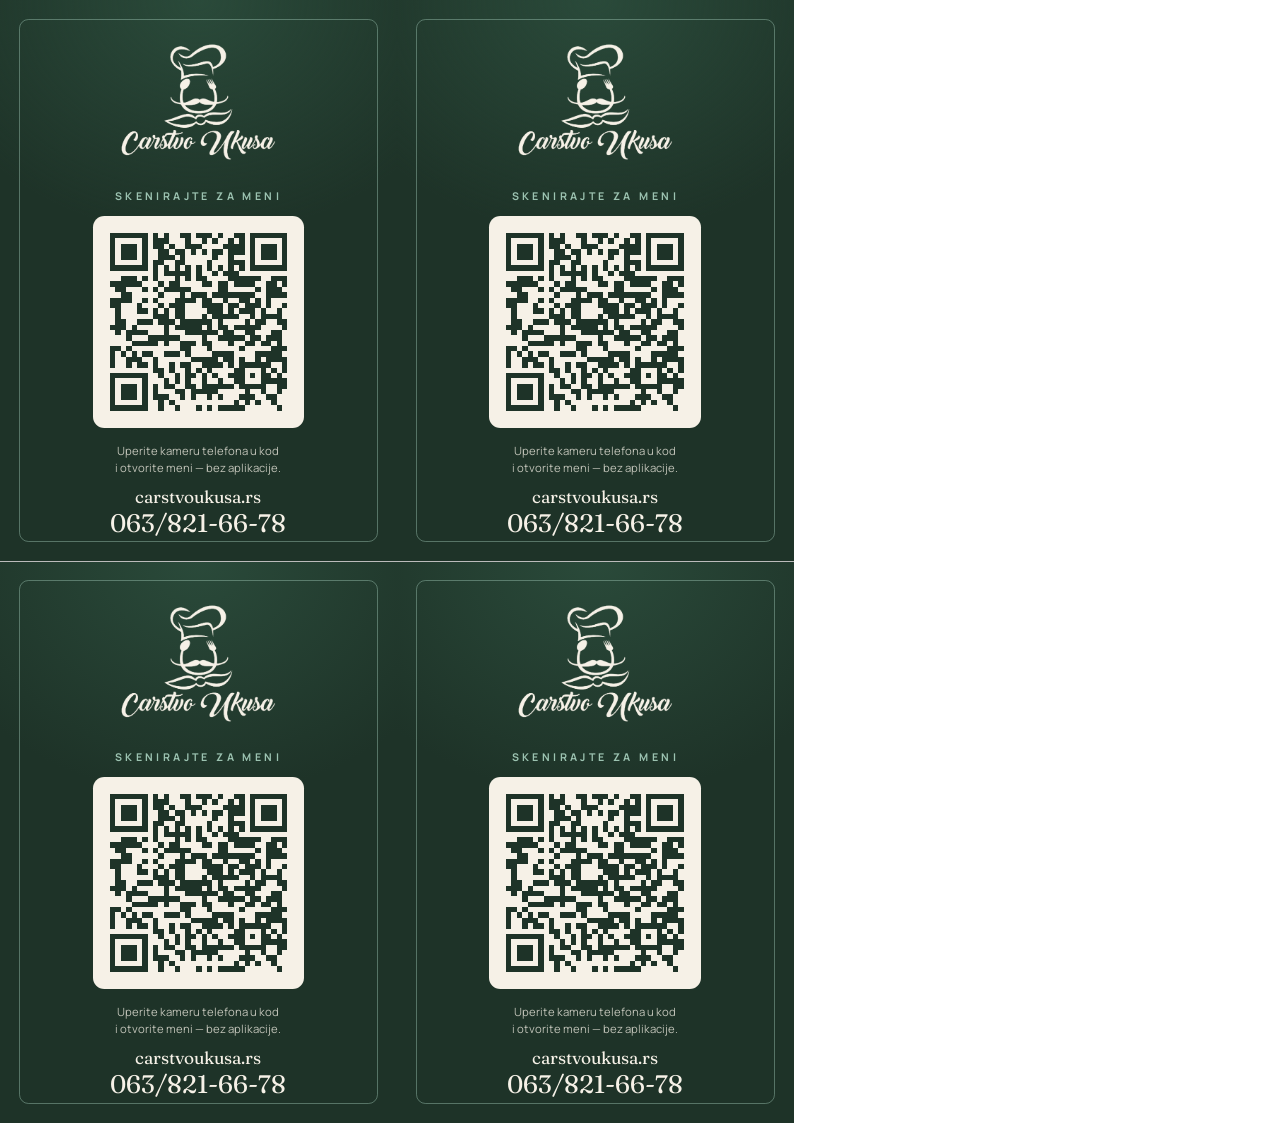
<file: kartica-qr.html>
<!doctype html><html lang="sr-Latn"><head><meta charset="utf-8"><title>QR kartica za sto</title>
<link href="https://fonts.googleapis.com/css2?family=Fraunces:ital,opsz,wght@0,9..144,300..700;1,9..144,300..700&family=Manrope:wght@500;600;700&display=block&subset=latin-ext" rel="stylesheet">
<style>
@page { size: A4; margin: 0; }
* { box-sizing: border-box; margin: 0; padding: 0; }
body { font-family: "Manrope", sans-serif; -webkit-print-color-adjust: exact; print-color-adjust: exact; }
.sheet { width: 210mm; height: 297mm; position: relative; display: grid; grid-template-columns: 105mm 105mm; grid-template-rows: 148.5mm 148.5mm; }
.sheet::before, .sheet::after { content: ""; position: absolute; background: #bbb; }
.sheet::before { left: 105mm; top: 0; width: 0.2mm; height: 100%; }
.sheet::after { top: 148.5mm; left: 0; height: 0.2mm; width: 100%; }
.card { position: relative; width: 105mm; height: 148.5mm; overflow: hidden; color: #F6F1E7; text-align: center;
  padding: 11mm 10mm 9mm; display: flex; flex-direction: column; align-items: center;
  background: radial-gradient(120% 70% at 50% 0%, #2A4A3A 0%, transparent 60%), #1E3328; }
.frame { position: absolute; inset: 5mm; border: 0.3mm solid rgba(156,195,177,.45); border-radius: 2.5mm; pointer-events: none; }
.logo { width: 42mm; }
.kicker { margin-top: 7mm; font-size: 8pt; letter-spacing: .32em; text-transform: uppercase; color: #9CC3B1; font-weight: 700; }
.stars { margin-top: 2mm; font-size: 12pt; letter-spacing: .2em; color: #9CC3B1; }
.rev .logo { width: 36mm; }
.rev .kicker { margin-top: 5mm; }
.rev .qr { margin-top: 2.5mm; width: 50mm; height: 50mm; padding: 4mm; }
.rev .hint { margin-top: 3mm; }
.qr { margin-top: 3.5mm; width: 56mm; height: 56mm; padding: 4.5mm; background: #F6F1E7; border-radius: 3mm; }
.qr svg { width: 100%; height: 100%; display: block; }
.hint { margin-top: 4mm; font-size: 8.5pt; line-height: 1.5; color: rgba(246,241,231,.75); }
.site { margin-top: 2.5mm; font-family: "Fraunces", serif; font-size: 13pt; }
.phone { margin-top: auto; font-family: "Fraunces", serif; font-size: 19pt; font-weight: 400; }
</style></head><body><div class="sheet"><div class="card ">
  <div class="frame"></div>
  <img class="logo" src="assets/logo-cream.png" alt="Carstvo Ukusa">
  <p class="kicker">Skenirajte za meni</p>
  <div class="qr"><svg xmlns="http://www.w3.org/2000/svg" viewBox="0 0 33 33" shape-rendering="crispEdges"><g fill="#1E3328"><rect x="0" y="0" width="1" height="1"/><rect x="1" y="0" width="1" height="1"/><rect x="2" y="0" width="1" height="1"/><rect x="3" y="0" width="1" height="1"/><rect x="4" y="0" width="1" height="1"/><rect x="5" y="0" width="1" height="1"/><rect x="6" y="0" width="1" height="1"/><rect x="8" y="0" width="1" height="1"/><rect x="10" y="0" width="1" height="1"/><rect x="13" y="0" width="1" height="1"/><rect x="14" y="0" width="1" height="1"/><rect x="16" y="0" width="1" height="1"/><rect x="17" y="0" width="1" height="1"/><rect x="18" y="0" width="1" height="1"/><rect x="20" y="0" width="1" height="1"/><rect x="23" y="0" width="1" height="1"/><rect x="24" y="0" width="1" height="1"/><rect x="26" y="0" width="1" height="1"/><rect x="27" y="0" width="1" height="1"/><rect x="28" y="0" width="1" height="1"/><rect x="29" y="0" width="1" height="1"/><rect x="30" y="0" width="1" height="1"/><rect x="31" y="0" width="1" height="1"/><rect x="32" y="0" width="1" height="1"/><rect x="0" y="1" width="1" height="1"/><rect x="6" y="1" width="1" height="1"/><rect x="8" y="1" width="1" height="1"/><rect x="9" y="1" width="1" height="1"/><rect x="10" y="1" width="1" height="1"/><rect x="14" y="1" width="1" height="1"/><rect x="17" y="1" width="1" height="1"/><rect x="19" y="1" width="1" height="1"/><rect x="22" y="1" width="1" height="1"/><rect x="24" y="1" width="1" height="1"/><rect x="26" y="1" width="1" height="1"/><rect x="32" y="1" width="1" height="1"/><rect x="0" y="2" width="1" height="1"/><rect x="2" y="2" width="1" height="1"/><rect x="3" y="2" width="1" height="1"/><rect x="4" y="2" width="1" height="1"/><rect x="6" y="2" width="1" height="1"/><rect x="8" y="2" width="1" height="1"/><rect x="9" y="2" width="1" height="1"/><rect x="11" y="2" width="1" height="1"/><rect x="14" y="2" width="1" height="1"/><rect x="15" y="2" width="1" height="1"/><rect x="16" y="2" width="1" height="1"/><rect x="21" y="2" width="1" height="1"/><rect x="22" y="2" width="1" height="1"/><rect x="23" y="2" width="1" height="1"/><rect x="24" y="2" width="1" height="1"/><rect x="26" y="2" width="1" height="1"/><rect x="28" y="2" width="1" height="1"/><rect x="29" y="2" width="1" height="1"/><rect x="30" y="2" width="1" height="1"/><rect x="32" y="2" width="1" height="1"/><rect x="0" y="3" width="1" height="1"/><rect x="2" y="3" width="1" height="1"/><rect x="3" y="3" width="1" height="1"/><rect x="4" y="3" width="1" height="1"/><rect x="6" y="3" width="1" height="1"/><rect x="9" y="3" width="1" height="1"/><rect x="10" y="3" width="1" height="1"/><rect x="12" y="3" width="1" height="1"/><rect x="13" y="3" width="1" height="1"/><rect x="15" y="3" width="1" height="1"/><rect x="17" y="3" width="1" height="1"/><rect x="19" y="3" width="1" height="1"/><rect x="20" y="3" width="1" height="1"/><rect x="22" y="3" width="1" height="1"/><rect x="23" y="3" width="1" height="1"/><rect x="24" y="3" width="1" height="1"/><rect x="26" y="3" width="1" height="1"/><rect x="28" y="3" width="1" height="1"/><rect x="29" y="3" width="1" height="1"/><rect x="30" y="3" width="1" height="1"/><rect x="32" y="3" width="1" height="1"/><rect x="0" y="4" width="1" height="1"/><rect x="2" y="4" width="1" height="1"/><rect x="3" y="4" width="1" height="1"/><rect x="4" y="4" width="1" height="1"/><rect x="6" y="4" width="1" height="1"/><rect x="9" y="4" width="1" height="1"/><rect x="10" y="4" width="1" height="1"/><rect x="11" y="4" width="1" height="1"/><rect x="13" y="4" width="1" height="1"/><rect x="19" y="4" width="1" height="1"/><rect x="22" y="4" width="1" height="1"/><rect x="26" y="4" width="1" height="1"/><rect x="28" y="4" width="1" height="1"/><rect x="29" y="4" width="1" height="1"/><rect x="30" y="4" width="1" height="1"/><rect x="32" y="4" width="1" height="1"/><rect x="0" y="5" width="1" height="1"/><rect x="6" y="5" width="1" height="1"/><rect x="8" y="5" width="1" height="1"/><rect x="9" y="5" width="1" height="1"/><rect x="12" y="5" width="1" height="1"/><rect x="13" y="5" width="1" height="1"/><rect x="18" y="5" width="1" height="1"/><rect x="22" y="5" width="1" height="1"/><rect x="23" y="5" width="1" height="1"/><rect x="24" y="5" width="1" height="1"/><rect x="26" y="5" width="1" height="1"/><rect x="32" y="5" width="1" height="1"/><rect x="0" y="6" width="1" height="1"/><rect x="1" y="6" width="1" height="1"/><rect x="2" y="6" width="1" height="1"/><rect x="3" y="6" width="1" height="1"/><rect x="4" y="6" width="1" height="1"/><rect x="5" y="6" width="1" height="1"/><rect x="6" y="6" width="1" height="1"/><rect x="8" y="6" width="1" height="1"/><rect x="10" y="6" width="1" height="1"/><rect x="12" y="6" width="1" height="1"/><rect x="14" y="6" width="1" height="1"/><rect x="16" y="6" width="1" height="1"/><rect x="18" y="6" width="1" height="1"/><rect x="20" y="6" width="1" height="1"/><rect x="22" y="6" width="1" height="1"/><rect x="24" y="6" width="1" height="1"/><rect x="26" y="6" width="1" height="1"/><rect x="27" y="6" width="1" height="1"/><rect x="28" y="6" width="1" height="1"/><rect x="29" y="6" width="1" height="1"/><rect x="30" y="6" width="1" height="1"/><rect x="31" y="6" width="1" height="1"/><rect x="32" y="6" width="1" height="1"/><rect x="8" y="7" width="1" height="1"/><rect x="10" y="7" width="1" height="1"/><rect x="11" y="7" width="1" height="1"/><rect x="12" y="7" width="1" height="1"/><rect x="13" y="7" width="1" height="1"/><rect x="14" y="7" width="1" height="1"/><rect x="16" y="7" width="1" height="1"/><rect x="19" y="7" width="1" height="1"/><rect x="21" y="7" width="1" height="1"/><rect x="22" y="7" width="1" height="1"/><rect x="23" y="7" width="1" height="1"/><rect x="2" y="8" width="1" height="1"/><rect x="3" y="8" width="1" height="1"/><rect x="4" y="8" width="1" height="1"/><rect x="6" y="8" width="1" height="1"/><rect x="8" y="8" width="1" height="1"/><rect x="12" y="8" width="1" height="1"/><rect x="14" y="8" width="1" height="1"/><rect x="16" y="8" width="1" height="1"/><rect x="17" y="8" width="1" height="1"/><rect x="22" y="8" width="1" height="1"/><rect x="23" y="8" width="1" height="1"/><rect x="24" y="8" width="1" height="1"/><rect x="25" y="8" width="1" height="1"/><rect x="26" y="8" width="1" height="1"/><rect x="27" y="8" width="1" height="1"/><rect x="30" y="8" width="1" height="1"/><rect x="31" y="8" width="1" height="1"/><rect x="32" y="8" width="1" height="1"/><rect x="0" y="9" width="1" height="1"/><rect x="1" y="9" width="1" height="1"/><rect x="2" y="9" width="1" height="1"/><rect x="3" y="9" width="1" height="1"/><rect x="4" y="9" width="1" height="1"/><rect x="5" y="9" width="1" height="1"/><rect x="9" y="9" width="1" height="1"/><rect x="11" y="9" width="1" height="1"/><rect x="12" y="9" width="1" height="1"/><rect x="17" y="9" width="1" height="1"/><rect x="18" y="9" width="1" height="1"/><rect x="20" y="9" width="1" height="1"/><rect x="21" y="9" width="1" height="1"/><rect x="23" y="9" width="1" height="1"/><rect x="24" y="9" width="1" height="1"/><rect x="25" y="9" width="1" height="1"/><rect x="26" y="9" width="1" height="1"/><rect x="29" y="9" width="1" height="1"/><rect x="30" y="9" width="1" height="1"/><rect x="32" y="9" width="1" height="1"/><rect x="1" y="10" width="1" height="1"/><rect x="2" y="10" width="1" height="1"/><rect x="6" y="10" width="1" height="1"/><rect x="8" y="10" width="1" height="1"/><rect x="10" y="10" width="1" height="1"/><rect x="11" y="10" width="1" height="1"/><rect x="12" y="10" width="1" height="1"/><rect x="13" y="10" width="1" height="1"/><rect x="14" y="10" width="1" height="1"/><rect x="20" y="10" width="1" height="1"/><rect x="21" y="10" width="1" height="1"/><rect x="27" y="10" width="1" height="1"/><rect x="29" y="10" width="1" height="1"/><rect x="30" y="10" width="1" height="1"/><rect x="31" y="10" width="1" height="1"/><rect x="2" y="11" width="1" height="1"/><rect x="3" y="11" width="1" height="1"/><rect x="9" y="11" width="1" height="1"/><rect x="13" y="11" width="1" height="1"/><rect x="15" y="11" width="1" height="1"/><rect x="16" y="11" width="1" height="1"/><rect x="17" y="11" width="1" height="1"/><rect x="19" y="11" width="1" height="1"/><rect x="20" y="11" width="1" height="1"/><rect x="21" y="11" width="1" height="1"/><rect x="22" y="11" width="1" height="1"/><rect x="23" y="11" width="1" height="1"/><rect x="24" y="11" width="1" height="1"/><rect x="25" y="11" width="1" height="1"/><rect x="26" y="11" width="1" height="1"/><rect x="29" y="11" width="1" height="1"/><rect x="30" y="11" width="1" height="1"/><rect x="31" y="11" width="1" height="1"/><rect x="32" y="11" width="1" height="1"/><rect x="0" y="12" width="1" height="1"/><rect x="1" y="12" width="1" height="1"/><rect x="2" y="12" width="1" height="1"/><rect x="3" y="12" width="1" height="1"/><rect x="6" y="12" width="1" height="1"/><rect x="8" y="12" width="1" height="1"/><rect x="12" y="12" width="1" height="1"/><rect x="13" y="12" width="1" height="1"/><rect x="14" y="12" width="1" height="1"/><rect x="15" y="12" width="1" height="1"/><rect x="17" y="12" width="1" height="1"/><rect x="18" y="12" width="1" height="1"/><rect x="21" y="12" width="1" height="1"/><rect x="24" y="12" width="1" height="1"/><rect x="25" y="12" width="1" height="1"/><rect x="27" y="12" width="1" height="1"/><rect x="29" y="12" width="1" height="1"/><rect x="0" y="13" width="1" height="1"/><rect x="1" y="13" width="1" height="1"/><rect x="5" y="13" width="1" height="1"/><rect x="9" y="13" width="1" height="1"/><rect x="11" y="13" width="1" height="1"/><rect x="12" y="13" width="1" height="1"/><rect x="13" y="13" width="1" height="1"/><rect x="17" y="13" width="1" height="1"/><rect x="18" y="13" width="1" height="1"/><rect x="19" y="13" width="1" height="1"/><rect x="20" y="13" width="1" height="1"/><rect x="22" y="13" width="1" height="1"/><rect x="23" y="13" width="1" height="1"/><rect x="25" y="13" width="1" height="1"/><rect x="26" y="13" width="1" height="1"/><rect x="27" y="13" width="1" height="1"/><rect x="29" y="13" width="1" height="1"/><rect x="32" y="13" width="1" height="1"/><rect x="1" y="14" width="1" height="1"/><rect x="5" y="14" width="1" height="1"/><rect x="6" y="14" width="1" height="1"/><rect x="8" y="14" width="1" height="1"/><rect x="10" y="14" width="1" height="1"/><rect x="12" y="14" width="1" height="1"/><rect x="13" y="14" width="1" height="1"/><rect x="18" y="14" width="1" height="1"/><rect x="19" y="14" width="1" height="1"/><rect x="20" y="14" width="1" height="1"/><rect x="22" y="14" width="1" height="1"/><rect x="24" y="14" width="1" height="1"/><rect x="25" y="14" width="1" height="1"/><rect x="26" y="14" width="1" height="1"/><rect x="28" y="14" width="1" height="1"/><rect x="31" y="14" width="1" height="1"/><rect x="1" y="15" width="1" height="1"/><rect x="8" y="15" width="1" height="1"/><rect x="9" y="15" width="1" height="1"/><rect x="10" y="15" width="1" height="1"/><rect x="12" y="15" width="1" height="1"/><rect x="13" y="15" width="1" height="1"/><rect x="17" y="15" width="1" height="1"/><rect x="19" y="15" width="1" height="1"/><rect x="20" y="15" width="1" height="1"/><rect x="21" y="15" width="1" height="1"/><rect x="22" y="15" width="1" height="1"/><rect x="23" y="15" width="1" height="1"/><rect x="26" y="15" width="1" height="1"/><rect x="28" y="15" width="1" height="1"/><rect x="29" y="15" width="1" height="1"/><rect x="30" y="15" width="1" height="1"/><rect x="31" y="15" width="1" height="1"/><rect x="1" y="16" width="1" height="1"/><rect x="2" y="16" width="1" height="1"/><rect x="5" y="16" width="1" height="1"/><rect x="6" y="16" width="1" height="1"/><rect x="7" y="16" width="1" height="1"/><rect x="9" y="16" width="1" height="1"/><rect x="10" y="16" width="1" height="1"/><rect x="11" y="16" width="1" height="1"/><rect x="13" y="16" width="1" height="1"/><rect x="14" y="16" width="1" height="1"/><rect x="15" y="16" width="1" height="1"/><rect x="16" y="16" width="1" height="1"/><rect x="17" y="16" width="1" height="1"/><rect x="18" y="16" width="1" height="1"/><rect x="20" y="16" width="1" height="1"/><rect x="25" y="16" width="1" height="1"/><rect x="27" y="16" width="1" height="1"/><rect x="28" y="16" width="1" height="1"/><rect x="31" y="16" width="1" height="1"/><rect x="32" y="16" width="1" height="1"/><rect x="0" y="17" width="1" height="1"/><rect x="1" y="17" width="1" height="1"/><rect x="2" y="17" width="1" height="1"/><rect x="4" y="17" width="1" height="1"/><rect x="10" y="17" width="1" height="1"/><rect x="12" y="17" width="1" height="1"/><rect x="13" y="17" width="1" height="1"/><rect x="14" y="17" width="1" height="1"/><rect x="15" y="17" width="1" height="1"/><rect x="16" y="17" width="1" height="1"/><rect x="18" y="17" width="1" height="1"/><rect x="20" y="17" width="1" height="1"/><rect x="21" y="17" width="1" height="1"/><rect x="23" y="17" width="1" height="1"/><rect x="24" y="17" width="1" height="1"/><rect x="25" y="17" width="1" height="1"/><rect x="26" y="17" width="1" height="1"/><rect x="27" y="17" width="1" height="1"/><rect x="32" y="17" width="1" height="1"/><rect x="1" y="18" width="1" height="1"/><rect x="3" y="18" width="1" height="1"/><rect x="4" y="18" width="1" height="1"/><rect x="5" y="18" width="1" height="1"/><rect x="6" y="18" width="1" height="1"/><rect x="10" y="18" width="1" height="1"/><rect x="14" y="18" width="1" height="1"/><rect x="15" y="18" width="1" height="1"/><rect x="16" y="18" width="1" height="1"/><rect x="17" y="18" width="1" height="1"/><rect x="18" y="18" width="1" height="1"/><rect x="19" y="18" width="1" height="1"/><rect x="21" y="18" width="1" height="1"/><rect x="22" y="18" width="1" height="1"/><rect x="25" y="18" width="1" height="1"/><rect x="26" y="18" width="1" height="1"/><rect x="30" y="18" width="1" height="1"/><rect x="31" y="18" width="1" height="1"/><rect x="3" y="19" width="1" height="1"/><rect x="7" y="19" width="1" height="1"/><rect x="8" y="19" width="1" height="1"/><rect x="9" y="19" width="1" height="1"/><rect x="10" y="19" width="1" height="1"/><rect x="11" y="19" width="1" height="1"/><rect x="12" y="19" width="1" height="1"/><rect x="17" y="19" width="1" height="1"/><rect x="20" y="19" width="1" height="1"/><rect x="21" y="19" width="1" height="1"/><rect x="22" y="19" width="1" height="1"/><rect x="23" y="19" width="1" height="1"/><rect x="24" y="19" width="1" height="1"/><rect x="26" y="19" width="1" height="1"/><rect x="27" y="19" width="1" height="1"/><rect x="29" y="19" width="1" height="1"/><rect x="30" y="19" width="1" height="1"/><rect x="31" y="19" width="1" height="1"/><rect x="4" y="20" width="1" height="1"/><rect x="5" y="20" width="1" height="1"/><rect x="6" y="20" width="1" height="1"/><rect x="7" y="20" width="1" height="1"/><rect x="8" y="20" width="1" height="1"/><rect x="10" y="20" width="1" height="1"/><rect x="13" y="20" width="1" height="1"/><rect x="14" y="20" width="1" height="1"/><rect x="15" y="20" width="1" height="1"/><rect x="17" y="20" width="1" height="1"/><rect x="18" y="20" width="1" height="1"/><rect x="22" y="20" width="1" height="1"/><rect x="25" y="20" width="1" height="1"/><rect x="26" y="20" width="1" height="1"/><rect x="28" y="20" width="1" height="1"/><rect x="29" y="20" width="1" height="1"/><rect x="31" y="20" width="1" height="1"/><rect x="0" y="21" width="1" height="1"/><rect x="1" y="21" width="1" height="1"/><rect x="3" y="21" width="1" height="1"/><rect x="13" y="21" width="1" height="1"/><rect x="14" y="21" width="1" height="1"/><rect x="18" y="21" width="1" height="1"/><rect x="24" y="21" width="1" height="1"/><rect x="30" y="21" width="1" height="1"/><rect x="31" y="21" width="1" height="1"/><rect x="32" y="21" width="1" height="1"/><rect x="0" y="22" width="1" height="1"/><rect x="2" y="22" width="1" height="1"/><rect x="4" y="22" width="1" height="1"/><rect x="6" y="22" width="1" height="1"/><rect x="7" y="22" width="1" height="1"/><rect x="10" y="22" width="1" height="1"/><rect x="11" y="22" width="1" height="1"/><rect x="12" y="22" width="1" height="1"/><rect x="14" y="22" width="1" height="1"/><rect x="19" y="22" width="1" height="1"/><rect x="20" y="22" width="1" height="1"/><rect x="21" y="22" width="1" height="1"/><rect x="22" y="22" width="1" height="1"/><rect x="27" y="22" width="1" height="1"/><rect x="28" y="22" width="1" height="1"/><rect x="29" y="22" width="1" height="1"/><rect x="30" y="22" width="1" height="1"/><rect x="31" y="22" width="1" height="1"/><rect x="0" y="23" width="1" height="1"/><rect x="3" y="23" width="1" height="1"/><rect x="4" y="23" width="1" height="1"/><rect x="5" y="23" width="1" height="1"/><rect x="8" y="23" width="1" height="1"/><rect x="15" y="23" width="1" height="1"/><rect x="16" y="23" width="1" height="1"/><rect x="17" y="23" width="1" height="1"/><rect x="18" y="23" width="1" height="1"/><rect x="19" y="23" width="1" height="1"/><rect x="21" y="23" width="1" height="1"/><rect x="22" y="23" width="1" height="1"/><rect x="24" y="23" width="1" height="1"/><rect x="27" y="23" width="1" height="1"/><rect x="29" y="23" width="1" height="1"/><rect x="30" y="23" width="1" height="1"/><rect x="31" y="23" width="1" height="1"/><rect x="32" y="23" width="1" height="1"/><rect x="0" y="24" width="1" height="1"/><rect x="3" y="24" width="1" height="1"/><rect x="5" y="24" width="1" height="1"/><rect x="6" y="24" width="1" height="1"/><rect x="8" y="24" width="1" height="1"/><rect x="11" y="24" width="1" height="1"/><rect x="13" y="24" width="1" height="1"/><rect x="14" y="24" width="1" height="1"/><rect x="17" y="24" width="1" height="1"/><rect x="18" y="24" width="1" height="1"/><rect x="19" y="24" width="1" height="1"/><rect x="20" y="24" width="1" height="1"/><rect x="22" y="24" width="1" height="1"/><rect x="24" y="24" width="1" height="1"/><rect x="25" y="24" width="1" height="1"/><rect x="26" y="24" width="1" height="1"/><rect x="27" y="24" width="1" height="1"/><rect x="28" y="24" width="1" height="1"/><rect x="29" y="24" width="1" height="1"/><rect x="32" y="24" width="1" height="1"/><rect x="8" y="25" width="1" height="1"/><rect x="9" y="25" width="1" height="1"/><rect x="11" y="25" width="1" height="1"/><rect x="14" y="25" width="1" height="1"/><rect x="16" y="25" width="1" height="1"/><rect x="18" y="25" width="1" height="1"/><rect x="23" y="25" width="1" height="1"/><rect x="24" y="25" width="1" height="1"/><rect x="28" y="25" width="1" height="1"/><rect x="30" y="25" width="1" height="1"/><rect x="32" y="25" width="1" height="1"/><rect x="0" y="26" width="1" height="1"/><rect x="1" y="26" width="1" height="1"/><rect x="2" y="26" width="1" height="1"/><rect x="3" y="26" width="1" height="1"/><rect x="4" y="26" width="1" height="1"/><rect x="5" y="26" width="1" height="1"/><rect x="6" y="26" width="1" height="1"/><rect x="9" y="26" width="1" height="1"/><rect x="12" y="26" width="1" height="1"/><rect x="14" y="26" width="1" height="1"/><rect x="15" y="26" width="1" height="1"/><rect x="17" y="26" width="1" height="1"/><rect x="19" y="26" width="1" height="1"/><rect x="22" y="26" width="1" height="1"/><rect x="23" y="26" width="1" height="1"/><rect x="24" y="26" width="1" height="1"/><rect x="26" y="26" width="1" height="1"/><rect x="28" y="26" width="1" height="1"/><rect x="29" y="26" width="1" height="1"/><rect x="31" y="26" width="1" height="1"/><rect x="0" y="27" width="1" height="1"/><rect x="6" y="27" width="1" height="1"/><rect x="10" y="27" width="1" height="1"/><rect x="12" y="27" width="1" height="1"/><rect x="14" y="27" width="1" height="1"/><rect x="17" y="27" width="1" height="1"/><rect x="20" y="27" width="1" height="1"/><rect x="23" y="27" width="1" height="1"/><rect x="24" y="27" width="1" height="1"/><rect x="28" y="27" width="1" height="1"/><rect x="29" y="27" width="1" height="1"/><rect x="30" y="27" width="1" height="1"/><rect x="31" y="27" width="1" height="1"/><rect x="32" y="27" width="1" height="1"/><rect x="0" y="28" width="1" height="1"/><rect x="2" y="28" width="1" height="1"/><rect x="3" y="28" width="1" height="1"/><rect x="4" y="28" width="1" height="1"/><rect x="6" y="28" width="1" height="1"/><rect x="8" y="28" width="1" height="1"/><rect x="10" y="28" width="1" height="1"/><rect x="11" y="28" width="1" height="1"/><rect x="14" y="28" width="1" height="1"/><rect x="15" y="28" width="1" height="1"/><rect x="17" y="28" width="1" height="1"/><rect x="18" y="28" width="1" height="1"/><rect x="19" y="28" width="1" height="1"/><rect x="20" y="28" width="1" height="1"/><rect x="21" y="28" width="1" height="1"/><rect x="22" y="28" width="1" height="1"/><rect x="24" y="28" width="1" height="1"/><rect x="25" y="28" width="1" height="1"/><rect x="26" y="28" width="1" height="1"/><rect x="27" y="28" width="1" height="1"/><rect x="28" y="28" width="1" height="1"/><rect x="31" y="28" width="1" height="1"/><rect x="32" y="28" width="1" height="1"/><rect x="0" y="29" width="1" height="1"/><rect x="2" y="29" width="1" height="1"/><rect x="3" y="29" width="1" height="1"/><rect x="4" y="29" width="1" height="1"/><rect x="6" y="29" width="1" height="1"/><rect x="8" y="29" width="1" height="1"/><rect x="12" y="29" width="1" height="1"/><rect x="13" y="29" width="1" height="1"/><rect x="15" y="29" width="1" height="1"/><rect x="16" y="29" width="1" height="1"/><rect x="17" y="29" width="1" height="1"/><rect x="18" y="29" width="1" height="1"/><rect x="19" y="29" width="1" height="1"/><rect x="25" y="29" width="1" height="1"/><rect x="28" y="29" width="1" height="1"/><rect x="31" y="29" width="1" height="1"/><rect x="0" y="30" width="1" height="1"/><rect x="2" y="30" width="1" height="1"/><rect x="3" y="30" width="1" height="1"/><rect x="4" y="30" width="1" height="1"/><rect x="6" y="30" width="1" height="1"/><rect x="8" y="30" width="1" height="1"/><rect x="9" y="30" width="1" height="1"/><rect x="10" y="30" width="1" height="1"/><rect x="13" y="30" width="1" height="1"/><rect x="15" y="30" width="1" height="1"/><rect x="18" y="30" width="1" height="1"/><rect x="20" y="30" width="1" height="1"/><rect x="24" y="30" width="1" height="1"/><rect x="25" y="30" width="1" height="1"/><rect x="26" y="30" width="1" height="1"/><rect x="29" y="30" width="1" height="1"/><rect x="30" y="30" width="1" height="1"/><rect x="0" y="31" width="1" height="1"/><rect x="6" y="31" width="1" height="1"/><rect x="9" y="31" width="1" height="1"/><rect x="11" y="31" width="1" height="1"/><rect x="23" y="31" width="1" height="1"/><rect x="25" y="31" width="1" height="1"/><rect x="27" y="31" width="1" height="1"/><rect x="30" y="31" width="1" height="1"/><rect x="0" y="32" width="1" height="1"/><rect x="1" y="32" width="1" height="1"/><rect x="2" y="32" width="1" height="1"/><rect x="3" y="32" width="1" height="1"/><rect x="4" y="32" width="1" height="1"/><rect x="5" y="32" width="1" height="1"/><rect x="6" y="32" width="1" height="1"/><rect x="9" y="32" width="1" height="1"/><rect x="12" y="32" width="1" height="1"/><rect x="16" y="32" width="1" height="1"/><rect x="18" y="32" width="1" height="1"/><rect x="20" y="32" width="1" height="1"/><rect x="21" y="32" width="1" height="1"/><rect x="22" y="32" width="1" height="1"/><rect x="23" y="32" width="1" height="1"/><rect x="24" y="32" width="1" height="1"/><rect x="31" y="32" width="1" height="1"/></g></svg></div>
  <p class="hint">Uperite kameru telefona u kod<br>i otvorite meni — bez aplikacije.</p>
  <p class="site">carstvoukusa.rs</p>
  <p class="phone">063/821-66-78</p>
</div><div class="card ">
  <div class="frame"></div>
  <img class="logo" src="assets/logo-cream.png" alt="Carstvo Ukusa">
  <p class="kicker">Skenirajte za meni</p>
  <div class="qr"><svg xmlns="http://www.w3.org/2000/svg" viewBox="0 0 33 33" shape-rendering="crispEdges"><g fill="#1E3328"><rect x="0" y="0" width="1" height="1"/><rect x="1" y="0" width="1" height="1"/><rect x="2" y="0" width="1" height="1"/><rect x="3" y="0" width="1" height="1"/><rect x="4" y="0" width="1" height="1"/><rect x="5" y="0" width="1" height="1"/><rect x="6" y="0" width="1" height="1"/><rect x="8" y="0" width="1" height="1"/><rect x="10" y="0" width="1" height="1"/><rect x="13" y="0" width="1" height="1"/><rect x="14" y="0" width="1" height="1"/><rect x="16" y="0" width="1" height="1"/><rect x="17" y="0" width="1" height="1"/><rect x="18" y="0" width="1" height="1"/><rect x="20" y="0" width="1" height="1"/><rect x="23" y="0" width="1" height="1"/><rect x="24" y="0" width="1" height="1"/><rect x="26" y="0" width="1" height="1"/><rect x="27" y="0" width="1" height="1"/><rect x="28" y="0" width="1" height="1"/><rect x="29" y="0" width="1" height="1"/><rect x="30" y="0" width="1" height="1"/><rect x="31" y="0" width="1" height="1"/><rect x="32" y="0" width="1" height="1"/><rect x="0" y="1" width="1" height="1"/><rect x="6" y="1" width="1" height="1"/><rect x="8" y="1" width="1" height="1"/><rect x="9" y="1" width="1" height="1"/><rect x="10" y="1" width="1" height="1"/><rect x="14" y="1" width="1" height="1"/><rect x="17" y="1" width="1" height="1"/><rect x="19" y="1" width="1" height="1"/><rect x="22" y="1" width="1" height="1"/><rect x="24" y="1" width="1" height="1"/><rect x="26" y="1" width="1" height="1"/><rect x="32" y="1" width="1" height="1"/><rect x="0" y="2" width="1" height="1"/><rect x="2" y="2" width="1" height="1"/><rect x="3" y="2" width="1" height="1"/><rect x="4" y="2" width="1" height="1"/><rect x="6" y="2" width="1" height="1"/><rect x="8" y="2" width="1" height="1"/><rect x="9" y="2" width="1" height="1"/><rect x="11" y="2" width="1" height="1"/><rect x="14" y="2" width="1" height="1"/><rect x="15" y="2" width="1" height="1"/><rect x="16" y="2" width="1" height="1"/><rect x="21" y="2" width="1" height="1"/><rect x="22" y="2" width="1" height="1"/><rect x="23" y="2" width="1" height="1"/><rect x="24" y="2" width="1" height="1"/><rect x="26" y="2" width="1" height="1"/><rect x="28" y="2" width="1" height="1"/><rect x="29" y="2" width="1" height="1"/><rect x="30" y="2" width="1" height="1"/><rect x="32" y="2" width="1" height="1"/><rect x="0" y="3" width="1" height="1"/><rect x="2" y="3" width="1" height="1"/><rect x="3" y="3" width="1" height="1"/><rect x="4" y="3" width="1" height="1"/><rect x="6" y="3" width="1" height="1"/><rect x="9" y="3" width="1" height="1"/><rect x="10" y="3" width="1" height="1"/><rect x="12" y="3" width="1" height="1"/><rect x="13" y="3" width="1" height="1"/><rect x="15" y="3" width="1" height="1"/><rect x="17" y="3" width="1" height="1"/><rect x="19" y="3" width="1" height="1"/><rect x="20" y="3" width="1" height="1"/><rect x="22" y="3" width="1" height="1"/><rect x="23" y="3" width="1" height="1"/><rect x="24" y="3" width="1" height="1"/><rect x="26" y="3" width="1" height="1"/><rect x="28" y="3" width="1" height="1"/><rect x="29" y="3" width="1" height="1"/><rect x="30" y="3" width="1" height="1"/><rect x="32" y="3" width="1" height="1"/><rect x="0" y="4" width="1" height="1"/><rect x="2" y="4" width="1" height="1"/><rect x="3" y="4" width="1" height="1"/><rect x="4" y="4" width="1" height="1"/><rect x="6" y="4" width="1" height="1"/><rect x="9" y="4" width="1" height="1"/><rect x="10" y="4" width="1" height="1"/><rect x="11" y="4" width="1" height="1"/><rect x="13" y="4" width="1" height="1"/><rect x="19" y="4" width="1" height="1"/><rect x="22" y="4" width="1" height="1"/><rect x="26" y="4" width="1" height="1"/><rect x="28" y="4" width="1" height="1"/><rect x="29" y="4" width="1" height="1"/><rect x="30" y="4" width="1" height="1"/><rect x="32" y="4" width="1" height="1"/><rect x="0" y="5" width="1" height="1"/><rect x="6" y="5" width="1" height="1"/><rect x="8" y="5" width="1" height="1"/><rect x="9" y="5" width="1" height="1"/><rect x="12" y="5" width="1" height="1"/><rect x="13" y="5" width="1" height="1"/><rect x="18" y="5" width="1" height="1"/><rect x="22" y="5" width="1" height="1"/><rect x="23" y="5" width="1" height="1"/><rect x="24" y="5" width="1" height="1"/><rect x="26" y="5" width="1" height="1"/><rect x="32" y="5" width="1" height="1"/><rect x="0" y="6" width="1" height="1"/><rect x="1" y="6" width="1" height="1"/><rect x="2" y="6" width="1" height="1"/><rect x="3" y="6" width="1" height="1"/><rect x="4" y="6" width="1" height="1"/><rect x="5" y="6" width="1" height="1"/><rect x="6" y="6" width="1" height="1"/><rect x="8" y="6" width="1" height="1"/><rect x="10" y="6" width="1" height="1"/><rect x="12" y="6" width="1" height="1"/><rect x="14" y="6" width="1" height="1"/><rect x="16" y="6" width="1" height="1"/><rect x="18" y="6" width="1" height="1"/><rect x="20" y="6" width="1" height="1"/><rect x="22" y="6" width="1" height="1"/><rect x="24" y="6" width="1" height="1"/><rect x="26" y="6" width="1" height="1"/><rect x="27" y="6" width="1" height="1"/><rect x="28" y="6" width="1" height="1"/><rect x="29" y="6" width="1" height="1"/><rect x="30" y="6" width="1" height="1"/><rect x="31" y="6" width="1" height="1"/><rect x="32" y="6" width="1" height="1"/><rect x="8" y="7" width="1" height="1"/><rect x="10" y="7" width="1" height="1"/><rect x="11" y="7" width="1" height="1"/><rect x="12" y="7" width="1" height="1"/><rect x="13" y="7" width="1" height="1"/><rect x="14" y="7" width="1" height="1"/><rect x="16" y="7" width="1" height="1"/><rect x="19" y="7" width="1" height="1"/><rect x="21" y="7" width="1" height="1"/><rect x="22" y="7" width="1" height="1"/><rect x="23" y="7" width="1" height="1"/><rect x="2" y="8" width="1" height="1"/><rect x="3" y="8" width="1" height="1"/><rect x="4" y="8" width="1" height="1"/><rect x="6" y="8" width="1" height="1"/><rect x="8" y="8" width="1" height="1"/><rect x="12" y="8" width="1" height="1"/><rect x="14" y="8" width="1" height="1"/><rect x="16" y="8" width="1" height="1"/><rect x="17" y="8" width="1" height="1"/><rect x="22" y="8" width="1" height="1"/><rect x="23" y="8" width="1" height="1"/><rect x="24" y="8" width="1" height="1"/><rect x="25" y="8" width="1" height="1"/><rect x="26" y="8" width="1" height="1"/><rect x="27" y="8" width="1" height="1"/><rect x="30" y="8" width="1" height="1"/><rect x="31" y="8" width="1" height="1"/><rect x="32" y="8" width="1" height="1"/><rect x="0" y="9" width="1" height="1"/><rect x="1" y="9" width="1" height="1"/><rect x="2" y="9" width="1" height="1"/><rect x="3" y="9" width="1" height="1"/><rect x="4" y="9" width="1" height="1"/><rect x="5" y="9" width="1" height="1"/><rect x="9" y="9" width="1" height="1"/><rect x="11" y="9" width="1" height="1"/><rect x="12" y="9" width="1" height="1"/><rect x="17" y="9" width="1" height="1"/><rect x="18" y="9" width="1" height="1"/><rect x="20" y="9" width="1" height="1"/><rect x="21" y="9" width="1" height="1"/><rect x="23" y="9" width="1" height="1"/><rect x="24" y="9" width="1" height="1"/><rect x="25" y="9" width="1" height="1"/><rect x="26" y="9" width="1" height="1"/><rect x="29" y="9" width="1" height="1"/><rect x="30" y="9" width="1" height="1"/><rect x="32" y="9" width="1" height="1"/><rect x="1" y="10" width="1" height="1"/><rect x="2" y="10" width="1" height="1"/><rect x="6" y="10" width="1" height="1"/><rect x="8" y="10" width="1" height="1"/><rect x="10" y="10" width="1" height="1"/><rect x="11" y="10" width="1" height="1"/><rect x="12" y="10" width="1" height="1"/><rect x="13" y="10" width="1" height="1"/><rect x="14" y="10" width="1" height="1"/><rect x="20" y="10" width="1" height="1"/><rect x="21" y="10" width="1" height="1"/><rect x="27" y="10" width="1" height="1"/><rect x="29" y="10" width="1" height="1"/><rect x="30" y="10" width="1" height="1"/><rect x="31" y="10" width="1" height="1"/><rect x="2" y="11" width="1" height="1"/><rect x="3" y="11" width="1" height="1"/><rect x="9" y="11" width="1" height="1"/><rect x="13" y="11" width="1" height="1"/><rect x="15" y="11" width="1" height="1"/><rect x="16" y="11" width="1" height="1"/><rect x="17" y="11" width="1" height="1"/><rect x="19" y="11" width="1" height="1"/><rect x="20" y="11" width="1" height="1"/><rect x="21" y="11" width="1" height="1"/><rect x="22" y="11" width="1" height="1"/><rect x="23" y="11" width="1" height="1"/><rect x="24" y="11" width="1" height="1"/><rect x="25" y="11" width="1" height="1"/><rect x="26" y="11" width="1" height="1"/><rect x="29" y="11" width="1" height="1"/><rect x="30" y="11" width="1" height="1"/><rect x="31" y="11" width="1" height="1"/><rect x="32" y="11" width="1" height="1"/><rect x="0" y="12" width="1" height="1"/><rect x="1" y="12" width="1" height="1"/><rect x="2" y="12" width="1" height="1"/><rect x="3" y="12" width="1" height="1"/><rect x="6" y="12" width="1" height="1"/><rect x="8" y="12" width="1" height="1"/><rect x="12" y="12" width="1" height="1"/><rect x="13" y="12" width="1" height="1"/><rect x="14" y="12" width="1" height="1"/><rect x="15" y="12" width="1" height="1"/><rect x="17" y="12" width="1" height="1"/><rect x="18" y="12" width="1" height="1"/><rect x="21" y="12" width="1" height="1"/><rect x="24" y="12" width="1" height="1"/><rect x="25" y="12" width="1" height="1"/><rect x="27" y="12" width="1" height="1"/><rect x="29" y="12" width="1" height="1"/><rect x="0" y="13" width="1" height="1"/><rect x="1" y="13" width="1" height="1"/><rect x="5" y="13" width="1" height="1"/><rect x="9" y="13" width="1" height="1"/><rect x="11" y="13" width="1" height="1"/><rect x="12" y="13" width="1" height="1"/><rect x="13" y="13" width="1" height="1"/><rect x="17" y="13" width="1" height="1"/><rect x="18" y="13" width="1" height="1"/><rect x="19" y="13" width="1" height="1"/><rect x="20" y="13" width="1" height="1"/><rect x="22" y="13" width="1" height="1"/><rect x="23" y="13" width="1" height="1"/><rect x="25" y="13" width="1" height="1"/><rect x="26" y="13" width="1" height="1"/><rect x="27" y="13" width="1" height="1"/><rect x="29" y="13" width="1" height="1"/><rect x="32" y="13" width="1" height="1"/><rect x="1" y="14" width="1" height="1"/><rect x="5" y="14" width="1" height="1"/><rect x="6" y="14" width="1" height="1"/><rect x="8" y="14" width="1" height="1"/><rect x="10" y="14" width="1" height="1"/><rect x="12" y="14" width="1" height="1"/><rect x="13" y="14" width="1" height="1"/><rect x="18" y="14" width="1" height="1"/><rect x="19" y="14" width="1" height="1"/><rect x="20" y="14" width="1" height="1"/><rect x="22" y="14" width="1" height="1"/><rect x="24" y="14" width="1" height="1"/><rect x="25" y="14" width="1" height="1"/><rect x="26" y="14" width="1" height="1"/><rect x="28" y="14" width="1" height="1"/><rect x="31" y="14" width="1" height="1"/><rect x="1" y="15" width="1" height="1"/><rect x="8" y="15" width="1" height="1"/><rect x="9" y="15" width="1" height="1"/><rect x="10" y="15" width="1" height="1"/><rect x="12" y="15" width="1" height="1"/><rect x="13" y="15" width="1" height="1"/><rect x="17" y="15" width="1" height="1"/><rect x="19" y="15" width="1" height="1"/><rect x="20" y="15" width="1" height="1"/><rect x="21" y="15" width="1" height="1"/><rect x="22" y="15" width="1" height="1"/><rect x="23" y="15" width="1" height="1"/><rect x="26" y="15" width="1" height="1"/><rect x="28" y="15" width="1" height="1"/><rect x="29" y="15" width="1" height="1"/><rect x="30" y="15" width="1" height="1"/><rect x="31" y="15" width="1" height="1"/><rect x="1" y="16" width="1" height="1"/><rect x="2" y="16" width="1" height="1"/><rect x="5" y="16" width="1" height="1"/><rect x="6" y="16" width="1" height="1"/><rect x="7" y="16" width="1" height="1"/><rect x="9" y="16" width="1" height="1"/><rect x="10" y="16" width="1" height="1"/><rect x="11" y="16" width="1" height="1"/><rect x="13" y="16" width="1" height="1"/><rect x="14" y="16" width="1" height="1"/><rect x="15" y="16" width="1" height="1"/><rect x="16" y="16" width="1" height="1"/><rect x="17" y="16" width="1" height="1"/><rect x="18" y="16" width="1" height="1"/><rect x="20" y="16" width="1" height="1"/><rect x="25" y="16" width="1" height="1"/><rect x="27" y="16" width="1" height="1"/><rect x="28" y="16" width="1" height="1"/><rect x="31" y="16" width="1" height="1"/><rect x="32" y="16" width="1" height="1"/><rect x="0" y="17" width="1" height="1"/><rect x="1" y="17" width="1" height="1"/><rect x="2" y="17" width="1" height="1"/><rect x="4" y="17" width="1" height="1"/><rect x="10" y="17" width="1" height="1"/><rect x="12" y="17" width="1" height="1"/><rect x="13" y="17" width="1" height="1"/><rect x="14" y="17" width="1" height="1"/><rect x="15" y="17" width="1" height="1"/><rect x="16" y="17" width="1" height="1"/><rect x="18" y="17" width="1" height="1"/><rect x="20" y="17" width="1" height="1"/><rect x="21" y="17" width="1" height="1"/><rect x="23" y="17" width="1" height="1"/><rect x="24" y="17" width="1" height="1"/><rect x="25" y="17" width="1" height="1"/><rect x="26" y="17" width="1" height="1"/><rect x="27" y="17" width="1" height="1"/><rect x="32" y="17" width="1" height="1"/><rect x="1" y="18" width="1" height="1"/><rect x="3" y="18" width="1" height="1"/><rect x="4" y="18" width="1" height="1"/><rect x="5" y="18" width="1" height="1"/><rect x="6" y="18" width="1" height="1"/><rect x="10" y="18" width="1" height="1"/><rect x="14" y="18" width="1" height="1"/><rect x="15" y="18" width="1" height="1"/><rect x="16" y="18" width="1" height="1"/><rect x="17" y="18" width="1" height="1"/><rect x="18" y="18" width="1" height="1"/><rect x="19" y="18" width="1" height="1"/><rect x="21" y="18" width="1" height="1"/><rect x="22" y="18" width="1" height="1"/><rect x="25" y="18" width="1" height="1"/><rect x="26" y="18" width="1" height="1"/><rect x="30" y="18" width="1" height="1"/><rect x="31" y="18" width="1" height="1"/><rect x="3" y="19" width="1" height="1"/><rect x="7" y="19" width="1" height="1"/><rect x="8" y="19" width="1" height="1"/><rect x="9" y="19" width="1" height="1"/><rect x="10" y="19" width="1" height="1"/><rect x="11" y="19" width="1" height="1"/><rect x="12" y="19" width="1" height="1"/><rect x="17" y="19" width="1" height="1"/><rect x="20" y="19" width="1" height="1"/><rect x="21" y="19" width="1" height="1"/><rect x="22" y="19" width="1" height="1"/><rect x="23" y="19" width="1" height="1"/><rect x="24" y="19" width="1" height="1"/><rect x="26" y="19" width="1" height="1"/><rect x="27" y="19" width="1" height="1"/><rect x="29" y="19" width="1" height="1"/><rect x="30" y="19" width="1" height="1"/><rect x="31" y="19" width="1" height="1"/><rect x="4" y="20" width="1" height="1"/><rect x="5" y="20" width="1" height="1"/><rect x="6" y="20" width="1" height="1"/><rect x="7" y="20" width="1" height="1"/><rect x="8" y="20" width="1" height="1"/><rect x="10" y="20" width="1" height="1"/><rect x="13" y="20" width="1" height="1"/><rect x="14" y="20" width="1" height="1"/><rect x="15" y="20" width="1" height="1"/><rect x="17" y="20" width="1" height="1"/><rect x="18" y="20" width="1" height="1"/><rect x="22" y="20" width="1" height="1"/><rect x="25" y="20" width="1" height="1"/><rect x="26" y="20" width="1" height="1"/><rect x="28" y="20" width="1" height="1"/><rect x="29" y="20" width="1" height="1"/><rect x="31" y="20" width="1" height="1"/><rect x="0" y="21" width="1" height="1"/><rect x="1" y="21" width="1" height="1"/><rect x="3" y="21" width="1" height="1"/><rect x="13" y="21" width="1" height="1"/><rect x="14" y="21" width="1" height="1"/><rect x="18" y="21" width="1" height="1"/><rect x="24" y="21" width="1" height="1"/><rect x="30" y="21" width="1" height="1"/><rect x="31" y="21" width="1" height="1"/><rect x="32" y="21" width="1" height="1"/><rect x="0" y="22" width="1" height="1"/><rect x="2" y="22" width="1" height="1"/><rect x="4" y="22" width="1" height="1"/><rect x="6" y="22" width="1" height="1"/><rect x="7" y="22" width="1" height="1"/><rect x="10" y="22" width="1" height="1"/><rect x="11" y="22" width="1" height="1"/><rect x="12" y="22" width="1" height="1"/><rect x="14" y="22" width="1" height="1"/><rect x="19" y="22" width="1" height="1"/><rect x="20" y="22" width="1" height="1"/><rect x="21" y="22" width="1" height="1"/><rect x="22" y="22" width="1" height="1"/><rect x="27" y="22" width="1" height="1"/><rect x="28" y="22" width="1" height="1"/><rect x="29" y="22" width="1" height="1"/><rect x="30" y="22" width="1" height="1"/><rect x="31" y="22" width="1" height="1"/><rect x="0" y="23" width="1" height="1"/><rect x="3" y="23" width="1" height="1"/><rect x="4" y="23" width="1" height="1"/><rect x="5" y="23" width="1" height="1"/><rect x="8" y="23" width="1" height="1"/><rect x="15" y="23" width="1" height="1"/><rect x="16" y="23" width="1" height="1"/><rect x="17" y="23" width="1" height="1"/><rect x="18" y="23" width="1" height="1"/><rect x="19" y="23" width="1" height="1"/><rect x="21" y="23" width="1" height="1"/><rect x="22" y="23" width="1" height="1"/><rect x="24" y="23" width="1" height="1"/><rect x="27" y="23" width="1" height="1"/><rect x="29" y="23" width="1" height="1"/><rect x="30" y="23" width="1" height="1"/><rect x="31" y="23" width="1" height="1"/><rect x="32" y="23" width="1" height="1"/><rect x="0" y="24" width="1" height="1"/><rect x="3" y="24" width="1" height="1"/><rect x="5" y="24" width="1" height="1"/><rect x="6" y="24" width="1" height="1"/><rect x="8" y="24" width="1" height="1"/><rect x="11" y="24" width="1" height="1"/><rect x="13" y="24" width="1" height="1"/><rect x="14" y="24" width="1" height="1"/><rect x="17" y="24" width="1" height="1"/><rect x="18" y="24" width="1" height="1"/><rect x="19" y="24" width="1" height="1"/><rect x="20" y="24" width="1" height="1"/><rect x="22" y="24" width="1" height="1"/><rect x="24" y="24" width="1" height="1"/><rect x="25" y="24" width="1" height="1"/><rect x="26" y="24" width="1" height="1"/><rect x="27" y="24" width="1" height="1"/><rect x="28" y="24" width="1" height="1"/><rect x="29" y="24" width="1" height="1"/><rect x="32" y="24" width="1" height="1"/><rect x="8" y="25" width="1" height="1"/><rect x="9" y="25" width="1" height="1"/><rect x="11" y="25" width="1" height="1"/><rect x="14" y="25" width="1" height="1"/><rect x="16" y="25" width="1" height="1"/><rect x="18" y="25" width="1" height="1"/><rect x="23" y="25" width="1" height="1"/><rect x="24" y="25" width="1" height="1"/><rect x="28" y="25" width="1" height="1"/><rect x="30" y="25" width="1" height="1"/><rect x="32" y="25" width="1" height="1"/><rect x="0" y="26" width="1" height="1"/><rect x="1" y="26" width="1" height="1"/><rect x="2" y="26" width="1" height="1"/><rect x="3" y="26" width="1" height="1"/><rect x="4" y="26" width="1" height="1"/><rect x="5" y="26" width="1" height="1"/><rect x="6" y="26" width="1" height="1"/><rect x="9" y="26" width="1" height="1"/><rect x="12" y="26" width="1" height="1"/><rect x="14" y="26" width="1" height="1"/><rect x="15" y="26" width="1" height="1"/><rect x="17" y="26" width="1" height="1"/><rect x="19" y="26" width="1" height="1"/><rect x="22" y="26" width="1" height="1"/><rect x="23" y="26" width="1" height="1"/><rect x="24" y="26" width="1" height="1"/><rect x="26" y="26" width="1" height="1"/><rect x="28" y="26" width="1" height="1"/><rect x="29" y="26" width="1" height="1"/><rect x="31" y="26" width="1" height="1"/><rect x="0" y="27" width="1" height="1"/><rect x="6" y="27" width="1" height="1"/><rect x="10" y="27" width="1" height="1"/><rect x="12" y="27" width="1" height="1"/><rect x="14" y="27" width="1" height="1"/><rect x="17" y="27" width="1" height="1"/><rect x="20" y="27" width="1" height="1"/><rect x="23" y="27" width="1" height="1"/><rect x="24" y="27" width="1" height="1"/><rect x="28" y="27" width="1" height="1"/><rect x="29" y="27" width="1" height="1"/><rect x="30" y="27" width="1" height="1"/><rect x="31" y="27" width="1" height="1"/><rect x="32" y="27" width="1" height="1"/><rect x="0" y="28" width="1" height="1"/><rect x="2" y="28" width="1" height="1"/><rect x="3" y="28" width="1" height="1"/><rect x="4" y="28" width="1" height="1"/><rect x="6" y="28" width="1" height="1"/><rect x="8" y="28" width="1" height="1"/><rect x="10" y="28" width="1" height="1"/><rect x="11" y="28" width="1" height="1"/><rect x="14" y="28" width="1" height="1"/><rect x="15" y="28" width="1" height="1"/><rect x="17" y="28" width="1" height="1"/><rect x="18" y="28" width="1" height="1"/><rect x="19" y="28" width="1" height="1"/><rect x="20" y="28" width="1" height="1"/><rect x="21" y="28" width="1" height="1"/><rect x="22" y="28" width="1" height="1"/><rect x="24" y="28" width="1" height="1"/><rect x="25" y="28" width="1" height="1"/><rect x="26" y="28" width="1" height="1"/><rect x="27" y="28" width="1" height="1"/><rect x="28" y="28" width="1" height="1"/><rect x="31" y="28" width="1" height="1"/><rect x="32" y="28" width="1" height="1"/><rect x="0" y="29" width="1" height="1"/><rect x="2" y="29" width="1" height="1"/><rect x="3" y="29" width="1" height="1"/><rect x="4" y="29" width="1" height="1"/><rect x="6" y="29" width="1" height="1"/><rect x="8" y="29" width="1" height="1"/><rect x="12" y="29" width="1" height="1"/><rect x="13" y="29" width="1" height="1"/><rect x="15" y="29" width="1" height="1"/><rect x="16" y="29" width="1" height="1"/><rect x="17" y="29" width="1" height="1"/><rect x="18" y="29" width="1" height="1"/><rect x="19" y="29" width="1" height="1"/><rect x="25" y="29" width="1" height="1"/><rect x="28" y="29" width="1" height="1"/><rect x="31" y="29" width="1" height="1"/><rect x="0" y="30" width="1" height="1"/><rect x="2" y="30" width="1" height="1"/><rect x="3" y="30" width="1" height="1"/><rect x="4" y="30" width="1" height="1"/><rect x="6" y="30" width="1" height="1"/><rect x="8" y="30" width="1" height="1"/><rect x="9" y="30" width="1" height="1"/><rect x="10" y="30" width="1" height="1"/><rect x="13" y="30" width="1" height="1"/><rect x="15" y="30" width="1" height="1"/><rect x="18" y="30" width="1" height="1"/><rect x="20" y="30" width="1" height="1"/><rect x="24" y="30" width="1" height="1"/><rect x="25" y="30" width="1" height="1"/><rect x="26" y="30" width="1" height="1"/><rect x="29" y="30" width="1" height="1"/><rect x="30" y="30" width="1" height="1"/><rect x="0" y="31" width="1" height="1"/><rect x="6" y="31" width="1" height="1"/><rect x="9" y="31" width="1" height="1"/><rect x="11" y="31" width="1" height="1"/><rect x="23" y="31" width="1" height="1"/><rect x="25" y="31" width="1" height="1"/><rect x="27" y="31" width="1" height="1"/><rect x="30" y="31" width="1" height="1"/><rect x="0" y="32" width="1" height="1"/><rect x="1" y="32" width="1" height="1"/><rect x="2" y="32" width="1" height="1"/><rect x="3" y="32" width="1" height="1"/><rect x="4" y="32" width="1" height="1"/><rect x="5" y="32" width="1" height="1"/><rect x="6" y="32" width="1" height="1"/><rect x="9" y="32" width="1" height="1"/><rect x="12" y="32" width="1" height="1"/><rect x="16" y="32" width="1" height="1"/><rect x="18" y="32" width="1" height="1"/><rect x="20" y="32" width="1" height="1"/><rect x="21" y="32" width="1" height="1"/><rect x="22" y="32" width="1" height="1"/><rect x="23" y="32" width="1" height="1"/><rect x="24" y="32" width="1" height="1"/><rect x="31" y="32" width="1" height="1"/></g></svg></div>
  <p class="hint">Uperite kameru telefona u kod<br>i otvorite meni — bez aplikacije.</p>
  <p class="site">carstvoukusa.rs</p>
  <p class="phone">063/821-66-78</p>
</div><div class="card ">
  <div class="frame"></div>
  <img class="logo" src="assets/logo-cream.png" alt="Carstvo Ukusa">
  <p class="kicker">Skenirajte za meni</p>
  <div class="qr"><svg xmlns="http://www.w3.org/2000/svg" viewBox="0 0 33 33" shape-rendering="crispEdges"><g fill="#1E3328"><rect x="0" y="0" width="1" height="1"/><rect x="1" y="0" width="1" height="1"/><rect x="2" y="0" width="1" height="1"/><rect x="3" y="0" width="1" height="1"/><rect x="4" y="0" width="1" height="1"/><rect x="5" y="0" width="1" height="1"/><rect x="6" y="0" width="1" height="1"/><rect x="8" y="0" width="1" height="1"/><rect x="10" y="0" width="1" height="1"/><rect x="13" y="0" width="1" height="1"/><rect x="14" y="0" width="1" height="1"/><rect x="16" y="0" width="1" height="1"/><rect x="17" y="0" width="1" height="1"/><rect x="18" y="0" width="1" height="1"/><rect x="20" y="0" width="1" height="1"/><rect x="23" y="0" width="1" height="1"/><rect x="24" y="0" width="1" height="1"/><rect x="26" y="0" width="1" height="1"/><rect x="27" y="0" width="1" height="1"/><rect x="28" y="0" width="1" height="1"/><rect x="29" y="0" width="1" height="1"/><rect x="30" y="0" width="1" height="1"/><rect x="31" y="0" width="1" height="1"/><rect x="32" y="0" width="1" height="1"/><rect x="0" y="1" width="1" height="1"/><rect x="6" y="1" width="1" height="1"/><rect x="8" y="1" width="1" height="1"/><rect x="9" y="1" width="1" height="1"/><rect x="10" y="1" width="1" height="1"/><rect x="14" y="1" width="1" height="1"/><rect x="17" y="1" width="1" height="1"/><rect x="19" y="1" width="1" height="1"/><rect x="22" y="1" width="1" height="1"/><rect x="24" y="1" width="1" height="1"/><rect x="26" y="1" width="1" height="1"/><rect x="32" y="1" width="1" height="1"/><rect x="0" y="2" width="1" height="1"/><rect x="2" y="2" width="1" height="1"/><rect x="3" y="2" width="1" height="1"/><rect x="4" y="2" width="1" height="1"/><rect x="6" y="2" width="1" height="1"/><rect x="8" y="2" width="1" height="1"/><rect x="9" y="2" width="1" height="1"/><rect x="11" y="2" width="1" height="1"/><rect x="14" y="2" width="1" height="1"/><rect x="15" y="2" width="1" height="1"/><rect x="16" y="2" width="1" height="1"/><rect x="21" y="2" width="1" height="1"/><rect x="22" y="2" width="1" height="1"/><rect x="23" y="2" width="1" height="1"/><rect x="24" y="2" width="1" height="1"/><rect x="26" y="2" width="1" height="1"/><rect x="28" y="2" width="1" height="1"/><rect x="29" y="2" width="1" height="1"/><rect x="30" y="2" width="1" height="1"/><rect x="32" y="2" width="1" height="1"/><rect x="0" y="3" width="1" height="1"/><rect x="2" y="3" width="1" height="1"/><rect x="3" y="3" width="1" height="1"/><rect x="4" y="3" width="1" height="1"/><rect x="6" y="3" width="1" height="1"/><rect x="9" y="3" width="1" height="1"/><rect x="10" y="3" width="1" height="1"/><rect x="12" y="3" width="1" height="1"/><rect x="13" y="3" width="1" height="1"/><rect x="15" y="3" width="1" height="1"/><rect x="17" y="3" width="1" height="1"/><rect x="19" y="3" width="1" height="1"/><rect x="20" y="3" width="1" height="1"/><rect x="22" y="3" width="1" height="1"/><rect x="23" y="3" width="1" height="1"/><rect x="24" y="3" width="1" height="1"/><rect x="26" y="3" width="1" height="1"/><rect x="28" y="3" width="1" height="1"/><rect x="29" y="3" width="1" height="1"/><rect x="30" y="3" width="1" height="1"/><rect x="32" y="3" width="1" height="1"/><rect x="0" y="4" width="1" height="1"/><rect x="2" y="4" width="1" height="1"/><rect x="3" y="4" width="1" height="1"/><rect x="4" y="4" width="1" height="1"/><rect x="6" y="4" width="1" height="1"/><rect x="9" y="4" width="1" height="1"/><rect x="10" y="4" width="1" height="1"/><rect x="11" y="4" width="1" height="1"/><rect x="13" y="4" width="1" height="1"/><rect x="19" y="4" width="1" height="1"/><rect x="22" y="4" width="1" height="1"/><rect x="26" y="4" width="1" height="1"/><rect x="28" y="4" width="1" height="1"/><rect x="29" y="4" width="1" height="1"/><rect x="30" y="4" width="1" height="1"/><rect x="32" y="4" width="1" height="1"/><rect x="0" y="5" width="1" height="1"/><rect x="6" y="5" width="1" height="1"/><rect x="8" y="5" width="1" height="1"/><rect x="9" y="5" width="1" height="1"/><rect x="12" y="5" width="1" height="1"/><rect x="13" y="5" width="1" height="1"/><rect x="18" y="5" width="1" height="1"/><rect x="22" y="5" width="1" height="1"/><rect x="23" y="5" width="1" height="1"/><rect x="24" y="5" width="1" height="1"/><rect x="26" y="5" width="1" height="1"/><rect x="32" y="5" width="1" height="1"/><rect x="0" y="6" width="1" height="1"/><rect x="1" y="6" width="1" height="1"/><rect x="2" y="6" width="1" height="1"/><rect x="3" y="6" width="1" height="1"/><rect x="4" y="6" width="1" height="1"/><rect x="5" y="6" width="1" height="1"/><rect x="6" y="6" width="1" height="1"/><rect x="8" y="6" width="1" height="1"/><rect x="10" y="6" width="1" height="1"/><rect x="12" y="6" width="1" height="1"/><rect x="14" y="6" width="1" height="1"/><rect x="16" y="6" width="1" height="1"/><rect x="18" y="6" width="1" height="1"/><rect x="20" y="6" width="1" height="1"/><rect x="22" y="6" width="1" height="1"/><rect x="24" y="6" width="1" height="1"/><rect x="26" y="6" width="1" height="1"/><rect x="27" y="6" width="1" height="1"/><rect x="28" y="6" width="1" height="1"/><rect x="29" y="6" width="1" height="1"/><rect x="30" y="6" width="1" height="1"/><rect x="31" y="6" width="1" height="1"/><rect x="32" y="6" width="1" height="1"/><rect x="8" y="7" width="1" height="1"/><rect x="10" y="7" width="1" height="1"/><rect x="11" y="7" width="1" height="1"/><rect x="12" y="7" width="1" height="1"/><rect x="13" y="7" width="1" height="1"/><rect x="14" y="7" width="1" height="1"/><rect x="16" y="7" width="1" height="1"/><rect x="19" y="7" width="1" height="1"/><rect x="21" y="7" width="1" height="1"/><rect x="22" y="7" width="1" height="1"/><rect x="23" y="7" width="1" height="1"/><rect x="2" y="8" width="1" height="1"/><rect x="3" y="8" width="1" height="1"/><rect x="4" y="8" width="1" height="1"/><rect x="6" y="8" width="1" height="1"/><rect x="8" y="8" width="1" height="1"/><rect x="12" y="8" width="1" height="1"/><rect x="14" y="8" width="1" height="1"/><rect x="16" y="8" width="1" height="1"/><rect x="17" y="8" width="1" height="1"/><rect x="22" y="8" width="1" height="1"/><rect x="23" y="8" width="1" height="1"/><rect x="24" y="8" width="1" height="1"/><rect x="25" y="8" width="1" height="1"/><rect x="26" y="8" width="1" height="1"/><rect x="27" y="8" width="1" height="1"/><rect x="30" y="8" width="1" height="1"/><rect x="31" y="8" width="1" height="1"/><rect x="32" y="8" width="1" height="1"/><rect x="0" y="9" width="1" height="1"/><rect x="1" y="9" width="1" height="1"/><rect x="2" y="9" width="1" height="1"/><rect x="3" y="9" width="1" height="1"/><rect x="4" y="9" width="1" height="1"/><rect x="5" y="9" width="1" height="1"/><rect x="9" y="9" width="1" height="1"/><rect x="11" y="9" width="1" height="1"/><rect x="12" y="9" width="1" height="1"/><rect x="17" y="9" width="1" height="1"/><rect x="18" y="9" width="1" height="1"/><rect x="20" y="9" width="1" height="1"/><rect x="21" y="9" width="1" height="1"/><rect x="23" y="9" width="1" height="1"/><rect x="24" y="9" width="1" height="1"/><rect x="25" y="9" width="1" height="1"/><rect x="26" y="9" width="1" height="1"/><rect x="29" y="9" width="1" height="1"/><rect x="30" y="9" width="1" height="1"/><rect x="32" y="9" width="1" height="1"/><rect x="1" y="10" width="1" height="1"/><rect x="2" y="10" width="1" height="1"/><rect x="6" y="10" width="1" height="1"/><rect x="8" y="10" width="1" height="1"/><rect x="10" y="10" width="1" height="1"/><rect x="11" y="10" width="1" height="1"/><rect x="12" y="10" width="1" height="1"/><rect x="13" y="10" width="1" height="1"/><rect x="14" y="10" width="1" height="1"/><rect x="20" y="10" width="1" height="1"/><rect x="21" y="10" width="1" height="1"/><rect x="27" y="10" width="1" height="1"/><rect x="29" y="10" width="1" height="1"/><rect x="30" y="10" width="1" height="1"/><rect x="31" y="10" width="1" height="1"/><rect x="2" y="11" width="1" height="1"/><rect x="3" y="11" width="1" height="1"/><rect x="9" y="11" width="1" height="1"/><rect x="13" y="11" width="1" height="1"/><rect x="15" y="11" width="1" height="1"/><rect x="16" y="11" width="1" height="1"/><rect x="17" y="11" width="1" height="1"/><rect x="19" y="11" width="1" height="1"/><rect x="20" y="11" width="1" height="1"/><rect x="21" y="11" width="1" height="1"/><rect x="22" y="11" width="1" height="1"/><rect x="23" y="11" width="1" height="1"/><rect x="24" y="11" width="1" height="1"/><rect x="25" y="11" width="1" height="1"/><rect x="26" y="11" width="1" height="1"/><rect x="29" y="11" width="1" height="1"/><rect x="30" y="11" width="1" height="1"/><rect x="31" y="11" width="1" height="1"/><rect x="32" y="11" width="1" height="1"/><rect x="0" y="12" width="1" height="1"/><rect x="1" y="12" width="1" height="1"/><rect x="2" y="12" width="1" height="1"/><rect x="3" y="12" width="1" height="1"/><rect x="6" y="12" width="1" height="1"/><rect x="8" y="12" width="1" height="1"/><rect x="12" y="12" width="1" height="1"/><rect x="13" y="12" width="1" height="1"/><rect x="14" y="12" width="1" height="1"/><rect x="15" y="12" width="1" height="1"/><rect x="17" y="12" width="1" height="1"/><rect x="18" y="12" width="1" height="1"/><rect x="21" y="12" width="1" height="1"/><rect x="24" y="12" width="1" height="1"/><rect x="25" y="12" width="1" height="1"/><rect x="27" y="12" width="1" height="1"/><rect x="29" y="12" width="1" height="1"/><rect x="0" y="13" width="1" height="1"/><rect x="1" y="13" width="1" height="1"/><rect x="5" y="13" width="1" height="1"/><rect x="9" y="13" width="1" height="1"/><rect x="11" y="13" width="1" height="1"/><rect x="12" y="13" width="1" height="1"/><rect x="13" y="13" width="1" height="1"/><rect x="17" y="13" width="1" height="1"/><rect x="18" y="13" width="1" height="1"/><rect x="19" y="13" width="1" height="1"/><rect x="20" y="13" width="1" height="1"/><rect x="22" y="13" width="1" height="1"/><rect x="23" y="13" width="1" height="1"/><rect x="25" y="13" width="1" height="1"/><rect x="26" y="13" width="1" height="1"/><rect x="27" y="13" width="1" height="1"/><rect x="29" y="13" width="1" height="1"/><rect x="32" y="13" width="1" height="1"/><rect x="1" y="14" width="1" height="1"/><rect x="5" y="14" width="1" height="1"/><rect x="6" y="14" width="1" height="1"/><rect x="8" y="14" width="1" height="1"/><rect x="10" y="14" width="1" height="1"/><rect x="12" y="14" width="1" height="1"/><rect x="13" y="14" width="1" height="1"/><rect x="18" y="14" width="1" height="1"/><rect x="19" y="14" width="1" height="1"/><rect x="20" y="14" width="1" height="1"/><rect x="22" y="14" width="1" height="1"/><rect x="24" y="14" width="1" height="1"/><rect x="25" y="14" width="1" height="1"/><rect x="26" y="14" width="1" height="1"/><rect x="28" y="14" width="1" height="1"/><rect x="31" y="14" width="1" height="1"/><rect x="1" y="15" width="1" height="1"/><rect x="8" y="15" width="1" height="1"/><rect x="9" y="15" width="1" height="1"/><rect x="10" y="15" width="1" height="1"/><rect x="12" y="15" width="1" height="1"/><rect x="13" y="15" width="1" height="1"/><rect x="17" y="15" width="1" height="1"/><rect x="19" y="15" width="1" height="1"/><rect x="20" y="15" width="1" height="1"/><rect x="21" y="15" width="1" height="1"/><rect x="22" y="15" width="1" height="1"/><rect x="23" y="15" width="1" height="1"/><rect x="26" y="15" width="1" height="1"/><rect x="28" y="15" width="1" height="1"/><rect x="29" y="15" width="1" height="1"/><rect x="30" y="15" width="1" height="1"/><rect x="31" y="15" width="1" height="1"/><rect x="1" y="16" width="1" height="1"/><rect x="2" y="16" width="1" height="1"/><rect x="5" y="16" width="1" height="1"/><rect x="6" y="16" width="1" height="1"/><rect x="7" y="16" width="1" height="1"/><rect x="9" y="16" width="1" height="1"/><rect x="10" y="16" width="1" height="1"/><rect x="11" y="16" width="1" height="1"/><rect x="13" y="16" width="1" height="1"/><rect x="14" y="16" width="1" height="1"/><rect x="15" y="16" width="1" height="1"/><rect x="16" y="16" width="1" height="1"/><rect x="17" y="16" width="1" height="1"/><rect x="18" y="16" width="1" height="1"/><rect x="20" y="16" width="1" height="1"/><rect x="25" y="16" width="1" height="1"/><rect x="27" y="16" width="1" height="1"/><rect x="28" y="16" width="1" height="1"/><rect x="31" y="16" width="1" height="1"/><rect x="32" y="16" width="1" height="1"/><rect x="0" y="17" width="1" height="1"/><rect x="1" y="17" width="1" height="1"/><rect x="2" y="17" width="1" height="1"/><rect x="4" y="17" width="1" height="1"/><rect x="10" y="17" width="1" height="1"/><rect x="12" y="17" width="1" height="1"/><rect x="13" y="17" width="1" height="1"/><rect x="14" y="17" width="1" height="1"/><rect x="15" y="17" width="1" height="1"/><rect x="16" y="17" width="1" height="1"/><rect x="18" y="17" width="1" height="1"/><rect x="20" y="17" width="1" height="1"/><rect x="21" y="17" width="1" height="1"/><rect x="23" y="17" width="1" height="1"/><rect x="24" y="17" width="1" height="1"/><rect x="25" y="17" width="1" height="1"/><rect x="26" y="17" width="1" height="1"/><rect x="27" y="17" width="1" height="1"/><rect x="32" y="17" width="1" height="1"/><rect x="1" y="18" width="1" height="1"/><rect x="3" y="18" width="1" height="1"/><rect x="4" y="18" width="1" height="1"/><rect x="5" y="18" width="1" height="1"/><rect x="6" y="18" width="1" height="1"/><rect x="10" y="18" width="1" height="1"/><rect x="14" y="18" width="1" height="1"/><rect x="15" y="18" width="1" height="1"/><rect x="16" y="18" width="1" height="1"/><rect x="17" y="18" width="1" height="1"/><rect x="18" y="18" width="1" height="1"/><rect x="19" y="18" width="1" height="1"/><rect x="21" y="18" width="1" height="1"/><rect x="22" y="18" width="1" height="1"/><rect x="25" y="18" width="1" height="1"/><rect x="26" y="18" width="1" height="1"/><rect x="30" y="18" width="1" height="1"/><rect x="31" y="18" width="1" height="1"/><rect x="3" y="19" width="1" height="1"/><rect x="7" y="19" width="1" height="1"/><rect x="8" y="19" width="1" height="1"/><rect x="9" y="19" width="1" height="1"/><rect x="10" y="19" width="1" height="1"/><rect x="11" y="19" width="1" height="1"/><rect x="12" y="19" width="1" height="1"/><rect x="17" y="19" width="1" height="1"/><rect x="20" y="19" width="1" height="1"/><rect x="21" y="19" width="1" height="1"/><rect x="22" y="19" width="1" height="1"/><rect x="23" y="19" width="1" height="1"/><rect x="24" y="19" width="1" height="1"/><rect x="26" y="19" width="1" height="1"/><rect x="27" y="19" width="1" height="1"/><rect x="29" y="19" width="1" height="1"/><rect x="30" y="19" width="1" height="1"/><rect x="31" y="19" width="1" height="1"/><rect x="4" y="20" width="1" height="1"/><rect x="5" y="20" width="1" height="1"/><rect x="6" y="20" width="1" height="1"/><rect x="7" y="20" width="1" height="1"/><rect x="8" y="20" width="1" height="1"/><rect x="10" y="20" width="1" height="1"/><rect x="13" y="20" width="1" height="1"/><rect x="14" y="20" width="1" height="1"/><rect x="15" y="20" width="1" height="1"/><rect x="17" y="20" width="1" height="1"/><rect x="18" y="20" width="1" height="1"/><rect x="22" y="20" width="1" height="1"/><rect x="25" y="20" width="1" height="1"/><rect x="26" y="20" width="1" height="1"/><rect x="28" y="20" width="1" height="1"/><rect x="29" y="20" width="1" height="1"/><rect x="31" y="20" width="1" height="1"/><rect x="0" y="21" width="1" height="1"/><rect x="1" y="21" width="1" height="1"/><rect x="3" y="21" width="1" height="1"/><rect x="13" y="21" width="1" height="1"/><rect x="14" y="21" width="1" height="1"/><rect x="18" y="21" width="1" height="1"/><rect x="24" y="21" width="1" height="1"/><rect x="30" y="21" width="1" height="1"/><rect x="31" y="21" width="1" height="1"/><rect x="32" y="21" width="1" height="1"/><rect x="0" y="22" width="1" height="1"/><rect x="2" y="22" width="1" height="1"/><rect x="4" y="22" width="1" height="1"/><rect x="6" y="22" width="1" height="1"/><rect x="7" y="22" width="1" height="1"/><rect x="10" y="22" width="1" height="1"/><rect x="11" y="22" width="1" height="1"/><rect x="12" y="22" width="1" height="1"/><rect x="14" y="22" width="1" height="1"/><rect x="19" y="22" width="1" height="1"/><rect x="20" y="22" width="1" height="1"/><rect x="21" y="22" width="1" height="1"/><rect x="22" y="22" width="1" height="1"/><rect x="27" y="22" width="1" height="1"/><rect x="28" y="22" width="1" height="1"/><rect x="29" y="22" width="1" height="1"/><rect x="30" y="22" width="1" height="1"/><rect x="31" y="22" width="1" height="1"/><rect x="0" y="23" width="1" height="1"/><rect x="3" y="23" width="1" height="1"/><rect x="4" y="23" width="1" height="1"/><rect x="5" y="23" width="1" height="1"/><rect x="8" y="23" width="1" height="1"/><rect x="15" y="23" width="1" height="1"/><rect x="16" y="23" width="1" height="1"/><rect x="17" y="23" width="1" height="1"/><rect x="18" y="23" width="1" height="1"/><rect x="19" y="23" width="1" height="1"/><rect x="21" y="23" width="1" height="1"/><rect x="22" y="23" width="1" height="1"/><rect x="24" y="23" width="1" height="1"/><rect x="27" y="23" width="1" height="1"/><rect x="29" y="23" width="1" height="1"/><rect x="30" y="23" width="1" height="1"/><rect x="31" y="23" width="1" height="1"/><rect x="32" y="23" width="1" height="1"/><rect x="0" y="24" width="1" height="1"/><rect x="3" y="24" width="1" height="1"/><rect x="5" y="24" width="1" height="1"/><rect x="6" y="24" width="1" height="1"/><rect x="8" y="24" width="1" height="1"/><rect x="11" y="24" width="1" height="1"/><rect x="13" y="24" width="1" height="1"/><rect x="14" y="24" width="1" height="1"/><rect x="17" y="24" width="1" height="1"/><rect x="18" y="24" width="1" height="1"/><rect x="19" y="24" width="1" height="1"/><rect x="20" y="24" width="1" height="1"/><rect x="22" y="24" width="1" height="1"/><rect x="24" y="24" width="1" height="1"/><rect x="25" y="24" width="1" height="1"/><rect x="26" y="24" width="1" height="1"/><rect x="27" y="24" width="1" height="1"/><rect x="28" y="24" width="1" height="1"/><rect x="29" y="24" width="1" height="1"/><rect x="32" y="24" width="1" height="1"/><rect x="8" y="25" width="1" height="1"/><rect x="9" y="25" width="1" height="1"/><rect x="11" y="25" width="1" height="1"/><rect x="14" y="25" width="1" height="1"/><rect x="16" y="25" width="1" height="1"/><rect x="18" y="25" width="1" height="1"/><rect x="23" y="25" width="1" height="1"/><rect x="24" y="25" width="1" height="1"/><rect x="28" y="25" width="1" height="1"/><rect x="30" y="25" width="1" height="1"/><rect x="32" y="25" width="1" height="1"/><rect x="0" y="26" width="1" height="1"/><rect x="1" y="26" width="1" height="1"/><rect x="2" y="26" width="1" height="1"/><rect x="3" y="26" width="1" height="1"/><rect x="4" y="26" width="1" height="1"/><rect x="5" y="26" width="1" height="1"/><rect x="6" y="26" width="1" height="1"/><rect x="9" y="26" width="1" height="1"/><rect x="12" y="26" width="1" height="1"/><rect x="14" y="26" width="1" height="1"/><rect x="15" y="26" width="1" height="1"/><rect x="17" y="26" width="1" height="1"/><rect x="19" y="26" width="1" height="1"/><rect x="22" y="26" width="1" height="1"/><rect x="23" y="26" width="1" height="1"/><rect x="24" y="26" width="1" height="1"/><rect x="26" y="26" width="1" height="1"/><rect x="28" y="26" width="1" height="1"/><rect x="29" y="26" width="1" height="1"/><rect x="31" y="26" width="1" height="1"/><rect x="0" y="27" width="1" height="1"/><rect x="6" y="27" width="1" height="1"/><rect x="10" y="27" width="1" height="1"/><rect x="12" y="27" width="1" height="1"/><rect x="14" y="27" width="1" height="1"/><rect x="17" y="27" width="1" height="1"/><rect x="20" y="27" width="1" height="1"/><rect x="23" y="27" width="1" height="1"/><rect x="24" y="27" width="1" height="1"/><rect x="28" y="27" width="1" height="1"/><rect x="29" y="27" width="1" height="1"/><rect x="30" y="27" width="1" height="1"/><rect x="31" y="27" width="1" height="1"/><rect x="32" y="27" width="1" height="1"/><rect x="0" y="28" width="1" height="1"/><rect x="2" y="28" width="1" height="1"/><rect x="3" y="28" width="1" height="1"/><rect x="4" y="28" width="1" height="1"/><rect x="6" y="28" width="1" height="1"/><rect x="8" y="28" width="1" height="1"/><rect x="10" y="28" width="1" height="1"/><rect x="11" y="28" width="1" height="1"/><rect x="14" y="28" width="1" height="1"/><rect x="15" y="28" width="1" height="1"/><rect x="17" y="28" width="1" height="1"/><rect x="18" y="28" width="1" height="1"/><rect x="19" y="28" width="1" height="1"/><rect x="20" y="28" width="1" height="1"/><rect x="21" y="28" width="1" height="1"/><rect x="22" y="28" width="1" height="1"/><rect x="24" y="28" width="1" height="1"/><rect x="25" y="28" width="1" height="1"/><rect x="26" y="28" width="1" height="1"/><rect x="27" y="28" width="1" height="1"/><rect x="28" y="28" width="1" height="1"/><rect x="31" y="28" width="1" height="1"/><rect x="32" y="28" width="1" height="1"/><rect x="0" y="29" width="1" height="1"/><rect x="2" y="29" width="1" height="1"/><rect x="3" y="29" width="1" height="1"/><rect x="4" y="29" width="1" height="1"/><rect x="6" y="29" width="1" height="1"/><rect x="8" y="29" width="1" height="1"/><rect x="12" y="29" width="1" height="1"/><rect x="13" y="29" width="1" height="1"/><rect x="15" y="29" width="1" height="1"/><rect x="16" y="29" width="1" height="1"/><rect x="17" y="29" width="1" height="1"/><rect x="18" y="29" width="1" height="1"/><rect x="19" y="29" width="1" height="1"/><rect x="25" y="29" width="1" height="1"/><rect x="28" y="29" width="1" height="1"/><rect x="31" y="29" width="1" height="1"/><rect x="0" y="30" width="1" height="1"/><rect x="2" y="30" width="1" height="1"/><rect x="3" y="30" width="1" height="1"/><rect x="4" y="30" width="1" height="1"/><rect x="6" y="30" width="1" height="1"/><rect x="8" y="30" width="1" height="1"/><rect x="9" y="30" width="1" height="1"/><rect x="10" y="30" width="1" height="1"/><rect x="13" y="30" width="1" height="1"/><rect x="15" y="30" width="1" height="1"/><rect x="18" y="30" width="1" height="1"/><rect x="20" y="30" width="1" height="1"/><rect x="24" y="30" width="1" height="1"/><rect x="25" y="30" width="1" height="1"/><rect x="26" y="30" width="1" height="1"/><rect x="29" y="30" width="1" height="1"/><rect x="30" y="30" width="1" height="1"/><rect x="0" y="31" width="1" height="1"/><rect x="6" y="31" width="1" height="1"/><rect x="9" y="31" width="1" height="1"/><rect x="11" y="31" width="1" height="1"/><rect x="23" y="31" width="1" height="1"/><rect x="25" y="31" width="1" height="1"/><rect x="27" y="31" width="1" height="1"/><rect x="30" y="31" width="1" height="1"/><rect x="0" y="32" width="1" height="1"/><rect x="1" y="32" width="1" height="1"/><rect x="2" y="32" width="1" height="1"/><rect x="3" y="32" width="1" height="1"/><rect x="4" y="32" width="1" height="1"/><rect x="5" y="32" width="1" height="1"/><rect x="6" y="32" width="1" height="1"/><rect x="9" y="32" width="1" height="1"/><rect x="12" y="32" width="1" height="1"/><rect x="16" y="32" width="1" height="1"/><rect x="18" y="32" width="1" height="1"/><rect x="20" y="32" width="1" height="1"/><rect x="21" y="32" width="1" height="1"/><rect x="22" y="32" width="1" height="1"/><rect x="23" y="32" width="1" height="1"/><rect x="24" y="32" width="1" height="1"/><rect x="31" y="32" width="1" height="1"/></g></svg></div>
  <p class="hint">Uperite kameru telefona u kod<br>i otvorite meni — bez aplikacije.</p>
  <p class="site">carstvoukusa.rs</p>
  <p class="phone">063/821-66-78</p>
</div><div class="card ">
  <div class="frame"></div>
  <img class="logo" src="assets/logo-cream.png" alt="Carstvo Ukusa">
  <p class="kicker">Skenirajte za meni</p>
  <div class="qr"><svg xmlns="http://www.w3.org/2000/svg" viewBox="0 0 33 33" shape-rendering="crispEdges"><g fill="#1E3328"><rect x="0" y="0" width="1" height="1"/><rect x="1" y="0" width="1" height="1"/><rect x="2" y="0" width="1" height="1"/><rect x="3" y="0" width="1" height="1"/><rect x="4" y="0" width="1" height="1"/><rect x="5" y="0" width="1" height="1"/><rect x="6" y="0" width="1" height="1"/><rect x="8" y="0" width="1" height="1"/><rect x="10" y="0" width="1" height="1"/><rect x="13" y="0" width="1" height="1"/><rect x="14" y="0" width="1" height="1"/><rect x="16" y="0" width="1" height="1"/><rect x="17" y="0" width="1" height="1"/><rect x="18" y="0" width="1" height="1"/><rect x="20" y="0" width="1" height="1"/><rect x="23" y="0" width="1" height="1"/><rect x="24" y="0" width="1" height="1"/><rect x="26" y="0" width="1" height="1"/><rect x="27" y="0" width="1" height="1"/><rect x="28" y="0" width="1" height="1"/><rect x="29" y="0" width="1" height="1"/><rect x="30" y="0" width="1" height="1"/><rect x="31" y="0" width="1" height="1"/><rect x="32" y="0" width="1" height="1"/><rect x="0" y="1" width="1" height="1"/><rect x="6" y="1" width="1" height="1"/><rect x="8" y="1" width="1" height="1"/><rect x="9" y="1" width="1" height="1"/><rect x="10" y="1" width="1" height="1"/><rect x="14" y="1" width="1" height="1"/><rect x="17" y="1" width="1" height="1"/><rect x="19" y="1" width="1" height="1"/><rect x="22" y="1" width="1" height="1"/><rect x="24" y="1" width="1" height="1"/><rect x="26" y="1" width="1" height="1"/><rect x="32" y="1" width="1" height="1"/><rect x="0" y="2" width="1" height="1"/><rect x="2" y="2" width="1" height="1"/><rect x="3" y="2" width="1" height="1"/><rect x="4" y="2" width="1" height="1"/><rect x="6" y="2" width="1" height="1"/><rect x="8" y="2" width="1" height="1"/><rect x="9" y="2" width="1" height="1"/><rect x="11" y="2" width="1" height="1"/><rect x="14" y="2" width="1" height="1"/><rect x="15" y="2" width="1" height="1"/><rect x="16" y="2" width="1" height="1"/><rect x="21" y="2" width="1" height="1"/><rect x="22" y="2" width="1" height="1"/><rect x="23" y="2" width="1" height="1"/><rect x="24" y="2" width="1" height="1"/><rect x="26" y="2" width="1" height="1"/><rect x="28" y="2" width="1" height="1"/><rect x="29" y="2" width="1" height="1"/><rect x="30" y="2" width="1" height="1"/><rect x="32" y="2" width="1" height="1"/><rect x="0" y="3" width="1" height="1"/><rect x="2" y="3" width="1" height="1"/><rect x="3" y="3" width="1" height="1"/><rect x="4" y="3" width="1" height="1"/><rect x="6" y="3" width="1" height="1"/><rect x="9" y="3" width="1" height="1"/><rect x="10" y="3" width="1" height="1"/><rect x="12" y="3" width="1" height="1"/><rect x="13" y="3" width="1" height="1"/><rect x="15" y="3" width="1" height="1"/><rect x="17" y="3" width="1" height="1"/><rect x="19" y="3" width="1" height="1"/><rect x="20" y="3" width="1" height="1"/><rect x="22" y="3" width="1" height="1"/><rect x="23" y="3" width="1" height="1"/><rect x="24" y="3" width="1" height="1"/><rect x="26" y="3" width="1" height="1"/><rect x="28" y="3" width="1" height="1"/><rect x="29" y="3" width="1" height="1"/><rect x="30" y="3" width="1" height="1"/><rect x="32" y="3" width="1" height="1"/><rect x="0" y="4" width="1" height="1"/><rect x="2" y="4" width="1" height="1"/><rect x="3" y="4" width="1" height="1"/><rect x="4" y="4" width="1" height="1"/><rect x="6" y="4" width="1" height="1"/><rect x="9" y="4" width="1" height="1"/><rect x="10" y="4" width="1" height="1"/><rect x="11" y="4" width="1" height="1"/><rect x="13" y="4" width="1" height="1"/><rect x="19" y="4" width="1" height="1"/><rect x="22" y="4" width="1" height="1"/><rect x="26" y="4" width="1" height="1"/><rect x="28" y="4" width="1" height="1"/><rect x="29" y="4" width="1" height="1"/><rect x="30" y="4" width="1" height="1"/><rect x="32" y="4" width="1" height="1"/><rect x="0" y="5" width="1" height="1"/><rect x="6" y="5" width="1" height="1"/><rect x="8" y="5" width="1" height="1"/><rect x="9" y="5" width="1" height="1"/><rect x="12" y="5" width="1" height="1"/><rect x="13" y="5" width="1" height="1"/><rect x="18" y="5" width="1" height="1"/><rect x="22" y="5" width="1" height="1"/><rect x="23" y="5" width="1" height="1"/><rect x="24" y="5" width="1" height="1"/><rect x="26" y="5" width="1" height="1"/><rect x="32" y="5" width="1" height="1"/><rect x="0" y="6" width="1" height="1"/><rect x="1" y="6" width="1" height="1"/><rect x="2" y="6" width="1" height="1"/><rect x="3" y="6" width="1" height="1"/><rect x="4" y="6" width="1" height="1"/><rect x="5" y="6" width="1" height="1"/><rect x="6" y="6" width="1" height="1"/><rect x="8" y="6" width="1" height="1"/><rect x="10" y="6" width="1" height="1"/><rect x="12" y="6" width="1" height="1"/><rect x="14" y="6" width="1" height="1"/><rect x="16" y="6" width="1" height="1"/><rect x="18" y="6" width="1" height="1"/><rect x="20" y="6" width="1" height="1"/><rect x="22" y="6" width="1" height="1"/><rect x="24" y="6" width="1" height="1"/><rect x="26" y="6" width="1" height="1"/><rect x="27" y="6" width="1" height="1"/><rect x="28" y="6" width="1" height="1"/><rect x="29" y="6" width="1" height="1"/><rect x="30" y="6" width="1" height="1"/><rect x="31" y="6" width="1" height="1"/><rect x="32" y="6" width="1" height="1"/><rect x="8" y="7" width="1" height="1"/><rect x="10" y="7" width="1" height="1"/><rect x="11" y="7" width="1" height="1"/><rect x="12" y="7" width="1" height="1"/><rect x="13" y="7" width="1" height="1"/><rect x="14" y="7" width="1" height="1"/><rect x="16" y="7" width="1" height="1"/><rect x="19" y="7" width="1" height="1"/><rect x="21" y="7" width="1" height="1"/><rect x="22" y="7" width="1" height="1"/><rect x="23" y="7" width="1" height="1"/><rect x="2" y="8" width="1" height="1"/><rect x="3" y="8" width="1" height="1"/><rect x="4" y="8" width="1" height="1"/><rect x="6" y="8" width="1" height="1"/><rect x="8" y="8" width="1" height="1"/><rect x="12" y="8" width="1" height="1"/><rect x="14" y="8" width="1" height="1"/><rect x="16" y="8" width="1" height="1"/><rect x="17" y="8" width="1" height="1"/><rect x="22" y="8" width="1" height="1"/><rect x="23" y="8" width="1" height="1"/><rect x="24" y="8" width="1" height="1"/><rect x="25" y="8" width="1" height="1"/><rect x="26" y="8" width="1" height="1"/><rect x="27" y="8" width="1" height="1"/><rect x="30" y="8" width="1" height="1"/><rect x="31" y="8" width="1" height="1"/><rect x="32" y="8" width="1" height="1"/><rect x="0" y="9" width="1" height="1"/><rect x="1" y="9" width="1" height="1"/><rect x="2" y="9" width="1" height="1"/><rect x="3" y="9" width="1" height="1"/><rect x="4" y="9" width="1" height="1"/><rect x="5" y="9" width="1" height="1"/><rect x="9" y="9" width="1" height="1"/><rect x="11" y="9" width="1" height="1"/><rect x="12" y="9" width="1" height="1"/><rect x="17" y="9" width="1" height="1"/><rect x="18" y="9" width="1" height="1"/><rect x="20" y="9" width="1" height="1"/><rect x="21" y="9" width="1" height="1"/><rect x="23" y="9" width="1" height="1"/><rect x="24" y="9" width="1" height="1"/><rect x="25" y="9" width="1" height="1"/><rect x="26" y="9" width="1" height="1"/><rect x="29" y="9" width="1" height="1"/><rect x="30" y="9" width="1" height="1"/><rect x="32" y="9" width="1" height="1"/><rect x="1" y="10" width="1" height="1"/><rect x="2" y="10" width="1" height="1"/><rect x="6" y="10" width="1" height="1"/><rect x="8" y="10" width="1" height="1"/><rect x="10" y="10" width="1" height="1"/><rect x="11" y="10" width="1" height="1"/><rect x="12" y="10" width="1" height="1"/><rect x="13" y="10" width="1" height="1"/><rect x="14" y="10" width="1" height="1"/><rect x="20" y="10" width="1" height="1"/><rect x="21" y="10" width="1" height="1"/><rect x="27" y="10" width="1" height="1"/><rect x="29" y="10" width="1" height="1"/><rect x="30" y="10" width="1" height="1"/><rect x="31" y="10" width="1" height="1"/><rect x="2" y="11" width="1" height="1"/><rect x="3" y="11" width="1" height="1"/><rect x="9" y="11" width="1" height="1"/><rect x="13" y="11" width="1" height="1"/><rect x="15" y="11" width="1" height="1"/><rect x="16" y="11" width="1" height="1"/><rect x="17" y="11" width="1" height="1"/><rect x="19" y="11" width="1" height="1"/><rect x="20" y="11" width="1" height="1"/><rect x="21" y="11" width="1" height="1"/><rect x="22" y="11" width="1" height="1"/><rect x="23" y="11" width="1" height="1"/><rect x="24" y="11" width="1" height="1"/><rect x="25" y="11" width="1" height="1"/><rect x="26" y="11" width="1" height="1"/><rect x="29" y="11" width="1" height="1"/><rect x="30" y="11" width="1" height="1"/><rect x="31" y="11" width="1" height="1"/><rect x="32" y="11" width="1" height="1"/><rect x="0" y="12" width="1" height="1"/><rect x="1" y="12" width="1" height="1"/><rect x="2" y="12" width="1" height="1"/><rect x="3" y="12" width="1" height="1"/><rect x="6" y="12" width="1" height="1"/><rect x="8" y="12" width="1" height="1"/><rect x="12" y="12" width="1" height="1"/><rect x="13" y="12" width="1" height="1"/><rect x="14" y="12" width="1" height="1"/><rect x="15" y="12" width="1" height="1"/><rect x="17" y="12" width="1" height="1"/><rect x="18" y="12" width="1" height="1"/><rect x="21" y="12" width="1" height="1"/><rect x="24" y="12" width="1" height="1"/><rect x="25" y="12" width="1" height="1"/><rect x="27" y="12" width="1" height="1"/><rect x="29" y="12" width="1" height="1"/><rect x="0" y="13" width="1" height="1"/><rect x="1" y="13" width="1" height="1"/><rect x="5" y="13" width="1" height="1"/><rect x="9" y="13" width="1" height="1"/><rect x="11" y="13" width="1" height="1"/><rect x="12" y="13" width="1" height="1"/><rect x="13" y="13" width="1" height="1"/><rect x="17" y="13" width="1" height="1"/><rect x="18" y="13" width="1" height="1"/><rect x="19" y="13" width="1" height="1"/><rect x="20" y="13" width="1" height="1"/><rect x="22" y="13" width="1" height="1"/><rect x="23" y="13" width="1" height="1"/><rect x="25" y="13" width="1" height="1"/><rect x="26" y="13" width="1" height="1"/><rect x="27" y="13" width="1" height="1"/><rect x="29" y="13" width="1" height="1"/><rect x="32" y="13" width="1" height="1"/><rect x="1" y="14" width="1" height="1"/><rect x="5" y="14" width="1" height="1"/><rect x="6" y="14" width="1" height="1"/><rect x="8" y="14" width="1" height="1"/><rect x="10" y="14" width="1" height="1"/><rect x="12" y="14" width="1" height="1"/><rect x="13" y="14" width="1" height="1"/><rect x="18" y="14" width="1" height="1"/><rect x="19" y="14" width="1" height="1"/><rect x="20" y="14" width="1" height="1"/><rect x="22" y="14" width="1" height="1"/><rect x="24" y="14" width="1" height="1"/><rect x="25" y="14" width="1" height="1"/><rect x="26" y="14" width="1" height="1"/><rect x="28" y="14" width="1" height="1"/><rect x="31" y="14" width="1" height="1"/><rect x="1" y="15" width="1" height="1"/><rect x="8" y="15" width="1" height="1"/><rect x="9" y="15" width="1" height="1"/><rect x="10" y="15" width="1" height="1"/><rect x="12" y="15" width="1" height="1"/><rect x="13" y="15" width="1" height="1"/><rect x="17" y="15" width="1" height="1"/><rect x="19" y="15" width="1" height="1"/><rect x="20" y="15" width="1" height="1"/><rect x="21" y="15" width="1" height="1"/><rect x="22" y="15" width="1" height="1"/><rect x="23" y="15" width="1" height="1"/><rect x="26" y="15" width="1" height="1"/><rect x="28" y="15" width="1" height="1"/><rect x="29" y="15" width="1" height="1"/><rect x="30" y="15" width="1" height="1"/><rect x="31" y="15" width="1" height="1"/><rect x="1" y="16" width="1" height="1"/><rect x="2" y="16" width="1" height="1"/><rect x="5" y="16" width="1" height="1"/><rect x="6" y="16" width="1" height="1"/><rect x="7" y="16" width="1" height="1"/><rect x="9" y="16" width="1" height="1"/><rect x="10" y="16" width="1" height="1"/><rect x="11" y="16" width="1" height="1"/><rect x="13" y="16" width="1" height="1"/><rect x="14" y="16" width="1" height="1"/><rect x="15" y="16" width="1" height="1"/><rect x="16" y="16" width="1" height="1"/><rect x="17" y="16" width="1" height="1"/><rect x="18" y="16" width="1" height="1"/><rect x="20" y="16" width="1" height="1"/><rect x="25" y="16" width="1" height="1"/><rect x="27" y="16" width="1" height="1"/><rect x="28" y="16" width="1" height="1"/><rect x="31" y="16" width="1" height="1"/><rect x="32" y="16" width="1" height="1"/><rect x="0" y="17" width="1" height="1"/><rect x="1" y="17" width="1" height="1"/><rect x="2" y="17" width="1" height="1"/><rect x="4" y="17" width="1" height="1"/><rect x="10" y="17" width="1" height="1"/><rect x="12" y="17" width="1" height="1"/><rect x="13" y="17" width="1" height="1"/><rect x="14" y="17" width="1" height="1"/><rect x="15" y="17" width="1" height="1"/><rect x="16" y="17" width="1" height="1"/><rect x="18" y="17" width="1" height="1"/><rect x="20" y="17" width="1" height="1"/><rect x="21" y="17" width="1" height="1"/><rect x="23" y="17" width="1" height="1"/><rect x="24" y="17" width="1" height="1"/><rect x="25" y="17" width="1" height="1"/><rect x="26" y="17" width="1" height="1"/><rect x="27" y="17" width="1" height="1"/><rect x="32" y="17" width="1" height="1"/><rect x="1" y="18" width="1" height="1"/><rect x="3" y="18" width="1" height="1"/><rect x="4" y="18" width="1" height="1"/><rect x="5" y="18" width="1" height="1"/><rect x="6" y="18" width="1" height="1"/><rect x="10" y="18" width="1" height="1"/><rect x="14" y="18" width="1" height="1"/><rect x="15" y="18" width="1" height="1"/><rect x="16" y="18" width="1" height="1"/><rect x="17" y="18" width="1" height="1"/><rect x="18" y="18" width="1" height="1"/><rect x="19" y="18" width="1" height="1"/><rect x="21" y="18" width="1" height="1"/><rect x="22" y="18" width="1" height="1"/><rect x="25" y="18" width="1" height="1"/><rect x="26" y="18" width="1" height="1"/><rect x="30" y="18" width="1" height="1"/><rect x="31" y="18" width="1" height="1"/><rect x="3" y="19" width="1" height="1"/><rect x="7" y="19" width="1" height="1"/><rect x="8" y="19" width="1" height="1"/><rect x="9" y="19" width="1" height="1"/><rect x="10" y="19" width="1" height="1"/><rect x="11" y="19" width="1" height="1"/><rect x="12" y="19" width="1" height="1"/><rect x="17" y="19" width="1" height="1"/><rect x="20" y="19" width="1" height="1"/><rect x="21" y="19" width="1" height="1"/><rect x="22" y="19" width="1" height="1"/><rect x="23" y="19" width="1" height="1"/><rect x="24" y="19" width="1" height="1"/><rect x="26" y="19" width="1" height="1"/><rect x="27" y="19" width="1" height="1"/><rect x="29" y="19" width="1" height="1"/><rect x="30" y="19" width="1" height="1"/><rect x="31" y="19" width="1" height="1"/><rect x="4" y="20" width="1" height="1"/><rect x="5" y="20" width="1" height="1"/><rect x="6" y="20" width="1" height="1"/><rect x="7" y="20" width="1" height="1"/><rect x="8" y="20" width="1" height="1"/><rect x="10" y="20" width="1" height="1"/><rect x="13" y="20" width="1" height="1"/><rect x="14" y="20" width="1" height="1"/><rect x="15" y="20" width="1" height="1"/><rect x="17" y="20" width="1" height="1"/><rect x="18" y="20" width="1" height="1"/><rect x="22" y="20" width="1" height="1"/><rect x="25" y="20" width="1" height="1"/><rect x="26" y="20" width="1" height="1"/><rect x="28" y="20" width="1" height="1"/><rect x="29" y="20" width="1" height="1"/><rect x="31" y="20" width="1" height="1"/><rect x="0" y="21" width="1" height="1"/><rect x="1" y="21" width="1" height="1"/><rect x="3" y="21" width="1" height="1"/><rect x="13" y="21" width="1" height="1"/><rect x="14" y="21" width="1" height="1"/><rect x="18" y="21" width="1" height="1"/><rect x="24" y="21" width="1" height="1"/><rect x="30" y="21" width="1" height="1"/><rect x="31" y="21" width="1" height="1"/><rect x="32" y="21" width="1" height="1"/><rect x="0" y="22" width="1" height="1"/><rect x="2" y="22" width="1" height="1"/><rect x="4" y="22" width="1" height="1"/><rect x="6" y="22" width="1" height="1"/><rect x="7" y="22" width="1" height="1"/><rect x="10" y="22" width="1" height="1"/><rect x="11" y="22" width="1" height="1"/><rect x="12" y="22" width="1" height="1"/><rect x="14" y="22" width="1" height="1"/><rect x="19" y="22" width="1" height="1"/><rect x="20" y="22" width="1" height="1"/><rect x="21" y="22" width="1" height="1"/><rect x="22" y="22" width="1" height="1"/><rect x="27" y="22" width="1" height="1"/><rect x="28" y="22" width="1" height="1"/><rect x="29" y="22" width="1" height="1"/><rect x="30" y="22" width="1" height="1"/><rect x="31" y="22" width="1" height="1"/><rect x="0" y="23" width="1" height="1"/><rect x="3" y="23" width="1" height="1"/><rect x="4" y="23" width="1" height="1"/><rect x="5" y="23" width="1" height="1"/><rect x="8" y="23" width="1" height="1"/><rect x="15" y="23" width="1" height="1"/><rect x="16" y="23" width="1" height="1"/><rect x="17" y="23" width="1" height="1"/><rect x="18" y="23" width="1" height="1"/><rect x="19" y="23" width="1" height="1"/><rect x="21" y="23" width="1" height="1"/><rect x="22" y="23" width="1" height="1"/><rect x="24" y="23" width="1" height="1"/><rect x="27" y="23" width="1" height="1"/><rect x="29" y="23" width="1" height="1"/><rect x="30" y="23" width="1" height="1"/><rect x="31" y="23" width="1" height="1"/><rect x="32" y="23" width="1" height="1"/><rect x="0" y="24" width="1" height="1"/><rect x="3" y="24" width="1" height="1"/><rect x="5" y="24" width="1" height="1"/><rect x="6" y="24" width="1" height="1"/><rect x="8" y="24" width="1" height="1"/><rect x="11" y="24" width="1" height="1"/><rect x="13" y="24" width="1" height="1"/><rect x="14" y="24" width="1" height="1"/><rect x="17" y="24" width="1" height="1"/><rect x="18" y="24" width="1" height="1"/><rect x="19" y="24" width="1" height="1"/><rect x="20" y="24" width="1" height="1"/><rect x="22" y="24" width="1" height="1"/><rect x="24" y="24" width="1" height="1"/><rect x="25" y="24" width="1" height="1"/><rect x="26" y="24" width="1" height="1"/><rect x="27" y="24" width="1" height="1"/><rect x="28" y="24" width="1" height="1"/><rect x="29" y="24" width="1" height="1"/><rect x="32" y="24" width="1" height="1"/><rect x="8" y="25" width="1" height="1"/><rect x="9" y="25" width="1" height="1"/><rect x="11" y="25" width="1" height="1"/><rect x="14" y="25" width="1" height="1"/><rect x="16" y="25" width="1" height="1"/><rect x="18" y="25" width="1" height="1"/><rect x="23" y="25" width="1" height="1"/><rect x="24" y="25" width="1" height="1"/><rect x="28" y="25" width="1" height="1"/><rect x="30" y="25" width="1" height="1"/><rect x="32" y="25" width="1" height="1"/><rect x="0" y="26" width="1" height="1"/><rect x="1" y="26" width="1" height="1"/><rect x="2" y="26" width="1" height="1"/><rect x="3" y="26" width="1" height="1"/><rect x="4" y="26" width="1" height="1"/><rect x="5" y="26" width="1" height="1"/><rect x="6" y="26" width="1" height="1"/><rect x="9" y="26" width="1" height="1"/><rect x="12" y="26" width="1" height="1"/><rect x="14" y="26" width="1" height="1"/><rect x="15" y="26" width="1" height="1"/><rect x="17" y="26" width="1" height="1"/><rect x="19" y="26" width="1" height="1"/><rect x="22" y="26" width="1" height="1"/><rect x="23" y="26" width="1" height="1"/><rect x="24" y="26" width="1" height="1"/><rect x="26" y="26" width="1" height="1"/><rect x="28" y="26" width="1" height="1"/><rect x="29" y="26" width="1" height="1"/><rect x="31" y="26" width="1" height="1"/><rect x="0" y="27" width="1" height="1"/><rect x="6" y="27" width="1" height="1"/><rect x="10" y="27" width="1" height="1"/><rect x="12" y="27" width="1" height="1"/><rect x="14" y="27" width="1" height="1"/><rect x="17" y="27" width="1" height="1"/><rect x="20" y="27" width="1" height="1"/><rect x="23" y="27" width="1" height="1"/><rect x="24" y="27" width="1" height="1"/><rect x="28" y="27" width="1" height="1"/><rect x="29" y="27" width="1" height="1"/><rect x="30" y="27" width="1" height="1"/><rect x="31" y="27" width="1" height="1"/><rect x="32" y="27" width="1" height="1"/><rect x="0" y="28" width="1" height="1"/><rect x="2" y="28" width="1" height="1"/><rect x="3" y="28" width="1" height="1"/><rect x="4" y="28" width="1" height="1"/><rect x="6" y="28" width="1" height="1"/><rect x="8" y="28" width="1" height="1"/><rect x="10" y="28" width="1" height="1"/><rect x="11" y="28" width="1" height="1"/><rect x="14" y="28" width="1" height="1"/><rect x="15" y="28" width="1" height="1"/><rect x="17" y="28" width="1" height="1"/><rect x="18" y="28" width="1" height="1"/><rect x="19" y="28" width="1" height="1"/><rect x="20" y="28" width="1" height="1"/><rect x="21" y="28" width="1" height="1"/><rect x="22" y="28" width="1" height="1"/><rect x="24" y="28" width="1" height="1"/><rect x="25" y="28" width="1" height="1"/><rect x="26" y="28" width="1" height="1"/><rect x="27" y="28" width="1" height="1"/><rect x="28" y="28" width="1" height="1"/><rect x="31" y="28" width="1" height="1"/><rect x="32" y="28" width="1" height="1"/><rect x="0" y="29" width="1" height="1"/><rect x="2" y="29" width="1" height="1"/><rect x="3" y="29" width="1" height="1"/><rect x="4" y="29" width="1" height="1"/><rect x="6" y="29" width="1" height="1"/><rect x="8" y="29" width="1" height="1"/><rect x="12" y="29" width="1" height="1"/><rect x="13" y="29" width="1" height="1"/><rect x="15" y="29" width="1" height="1"/><rect x="16" y="29" width="1" height="1"/><rect x="17" y="29" width="1" height="1"/><rect x="18" y="29" width="1" height="1"/><rect x="19" y="29" width="1" height="1"/><rect x="25" y="29" width="1" height="1"/><rect x="28" y="29" width="1" height="1"/><rect x="31" y="29" width="1" height="1"/><rect x="0" y="30" width="1" height="1"/><rect x="2" y="30" width="1" height="1"/><rect x="3" y="30" width="1" height="1"/><rect x="4" y="30" width="1" height="1"/><rect x="6" y="30" width="1" height="1"/><rect x="8" y="30" width="1" height="1"/><rect x="9" y="30" width="1" height="1"/><rect x="10" y="30" width="1" height="1"/><rect x="13" y="30" width="1" height="1"/><rect x="15" y="30" width="1" height="1"/><rect x="18" y="30" width="1" height="1"/><rect x="20" y="30" width="1" height="1"/><rect x="24" y="30" width="1" height="1"/><rect x="25" y="30" width="1" height="1"/><rect x="26" y="30" width="1" height="1"/><rect x="29" y="30" width="1" height="1"/><rect x="30" y="30" width="1" height="1"/><rect x="0" y="31" width="1" height="1"/><rect x="6" y="31" width="1" height="1"/><rect x="9" y="31" width="1" height="1"/><rect x="11" y="31" width="1" height="1"/><rect x="23" y="31" width="1" height="1"/><rect x="25" y="31" width="1" height="1"/><rect x="27" y="31" width="1" height="1"/><rect x="30" y="31" width="1" height="1"/><rect x="0" y="32" width="1" height="1"/><rect x="1" y="32" width="1" height="1"/><rect x="2" y="32" width="1" height="1"/><rect x="3" y="32" width="1" height="1"/><rect x="4" y="32" width="1" height="1"/><rect x="5" y="32" width="1" height="1"/><rect x="6" y="32" width="1" height="1"/><rect x="9" y="32" width="1" height="1"/><rect x="12" y="32" width="1" height="1"/><rect x="16" y="32" width="1" height="1"/><rect x="18" y="32" width="1" height="1"/><rect x="20" y="32" width="1" height="1"/><rect x="21" y="32" width="1" height="1"/><rect x="22" y="32" width="1" height="1"/><rect x="23" y="32" width="1" height="1"/><rect x="24" y="32" width="1" height="1"/><rect x="31" y="32" width="1" height="1"/></g></svg></div>
  <p class="hint">Uperite kameru telefona u kod<br>i otvorite meni — bez aplikacije.</p>
  <p class="site">carstvoukusa.rs</p>
  <p class="phone">063/821-66-78</p>
</div></div></body></html>
</file>
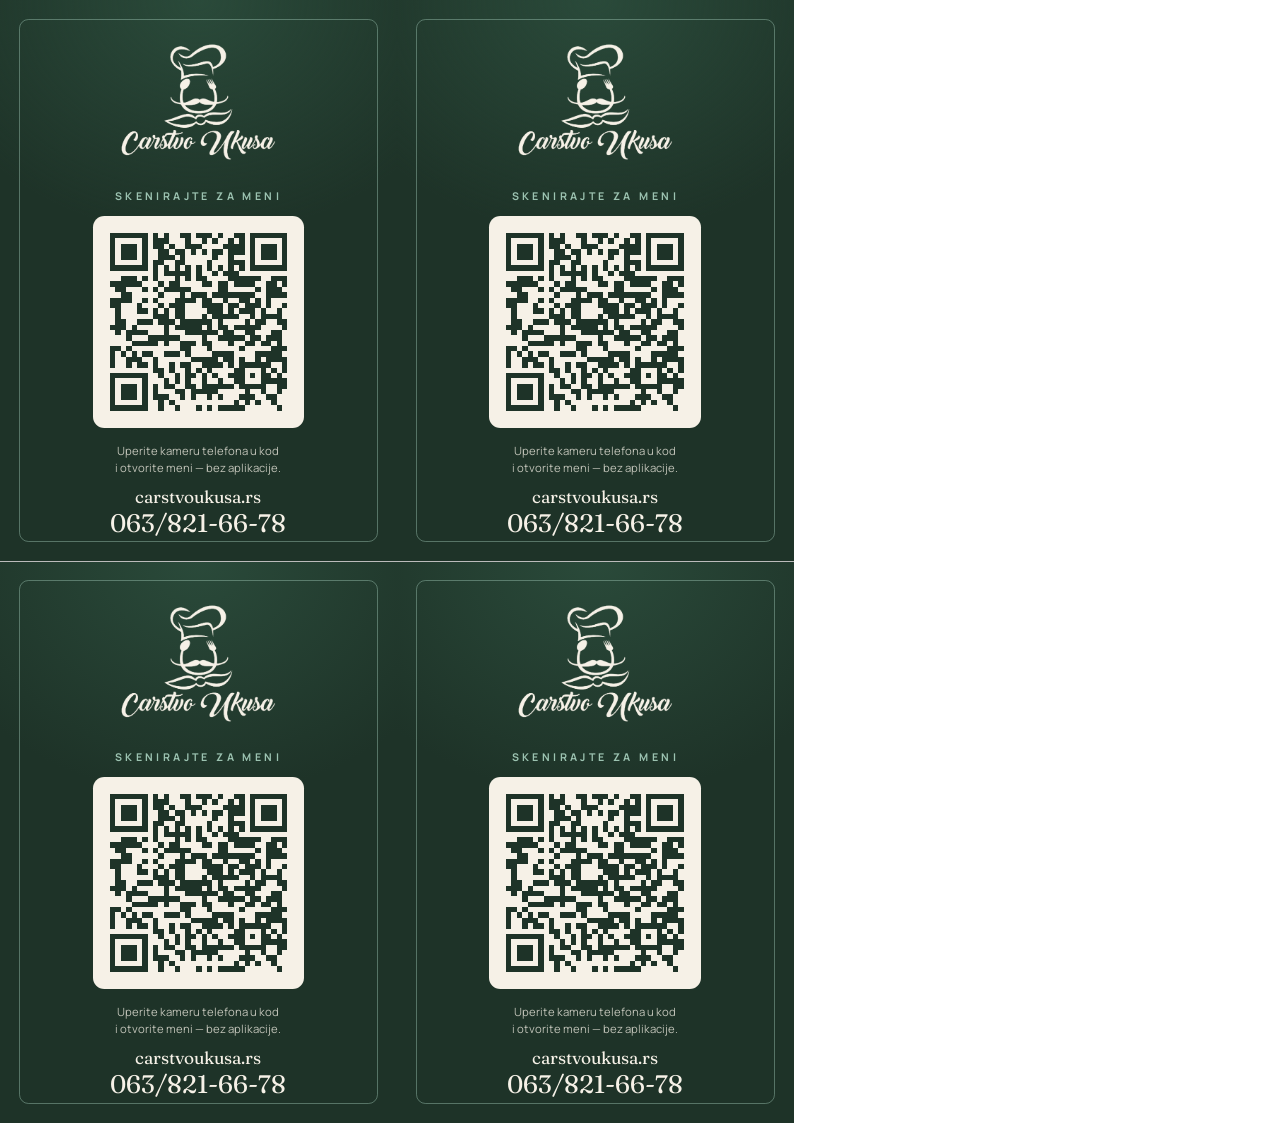
<file: kartica.html>
<!doctype html><html lang="sr-Latn"><head><meta charset="utf-8"><title>QR kartica za sto</title>
<link href="https://fonts.googleapis.com/css2?family=Fraunces:ital,opsz,wght@0,9..144,300..700;1,9..144,300..700&family=Manrope:wght@500;600;700&display=block&subset=latin-ext" rel="stylesheet">
<style>
@page { size: A4; margin: 0; }
* { box-sizing: border-box; margin: 0; padding: 0; }
body { font-family: "Manrope", sans-serif; -webkit-print-color-adjust: exact; print-color-adjust: exact; }
.sheet { width: 210mm; height: 297mm; position: relative; display: grid; grid-template-columns: 105mm 105mm; grid-template-rows: 148.5mm 148.5mm; }
.sheet::before, .sheet::after { content: ""; position: absolute; background: #bbb; }
.sheet::before { left: 105mm; top: 0; width: 0.2mm; height: 100%; }
.sheet::after { top: 148.5mm; left: 0; height: 0.2mm; width: 100%; }
.card { position: relative; width: 105mm; height: 148.5mm; overflow: hidden; color: #F6F1E7; text-align: center;
  padding: 11mm 10mm 9mm; display: flex; flex-direction: column; align-items: center;
  background: radial-gradient(120% 70% at 50% 0%, #2A4A3A 0%, transparent 60%), #1E3328; }
.frame { position: absolute; inset: 5mm; border: 0.3mm solid rgba(156,195,177,.45); border-radius: 2.5mm; pointer-events: none; }
.logo { width: 42mm; }
.kicker { margin-top: 7mm; font-size: 8pt; letter-spacing: .32em; text-transform: uppercase; color: #9CC3B1; font-weight: 700; }
.qr { margin-top: 3.5mm; width: 56mm; height: 56mm; padding: 4.5mm; background: #F6F1E7; border-radius: 3mm; }
.qr svg { width: 100%; height: 100%; display: block; }
.hint { margin-top: 4mm; font-size: 8.5pt; line-height: 1.5; color: rgba(246,241,231,.75); }
.site { margin-top: 2.5mm; font-family: "Fraunces", serif; font-size: 13pt; }
.phone { margin-top: auto; font-family: "Fraunces", serif; font-size: 19pt; font-weight: 400; }
</style></head><body><div class="sheet"><div class="card">
  <div class="frame"></div>
  <img class="logo" src="assets/logo-cream.png" alt="Carstvo Ukusa">
  <p class="kicker">Skenirajte za meni</p>
  <div class="qr"><svg xmlns="http://www.w3.org/2000/svg" viewBox="0 0 33 33" shape-rendering="crispEdges"><g fill="#1E3328"><rect x="0" y="0" width="1" height="1"/><rect x="1" y="0" width="1" height="1"/><rect x="2" y="0" width="1" height="1"/><rect x="3" y="0" width="1" height="1"/><rect x="4" y="0" width="1" height="1"/><rect x="5" y="0" width="1" height="1"/><rect x="6" y="0" width="1" height="1"/><rect x="8" y="0" width="1" height="1"/><rect x="10" y="0" width="1" height="1"/><rect x="13" y="0" width="1" height="1"/><rect x="14" y="0" width="1" height="1"/><rect x="16" y="0" width="1" height="1"/><rect x="17" y="0" width="1" height="1"/><rect x="18" y="0" width="1" height="1"/><rect x="20" y="0" width="1" height="1"/><rect x="23" y="0" width="1" height="1"/><rect x="24" y="0" width="1" height="1"/><rect x="26" y="0" width="1" height="1"/><rect x="27" y="0" width="1" height="1"/><rect x="28" y="0" width="1" height="1"/><rect x="29" y="0" width="1" height="1"/><rect x="30" y="0" width="1" height="1"/><rect x="31" y="0" width="1" height="1"/><rect x="32" y="0" width="1" height="1"/><rect x="0" y="1" width="1" height="1"/><rect x="6" y="1" width="1" height="1"/><rect x="8" y="1" width="1" height="1"/><rect x="9" y="1" width="1" height="1"/><rect x="10" y="1" width="1" height="1"/><rect x="14" y="1" width="1" height="1"/><rect x="17" y="1" width="1" height="1"/><rect x="19" y="1" width="1" height="1"/><rect x="22" y="1" width="1" height="1"/><rect x="24" y="1" width="1" height="1"/><rect x="26" y="1" width="1" height="1"/><rect x="32" y="1" width="1" height="1"/><rect x="0" y="2" width="1" height="1"/><rect x="2" y="2" width="1" height="1"/><rect x="3" y="2" width="1" height="1"/><rect x="4" y="2" width="1" height="1"/><rect x="6" y="2" width="1" height="1"/><rect x="8" y="2" width="1" height="1"/><rect x="9" y="2" width="1" height="1"/><rect x="11" y="2" width="1" height="1"/><rect x="14" y="2" width="1" height="1"/><rect x="15" y="2" width="1" height="1"/><rect x="16" y="2" width="1" height="1"/><rect x="21" y="2" width="1" height="1"/><rect x="22" y="2" width="1" height="1"/><rect x="23" y="2" width="1" height="1"/><rect x="24" y="2" width="1" height="1"/><rect x="26" y="2" width="1" height="1"/><rect x="28" y="2" width="1" height="1"/><rect x="29" y="2" width="1" height="1"/><rect x="30" y="2" width="1" height="1"/><rect x="32" y="2" width="1" height="1"/><rect x="0" y="3" width="1" height="1"/><rect x="2" y="3" width="1" height="1"/><rect x="3" y="3" width="1" height="1"/><rect x="4" y="3" width="1" height="1"/><rect x="6" y="3" width="1" height="1"/><rect x="9" y="3" width="1" height="1"/><rect x="10" y="3" width="1" height="1"/><rect x="12" y="3" width="1" height="1"/><rect x="13" y="3" width="1" height="1"/><rect x="15" y="3" width="1" height="1"/><rect x="17" y="3" width="1" height="1"/><rect x="19" y="3" width="1" height="1"/><rect x="20" y="3" width="1" height="1"/><rect x="22" y="3" width="1" height="1"/><rect x="23" y="3" width="1" height="1"/><rect x="24" y="3" width="1" height="1"/><rect x="26" y="3" width="1" height="1"/><rect x="28" y="3" width="1" height="1"/><rect x="29" y="3" width="1" height="1"/><rect x="30" y="3" width="1" height="1"/><rect x="32" y="3" width="1" height="1"/><rect x="0" y="4" width="1" height="1"/><rect x="2" y="4" width="1" height="1"/><rect x="3" y="4" width="1" height="1"/><rect x="4" y="4" width="1" height="1"/><rect x="6" y="4" width="1" height="1"/><rect x="9" y="4" width="1" height="1"/><rect x="10" y="4" width="1" height="1"/><rect x="11" y="4" width="1" height="1"/><rect x="13" y="4" width="1" height="1"/><rect x="19" y="4" width="1" height="1"/><rect x="22" y="4" width="1" height="1"/><rect x="26" y="4" width="1" height="1"/><rect x="28" y="4" width="1" height="1"/><rect x="29" y="4" width="1" height="1"/><rect x="30" y="4" width="1" height="1"/><rect x="32" y="4" width="1" height="1"/><rect x="0" y="5" width="1" height="1"/><rect x="6" y="5" width="1" height="1"/><rect x="8" y="5" width="1" height="1"/><rect x="9" y="5" width="1" height="1"/><rect x="12" y="5" width="1" height="1"/><rect x="13" y="5" width="1" height="1"/><rect x="18" y="5" width="1" height="1"/><rect x="22" y="5" width="1" height="1"/><rect x="23" y="5" width="1" height="1"/><rect x="24" y="5" width="1" height="1"/><rect x="26" y="5" width="1" height="1"/><rect x="32" y="5" width="1" height="1"/><rect x="0" y="6" width="1" height="1"/><rect x="1" y="6" width="1" height="1"/><rect x="2" y="6" width="1" height="1"/><rect x="3" y="6" width="1" height="1"/><rect x="4" y="6" width="1" height="1"/><rect x="5" y="6" width="1" height="1"/><rect x="6" y="6" width="1" height="1"/><rect x="8" y="6" width="1" height="1"/><rect x="10" y="6" width="1" height="1"/><rect x="12" y="6" width="1" height="1"/><rect x="14" y="6" width="1" height="1"/><rect x="16" y="6" width="1" height="1"/><rect x="18" y="6" width="1" height="1"/><rect x="20" y="6" width="1" height="1"/><rect x="22" y="6" width="1" height="1"/><rect x="24" y="6" width="1" height="1"/><rect x="26" y="6" width="1" height="1"/><rect x="27" y="6" width="1" height="1"/><rect x="28" y="6" width="1" height="1"/><rect x="29" y="6" width="1" height="1"/><rect x="30" y="6" width="1" height="1"/><rect x="31" y="6" width="1" height="1"/><rect x="32" y="6" width="1" height="1"/><rect x="8" y="7" width="1" height="1"/><rect x="10" y="7" width="1" height="1"/><rect x="11" y="7" width="1" height="1"/><rect x="12" y="7" width="1" height="1"/><rect x="13" y="7" width="1" height="1"/><rect x="14" y="7" width="1" height="1"/><rect x="16" y="7" width="1" height="1"/><rect x="19" y="7" width="1" height="1"/><rect x="21" y="7" width="1" height="1"/><rect x="22" y="7" width="1" height="1"/><rect x="23" y="7" width="1" height="1"/><rect x="2" y="8" width="1" height="1"/><rect x="3" y="8" width="1" height="1"/><rect x="4" y="8" width="1" height="1"/><rect x="6" y="8" width="1" height="1"/><rect x="8" y="8" width="1" height="1"/><rect x="12" y="8" width="1" height="1"/><rect x="14" y="8" width="1" height="1"/><rect x="16" y="8" width="1" height="1"/><rect x="17" y="8" width="1" height="1"/><rect x="22" y="8" width="1" height="1"/><rect x="23" y="8" width="1" height="1"/><rect x="24" y="8" width="1" height="1"/><rect x="25" y="8" width="1" height="1"/><rect x="26" y="8" width="1" height="1"/><rect x="27" y="8" width="1" height="1"/><rect x="30" y="8" width="1" height="1"/><rect x="31" y="8" width="1" height="1"/><rect x="32" y="8" width="1" height="1"/><rect x="0" y="9" width="1" height="1"/><rect x="1" y="9" width="1" height="1"/><rect x="2" y="9" width="1" height="1"/><rect x="3" y="9" width="1" height="1"/><rect x="4" y="9" width="1" height="1"/><rect x="5" y="9" width="1" height="1"/><rect x="9" y="9" width="1" height="1"/><rect x="11" y="9" width="1" height="1"/><rect x="12" y="9" width="1" height="1"/><rect x="17" y="9" width="1" height="1"/><rect x="18" y="9" width="1" height="1"/><rect x="20" y="9" width="1" height="1"/><rect x="21" y="9" width="1" height="1"/><rect x="23" y="9" width="1" height="1"/><rect x="24" y="9" width="1" height="1"/><rect x="25" y="9" width="1" height="1"/><rect x="26" y="9" width="1" height="1"/><rect x="29" y="9" width="1" height="1"/><rect x="30" y="9" width="1" height="1"/><rect x="32" y="9" width="1" height="1"/><rect x="1" y="10" width="1" height="1"/><rect x="2" y="10" width="1" height="1"/><rect x="6" y="10" width="1" height="1"/><rect x="8" y="10" width="1" height="1"/><rect x="10" y="10" width="1" height="1"/><rect x="11" y="10" width="1" height="1"/><rect x="12" y="10" width="1" height="1"/><rect x="13" y="10" width="1" height="1"/><rect x="14" y="10" width="1" height="1"/><rect x="20" y="10" width="1" height="1"/><rect x="21" y="10" width="1" height="1"/><rect x="27" y="10" width="1" height="1"/><rect x="29" y="10" width="1" height="1"/><rect x="30" y="10" width="1" height="1"/><rect x="31" y="10" width="1" height="1"/><rect x="2" y="11" width="1" height="1"/><rect x="3" y="11" width="1" height="1"/><rect x="9" y="11" width="1" height="1"/><rect x="13" y="11" width="1" height="1"/><rect x="15" y="11" width="1" height="1"/><rect x="16" y="11" width="1" height="1"/><rect x="17" y="11" width="1" height="1"/><rect x="19" y="11" width="1" height="1"/><rect x="20" y="11" width="1" height="1"/><rect x="21" y="11" width="1" height="1"/><rect x="22" y="11" width="1" height="1"/><rect x="23" y="11" width="1" height="1"/><rect x="24" y="11" width="1" height="1"/><rect x="25" y="11" width="1" height="1"/><rect x="26" y="11" width="1" height="1"/><rect x="29" y="11" width="1" height="1"/><rect x="30" y="11" width="1" height="1"/><rect x="31" y="11" width="1" height="1"/><rect x="32" y="11" width="1" height="1"/><rect x="0" y="12" width="1" height="1"/><rect x="1" y="12" width="1" height="1"/><rect x="2" y="12" width="1" height="1"/><rect x="3" y="12" width="1" height="1"/><rect x="6" y="12" width="1" height="1"/><rect x="8" y="12" width="1" height="1"/><rect x="12" y="12" width="1" height="1"/><rect x="13" y="12" width="1" height="1"/><rect x="14" y="12" width="1" height="1"/><rect x="15" y="12" width="1" height="1"/><rect x="17" y="12" width="1" height="1"/><rect x="18" y="12" width="1" height="1"/><rect x="21" y="12" width="1" height="1"/><rect x="24" y="12" width="1" height="1"/><rect x="25" y="12" width="1" height="1"/><rect x="27" y="12" width="1" height="1"/><rect x="29" y="12" width="1" height="1"/><rect x="0" y="13" width="1" height="1"/><rect x="1" y="13" width="1" height="1"/><rect x="5" y="13" width="1" height="1"/><rect x="9" y="13" width="1" height="1"/><rect x="11" y="13" width="1" height="1"/><rect x="12" y="13" width="1" height="1"/><rect x="13" y="13" width="1" height="1"/><rect x="17" y="13" width="1" height="1"/><rect x="18" y="13" width="1" height="1"/><rect x="19" y="13" width="1" height="1"/><rect x="20" y="13" width="1" height="1"/><rect x="22" y="13" width="1" height="1"/><rect x="23" y="13" width="1" height="1"/><rect x="25" y="13" width="1" height="1"/><rect x="26" y="13" width="1" height="1"/><rect x="27" y="13" width="1" height="1"/><rect x="29" y="13" width="1" height="1"/><rect x="32" y="13" width="1" height="1"/><rect x="1" y="14" width="1" height="1"/><rect x="5" y="14" width="1" height="1"/><rect x="6" y="14" width="1" height="1"/><rect x="8" y="14" width="1" height="1"/><rect x="10" y="14" width="1" height="1"/><rect x="12" y="14" width="1" height="1"/><rect x="13" y="14" width="1" height="1"/><rect x="18" y="14" width="1" height="1"/><rect x="19" y="14" width="1" height="1"/><rect x="20" y="14" width="1" height="1"/><rect x="22" y="14" width="1" height="1"/><rect x="24" y="14" width="1" height="1"/><rect x="25" y="14" width="1" height="1"/><rect x="26" y="14" width="1" height="1"/><rect x="28" y="14" width="1" height="1"/><rect x="31" y="14" width="1" height="1"/><rect x="1" y="15" width="1" height="1"/><rect x="8" y="15" width="1" height="1"/><rect x="9" y="15" width="1" height="1"/><rect x="10" y="15" width="1" height="1"/><rect x="12" y="15" width="1" height="1"/><rect x="13" y="15" width="1" height="1"/><rect x="17" y="15" width="1" height="1"/><rect x="19" y="15" width="1" height="1"/><rect x="20" y="15" width="1" height="1"/><rect x="21" y="15" width="1" height="1"/><rect x="22" y="15" width="1" height="1"/><rect x="23" y="15" width="1" height="1"/><rect x="26" y="15" width="1" height="1"/><rect x="28" y="15" width="1" height="1"/><rect x="29" y="15" width="1" height="1"/><rect x="30" y="15" width="1" height="1"/><rect x="31" y="15" width="1" height="1"/><rect x="1" y="16" width="1" height="1"/><rect x="2" y="16" width="1" height="1"/><rect x="5" y="16" width="1" height="1"/><rect x="6" y="16" width="1" height="1"/><rect x="7" y="16" width="1" height="1"/><rect x="9" y="16" width="1" height="1"/><rect x="10" y="16" width="1" height="1"/><rect x="11" y="16" width="1" height="1"/><rect x="13" y="16" width="1" height="1"/><rect x="14" y="16" width="1" height="1"/><rect x="15" y="16" width="1" height="1"/><rect x="16" y="16" width="1" height="1"/><rect x="17" y="16" width="1" height="1"/><rect x="18" y="16" width="1" height="1"/><rect x="20" y="16" width="1" height="1"/><rect x="25" y="16" width="1" height="1"/><rect x="27" y="16" width="1" height="1"/><rect x="28" y="16" width="1" height="1"/><rect x="31" y="16" width="1" height="1"/><rect x="32" y="16" width="1" height="1"/><rect x="0" y="17" width="1" height="1"/><rect x="1" y="17" width="1" height="1"/><rect x="2" y="17" width="1" height="1"/><rect x="4" y="17" width="1" height="1"/><rect x="10" y="17" width="1" height="1"/><rect x="12" y="17" width="1" height="1"/><rect x="13" y="17" width="1" height="1"/><rect x="14" y="17" width="1" height="1"/><rect x="15" y="17" width="1" height="1"/><rect x="16" y="17" width="1" height="1"/><rect x="18" y="17" width="1" height="1"/><rect x="20" y="17" width="1" height="1"/><rect x="21" y="17" width="1" height="1"/><rect x="23" y="17" width="1" height="1"/><rect x="24" y="17" width="1" height="1"/><rect x="25" y="17" width="1" height="1"/><rect x="26" y="17" width="1" height="1"/><rect x="27" y="17" width="1" height="1"/><rect x="32" y="17" width="1" height="1"/><rect x="1" y="18" width="1" height="1"/><rect x="3" y="18" width="1" height="1"/><rect x="4" y="18" width="1" height="1"/><rect x="5" y="18" width="1" height="1"/><rect x="6" y="18" width="1" height="1"/><rect x="10" y="18" width="1" height="1"/><rect x="14" y="18" width="1" height="1"/><rect x="15" y="18" width="1" height="1"/><rect x="16" y="18" width="1" height="1"/><rect x="17" y="18" width="1" height="1"/><rect x="18" y="18" width="1" height="1"/><rect x="19" y="18" width="1" height="1"/><rect x="21" y="18" width="1" height="1"/><rect x="22" y="18" width="1" height="1"/><rect x="25" y="18" width="1" height="1"/><rect x="26" y="18" width="1" height="1"/><rect x="30" y="18" width="1" height="1"/><rect x="31" y="18" width="1" height="1"/><rect x="3" y="19" width="1" height="1"/><rect x="7" y="19" width="1" height="1"/><rect x="8" y="19" width="1" height="1"/><rect x="9" y="19" width="1" height="1"/><rect x="10" y="19" width="1" height="1"/><rect x="11" y="19" width="1" height="1"/><rect x="12" y="19" width="1" height="1"/><rect x="17" y="19" width="1" height="1"/><rect x="20" y="19" width="1" height="1"/><rect x="21" y="19" width="1" height="1"/><rect x="22" y="19" width="1" height="1"/><rect x="23" y="19" width="1" height="1"/><rect x="24" y="19" width="1" height="1"/><rect x="26" y="19" width="1" height="1"/><rect x="27" y="19" width="1" height="1"/><rect x="29" y="19" width="1" height="1"/><rect x="30" y="19" width="1" height="1"/><rect x="31" y="19" width="1" height="1"/><rect x="4" y="20" width="1" height="1"/><rect x="5" y="20" width="1" height="1"/><rect x="6" y="20" width="1" height="1"/><rect x="7" y="20" width="1" height="1"/><rect x="8" y="20" width="1" height="1"/><rect x="10" y="20" width="1" height="1"/><rect x="13" y="20" width="1" height="1"/><rect x="14" y="20" width="1" height="1"/><rect x="15" y="20" width="1" height="1"/><rect x="17" y="20" width="1" height="1"/><rect x="18" y="20" width="1" height="1"/><rect x="22" y="20" width="1" height="1"/><rect x="25" y="20" width="1" height="1"/><rect x="26" y="20" width="1" height="1"/><rect x="28" y="20" width="1" height="1"/><rect x="29" y="20" width="1" height="1"/><rect x="31" y="20" width="1" height="1"/><rect x="0" y="21" width="1" height="1"/><rect x="1" y="21" width="1" height="1"/><rect x="3" y="21" width="1" height="1"/><rect x="13" y="21" width="1" height="1"/><rect x="14" y="21" width="1" height="1"/><rect x="18" y="21" width="1" height="1"/><rect x="24" y="21" width="1" height="1"/><rect x="30" y="21" width="1" height="1"/><rect x="31" y="21" width="1" height="1"/><rect x="32" y="21" width="1" height="1"/><rect x="0" y="22" width="1" height="1"/><rect x="2" y="22" width="1" height="1"/><rect x="4" y="22" width="1" height="1"/><rect x="6" y="22" width="1" height="1"/><rect x="7" y="22" width="1" height="1"/><rect x="10" y="22" width="1" height="1"/><rect x="11" y="22" width="1" height="1"/><rect x="12" y="22" width="1" height="1"/><rect x="14" y="22" width="1" height="1"/><rect x="19" y="22" width="1" height="1"/><rect x="20" y="22" width="1" height="1"/><rect x="21" y="22" width="1" height="1"/><rect x="22" y="22" width="1" height="1"/><rect x="27" y="22" width="1" height="1"/><rect x="28" y="22" width="1" height="1"/><rect x="29" y="22" width="1" height="1"/><rect x="30" y="22" width="1" height="1"/><rect x="31" y="22" width="1" height="1"/><rect x="0" y="23" width="1" height="1"/><rect x="3" y="23" width="1" height="1"/><rect x="4" y="23" width="1" height="1"/><rect x="5" y="23" width="1" height="1"/><rect x="8" y="23" width="1" height="1"/><rect x="15" y="23" width="1" height="1"/><rect x="16" y="23" width="1" height="1"/><rect x="17" y="23" width="1" height="1"/><rect x="18" y="23" width="1" height="1"/><rect x="19" y="23" width="1" height="1"/><rect x="21" y="23" width="1" height="1"/><rect x="22" y="23" width="1" height="1"/><rect x="24" y="23" width="1" height="1"/><rect x="27" y="23" width="1" height="1"/><rect x="29" y="23" width="1" height="1"/><rect x="30" y="23" width="1" height="1"/><rect x="31" y="23" width="1" height="1"/><rect x="32" y="23" width="1" height="1"/><rect x="0" y="24" width="1" height="1"/><rect x="3" y="24" width="1" height="1"/><rect x="5" y="24" width="1" height="1"/><rect x="6" y="24" width="1" height="1"/><rect x="8" y="24" width="1" height="1"/><rect x="11" y="24" width="1" height="1"/><rect x="13" y="24" width="1" height="1"/><rect x="14" y="24" width="1" height="1"/><rect x="17" y="24" width="1" height="1"/><rect x="18" y="24" width="1" height="1"/><rect x="19" y="24" width="1" height="1"/><rect x="20" y="24" width="1" height="1"/><rect x="22" y="24" width="1" height="1"/><rect x="24" y="24" width="1" height="1"/><rect x="25" y="24" width="1" height="1"/><rect x="26" y="24" width="1" height="1"/><rect x="27" y="24" width="1" height="1"/><rect x="28" y="24" width="1" height="1"/><rect x="29" y="24" width="1" height="1"/><rect x="32" y="24" width="1" height="1"/><rect x="8" y="25" width="1" height="1"/><rect x="9" y="25" width="1" height="1"/><rect x="11" y="25" width="1" height="1"/><rect x="14" y="25" width="1" height="1"/><rect x="16" y="25" width="1" height="1"/><rect x="18" y="25" width="1" height="1"/><rect x="23" y="25" width="1" height="1"/><rect x="24" y="25" width="1" height="1"/><rect x="28" y="25" width="1" height="1"/><rect x="30" y="25" width="1" height="1"/><rect x="32" y="25" width="1" height="1"/><rect x="0" y="26" width="1" height="1"/><rect x="1" y="26" width="1" height="1"/><rect x="2" y="26" width="1" height="1"/><rect x="3" y="26" width="1" height="1"/><rect x="4" y="26" width="1" height="1"/><rect x="5" y="26" width="1" height="1"/><rect x="6" y="26" width="1" height="1"/><rect x="9" y="26" width="1" height="1"/><rect x="12" y="26" width="1" height="1"/><rect x="14" y="26" width="1" height="1"/><rect x="15" y="26" width="1" height="1"/><rect x="17" y="26" width="1" height="1"/><rect x="19" y="26" width="1" height="1"/><rect x="22" y="26" width="1" height="1"/><rect x="23" y="26" width="1" height="1"/><rect x="24" y="26" width="1" height="1"/><rect x="26" y="26" width="1" height="1"/><rect x="28" y="26" width="1" height="1"/><rect x="29" y="26" width="1" height="1"/><rect x="31" y="26" width="1" height="1"/><rect x="0" y="27" width="1" height="1"/><rect x="6" y="27" width="1" height="1"/><rect x="10" y="27" width="1" height="1"/><rect x="12" y="27" width="1" height="1"/><rect x="14" y="27" width="1" height="1"/><rect x="17" y="27" width="1" height="1"/><rect x="20" y="27" width="1" height="1"/><rect x="23" y="27" width="1" height="1"/><rect x="24" y="27" width="1" height="1"/><rect x="28" y="27" width="1" height="1"/><rect x="29" y="27" width="1" height="1"/><rect x="30" y="27" width="1" height="1"/><rect x="31" y="27" width="1" height="1"/><rect x="32" y="27" width="1" height="1"/><rect x="0" y="28" width="1" height="1"/><rect x="2" y="28" width="1" height="1"/><rect x="3" y="28" width="1" height="1"/><rect x="4" y="28" width="1" height="1"/><rect x="6" y="28" width="1" height="1"/><rect x="8" y="28" width="1" height="1"/><rect x="10" y="28" width="1" height="1"/><rect x="11" y="28" width="1" height="1"/><rect x="14" y="28" width="1" height="1"/><rect x="15" y="28" width="1" height="1"/><rect x="17" y="28" width="1" height="1"/><rect x="18" y="28" width="1" height="1"/><rect x="19" y="28" width="1" height="1"/><rect x="20" y="28" width="1" height="1"/><rect x="21" y="28" width="1" height="1"/><rect x="22" y="28" width="1" height="1"/><rect x="24" y="28" width="1" height="1"/><rect x="25" y="28" width="1" height="1"/><rect x="26" y="28" width="1" height="1"/><rect x="27" y="28" width="1" height="1"/><rect x="28" y="28" width="1" height="1"/><rect x="31" y="28" width="1" height="1"/><rect x="32" y="28" width="1" height="1"/><rect x="0" y="29" width="1" height="1"/><rect x="2" y="29" width="1" height="1"/><rect x="3" y="29" width="1" height="1"/><rect x="4" y="29" width="1" height="1"/><rect x="6" y="29" width="1" height="1"/><rect x="8" y="29" width="1" height="1"/><rect x="12" y="29" width="1" height="1"/><rect x="13" y="29" width="1" height="1"/><rect x="15" y="29" width="1" height="1"/><rect x="16" y="29" width="1" height="1"/><rect x="17" y="29" width="1" height="1"/><rect x="18" y="29" width="1" height="1"/><rect x="19" y="29" width="1" height="1"/><rect x="25" y="29" width="1" height="1"/><rect x="28" y="29" width="1" height="1"/><rect x="31" y="29" width="1" height="1"/><rect x="0" y="30" width="1" height="1"/><rect x="2" y="30" width="1" height="1"/><rect x="3" y="30" width="1" height="1"/><rect x="4" y="30" width="1" height="1"/><rect x="6" y="30" width="1" height="1"/><rect x="8" y="30" width="1" height="1"/><rect x="9" y="30" width="1" height="1"/><rect x="10" y="30" width="1" height="1"/><rect x="13" y="30" width="1" height="1"/><rect x="15" y="30" width="1" height="1"/><rect x="18" y="30" width="1" height="1"/><rect x="20" y="30" width="1" height="1"/><rect x="24" y="30" width="1" height="1"/><rect x="25" y="30" width="1" height="1"/><rect x="26" y="30" width="1" height="1"/><rect x="29" y="30" width="1" height="1"/><rect x="30" y="30" width="1" height="1"/><rect x="0" y="31" width="1" height="1"/><rect x="6" y="31" width="1" height="1"/><rect x="9" y="31" width="1" height="1"/><rect x="11" y="31" width="1" height="1"/><rect x="23" y="31" width="1" height="1"/><rect x="25" y="31" width="1" height="1"/><rect x="27" y="31" width="1" height="1"/><rect x="30" y="31" width="1" height="1"/><rect x="0" y="32" width="1" height="1"/><rect x="1" y="32" width="1" height="1"/><rect x="2" y="32" width="1" height="1"/><rect x="3" y="32" width="1" height="1"/><rect x="4" y="32" width="1" height="1"/><rect x="5" y="32" width="1" height="1"/><rect x="6" y="32" width="1" height="1"/><rect x="9" y="32" width="1" height="1"/><rect x="12" y="32" width="1" height="1"/><rect x="16" y="32" width="1" height="1"/><rect x="18" y="32" width="1" height="1"/><rect x="20" y="32" width="1" height="1"/><rect x="21" y="32" width="1" height="1"/><rect x="22" y="32" width="1" height="1"/><rect x="23" y="32" width="1" height="1"/><rect x="24" y="32" width="1" height="1"/><rect x="31" y="32" width="1" height="1"/></g></svg></div>
  <p class="hint">Uperite kameru telefona u kod<br>i otvorite meni — bez aplikacije.</p>
  <p class="site">carstvoukusa.rs</p>
  <p class="phone">063/821-66-78</p>
</div><div class="card">
  <div class="frame"></div>
  <img class="logo" src="assets/logo-cream.png" alt="Carstvo Ukusa">
  <p class="kicker">Skenirajte za meni</p>
  <div class="qr"><svg xmlns="http://www.w3.org/2000/svg" viewBox="0 0 33 33" shape-rendering="crispEdges"><g fill="#1E3328"><rect x="0" y="0" width="1" height="1"/><rect x="1" y="0" width="1" height="1"/><rect x="2" y="0" width="1" height="1"/><rect x="3" y="0" width="1" height="1"/><rect x="4" y="0" width="1" height="1"/><rect x="5" y="0" width="1" height="1"/><rect x="6" y="0" width="1" height="1"/><rect x="8" y="0" width="1" height="1"/><rect x="10" y="0" width="1" height="1"/><rect x="13" y="0" width="1" height="1"/><rect x="14" y="0" width="1" height="1"/><rect x="16" y="0" width="1" height="1"/><rect x="17" y="0" width="1" height="1"/><rect x="18" y="0" width="1" height="1"/><rect x="20" y="0" width="1" height="1"/><rect x="23" y="0" width="1" height="1"/><rect x="24" y="0" width="1" height="1"/><rect x="26" y="0" width="1" height="1"/><rect x="27" y="0" width="1" height="1"/><rect x="28" y="0" width="1" height="1"/><rect x="29" y="0" width="1" height="1"/><rect x="30" y="0" width="1" height="1"/><rect x="31" y="0" width="1" height="1"/><rect x="32" y="0" width="1" height="1"/><rect x="0" y="1" width="1" height="1"/><rect x="6" y="1" width="1" height="1"/><rect x="8" y="1" width="1" height="1"/><rect x="9" y="1" width="1" height="1"/><rect x="10" y="1" width="1" height="1"/><rect x="14" y="1" width="1" height="1"/><rect x="17" y="1" width="1" height="1"/><rect x="19" y="1" width="1" height="1"/><rect x="22" y="1" width="1" height="1"/><rect x="24" y="1" width="1" height="1"/><rect x="26" y="1" width="1" height="1"/><rect x="32" y="1" width="1" height="1"/><rect x="0" y="2" width="1" height="1"/><rect x="2" y="2" width="1" height="1"/><rect x="3" y="2" width="1" height="1"/><rect x="4" y="2" width="1" height="1"/><rect x="6" y="2" width="1" height="1"/><rect x="8" y="2" width="1" height="1"/><rect x="9" y="2" width="1" height="1"/><rect x="11" y="2" width="1" height="1"/><rect x="14" y="2" width="1" height="1"/><rect x="15" y="2" width="1" height="1"/><rect x="16" y="2" width="1" height="1"/><rect x="21" y="2" width="1" height="1"/><rect x="22" y="2" width="1" height="1"/><rect x="23" y="2" width="1" height="1"/><rect x="24" y="2" width="1" height="1"/><rect x="26" y="2" width="1" height="1"/><rect x="28" y="2" width="1" height="1"/><rect x="29" y="2" width="1" height="1"/><rect x="30" y="2" width="1" height="1"/><rect x="32" y="2" width="1" height="1"/><rect x="0" y="3" width="1" height="1"/><rect x="2" y="3" width="1" height="1"/><rect x="3" y="3" width="1" height="1"/><rect x="4" y="3" width="1" height="1"/><rect x="6" y="3" width="1" height="1"/><rect x="9" y="3" width="1" height="1"/><rect x="10" y="3" width="1" height="1"/><rect x="12" y="3" width="1" height="1"/><rect x="13" y="3" width="1" height="1"/><rect x="15" y="3" width="1" height="1"/><rect x="17" y="3" width="1" height="1"/><rect x="19" y="3" width="1" height="1"/><rect x="20" y="3" width="1" height="1"/><rect x="22" y="3" width="1" height="1"/><rect x="23" y="3" width="1" height="1"/><rect x="24" y="3" width="1" height="1"/><rect x="26" y="3" width="1" height="1"/><rect x="28" y="3" width="1" height="1"/><rect x="29" y="3" width="1" height="1"/><rect x="30" y="3" width="1" height="1"/><rect x="32" y="3" width="1" height="1"/><rect x="0" y="4" width="1" height="1"/><rect x="2" y="4" width="1" height="1"/><rect x="3" y="4" width="1" height="1"/><rect x="4" y="4" width="1" height="1"/><rect x="6" y="4" width="1" height="1"/><rect x="9" y="4" width="1" height="1"/><rect x="10" y="4" width="1" height="1"/><rect x="11" y="4" width="1" height="1"/><rect x="13" y="4" width="1" height="1"/><rect x="19" y="4" width="1" height="1"/><rect x="22" y="4" width="1" height="1"/><rect x="26" y="4" width="1" height="1"/><rect x="28" y="4" width="1" height="1"/><rect x="29" y="4" width="1" height="1"/><rect x="30" y="4" width="1" height="1"/><rect x="32" y="4" width="1" height="1"/><rect x="0" y="5" width="1" height="1"/><rect x="6" y="5" width="1" height="1"/><rect x="8" y="5" width="1" height="1"/><rect x="9" y="5" width="1" height="1"/><rect x="12" y="5" width="1" height="1"/><rect x="13" y="5" width="1" height="1"/><rect x="18" y="5" width="1" height="1"/><rect x="22" y="5" width="1" height="1"/><rect x="23" y="5" width="1" height="1"/><rect x="24" y="5" width="1" height="1"/><rect x="26" y="5" width="1" height="1"/><rect x="32" y="5" width="1" height="1"/><rect x="0" y="6" width="1" height="1"/><rect x="1" y="6" width="1" height="1"/><rect x="2" y="6" width="1" height="1"/><rect x="3" y="6" width="1" height="1"/><rect x="4" y="6" width="1" height="1"/><rect x="5" y="6" width="1" height="1"/><rect x="6" y="6" width="1" height="1"/><rect x="8" y="6" width="1" height="1"/><rect x="10" y="6" width="1" height="1"/><rect x="12" y="6" width="1" height="1"/><rect x="14" y="6" width="1" height="1"/><rect x="16" y="6" width="1" height="1"/><rect x="18" y="6" width="1" height="1"/><rect x="20" y="6" width="1" height="1"/><rect x="22" y="6" width="1" height="1"/><rect x="24" y="6" width="1" height="1"/><rect x="26" y="6" width="1" height="1"/><rect x="27" y="6" width="1" height="1"/><rect x="28" y="6" width="1" height="1"/><rect x="29" y="6" width="1" height="1"/><rect x="30" y="6" width="1" height="1"/><rect x="31" y="6" width="1" height="1"/><rect x="32" y="6" width="1" height="1"/><rect x="8" y="7" width="1" height="1"/><rect x="10" y="7" width="1" height="1"/><rect x="11" y="7" width="1" height="1"/><rect x="12" y="7" width="1" height="1"/><rect x="13" y="7" width="1" height="1"/><rect x="14" y="7" width="1" height="1"/><rect x="16" y="7" width="1" height="1"/><rect x="19" y="7" width="1" height="1"/><rect x="21" y="7" width="1" height="1"/><rect x="22" y="7" width="1" height="1"/><rect x="23" y="7" width="1" height="1"/><rect x="2" y="8" width="1" height="1"/><rect x="3" y="8" width="1" height="1"/><rect x="4" y="8" width="1" height="1"/><rect x="6" y="8" width="1" height="1"/><rect x="8" y="8" width="1" height="1"/><rect x="12" y="8" width="1" height="1"/><rect x="14" y="8" width="1" height="1"/><rect x="16" y="8" width="1" height="1"/><rect x="17" y="8" width="1" height="1"/><rect x="22" y="8" width="1" height="1"/><rect x="23" y="8" width="1" height="1"/><rect x="24" y="8" width="1" height="1"/><rect x="25" y="8" width="1" height="1"/><rect x="26" y="8" width="1" height="1"/><rect x="27" y="8" width="1" height="1"/><rect x="30" y="8" width="1" height="1"/><rect x="31" y="8" width="1" height="1"/><rect x="32" y="8" width="1" height="1"/><rect x="0" y="9" width="1" height="1"/><rect x="1" y="9" width="1" height="1"/><rect x="2" y="9" width="1" height="1"/><rect x="3" y="9" width="1" height="1"/><rect x="4" y="9" width="1" height="1"/><rect x="5" y="9" width="1" height="1"/><rect x="9" y="9" width="1" height="1"/><rect x="11" y="9" width="1" height="1"/><rect x="12" y="9" width="1" height="1"/><rect x="17" y="9" width="1" height="1"/><rect x="18" y="9" width="1" height="1"/><rect x="20" y="9" width="1" height="1"/><rect x="21" y="9" width="1" height="1"/><rect x="23" y="9" width="1" height="1"/><rect x="24" y="9" width="1" height="1"/><rect x="25" y="9" width="1" height="1"/><rect x="26" y="9" width="1" height="1"/><rect x="29" y="9" width="1" height="1"/><rect x="30" y="9" width="1" height="1"/><rect x="32" y="9" width="1" height="1"/><rect x="1" y="10" width="1" height="1"/><rect x="2" y="10" width="1" height="1"/><rect x="6" y="10" width="1" height="1"/><rect x="8" y="10" width="1" height="1"/><rect x="10" y="10" width="1" height="1"/><rect x="11" y="10" width="1" height="1"/><rect x="12" y="10" width="1" height="1"/><rect x="13" y="10" width="1" height="1"/><rect x="14" y="10" width="1" height="1"/><rect x="20" y="10" width="1" height="1"/><rect x="21" y="10" width="1" height="1"/><rect x="27" y="10" width="1" height="1"/><rect x="29" y="10" width="1" height="1"/><rect x="30" y="10" width="1" height="1"/><rect x="31" y="10" width="1" height="1"/><rect x="2" y="11" width="1" height="1"/><rect x="3" y="11" width="1" height="1"/><rect x="9" y="11" width="1" height="1"/><rect x="13" y="11" width="1" height="1"/><rect x="15" y="11" width="1" height="1"/><rect x="16" y="11" width="1" height="1"/><rect x="17" y="11" width="1" height="1"/><rect x="19" y="11" width="1" height="1"/><rect x="20" y="11" width="1" height="1"/><rect x="21" y="11" width="1" height="1"/><rect x="22" y="11" width="1" height="1"/><rect x="23" y="11" width="1" height="1"/><rect x="24" y="11" width="1" height="1"/><rect x="25" y="11" width="1" height="1"/><rect x="26" y="11" width="1" height="1"/><rect x="29" y="11" width="1" height="1"/><rect x="30" y="11" width="1" height="1"/><rect x="31" y="11" width="1" height="1"/><rect x="32" y="11" width="1" height="1"/><rect x="0" y="12" width="1" height="1"/><rect x="1" y="12" width="1" height="1"/><rect x="2" y="12" width="1" height="1"/><rect x="3" y="12" width="1" height="1"/><rect x="6" y="12" width="1" height="1"/><rect x="8" y="12" width="1" height="1"/><rect x="12" y="12" width="1" height="1"/><rect x="13" y="12" width="1" height="1"/><rect x="14" y="12" width="1" height="1"/><rect x="15" y="12" width="1" height="1"/><rect x="17" y="12" width="1" height="1"/><rect x="18" y="12" width="1" height="1"/><rect x="21" y="12" width="1" height="1"/><rect x="24" y="12" width="1" height="1"/><rect x="25" y="12" width="1" height="1"/><rect x="27" y="12" width="1" height="1"/><rect x="29" y="12" width="1" height="1"/><rect x="0" y="13" width="1" height="1"/><rect x="1" y="13" width="1" height="1"/><rect x="5" y="13" width="1" height="1"/><rect x="9" y="13" width="1" height="1"/><rect x="11" y="13" width="1" height="1"/><rect x="12" y="13" width="1" height="1"/><rect x="13" y="13" width="1" height="1"/><rect x="17" y="13" width="1" height="1"/><rect x="18" y="13" width="1" height="1"/><rect x="19" y="13" width="1" height="1"/><rect x="20" y="13" width="1" height="1"/><rect x="22" y="13" width="1" height="1"/><rect x="23" y="13" width="1" height="1"/><rect x="25" y="13" width="1" height="1"/><rect x="26" y="13" width="1" height="1"/><rect x="27" y="13" width="1" height="1"/><rect x="29" y="13" width="1" height="1"/><rect x="32" y="13" width="1" height="1"/><rect x="1" y="14" width="1" height="1"/><rect x="5" y="14" width="1" height="1"/><rect x="6" y="14" width="1" height="1"/><rect x="8" y="14" width="1" height="1"/><rect x="10" y="14" width="1" height="1"/><rect x="12" y="14" width="1" height="1"/><rect x="13" y="14" width="1" height="1"/><rect x="18" y="14" width="1" height="1"/><rect x="19" y="14" width="1" height="1"/><rect x="20" y="14" width="1" height="1"/><rect x="22" y="14" width="1" height="1"/><rect x="24" y="14" width="1" height="1"/><rect x="25" y="14" width="1" height="1"/><rect x="26" y="14" width="1" height="1"/><rect x="28" y="14" width="1" height="1"/><rect x="31" y="14" width="1" height="1"/><rect x="1" y="15" width="1" height="1"/><rect x="8" y="15" width="1" height="1"/><rect x="9" y="15" width="1" height="1"/><rect x="10" y="15" width="1" height="1"/><rect x="12" y="15" width="1" height="1"/><rect x="13" y="15" width="1" height="1"/><rect x="17" y="15" width="1" height="1"/><rect x="19" y="15" width="1" height="1"/><rect x="20" y="15" width="1" height="1"/><rect x="21" y="15" width="1" height="1"/><rect x="22" y="15" width="1" height="1"/><rect x="23" y="15" width="1" height="1"/><rect x="26" y="15" width="1" height="1"/><rect x="28" y="15" width="1" height="1"/><rect x="29" y="15" width="1" height="1"/><rect x="30" y="15" width="1" height="1"/><rect x="31" y="15" width="1" height="1"/><rect x="1" y="16" width="1" height="1"/><rect x="2" y="16" width="1" height="1"/><rect x="5" y="16" width="1" height="1"/><rect x="6" y="16" width="1" height="1"/><rect x="7" y="16" width="1" height="1"/><rect x="9" y="16" width="1" height="1"/><rect x="10" y="16" width="1" height="1"/><rect x="11" y="16" width="1" height="1"/><rect x="13" y="16" width="1" height="1"/><rect x="14" y="16" width="1" height="1"/><rect x="15" y="16" width="1" height="1"/><rect x="16" y="16" width="1" height="1"/><rect x="17" y="16" width="1" height="1"/><rect x="18" y="16" width="1" height="1"/><rect x="20" y="16" width="1" height="1"/><rect x="25" y="16" width="1" height="1"/><rect x="27" y="16" width="1" height="1"/><rect x="28" y="16" width="1" height="1"/><rect x="31" y="16" width="1" height="1"/><rect x="32" y="16" width="1" height="1"/><rect x="0" y="17" width="1" height="1"/><rect x="1" y="17" width="1" height="1"/><rect x="2" y="17" width="1" height="1"/><rect x="4" y="17" width="1" height="1"/><rect x="10" y="17" width="1" height="1"/><rect x="12" y="17" width="1" height="1"/><rect x="13" y="17" width="1" height="1"/><rect x="14" y="17" width="1" height="1"/><rect x="15" y="17" width="1" height="1"/><rect x="16" y="17" width="1" height="1"/><rect x="18" y="17" width="1" height="1"/><rect x="20" y="17" width="1" height="1"/><rect x="21" y="17" width="1" height="1"/><rect x="23" y="17" width="1" height="1"/><rect x="24" y="17" width="1" height="1"/><rect x="25" y="17" width="1" height="1"/><rect x="26" y="17" width="1" height="1"/><rect x="27" y="17" width="1" height="1"/><rect x="32" y="17" width="1" height="1"/><rect x="1" y="18" width="1" height="1"/><rect x="3" y="18" width="1" height="1"/><rect x="4" y="18" width="1" height="1"/><rect x="5" y="18" width="1" height="1"/><rect x="6" y="18" width="1" height="1"/><rect x="10" y="18" width="1" height="1"/><rect x="14" y="18" width="1" height="1"/><rect x="15" y="18" width="1" height="1"/><rect x="16" y="18" width="1" height="1"/><rect x="17" y="18" width="1" height="1"/><rect x="18" y="18" width="1" height="1"/><rect x="19" y="18" width="1" height="1"/><rect x="21" y="18" width="1" height="1"/><rect x="22" y="18" width="1" height="1"/><rect x="25" y="18" width="1" height="1"/><rect x="26" y="18" width="1" height="1"/><rect x="30" y="18" width="1" height="1"/><rect x="31" y="18" width="1" height="1"/><rect x="3" y="19" width="1" height="1"/><rect x="7" y="19" width="1" height="1"/><rect x="8" y="19" width="1" height="1"/><rect x="9" y="19" width="1" height="1"/><rect x="10" y="19" width="1" height="1"/><rect x="11" y="19" width="1" height="1"/><rect x="12" y="19" width="1" height="1"/><rect x="17" y="19" width="1" height="1"/><rect x="20" y="19" width="1" height="1"/><rect x="21" y="19" width="1" height="1"/><rect x="22" y="19" width="1" height="1"/><rect x="23" y="19" width="1" height="1"/><rect x="24" y="19" width="1" height="1"/><rect x="26" y="19" width="1" height="1"/><rect x="27" y="19" width="1" height="1"/><rect x="29" y="19" width="1" height="1"/><rect x="30" y="19" width="1" height="1"/><rect x="31" y="19" width="1" height="1"/><rect x="4" y="20" width="1" height="1"/><rect x="5" y="20" width="1" height="1"/><rect x="6" y="20" width="1" height="1"/><rect x="7" y="20" width="1" height="1"/><rect x="8" y="20" width="1" height="1"/><rect x="10" y="20" width="1" height="1"/><rect x="13" y="20" width="1" height="1"/><rect x="14" y="20" width="1" height="1"/><rect x="15" y="20" width="1" height="1"/><rect x="17" y="20" width="1" height="1"/><rect x="18" y="20" width="1" height="1"/><rect x="22" y="20" width="1" height="1"/><rect x="25" y="20" width="1" height="1"/><rect x="26" y="20" width="1" height="1"/><rect x="28" y="20" width="1" height="1"/><rect x="29" y="20" width="1" height="1"/><rect x="31" y="20" width="1" height="1"/><rect x="0" y="21" width="1" height="1"/><rect x="1" y="21" width="1" height="1"/><rect x="3" y="21" width="1" height="1"/><rect x="13" y="21" width="1" height="1"/><rect x="14" y="21" width="1" height="1"/><rect x="18" y="21" width="1" height="1"/><rect x="24" y="21" width="1" height="1"/><rect x="30" y="21" width="1" height="1"/><rect x="31" y="21" width="1" height="1"/><rect x="32" y="21" width="1" height="1"/><rect x="0" y="22" width="1" height="1"/><rect x="2" y="22" width="1" height="1"/><rect x="4" y="22" width="1" height="1"/><rect x="6" y="22" width="1" height="1"/><rect x="7" y="22" width="1" height="1"/><rect x="10" y="22" width="1" height="1"/><rect x="11" y="22" width="1" height="1"/><rect x="12" y="22" width="1" height="1"/><rect x="14" y="22" width="1" height="1"/><rect x="19" y="22" width="1" height="1"/><rect x="20" y="22" width="1" height="1"/><rect x="21" y="22" width="1" height="1"/><rect x="22" y="22" width="1" height="1"/><rect x="27" y="22" width="1" height="1"/><rect x="28" y="22" width="1" height="1"/><rect x="29" y="22" width="1" height="1"/><rect x="30" y="22" width="1" height="1"/><rect x="31" y="22" width="1" height="1"/><rect x="0" y="23" width="1" height="1"/><rect x="3" y="23" width="1" height="1"/><rect x="4" y="23" width="1" height="1"/><rect x="5" y="23" width="1" height="1"/><rect x="8" y="23" width="1" height="1"/><rect x="15" y="23" width="1" height="1"/><rect x="16" y="23" width="1" height="1"/><rect x="17" y="23" width="1" height="1"/><rect x="18" y="23" width="1" height="1"/><rect x="19" y="23" width="1" height="1"/><rect x="21" y="23" width="1" height="1"/><rect x="22" y="23" width="1" height="1"/><rect x="24" y="23" width="1" height="1"/><rect x="27" y="23" width="1" height="1"/><rect x="29" y="23" width="1" height="1"/><rect x="30" y="23" width="1" height="1"/><rect x="31" y="23" width="1" height="1"/><rect x="32" y="23" width="1" height="1"/><rect x="0" y="24" width="1" height="1"/><rect x="3" y="24" width="1" height="1"/><rect x="5" y="24" width="1" height="1"/><rect x="6" y="24" width="1" height="1"/><rect x="8" y="24" width="1" height="1"/><rect x="11" y="24" width="1" height="1"/><rect x="13" y="24" width="1" height="1"/><rect x="14" y="24" width="1" height="1"/><rect x="17" y="24" width="1" height="1"/><rect x="18" y="24" width="1" height="1"/><rect x="19" y="24" width="1" height="1"/><rect x="20" y="24" width="1" height="1"/><rect x="22" y="24" width="1" height="1"/><rect x="24" y="24" width="1" height="1"/><rect x="25" y="24" width="1" height="1"/><rect x="26" y="24" width="1" height="1"/><rect x="27" y="24" width="1" height="1"/><rect x="28" y="24" width="1" height="1"/><rect x="29" y="24" width="1" height="1"/><rect x="32" y="24" width="1" height="1"/><rect x="8" y="25" width="1" height="1"/><rect x="9" y="25" width="1" height="1"/><rect x="11" y="25" width="1" height="1"/><rect x="14" y="25" width="1" height="1"/><rect x="16" y="25" width="1" height="1"/><rect x="18" y="25" width="1" height="1"/><rect x="23" y="25" width="1" height="1"/><rect x="24" y="25" width="1" height="1"/><rect x="28" y="25" width="1" height="1"/><rect x="30" y="25" width="1" height="1"/><rect x="32" y="25" width="1" height="1"/><rect x="0" y="26" width="1" height="1"/><rect x="1" y="26" width="1" height="1"/><rect x="2" y="26" width="1" height="1"/><rect x="3" y="26" width="1" height="1"/><rect x="4" y="26" width="1" height="1"/><rect x="5" y="26" width="1" height="1"/><rect x="6" y="26" width="1" height="1"/><rect x="9" y="26" width="1" height="1"/><rect x="12" y="26" width="1" height="1"/><rect x="14" y="26" width="1" height="1"/><rect x="15" y="26" width="1" height="1"/><rect x="17" y="26" width="1" height="1"/><rect x="19" y="26" width="1" height="1"/><rect x="22" y="26" width="1" height="1"/><rect x="23" y="26" width="1" height="1"/><rect x="24" y="26" width="1" height="1"/><rect x="26" y="26" width="1" height="1"/><rect x="28" y="26" width="1" height="1"/><rect x="29" y="26" width="1" height="1"/><rect x="31" y="26" width="1" height="1"/><rect x="0" y="27" width="1" height="1"/><rect x="6" y="27" width="1" height="1"/><rect x="10" y="27" width="1" height="1"/><rect x="12" y="27" width="1" height="1"/><rect x="14" y="27" width="1" height="1"/><rect x="17" y="27" width="1" height="1"/><rect x="20" y="27" width="1" height="1"/><rect x="23" y="27" width="1" height="1"/><rect x="24" y="27" width="1" height="1"/><rect x="28" y="27" width="1" height="1"/><rect x="29" y="27" width="1" height="1"/><rect x="30" y="27" width="1" height="1"/><rect x="31" y="27" width="1" height="1"/><rect x="32" y="27" width="1" height="1"/><rect x="0" y="28" width="1" height="1"/><rect x="2" y="28" width="1" height="1"/><rect x="3" y="28" width="1" height="1"/><rect x="4" y="28" width="1" height="1"/><rect x="6" y="28" width="1" height="1"/><rect x="8" y="28" width="1" height="1"/><rect x="10" y="28" width="1" height="1"/><rect x="11" y="28" width="1" height="1"/><rect x="14" y="28" width="1" height="1"/><rect x="15" y="28" width="1" height="1"/><rect x="17" y="28" width="1" height="1"/><rect x="18" y="28" width="1" height="1"/><rect x="19" y="28" width="1" height="1"/><rect x="20" y="28" width="1" height="1"/><rect x="21" y="28" width="1" height="1"/><rect x="22" y="28" width="1" height="1"/><rect x="24" y="28" width="1" height="1"/><rect x="25" y="28" width="1" height="1"/><rect x="26" y="28" width="1" height="1"/><rect x="27" y="28" width="1" height="1"/><rect x="28" y="28" width="1" height="1"/><rect x="31" y="28" width="1" height="1"/><rect x="32" y="28" width="1" height="1"/><rect x="0" y="29" width="1" height="1"/><rect x="2" y="29" width="1" height="1"/><rect x="3" y="29" width="1" height="1"/><rect x="4" y="29" width="1" height="1"/><rect x="6" y="29" width="1" height="1"/><rect x="8" y="29" width="1" height="1"/><rect x="12" y="29" width="1" height="1"/><rect x="13" y="29" width="1" height="1"/><rect x="15" y="29" width="1" height="1"/><rect x="16" y="29" width="1" height="1"/><rect x="17" y="29" width="1" height="1"/><rect x="18" y="29" width="1" height="1"/><rect x="19" y="29" width="1" height="1"/><rect x="25" y="29" width="1" height="1"/><rect x="28" y="29" width="1" height="1"/><rect x="31" y="29" width="1" height="1"/><rect x="0" y="30" width="1" height="1"/><rect x="2" y="30" width="1" height="1"/><rect x="3" y="30" width="1" height="1"/><rect x="4" y="30" width="1" height="1"/><rect x="6" y="30" width="1" height="1"/><rect x="8" y="30" width="1" height="1"/><rect x="9" y="30" width="1" height="1"/><rect x="10" y="30" width="1" height="1"/><rect x="13" y="30" width="1" height="1"/><rect x="15" y="30" width="1" height="1"/><rect x="18" y="30" width="1" height="1"/><rect x="20" y="30" width="1" height="1"/><rect x="24" y="30" width="1" height="1"/><rect x="25" y="30" width="1" height="1"/><rect x="26" y="30" width="1" height="1"/><rect x="29" y="30" width="1" height="1"/><rect x="30" y="30" width="1" height="1"/><rect x="0" y="31" width="1" height="1"/><rect x="6" y="31" width="1" height="1"/><rect x="9" y="31" width="1" height="1"/><rect x="11" y="31" width="1" height="1"/><rect x="23" y="31" width="1" height="1"/><rect x="25" y="31" width="1" height="1"/><rect x="27" y="31" width="1" height="1"/><rect x="30" y="31" width="1" height="1"/><rect x="0" y="32" width="1" height="1"/><rect x="1" y="32" width="1" height="1"/><rect x="2" y="32" width="1" height="1"/><rect x="3" y="32" width="1" height="1"/><rect x="4" y="32" width="1" height="1"/><rect x="5" y="32" width="1" height="1"/><rect x="6" y="32" width="1" height="1"/><rect x="9" y="32" width="1" height="1"/><rect x="12" y="32" width="1" height="1"/><rect x="16" y="32" width="1" height="1"/><rect x="18" y="32" width="1" height="1"/><rect x="20" y="32" width="1" height="1"/><rect x="21" y="32" width="1" height="1"/><rect x="22" y="32" width="1" height="1"/><rect x="23" y="32" width="1" height="1"/><rect x="24" y="32" width="1" height="1"/><rect x="31" y="32" width="1" height="1"/></g></svg></div>
  <p class="hint">Uperite kameru telefona u kod<br>i otvorite meni — bez aplikacije.</p>
  <p class="site">carstvoukusa.rs</p>
  <p class="phone">063/821-66-78</p>
</div><div class="card">
  <div class="frame"></div>
  <img class="logo" src="assets/logo-cream.png" alt="Carstvo Ukusa">
  <p class="kicker">Skenirajte za meni</p>
  <div class="qr"><svg xmlns="http://www.w3.org/2000/svg" viewBox="0 0 33 33" shape-rendering="crispEdges"><g fill="#1E3328"><rect x="0" y="0" width="1" height="1"/><rect x="1" y="0" width="1" height="1"/><rect x="2" y="0" width="1" height="1"/><rect x="3" y="0" width="1" height="1"/><rect x="4" y="0" width="1" height="1"/><rect x="5" y="0" width="1" height="1"/><rect x="6" y="0" width="1" height="1"/><rect x="8" y="0" width="1" height="1"/><rect x="10" y="0" width="1" height="1"/><rect x="13" y="0" width="1" height="1"/><rect x="14" y="0" width="1" height="1"/><rect x="16" y="0" width="1" height="1"/><rect x="17" y="0" width="1" height="1"/><rect x="18" y="0" width="1" height="1"/><rect x="20" y="0" width="1" height="1"/><rect x="23" y="0" width="1" height="1"/><rect x="24" y="0" width="1" height="1"/><rect x="26" y="0" width="1" height="1"/><rect x="27" y="0" width="1" height="1"/><rect x="28" y="0" width="1" height="1"/><rect x="29" y="0" width="1" height="1"/><rect x="30" y="0" width="1" height="1"/><rect x="31" y="0" width="1" height="1"/><rect x="32" y="0" width="1" height="1"/><rect x="0" y="1" width="1" height="1"/><rect x="6" y="1" width="1" height="1"/><rect x="8" y="1" width="1" height="1"/><rect x="9" y="1" width="1" height="1"/><rect x="10" y="1" width="1" height="1"/><rect x="14" y="1" width="1" height="1"/><rect x="17" y="1" width="1" height="1"/><rect x="19" y="1" width="1" height="1"/><rect x="22" y="1" width="1" height="1"/><rect x="24" y="1" width="1" height="1"/><rect x="26" y="1" width="1" height="1"/><rect x="32" y="1" width="1" height="1"/><rect x="0" y="2" width="1" height="1"/><rect x="2" y="2" width="1" height="1"/><rect x="3" y="2" width="1" height="1"/><rect x="4" y="2" width="1" height="1"/><rect x="6" y="2" width="1" height="1"/><rect x="8" y="2" width="1" height="1"/><rect x="9" y="2" width="1" height="1"/><rect x="11" y="2" width="1" height="1"/><rect x="14" y="2" width="1" height="1"/><rect x="15" y="2" width="1" height="1"/><rect x="16" y="2" width="1" height="1"/><rect x="21" y="2" width="1" height="1"/><rect x="22" y="2" width="1" height="1"/><rect x="23" y="2" width="1" height="1"/><rect x="24" y="2" width="1" height="1"/><rect x="26" y="2" width="1" height="1"/><rect x="28" y="2" width="1" height="1"/><rect x="29" y="2" width="1" height="1"/><rect x="30" y="2" width="1" height="1"/><rect x="32" y="2" width="1" height="1"/><rect x="0" y="3" width="1" height="1"/><rect x="2" y="3" width="1" height="1"/><rect x="3" y="3" width="1" height="1"/><rect x="4" y="3" width="1" height="1"/><rect x="6" y="3" width="1" height="1"/><rect x="9" y="3" width="1" height="1"/><rect x="10" y="3" width="1" height="1"/><rect x="12" y="3" width="1" height="1"/><rect x="13" y="3" width="1" height="1"/><rect x="15" y="3" width="1" height="1"/><rect x="17" y="3" width="1" height="1"/><rect x="19" y="3" width="1" height="1"/><rect x="20" y="3" width="1" height="1"/><rect x="22" y="3" width="1" height="1"/><rect x="23" y="3" width="1" height="1"/><rect x="24" y="3" width="1" height="1"/><rect x="26" y="3" width="1" height="1"/><rect x="28" y="3" width="1" height="1"/><rect x="29" y="3" width="1" height="1"/><rect x="30" y="3" width="1" height="1"/><rect x="32" y="3" width="1" height="1"/><rect x="0" y="4" width="1" height="1"/><rect x="2" y="4" width="1" height="1"/><rect x="3" y="4" width="1" height="1"/><rect x="4" y="4" width="1" height="1"/><rect x="6" y="4" width="1" height="1"/><rect x="9" y="4" width="1" height="1"/><rect x="10" y="4" width="1" height="1"/><rect x="11" y="4" width="1" height="1"/><rect x="13" y="4" width="1" height="1"/><rect x="19" y="4" width="1" height="1"/><rect x="22" y="4" width="1" height="1"/><rect x="26" y="4" width="1" height="1"/><rect x="28" y="4" width="1" height="1"/><rect x="29" y="4" width="1" height="1"/><rect x="30" y="4" width="1" height="1"/><rect x="32" y="4" width="1" height="1"/><rect x="0" y="5" width="1" height="1"/><rect x="6" y="5" width="1" height="1"/><rect x="8" y="5" width="1" height="1"/><rect x="9" y="5" width="1" height="1"/><rect x="12" y="5" width="1" height="1"/><rect x="13" y="5" width="1" height="1"/><rect x="18" y="5" width="1" height="1"/><rect x="22" y="5" width="1" height="1"/><rect x="23" y="5" width="1" height="1"/><rect x="24" y="5" width="1" height="1"/><rect x="26" y="5" width="1" height="1"/><rect x="32" y="5" width="1" height="1"/><rect x="0" y="6" width="1" height="1"/><rect x="1" y="6" width="1" height="1"/><rect x="2" y="6" width="1" height="1"/><rect x="3" y="6" width="1" height="1"/><rect x="4" y="6" width="1" height="1"/><rect x="5" y="6" width="1" height="1"/><rect x="6" y="6" width="1" height="1"/><rect x="8" y="6" width="1" height="1"/><rect x="10" y="6" width="1" height="1"/><rect x="12" y="6" width="1" height="1"/><rect x="14" y="6" width="1" height="1"/><rect x="16" y="6" width="1" height="1"/><rect x="18" y="6" width="1" height="1"/><rect x="20" y="6" width="1" height="1"/><rect x="22" y="6" width="1" height="1"/><rect x="24" y="6" width="1" height="1"/><rect x="26" y="6" width="1" height="1"/><rect x="27" y="6" width="1" height="1"/><rect x="28" y="6" width="1" height="1"/><rect x="29" y="6" width="1" height="1"/><rect x="30" y="6" width="1" height="1"/><rect x="31" y="6" width="1" height="1"/><rect x="32" y="6" width="1" height="1"/><rect x="8" y="7" width="1" height="1"/><rect x="10" y="7" width="1" height="1"/><rect x="11" y="7" width="1" height="1"/><rect x="12" y="7" width="1" height="1"/><rect x="13" y="7" width="1" height="1"/><rect x="14" y="7" width="1" height="1"/><rect x="16" y="7" width="1" height="1"/><rect x="19" y="7" width="1" height="1"/><rect x="21" y="7" width="1" height="1"/><rect x="22" y="7" width="1" height="1"/><rect x="23" y="7" width="1" height="1"/><rect x="2" y="8" width="1" height="1"/><rect x="3" y="8" width="1" height="1"/><rect x="4" y="8" width="1" height="1"/><rect x="6" y="8" width="1" height="1"/><rect x="8" y="8" width="1" height="1"/><rect x="12" y="8" width="1" height="1"/><rect x="14" y="8" width="1" height="1"/><rect x="16" y="8" width="1" height="1"/><rect x="17" y="8" width="1" height="1"/><rect x="22" y="8" width="1" height="1"/><rect x="23" y="8" width="1" height="1"/><rect x="24" y="8" width="1" height="1"/><rect x="25" y="8" width="1" height="1"/><rect x="26" y="8" width="1" height="1"/><rect x="27" y="8" width="1" height="1"/><rect x="30" y="8" width="1" height="1"/><rect x="31" y="8" width="1" height="1"/><rect x="32" y="8" width="1" height="1"/><rect x="0" y="9" width="1" height="1"/><rect x="1" y="9" width="1" height="1"/><rect x="2" y="9" width="1" height="1"/><rect x="3" y="9" width="1" height="1"/><rect x="4" y="9" width="1" height="1"/><rect x="5" y="9" width="1" height="1"/><rect x="9" y="9" width="1" height="1"/><rect x="11" y="9" width="1" height="1"/><rect x="12" y="9" width="1" height="1"/><rect x="17" y="9" width="1" height="1"/><rect x="18" y="9" width="1" height="1"/><rect x="20" y="9" width="1" height="1"/><rect x="21" y="9" width="1" height="1"/><rect x="23" y="9" width="1" height="1"/><rect x="24" y="9" width="1" height="1"/><rect x="25" y="9" width="1" height="1"/><rect x="26" y="9" width="1" height="1"/><rect x="29" y="9" width="1" height="1"/><rect x="30" y="9" width="1" height="1"/><rect x="32" y="9" width="1" height="1"/><rect x="1" y="10" width="1" height="1"/><rect x="2" y="10" width="1" height="1"/><rect x="6" y="10" width="1" height="1"/><rect x="8" y="10" width="1" height="1"/><rect x="10" y="10" width="1" height="1"/><rect x="11" y="10" width="1" height="1"/><rect x="12" y="10" width="1" height="1"/><rect x="13" y="10" width="1" height="1"/><rect x="14" y="10" width="1" height="1"/><rect x="20" y="10" width="1" height="1"/><rect x="21" y="10" width="1" height="1"/><rect x="27" y="10" width="1" height="1"/><rect x="29" y="10" width="1" height="1"/><rect x="30" y="10" width="1" height="1"/><rect x="31" y="10" width="1" height="1"/><rect x="2" y="11" width="1" height="1"/><rect x="3" y="11" width="1" height="1"/><rect x="9" y="11" width="1" height="1"/><rect x="13" y="11" width="1" height="1"/><rect x="15" y="11" width="1" height="1"/><rect x="16" y="11" width="1" height="1"/><rect x="17" y="11" width="1" height="1"/><rect x="19" y="11" width="1" height="1"/><rect x="20" y="11" width="1" height="1"/><rect x="21" y="11" width="1" height="1"/><rect x="22" y="11" width="1" height="1"/><rect x="23" y="11" width="1" height="1"/><rect x="24" y="11" width="1" height="1"/><rect x="25" y="11" width="1" height="1"/><rect x="26" y="11" width="1" height="1"/><rect x="29" y="11" width="1" height="1"/><rect x="30" y="11" width="1" height="1"/><rect x="31" y="11" width="1" height="1"/><rect x="32" y="11" width="1" height="1"/><rect x="0" y="12" width="1" height="1"/><rect x="1" y="12" width="1" height="1"/><rect x="2" y="12" width="1" height="1"/><rect x="3" y="12" width="1" height="1"/><rect x="6" y="12" width="1" height="1"/><rect x="8" y="12" width="1" height="1"/><rect x="12" y="12" width="1" height="1"/><rect x="13" y="12" width="1" height="1"/><rect x="14" y="12" width="1" height="1"/><rect x="15" y="12" width="1" height="1"/><rect x="17" y="12" width="1" height="1"/><rect x="18" y="12" width="1" height="1"/><rect x="21" y="12" width="1" height="1"/><rect x="24" y="12" width="1" height="1"/><rect x="25" y="12" width="1" height="1"/><rect x="27" y="12" width="1" height="1"/><rect x="29" y="12" width="1" height="1"/><rect x="0" y="13" width="1" height="1"/><rect x="1" y="13" width="1" height="1"/><rect x="5" y="13" width="1" height="1"/><rect x="9" y="13" width="1" height="1"/><rect x="11" y="13" width="1" height="1"/><rect x="12" y="13" width="1" height="1"/><rect x="13" y="13" width="1" height="1"/><rect x="17" y="13" width="1" height="1"/><rect x="18" y="13" width="1" height="1"/><rect x="19" y="13" width="1" height="1"/><rect x="20" y="13" width="1" height="1"/><rect x="22" y="13" width="1" height="1"/><rect x="23" y="13" width="1" height="1"/><rect x="25" y="13" width="1" height="1"/><rect x="26" y="13" width="1" height="1"/><rect x="27" y="13" width="1" height="1"/><rect x="29" y="13" width="1" height="1"/><rect x="32" y="13" width="1" height="1"/><rect x="1" y="14" width="1" height="1"/><rect x="5" y="14" width="1" height="1"/><rect x="6" y="14" width="1" height="1"/><rect x="8" y="14" width="1" height="1"/><rect x="10" y="14" width="1" height="1"/><rect x="12" y="14" width="1" height="1"/><rect x="13" y="14" width="1" height="1"/><rect x="18" y="14" width="1" height="1"/><rect x="19" y="14" width="1" height="1"/><rect x="20" y="14" width="1" height="1"/><rect x="22" y="14" width="1" height="1"/><rect x="24" y="14" width="1" height="1"/><rect x="25" y="14" width="1" height="1"/><rect x="26" y="14" width="1" height="1"/><rect x="28" y="14" width="1" height="1"/><rect x="31" y="14" width="1" height="1"/><rect x="1" y="15" width="1" height="1"/><rect x="8" y="15" width="1" height="1"/><rect x="9" y="15" width="1" height="1"/><rect x="10" y="15" width="1" height="1"/><rect x="12" y="15" width="1" height="1"/><rect x="13" y="15" width="1" height="1"/><rect x="17" y="15" width="1" height="1"/><rect x="19" y="15" width="1" height="1"/><rect x="20" y="15" width="1" height="1"/><rect x="21" y="15" width="1" height="1"/><rect x="22" y="15" width="1" height="1"/><rect x="23" y="15" width="1" height="1"/><rect x="26" y="15" width="1" height="1"/><rect x="28" y="15" width="1" height="1"/><rect x="29" y="15" width="1" height="1"/><rect x="30" y="15" width="1" height="1"/><rect x="31" y="15" width="1" height="1"/><rect x="1" y="16" width="1" height="1"/><rect x="2" y="16" width="1" height="1"/><rect x="5" y="16" width="1" height="1"/><rect x="6" y="16" width="1" height="1"/><rect x="7" y="16" width="1" height="1"/><rect x="9" y="16" width="1" height="1"/><rect x="10" y="16" width="1" height="1"/><rect x="11" y="16" width="1" height="1"/><rect x="13" y="16" width="1" height="1"/><rect x="14" y="16" width="1" height="1"/><rect x="15" y="16" width="1" height="1"/><rect x="16" y="16" width="1" height="1"/><rect x="17" y="16" width="1" height="1"/><rect x="18" y="16" width="1" height="1"/><rect x="20" y="16" width="1" height="1"/><rect x="25" y="16" width="1" height="1"/><rect x="27" y="16" width="1" height="1"/><rect x="28" y="16" width="1" height="1"/><rect x="31" y="16" width="1" height="1"/><rect x="32" y="16" width="1" height="1"/><rect x="0" y="17" width="1" height="1"/><rect x="1" y="17" width="1" height="1"/><rect x="2" y="17" width="1" height="1"/><rect x="4" y="17" width="1" height="1"/><rect x="10" y="17" width="1" height="1"/><rect x="12" y="17" width="1" height="1"/><rect x="13" y="17" width="1" height="1"/><rect x="14" y="17" width="1" height="1"/><rect x="15" y="17" width="1" height="1"/><rect x="16" y="17" width="1" height="1"/><rect x="18" y="17" width="1" height="1"/><rect x="20" y="17" width="1" height="1"/><rect x="21" y="17" width="1" height="1"/><rect x="23" y="17" width="1" height="1"/><rect x="24" y="17" width="1" height="1"/><rect x="25" y="17" width="1" height="1"/><rect x="26" y="17" width="1" height="1"/><rect x="27" y="17" width="1" height="1"/><rect x="32" y="17" width="1" height="1"/><rect x="1" y="18" width="1" height="1"/><rect x="3" y="18" width="1" height="1"/><rect x="4" y="18" width="1" height="1"/><rect x="5" y="18" width="1" height="1"/><rect x="6" y="18" width="1" height="1"/><rect x="10" y="18" width="1" height="1"/><rect x="14" y="18" width="1" height="1"/><rect x="15" y="18" width="1" height="1"/><rect x="16" y="18" width="1" height="1"/><rect x="17" y="18" width="1" height="1"/><rect x="18" y="18" width="1" height="1"/><rect x="19" y="18" width="1" height="1"/><rect x="21" y="18" width="1" height="1"/><rect x="22" y="18" width="1" height="1"/><rect x="25" y="18" width="1" height="1"/><rect x="26" y="18" width="1" height="1"/><rect x="30" y="18" width="1" height="1"/><rect x="31" y="18" width="1" height="1"/><rect x="3" y="19" width="1" height="1"/><rect x="7" y="19" width="1" height="1"/><rect x="8" y="19" width="1" height="1"/><rect x="9" y="19" width="1" height="1"/><rect x="10" y="19" width="1" height="1"/><rect x="11" y="19" width="1" height="1"/><rect x="12" y="19" width="1" height="1"/><rect x="17" y="19" width="1" height="1"/><rect x="20" y="19" width="1" height="1"/><rect x="21" y="19" width="1" height="1"/><rect x="22" y="19" width="1" height="1"/><rect x="23" y="19" width="1" height="1"/><rect x="24" y="19" width="1" height="1"/><rect x="26" y="19" width="1" height="1"/><rect x="27" y="19" width="1" height="1"/><rect x="29" y="19" width="1" height="1"/><rect x="30" y="19" width="1" height="1"/><rect x="31" y="19" width="1" height="1"/><rect x="4" y="20" width="1" height="1"/><rect x="5" y="20" width="1" height="1"/><rect x="6" y="20" width="1" height="1"/><rect x="7" y="20" width="1" height="1"/><rect x="8" y="20" width="1" height="1"/><rect x="10" y="20" width="1" height="1"/><rect x="13" y="20" width="1" height="1"/><rect x="14" y="20" width="1" height="1"/><rect x="15" y="20" width="1" height="1"/><rect x="17" y="20" width="1" height="1"/><rect x="18" y="20" width="1" height="1"/><rect x="22" y="20" width="1" height="1"/><rect x="25" y="20" width="1" height="1"/><rect x="26" y="20" width="1" height="1"/><rect x="28" y="20" width="1" height="1"/><rect x="29" y="20" width="1" height="1"/><rect x="31" y="20" width="1" height="1"/><rect x="0" y="21" width="1" height="1"/><rect x="1" y="21" width="1" height="1"/><rect x="3" y="21" width="1" height="1"/><rect x="13" y="21" width="1" height="1"/><rect x="14" y="21" width="1" height="1"/><rect x="18" y="21" width="1" height="1"/><rect x="24" y="21" width="1" height="1"/><rect x="30" y="21" width="1" height="1"/><rect x="31" y="21" width="1" height="1"/><rect x="32" y="21" width="1" height="1"/><rect x="0" y="22" width="1" height="1"/><rect x="2" y="22" width="1" height="1"/><rect x="4" y="22" width="1" height="1"/><rect x="6" y="22" width="1" height="1"/><rect x="7" y="22" width="1" height="1"/><rect x="10" y="22" width="1" height="1"/><rect x="11" y="22" width="1" height="1"/><rect x="12" y="22" width="1" height="1"/><rect x="14" y="22" width="1" height="1"/><rect x="19" y="22" width="1" height="1"/><rect x="20" y="22" width="1" height="1"/><rect x="21" y="22" width="1" height="1"/><rect x="22" y="22" width="1" height="1"/><rect x="27" y="22" width="1" height="1"/><rect x="28" y="22" width="1" height="1"/><rect x="29" y="22" width="1" height="1"/><rect x="30" y="22" width="1" height="1"/><rect x="31" y="22" width="1" height="1"/><rect x="0" y="23" width="1" height="1"/><rect x="3" y="23" width="1" height="1"/><rect x="4" y="23" width="1" height="1"/><rect x="5" y="23" width="1" height="1"/><rect x="8" y="23" width="1" height="1"/><rect x="15" y="23" width="1" height="1"/><rect x="16" y="23" width="1" height="1"/><rect x="17" y="23" width="1" height="1"/><rect x="18" y="23" width="1" height="1"/><rect x="19" y="23" width="1" height="1"/><rect x="21" y="23" width="1" height="1"/><rect x="22" y="23" width="1" height="1"/><rect x="24" y="23" width="1" height="1"/><rect x="27" y="23" width="1" height="1"/><rect x="29" y="23" width="1" height="1"/><rect x="30" y="23" width="1" height="1"/><rect x="31" y="23" width="1" height="1"/><rect x="32" y="23" width="1" height="1"/><rect x="0" y="24" width="1" height="1"/><rect x="3" y="24" width="1" height="1"/><rect x="5" y="24" width="1" height="1"/><rect x="6" y="24" width="1" height="1"/><rect x="8" y="24" width="1" height="1"/><rect x="11" y="24" width="1" height="1"/><rect x="13" y="24" width="1" height="1"/><rect x="14" y="24" width="1" height="1"/><rect x="17" y="24" width="1" height="1"/><rect x="18" y="24" width="1" height="1"/><rect x="19" y="24" width="1" height="1"/><rect x="20" y="24" width="1" height="1"/><rect x="22" y="24" width="1" height="1"/><rect x="24" y="24" width="1" height="1"/><rect x="25" y="24" width="1" height="1"/><rect x="26" y="24" width="1" height="1"/><rect x="27" y="24" width="1" height="1"/><rect x="28" y="24" width="1" height="1"/><rect x="29" y="24" width="1" height="1"/><rect x="32" y="24" width="1" height="1"/><rect x="8" y="25" width="1" height="1"/><rect x="9" y="25" width="1" height="1"/><rect x="11" y="25" width="1" height="1"/><rect x="14" y="25" width="1" height="1"/><rect x="16" y="25" width="1" height="1"/><rect x="18" y="25" width="1" height="1"/><rect x="23" y="25" width="1" height="1"/><rect x="24" y="25" width="1" height="1"/><rect x="28" y="25" width="1" height="1"/><rect x="30" y="25" width="1" height="1"/><rect x="32" y="25" width="1" height="1"/><rect x="0" y="26" width="1" height="1"/><rect x="1" y="26" width="1" height="1"/><rect x="2" y="26" width="1" height="1"/><rect x="3" y="26" width="1" height="1"/><rect x="4" y="26" width="1" height="1"/><rect x="5" y="26" width="1" height="1"/><rect x="6" y="26" width="1" height="1"/><rect x="9" y="26" width="1" height="1"/><rect x="12" y="26" width="1" height="1"/><rect x="14" y="26" width="1" height="1"/><rect x="15" y="26" width="1" height="1"/><rect x="17" y="26" width="1" height="1"/><rect x="19" y="26" width="1" height="1"/><rect x="22" y="26" width="1" height="1"/><rect x="23" y="26" width="1" height="1"/><rect x="24" y="26" width="1" height="1"/><rect x="26" y="26" width="1" height="1"/><rect x="28" y="26" width="1" height="1"/><rect x="29" y="26" width="1" height="1"/><rect x="31" y="26" width="1" height="1"/><rect x="0" y="27" width="1" height="1"/><rect x="6" y="27" width="1" height="1"/><rect x="10" y="27" width="1" height="1"/><rect x="12" y="27" width="1" height="1"/><rect x="14" y="27" width="1" height="1"/><rect x="17" y="27" width="1" height="1"/><rect x="20" y="27" width="1" height="1"/><rect x="23" y="27" width="1" height="1"/><rect x="24" y="27" width="1" height="1"/><rect x="28" y="27" width="1" height="1"/><rect x="29" y="27" width="1" height="1"/><rect x="30" y="27" width="1" height="1"/><rect x="31" y="27" width="1" height="1"/><rect x="32" y="27" width="1" height="1"/><rect x="0" y="28" width="1" height="1"/><rect x="2" y="28" width="1" height="1"/><rect x="3" y="28" width="1" height="1"/><rect x="4" y="28" width="1" height="1"/><rect x="6" y="28" width="1" height="1"/><rect x="8" y="28" width="1" height="1"/><rect x="10" y="28" width="1" height="1"/><rect x="11" y="28" width="1" height="1"/><rect x="14" y="28" width="1" height="1"/><rect x="15" y="28" width="1" height="1"/><rect x="17" y="28" width="1" height="1"/><rect x="18" y="28" width="1" height="1"/><rect x="19" y="28" width="1" height="1"/><rect x="20" y="28" width="1" height="1"/><rect x="21" y="28" width="1" height="1"/><rect x="22" y="28" width="1" height="1"/><rect x="24" y="28" width="1" height="1"/><rect x="25" y="28" width="1" height="1"/><rect x="26" y="28" width="1" height="1"/><rect x="27" y="28" width="1" height="1"/><rect x="28" y="28" width="1" height="1"/><rect x="31" y="28" width="1" height="1"/><rect x="32" y="28" width="1" height="1"/><rect x="0" y="29" width="1" height="1"/><rect x="2" y="29" width="1" height="1"/><rect x="3" y="29" width="1" height="1"/><rect x="4" y="29" width="1" height="1"/><rect x="6" y="29" width="1" height="1"/><rect x="8" y="29" width="1" height="1"/><rect x="12" y="29" width="1" height="1"/><rect x="13" y="29" width="1" height="1"/><rect x="15" y="29" width="1" height="1"/><rect x="16" y="29" width="1" height="1"/><rect x="17" y="29" width="1" height="1"/><rect x="18" y="29" width="1" height="1"/><rect x="19" y="29" width="1" height="1"/><rect x="25" y="29" width="1" height="1"/><rect x="28" y="29" width="1" height="1"/><rect x="31" y="29" width="1" height="1"/><rect x="0" y="30" width="1" height="1"/><rect x="2" y="30" width="1" height="1"/><rect x="3" y="30" width="1" height="1"/><rect x="4" y="30" width="1" height="1"/><rect x="6" y="30" width="1" height="1"/><rect x="8" y="30" width="1" height="1"/><rect x="9" y="30" width="1" height="1"/><rect x="10" y="30" width="1" height="1"/><rect x="13" y="30" width="1" height="1"/><rect x="15" y="30" width="1" height="1"/><rect x="18" y="30" width="1" height="1"/><rect x="20" y="30" width="1" height="1"/><rect x="24" y="30" width="1" height="1"/><rect x="25" y="30" width="1" height="1"/><rect x="26" y="30" width="1" height="1"/><rect x="29" y="30" width="1" height="1"/><rect x="30" y="30" width="1" height="1"/><rect x="0" y="31" width="1" height="1"/><rect x="6" y="31" width="1" height="1"/><rect x="9" y="31" width="1" height="1"/><rect x="11" y="31" width="1" height="1"/><rect x="23" y="31" width="1" height="1"/><rect x="25" y="31" width="1" height="1"/><rect x="27" y="31" width="1" height="1"/><rect x="30" y="31" width="1" height="1"/><rect x="0" y="32" width="1" height="1"/><rect x="1" y="32" width="1" height="1"/><rect x="2" y="32" width="1" height="1"/><rect x="3" y="32" width="1" height="1"/><rect x="4" y="32" width="1" height="1"/><rect x="5" y="32" width="1" height="1"/><rect x="6" y="32" width="1" height="1"/><rect x="9" y="32" width="1" height="1"/><rect x="12" y="32" width="1" height="1"/><rect x="16" y="32" width="1" height="1"/><rect x="18" y="32" width="1" height="1"/><rect x="20" y="32" width="1" height="1"/><rect x="21" y="32" width="1" height="1"/><rect x="22" y="32" width="1" height="1"/><rect x="23" y="32" width="1" height="1"/><rect x="24" y="32" width="1" height="1"/><rect x="31" y="32" width="1" height="1"/></g></svg></div>
  <p class="hint">Uperite kameru telefona u kod<br>i otvorite meni — bez aplikacije.</p>
  <p class="site">carstvoukusa.rs</p>
  <p class="phone">063/821-66-78</p>
</div><div class="card">
  <div class="frame"></div>
  <img class="logo" src="assets/logo-cream.png" alt="Carstvo Ukusa">
  <p class="kicker">Skenirajte za meni</p>
  <div class="qr"><svg xmlns="http://www.w3.org/2000/svg" viewBox="0 0 33 33" shape-rendering="crispEdges"><g fill="#1E3328"><rect x="0" y="0" width="1" height="1"/><rect x="1" y="0" width="1" height="1"/><rect x="2" y="0" width="1" height="1"/><rect x="3" y="0" width="1" height="1"/><rect x="4" y="0" width="1" height="1"/><rect x="5" y="0" width="1" height="1"/><rect x="6" y="0" width="1" height="1"/><rect x="8" y="0" width="1" height="1"/><rect x="10" y="0" width="1" height="1"/><rect x="13" y="0" width="1" height="1"/><rect x="14" y="0" width="1" height="1"/><rect x="16" y="0" width="1" height="1"/><rect x="17" y="0" width="1" height="1"/><rect x="18" y="0" width="1" height="1"/><rect x="20" y="0" width="1" height="1"/><rect x="23" y="0" width="1" height="1"/><rect x="24" y="0" width="1" height="1"/><rect x="26" y="0" width="1" height="1"/><rect x="27" y="0" width="1" height="1"/><rect x="28" y="0" width="1" height="1"/><rect x="29" y="0" width="1" height="1"/><rect x="30" y="0" width="1" height="1"/><rect x="31" y="0" width="1" height="1"/><rect x="32" y="0" width="1" height="1"/><rect x="0" y="1" width="1" height="1"/><rect x="6" y="1" width="1" height="1"/><rect x="8" y="1" width="1" height="1"/><rect x="9" y="1" width="1" height="1"/><rect x="10" y="1" width="1" height="1"/><rect x="14" y="1" width="1" height="1"/><rect x="17" y="1" width="1" height="1"/><rect x="19" y="1" width="1" height="1"/><rect x="22" y="1" width="1" height="1"/><rect x="24" y="1" width="1" height="1"/><rect x="26" y="1" width="1" height="1"/><rect x="32" y="1" width="1" height="1"/><rect x="0" y="2" width="1" height="1"/><rect x="2" y="2" width="1" height="1"/><rect x="3" y="2" width="1" height="1"/><rect x="4" y="2" width="1" height="1"/><rect x="6" y="2" width="1" height="1"/><rect x="8" y="2" width="1" height="1"/><rect x="9" y="2" width="1" height="1"/><rect x="11" y="2" width="1" height="1"/><rect x="14" y="2" width="1" height="1"/><rect x="15" y="2" width="1" height="1"/><rect x="16" y="2" width="1" height="1"/><rect x="21" y="2" width="1" height="1"/><rect x="22" y="2" width="1" height="1"/><rect x="23" y="2" width="1" height="1"/><rect x="24" y="2" width="1" height="1"/><rect x="26" y="2" width="1" height="1"/><rect x="28" y="2" width="1" height="1"/><rect x="29" y="2" width="1" height="1"/><rect x="30" y="2" width="1" height="1"/><rect x="32" y="2" width="1" height="1"/><rect x="0" y="3" width="1" height="1"/><rect x="2" y="3" width="1" height="1"/><rect x="3" y="3" width="1" height="1"/><rect x="4" y="3" width="1" height="1"/><rect x="6" y="3" width="1" height="1"/><rect x="9" y="3" width="1" height="1"/><rect x="10" y="3" width="1" height="1"/><rect x="12" y="3" width="1" height="1"/><rect x="13" y="3" width="1" height="1"/><rect x="15" y="3" width="1" height="1"/><rect x="17" y="3" width="1" height="1"/><rect x="19" y="3" width="1" height="1"/><rect x="20" y="3" width="1" height="1"/><rect x="22" y="3" width="1" height="1"/><rect x="23" y="3" width="1" height="1"/><rect x="24" y="3" width="1" height="1"/><rect x="26" y="3" width="1" height="1"/><rect x="28" y="3" width="1" height="1"/><rect x="29" y="3" width="1" height="1"/><rect x="30" y="3" width="1" height="1"/><rect x="32" y="3" width="1" height="1"/><rect x="0" y="4" width="1" height="1"/><rect x="2" y="4" width="1" height="1"/><rect x="3" y="4" width="1" height="1"/><rect x="4" y="4" width="1" height="1"/><rect x="6" y="4" width="1" height="1"/><rect x="9" y="4" width="1" height="1"/><rect x="10" y="4" width="1" height="1"/><rect x="11" y="4" width="1" height="1"/><rect x="13" y="4" width="1" height="1"/><rect x="19" y="4" width="1" height="1"/><rect x="22" y="4" width="1" height="1"/><rect x="26" y="4" width="1" height="1"/><rect x="28" y="4" width="1" height="1"/><rect x="29" y="4" width="1" height="1"/><rect x="30" y="4" width="1" height="1"/><rect x="32" y="4" width="1" height="1"/><rect x="0" y="5" width="1" height="1"/><rect x="6" y="5" width="1" height="1"/><rect x="8" y="5" width="1" height="1"/><rect x="9" y="5" width="1" height="1"/><rect x="12" y="5" width="1" height="1"/><rect x="13" y="5" width="1" height="1"/><rect x="18" y="5" width="1" height="1"/><rect x="22" y="5" width="1" height="1"/><rect x="23" y="5" width="1" height="1"/><rect x="24" y="5" width="1" height="1"/><rect x="26" y="5" width="1" height="1"/><rect x="32" y="5" width="1" height="1"/><rect x="0" y="6" width="1" height="1"/><rect x="1" y="6" width="1" height="1"/><rect x="2" y="6" width="1" height="1"/><rect x="3" y="6" width="1" height="1"/><rect x="4" y="6" width="1" height="1"/><rect x="5" y="6" width="1" height="1"/><rect x="6" y="6" width="1" height="1"/><rect x="8" y="6" width="1" height="1"/><rect x="10" y="6" width="1" height="1"/><rect x="12" y="6" width="1" height="1"/><rect x="14" y="6" width="1" height="1"/><rect x="16" y="6" width="1" height="1"/><rect x="18" y="6" width="1" height="1"/><rect x="20" y="6" width="1" height="1"/><rect x="22" y="6" width="1" height="1"/><rect x="24" y="6" width="1" height="1"/><rect x="26" y="6" width="1" height="1"/><rect x="27" y="6" width="1" height="1"/><rect x="28" y="6" width="1" height="1"/><rect x="29" y="6" width="1" height="1"/><rect x="30" y="6" width="1" height="1"/><rect x="31" y="6" width="1" height="1"/><rect x="32" y="6" width="1" height="1"/><rect x="8" y="7" width="1" height="1"/><rect x="10" y="7" width="1" height="1"/><rect x="11" y="7" width="1" height="1"/><rect x="12" y="7" width="1" height="1"/><rect x="13" y="7" width="1" height="1"/><rect x="14" y="7" width="1" height="1"/><rect x="16" y="7" width="1" height="1"/><rect x="19" y="7" width="1" height="1"/><rect x="21" y="7" width="1" height="1"/><rect x="22" y="7" width="1" height="1"/><rect x="23" y="7" width="1" height="1"/><rect x="2" y="8" width="1" height="1"/><rect x="3" y="8" width="1" height="1"/><rect x="4" y="8" width="1" height="1"/><rect x="6" y="8" width="1" height="1"/><rect x="8" y="8" width="1" height="1"/><rect x="12" y="8" width="1" height="1"/><rect x="14" y="8" width="1" height="1"/><rect x="16" y="8" width="1" height="1"/><rect x="17" y="8" width="1" height="1"/><rect x="22" y="8" width="1" height="1"/><rect x="23" y="8" width="1" height="1"/><rect x="24" y="8" width="1" height="1"/><rect x="25" y="8" width="1" height="1"/><rect x="26" y="8" width="1" height="1"/><rect x="27" y="8" width="1" height="1"/><rect x="30" y="8" width="1" height="1"/><rect x="31" y="8" width="1" height="1"/><rect x="32" y="8" width="1" height="1"/><rect x="0" y="9" width="1" height="1"/><rect x="1" y="9" width="1" height="1"/><rect x="2" y="9" width="1" height="1"/><rect x="3" y="9" width="1" height="1"/><rect x="4" y="9" width="1" height="1"/><rect x="5" y="9" width="1" height="1"/><rect x="9" y="9" width="1" height="1"/><rect x="11" y="9" width="1" height="1"/><rect x="12" y="9" width="1" height="1"/><rect x="17" y="9" width="1" height="1"/><rect x="18" y="9" width="1" height="1"/><rect x="20" y="9" width="1" height="1"/><rect x="21" y="9" width="1" height="1"/><rect x="23" y="9" width="1" height="1"/><rect x="24" y="9" width="1" height="1"/><rect x="25" y="9" width="1" height="1"/><rect x="26" y="9" width="1" height="1"/><rect x="29" y="9" width="1" height="1"/><rect x="30" y="9" width="1" height="1"/><rect x="32" y="9" width="1" height="1"/><rect x="1" y="10" width="1" height="1"/><rect x="2" y="10" width="1" height="1"/><rect x="6" y="10" width="1" height="1"/><rect x="8" y="10" width="1" height="1"/><rect x="10" y="10" width="1" height="1"/><rect x="11" y="10" width="1" height="1"/><rect x="12" y="10" width="1" height="1"/><rect x="13" y="10" width="1" height="1"/><rect x="14" y="10" width="1" height="1"/><rect x="20" y="10" width="1" height="1"/><rect x="21" y="10" width="1" height="1"/><rect x="27" y="10" width="1" height="1"/><rect x="29" y="10" width="1" height="1"/><rect x="30" y="10" width="1" height="1"/><rect x="31" y="10" width="1" height="1"/><rect x="2" y="11" width="1" height="1"/><rect x="3" y="11" width="1" height="1"/><rect x="9" y="11" width="1" height="1"/><rect x="13" y="11" width="1" height="1"/><rect x="15" y="11" width="1" height="1"/><rect x="16" y="11" width="1" height="1"/><rect x="17" y="11" width="1" height="1"/><rect x="19" y="11" width="1" height="1"/><rect x="20" y="11" width="1" height="1"/><rect x="21" y="11" width="1" height="1"/><rect x="22" y="11" width="1" height="1"/><rect x="23" y="11" width="1" height="1"/><rect x="24" y="11" width="1" height="1"/><rect x="25" y="11" width="1" height="1"/><rect x="26" y="11" width="1" height="1"/><rect x="29" y="11" width="1" height="1"/><rect x="30" y="11" width="1" height="1"/><rect x="31" y="11" width="1" height="1"/><rect x="32" y="11" width="1" height="1"/><rect x="0" y="12" width="1" height="1"/><rect x="1" y="12" width="1" height="1"/><rect x="2" y="12" width="1" height="1"/><rect x="3" y="12" width="1" height="1"/><rect x="6" y="12" width="1" height="1"/><rect x="8" y="12" width="1" height="1"/><rect x="12" y="12" width="1" height="1"/><rect x="13" y="12" width="1" height="1"/><rect x="14" y="12" width="1" height="1"/><rect x="15" y="12" width="1" height="1"/><rect x="17" y="12" width="1" height="1"/><rect x="18" y="12" width="1" height="1"/><rect x="21" y="12" width="1" height="1"/><rect x="24" y="12" width="1" height="1"/><rect x="25" y="12" width="1" height="1"/><rect x="27" y="12" width="1" height="1"/><rect x="29" y="12" width="1" height="1"/><rect x="0" y="13" width="1" height="1"/><rect x="1" y="13" width="1" height="1"/><rect x="5" y="13" width="1" height="1"/><rect x="9" y="13" width="1" height="1"/><rect x="11" y="13" width="1" height="1"/><rect x="12" y="13" width="1" height="1"/><rect x="13" y="13" width="1" height="1"/><rect x="17" y="13" width="1" height="1"/><rect x="18" y="13" width="1" height="1"/><rect x="19" y="13" width="1" height="1"/><rect x="20" y="13" width="1" height="1"/><rect x="22" y="13" width="1" height="1"/><rect x="23" y="13" width="1" height="1"/><rect x="25" y="13" width="1" height="1"/><rect x="26" y="13" width="1" height="1"/><rect x="27" y="13" width="1" height="1"/><rect x="29" y="13" width="1" height="1"/><rect x="32" y="13" width="1" height="1"/><rect x="1" y="14" width="1" height="1"/><rect x="5" y="14" width="1" height="1"/><rect x="6" y="14" width="1" height="1"/><rect x="8" y="14" width="1" height="1"/><rect x="10" y="14" width="1" height="1"/><rect x="12" y="14" width="1" height="1"/><rect x="13" y="14" width="1" height="1"/><rect x="18" y="14" width="1" height="1"/><rect x="19" y="14" width="1" height="1"/><rect x="20" y="14" width="1" height="1"/><rect x="22" y="14" width="1" height="1"/><rect x="24" y="14" width="1" height="1"/><rect x="25" y="14" width="1" height="1"/><rect x="26" y="14" width="1" height="1"/><rect x="28" y="14" width="1" height="1"/><rect x="31" y="14" width="1" height="1"/><rect x="1" y="15" width="1" height="1"/><rect x="8" y="15" width="1" height="1"/><rect x="9" y="15" width="1" height="1"/><rect x="10" y="15" width="1" height="1"/><rect x="12" y="15" width="1" height="1"/><rect x="13" y="15" width="1" height="1"/><rect x="17" y="15" width="1" height="1"/><rect x="19" y="15" width="1" height="1"/><rect x="20" y="15" width="1" height="1"/><rect x="21" y="15" width="1" height="1"/><rect x="22" y="15" width="1" height="1"/><rect x="23" y="15" width="1" height="1"/><rect x="26" y="15" width="1" height="1"/><rect x="28" y="15" width="1" height="1"/><rect x="29" y="15" width="1" height="1"/><rect x="30" y="15" width="1" height="1"/><rect x="31" y="15" width="1" height="1"/><rect x="1" y="16" width="1" height="1"/><rect x="2" y="16" width="1" height="1"/><rect x="5" y="16" width="1" height="1"/><rect x="6" y="16" width="1" height="1"/><rect x="7" y="16" width="1" height="1"/><rect x="9" y="16" width="1" height="1"/><rect x="10" y="16" width="1" height="1"/><rect x="11" y="16" width="1" height="1"/><rect x="13" y="16" width="1" height="1"/><rect x="14" y="16" width="1" height="1"/><rect x="15" y="16" width="1" height="1"/><rect x="16" y="16" width="1" height="1"/><rect x="17" y="16" width="1" height="1"/><rect x="18" y="16" width="1" height="1"/><rect x="20" y="16" width="1" height="1"/><rect x="25" y="16" width="1" height="1"/><rect x="27" y="16" width="1" height="1"/><rect x="28" y="16" width="1" height="1"/><rect x="31" y="16" width="1" height="1"/><rect x="32" y="16" width="1" height="1"/><rect x="0" y="17" width="1" height="1"/><rect x="1" y="17" width="1" height="1"/><rect x="2" y="17" width="1" height="1"/><rect x="4" y="17" width="1" height="1"/><rect x="10" y="17" width="1" height="1"/><rect x="12" y="17" width="1" height="1"/><rect x="13" y="17" width="1" height="1"/><rect x="14" y="17" width="1" height="1"/><rect x="15" y="17" width="1" height="1"/><rect x="16" y="17" width="1" height="1"/><rect x="18" y="17" width="1" height="1"/><rect x="20" y="17" width="1" height="1"/><rect x="21" y="17" width="1" height="1"/><rect x="23" y="17" width="1" height="1"/><rect x="24" y="17" width="1" height="1"/><rect x="25" y="17" width="1" height="1"/><rect x="26" y="17" width="1" height="1"/><rect x="27" y="17" width="1" height="1"/><rect x="32" y="17" width="1" height="1"/><rect x="1" y="18" width="1" height="1"/><rect x="3" y="18" width="1" height="1"/><rect x="4" y="18" width="1" height="1"/><rect x="5" y="18" width="1" height="1"/><rect x="6" y="18" width="1" height="1"/><rect x="10" y="18" width="1" height="1"/><rect x="14" y="18" width="1" height="1"/><rect x="15" y="18" width="1" height="1"/><rect x="16" y="18" width="1" height="1"/><rect x="17" y="18" width="1" height="1"/><rect x="18" y="18" width="1" height="1"/><rect x="19" y="18" width="1" height="1"/><rect x="21" y="18" width="1" height="1"/><rect x="22" y="18" width="1" height="1"/><rect x="25" y="18" width="1" height="1"/><rect x="26" y="18" width="1" height="1"/><rect x="30" y="18" width="1" height="1"/><rect x="31" y="18" width="1" height="1"/><rect x="3" y="19" width="1" height="1"/><rect x="7" y="19" width="1" height="1"/><rect x="8" y="19" width="1" height="1"/><rect x="9" y="19" width="1" height="1"/><rect x="10" y="19" width="1" height="1"/><rect x="11" y="19" width="1" height="1"/><rect x="12" y="19" width="1" height="1"/><rect x="17" y="19" width="1" height="1"/><rect x="20" y="19" width="1" height="1"/><rect x="21" y="19" width="1" height="1"/><rect x="22" y="19" width="1" height="1"/><rect x="23" y="19" width="1" height="1"/><rect x="24" y="19" width="1" height="1"/><rect x="26" y="19" width="1" height="1"/><rect x="27" y="19" width="1" height="1"/><rect x="29" y="19" width="1" height="1"/><rect x="30" y="19" width="1" height="1"/><rect x="31" y="19" width="1" height="1"/><rect x="4" y="20" width="1" height="1"/><rect x="5" y="20" width="1" height="1"/><rect x="6" y="20" width="1" height="1"/><rect x="7" y="20" width="1" height="1"/><rect x="8" y="20" width="1" height="1"/><rect x="10" y="20" width="1" height="1"/><rect x="13" y="20" width="1" height="1"/><rect x="14" y="20" width="1" height="1"/><rect x="15" y="20" width="1" height="1"/><rect x="17" y="20" width="1" height="1"/><rect x="18" y="20" width="1" height="1"/><rect x="22" y="20" width="1" height="1"/><rect x="25" y="20" width="1" height="1"/><rect x="26" y="20" width="1" height="1"/><rect x="28" y="20" width="1" height="1"/><rect x="29" y="20" width="1" height="1"/><rect x="31" y="20" width="1" height="1"/><rect x="0" y="21" width="1" height="1"/><rect x="1" y="21" width="1" height="1"/><rect x="3" y="21" width="1" height="1"/><rect x="13" y="21" width="1" height="1"/><rect x="14" y="21" width="1" height="1"/><rect x="18" y="21" width="1" height="1"/><rect x="24" y="21" width="1" height="1"/><rect x="30" y="21" width="1" height="1"/><rect x="31" y="21" width="1" height="1"/><rect x="32" y="21" width="1" height="1"/><rect x="0" y="22" width="1" height="1"/><rect x="2" y="22" width="1" height="1"/><rect x="4" y="22" width="1" height="1"/><rect x="6" y="22" width="1" height="1"/><rect x="7" y="22" width="1" height="1"/><rect x="10" y="22" width="1" height="1"/><rect x="11" y="22" width="1" height="1"/><rect x="12" y="22" width="1" height="1"/><rect x="14" y="22" width="1" height="1"/><rect x="19" y="22" width="1" height="1"/><rect x="20" y="22" width="1" height="1"/><rect x="21" y="22" width="1" height="1"/><rect x="22" y="22" width="1" height="1"/><rect x="27" y="22" width="1" height="1"/><rect x="28" y="22" width="1" height="1"/><rect x="29" y="22" width="1" height="1"/><rect x="30" y="22" width="1" height="1"/><rect x="31" y="22" width="1" height="1"/><rect x="0" y="23" width="1" height="1"/><rect x="3" y="23" width="1" height="1"/><rect x="4" y="23" width="1" height="1"/><rect x="5" y="23" width="1" height="1"/><rect x="8" y="23" width="1" height="1"/><rect x="15" y="23" width="1" height="1"/><rect x="16" y="23" width="1" height="1"/><rect x="17" y="23" width="1" height="1"/><rect x="18" y="23" width="1" height="1"/><rect x="19" y="23" width="1" height="1"/><rect x="21" y="23" width="1" height="1"/><rect x="22" y="23" width="1" height="1"/><rect x="24" y="23" width="1" height="1"/><rect x="27" y="23" width="1" height="1"/><rect x="29" y="23" width="1" height="1"/><rect x="30" y="23" width="1" height="1"/><rect x="31" y="23" width="1" height="1"/><rect x="32" y="23" width="1" height="1"/><rect x="0" y="24" width="1" height="1"/><rect x="3" y="24" width="1" height="1"/><rect x="5" y="24" width="1" height="1"/><rect x="6" y="24" width="1" height="1"/><rect x="8" y="24" width="1" height="1"/><rect x="11" y="24" width="1" height="1"/><rect x="13" y="24" width="1" height="1"/><rect x="14" y="24" width="1" height="1"/><rect x="17" y="24" width="1" height="1"/><rect x="18" y="24" width="1" height="1"/><rect x="19" y="24" width="1" height="1"/><rect x="20" y="24" width="1" height="1"/><rect x="22" y="24" width="1" height="1"/><rect x="24" y="24" width="1" height="1"/><rect x="25" y="24" width="1" height="1"/><rect x="26" y="24" width="1" height="1"/><rect x="27" y="24" width="1" height="1"/><rect x="28" y="24" width="1" height="1"/><rect x="29" y="24" width="1" height="1"/><rect x="32" y="24" width="1" height="1"/><rect x="8" y="25" width="1" height="1"/><rect x="9" y="25" width="1" height="1"/><rect x="11" y="25" width="1" height="1"/><rect x="14" y="25" width="1" height="1"/><rect x="16" y="25" width="1" height="1"/><rect x="18" y="25" width="1" height="1"/><rect x="23" y="25" width="1" height="1"/><rect x="24" y="25" width="1" height="1"/><rect x="28" y="25" width="1" height="1"/><rect x="30" y="25" width="1" height="1"/><rect x="32" y="25" width="1" height="1"/><rect x="0" y="26" width="1" height="1"/><rect x="1" y="26" width="1" height="1"/><rect x="2" y="26" width="1" height="1"/><rect x="3" y="26" width="1" height="1"/><rect x="4" y="26" width="1" height="1"/><rect x="5" y="26" width="1" height="1"/><rect x="6" y="26" width="1" height="1"/><rect x="9" y="26" width="1" height="1"/><rect x="12" y="26" width="1" height="1"/><rect x="14" y="26" width="1" height="1"/><rect x="15" y="26" width="1" height="1"/><rect x="17" y="26" width="1" height="1"/><rect x="19" y="26" width="1" height="1"/><rect x="22" y="26" width="1" height="1"/><rect x="23" y="26" width="1" height="1"/><rect x="24" y="26" width="1" height="1"/><rect x="26" y="26" width="1" height="1"/><rect x="28" y="26" width="1" height="1"/><rect x="29" y="26" width="1" height="1"/><rect x="31" y="26" width="1" height="1"/><rect x="0" y="27" width="1" height="1"/><rect x="6" y="27" width="1" height="1"/><rect x="10" y="27" width="1" height="1"/><rect x="12" y="27" width="1" height="1"/><rect x="14" y="27" width="1" height="1"/><rect x="17" y="27" width="1" height="1"/><rect x="20" y="27" width="1" height="1"/><rect x="23" y="27" width="1" height="1"/><rect x="24" y="27" width="1" height="1"/><rect x="28" y="27" width="1" height="1"/><rect x="29" y="27" width="1" height="1"/><rect x="30" y="27" width="1" height="1"/><rect x="31" y="27" width="1" height="1"/><rect x="32" y="27" width="1" height="1"/><rect x="0" y="28" width="1" height="1"/><rect x="2" y="28" width="1" height="1"/><rect x="3" y="28" width="1" height="1"/><rect x="4" y="28" width="1" height="1"/><rect x="6" y="28" width="1" height="1"/><rect x="8" y="28" width="1" height="1"/><rect x="10" y="28" width="1" height="1"/><rect x="11" y="28" width="1" height="1"/><rect x="14" y="28" width="1" height="1"/><rect x="15" y="28" width="1" height="1"/><rect x="17" y="28" width="1" height="1"/><rect x="18" y="28" width="1" height="1"/><rect x="19" y="28" width="1" height="1"/><rect x="20" y="28" width="1" height="1"/><rect x="21" y="28" width="1" height="1"/><rect x="22" y="28" width="1" height="1"/><rect x="24" y="28" width="1" height="1"/><rect x="25" y="28" width="1" height="1"/><rect x="26" y="28" width="1" height="1"/><rect x="27" y="28" width="1" height="1"/><rect x="28" y="28" width="1" height="1"/><rect x="31" y="28" width="1" height="1"/><rect x="32" y="28" width="1" height="1"/><rect x="0" y="29" width="1" height="1"/><rect x="2" y="29" width="1" height="1"/><rect x="3" y="29" width="1" height="1"/><rect x="4" y="29" width="1" height="1"/><rect x="6" y="29" width="1" height="1"/><rect x="8" y="29" width="1" height="1"/><rect x="12" y="29" width="1" height="1"/><rect x="13" y="29" width="1" height="1"/><rect x="15" y="29" width="1" height="1"/><rect x="16" y="29" width="1" height="1"/><rect x="17" y="29" width="1" height="1"/><rect x="18" y="29" width="1" height="1"/><rect x="19" y="29" width="1" height="1"/><rect x="25" y="29" width="1" height="1"/><rect x="28" y="29" width="1" height="1"/><rect x="31" y="29" width="1" height="1"/><rect x="0" y="30" width="1" height="1"/><rect x="2" y="30" width="1" height="1"/><rect x="3" y="30" width="1" height="1"/><rect x="4" y="30" width="1" height="1"/><rect x="6" y="30" width="1" height="1"/><rect x="8" y="30" width="1" height="1"/><rect x="9" y="30" width="1" height="1"/><rect x="10" y="30" width="1" height="1"/><rect x="13" y="30" width="1" height="1"/><rect x="15" y="30" width="1" height="1"/><rect x="18" y="30" width="1" height="1"/><rect x="20" y="30" width="1" height="1"/><rect x="24" y="30" width="1" height="1"/><rect x="25" y="30" width="1" height="1"/><rect x="26" y="30" width="1" height="1"/><rect x="29" y="30" width="1" height="1"/><rect x="30" y="30" width="1" height="1"/><rect x="0" y="31" width="1" height="1"/><rect x="6" y="31" width="1" height="1"/><rect x="9" y="31" width="1" height="1"/><rect x="11" y="31" width="1" height="1"/><rect x="23" y="31" width="1" height="1"/><rect x="25" y="31" width="1" height="1"/><rect x="27" y="31" width="1" height="1"/><rect x="30" y="31" width="1" height="1"/><rect x="0" y="32" width="1" height="1"/><rect x="1" y="32" width="1" height="1"/><rect x="2" y="32" width="1" height="1"/><rect x="3" y="32" width="1" height="1"/><rect x="4" y="32" width="1" height="1"/><rect x="5" y="32" width="1" height="1"/><rect x="6" y="32" width="1" height="1"/><rect x="9" y="32" width="1" height="1"/><rect x="12" y="32" width="1" height="1"/><rect x="16" y="32" width="1" height="1"/><rect x="18" y="32" width="1" height="1"/><rect x="20" y="32" width="1" height="1"/><rect x="21" y="32" width="1" height="1"/><rect x="22" y="32" width="1" height="1"/><rect x="23" y="32" width="1" height="1"/><rect x="24" y="32" width="1" height="1"/><rect x="31" y="32" width="1" height="1"/></g></svg></div>
  <p class="hint">Uperite kameru telefona u kod<br>i otvorite meni — bez aplikacije.</p>
  <p class="site">carstvoukusa.rs</p>
  <p class="phone">063/821-66-78</p>
</div></div></body></html>
</file>
